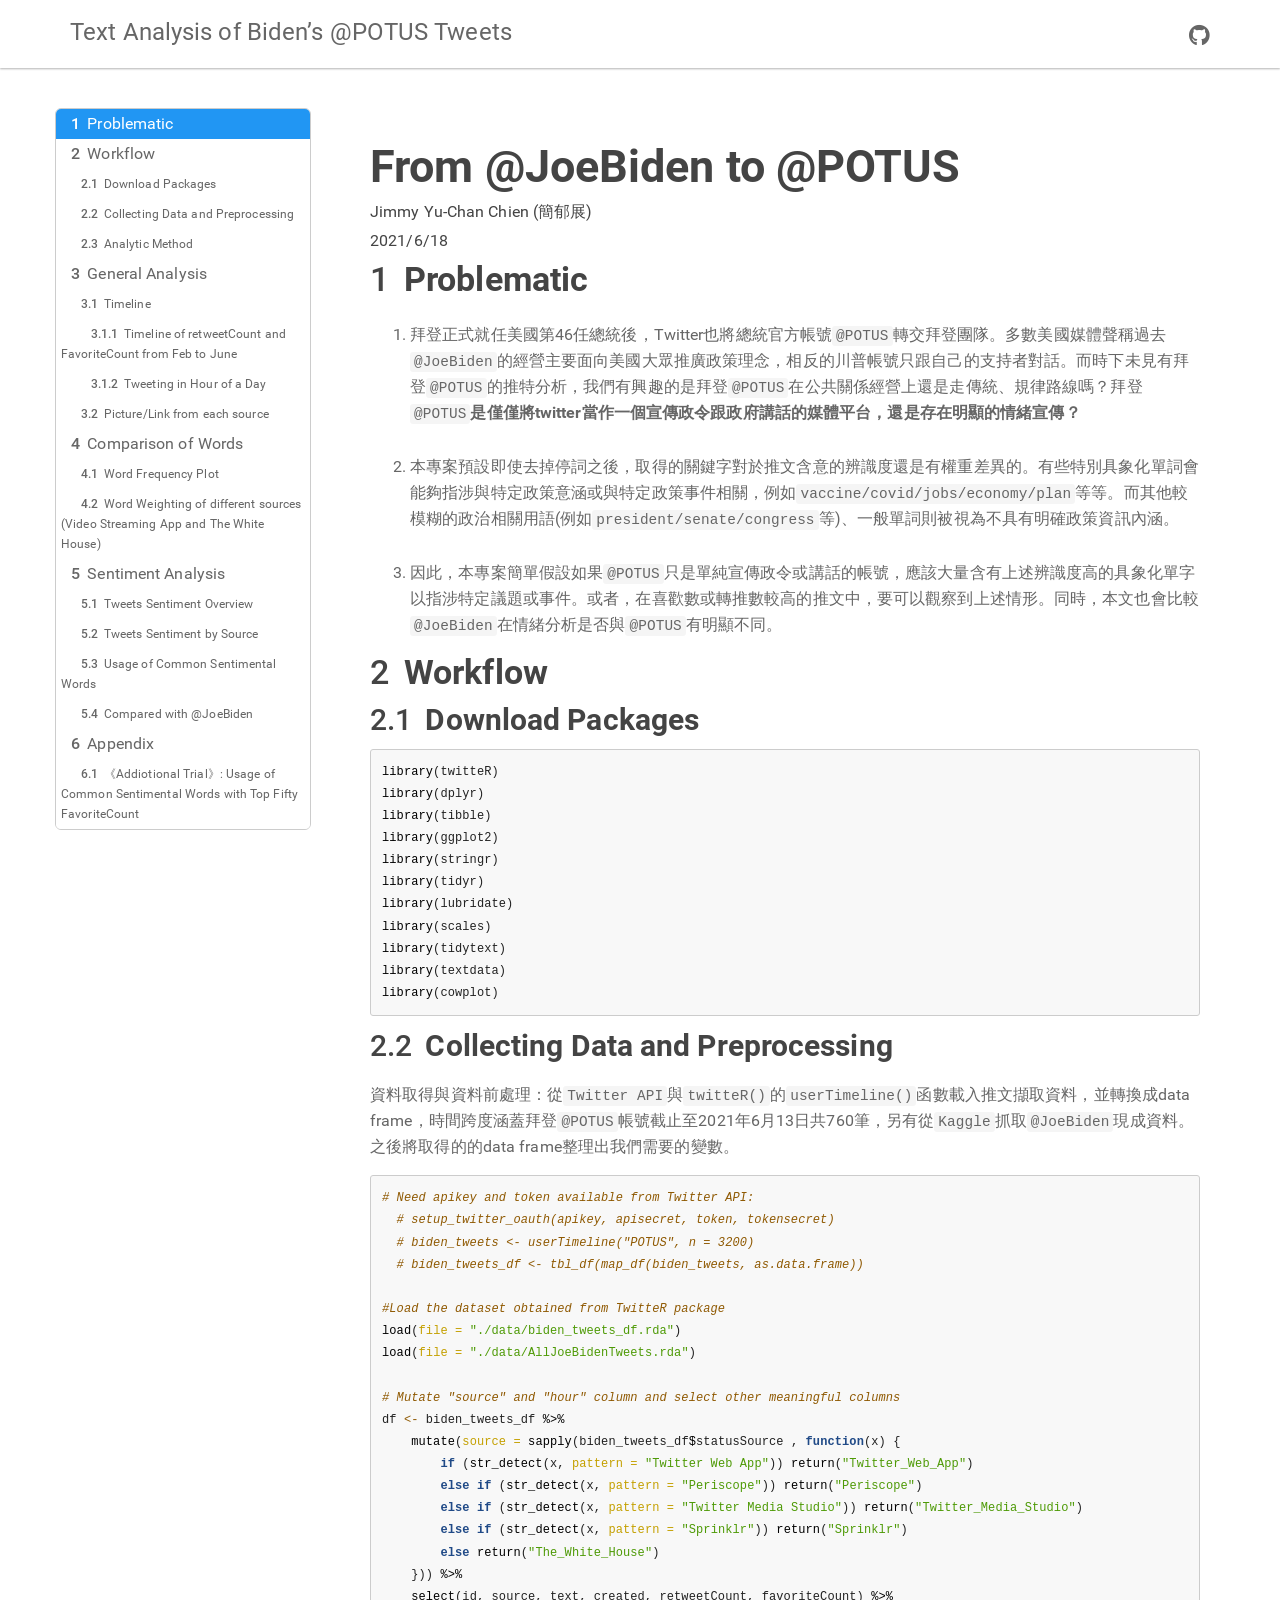
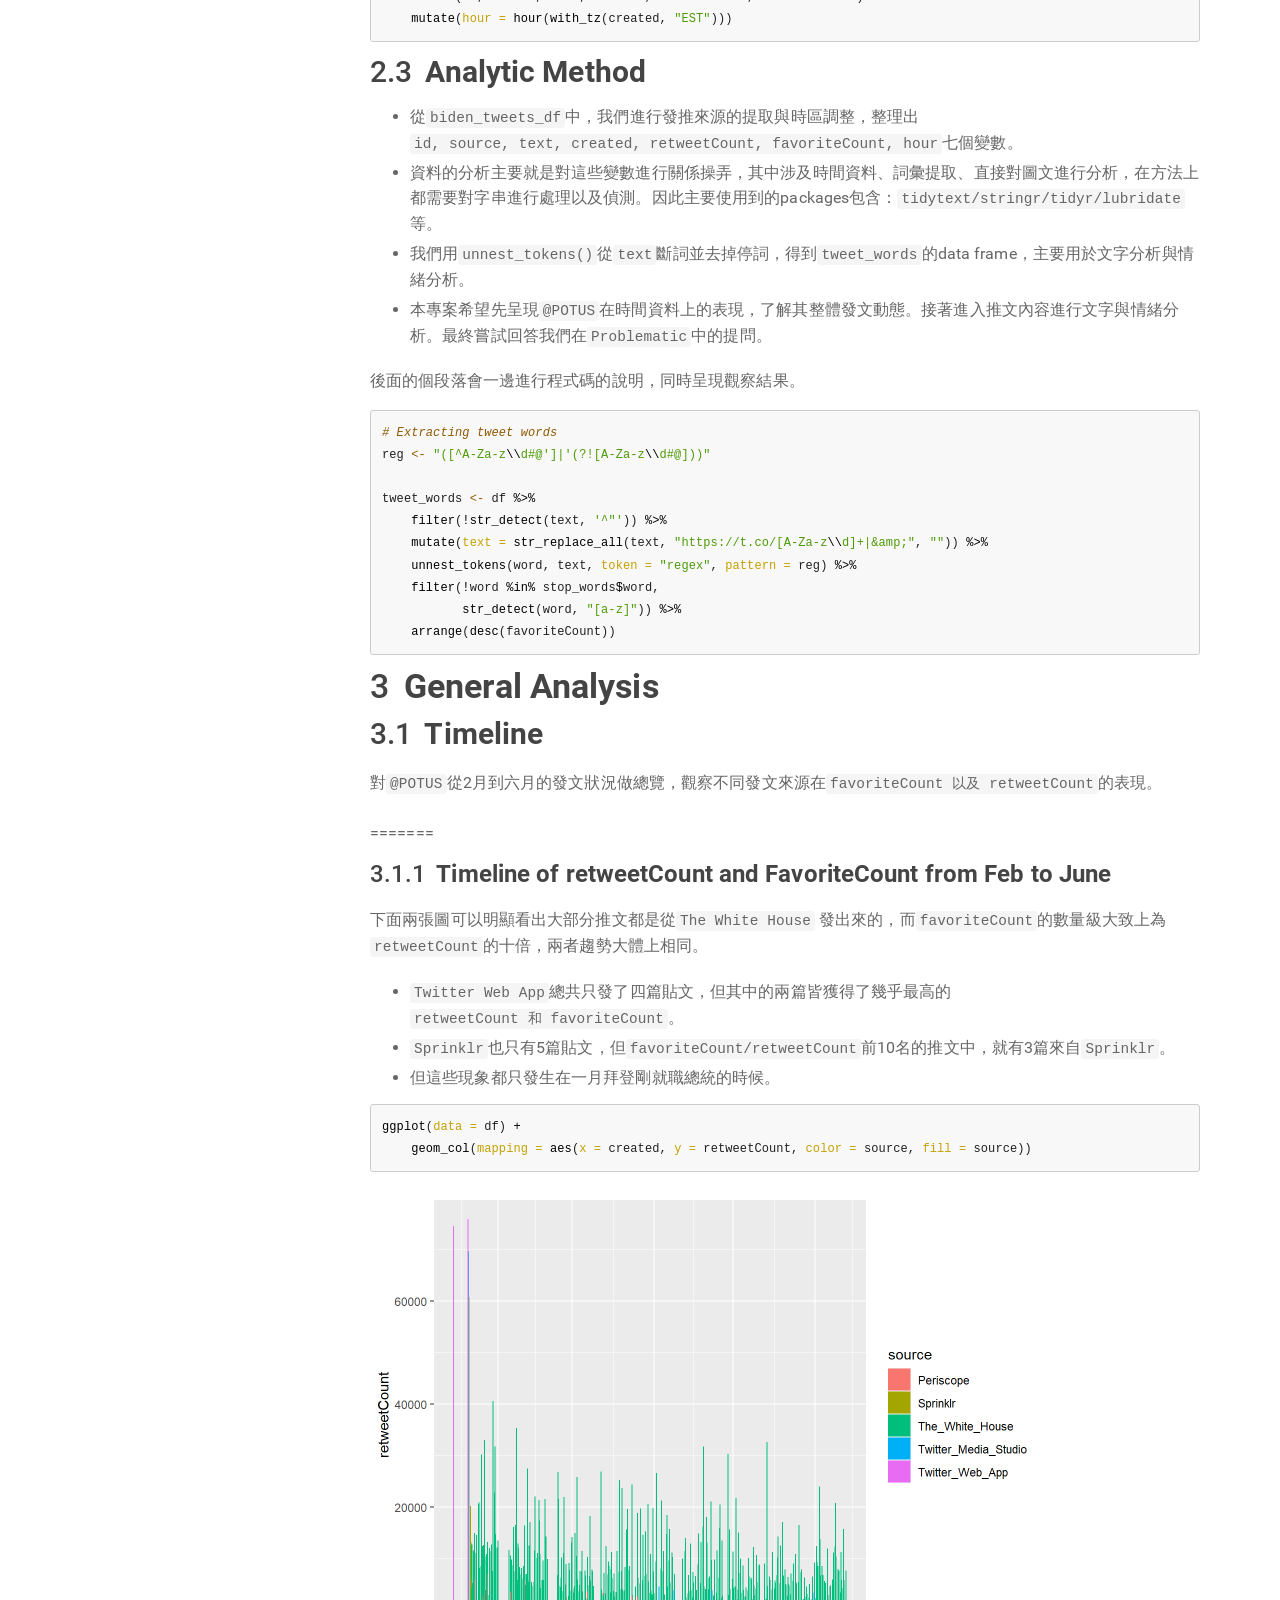
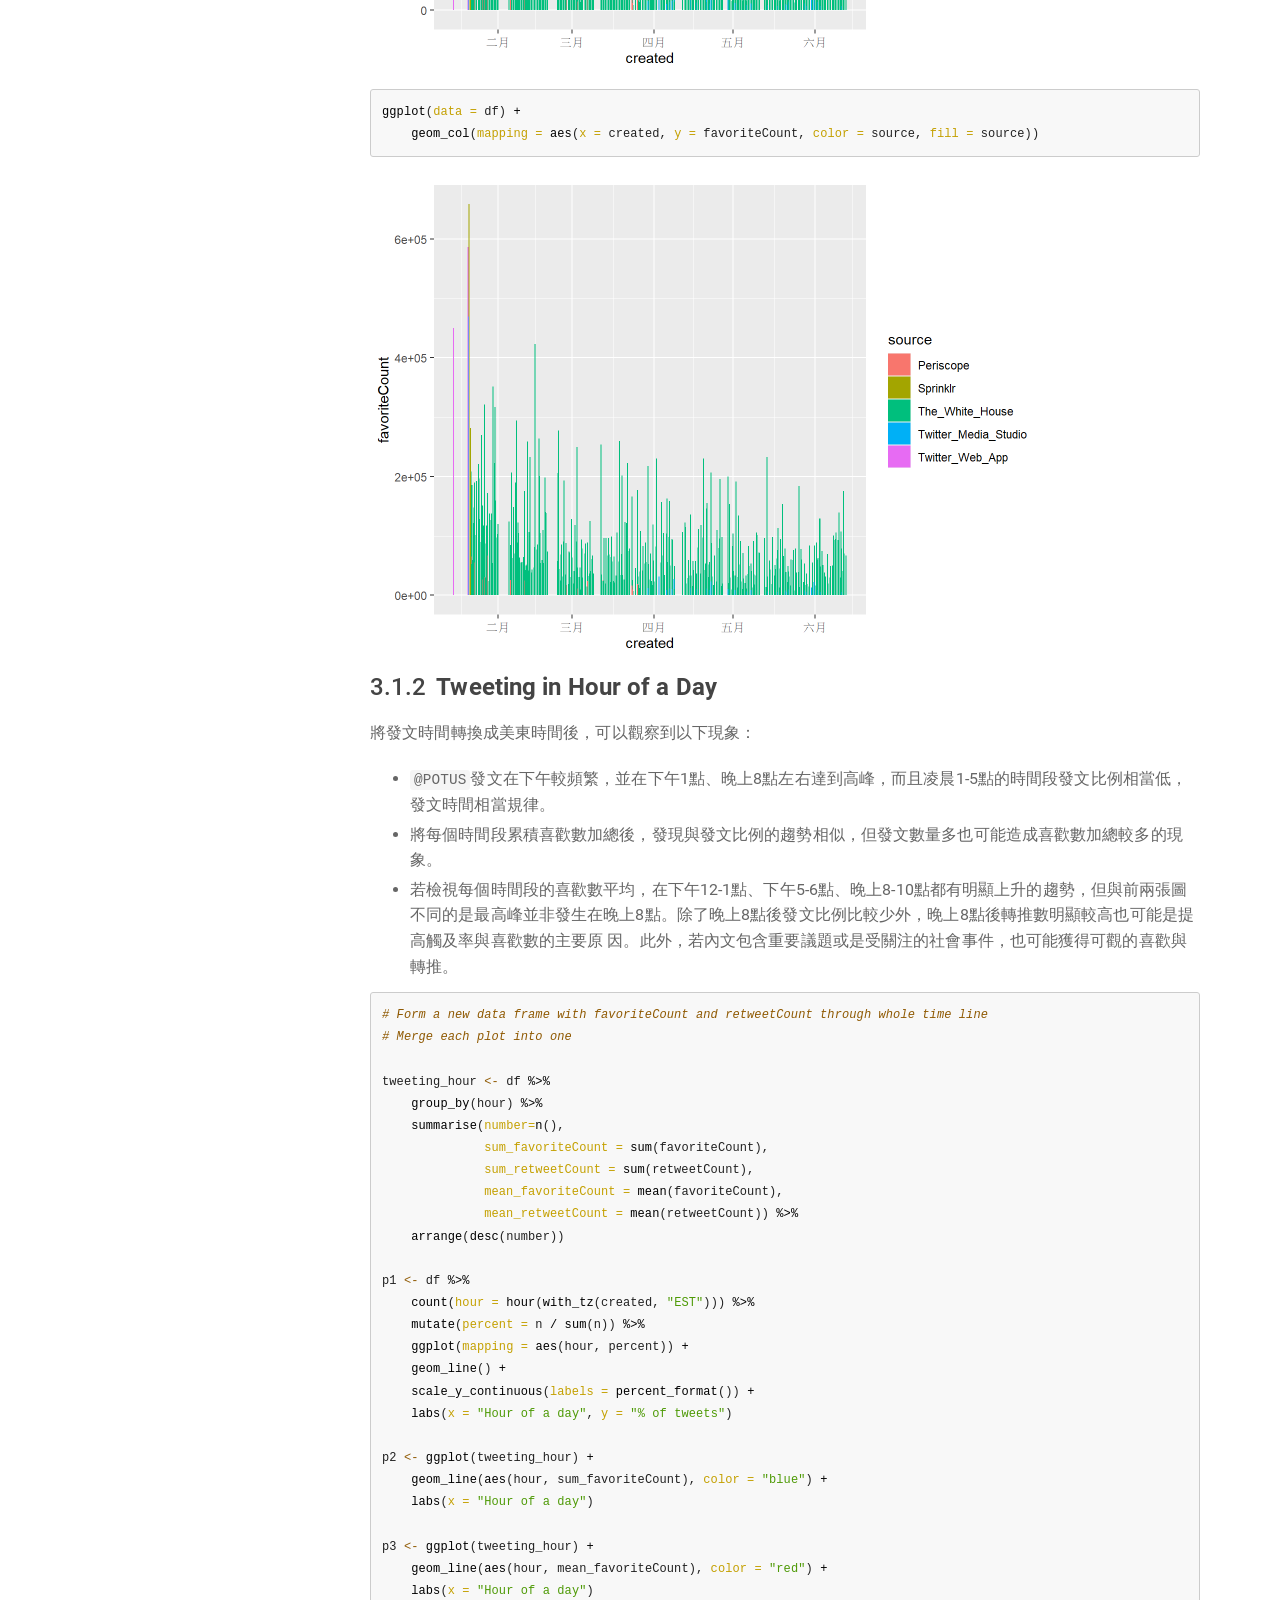
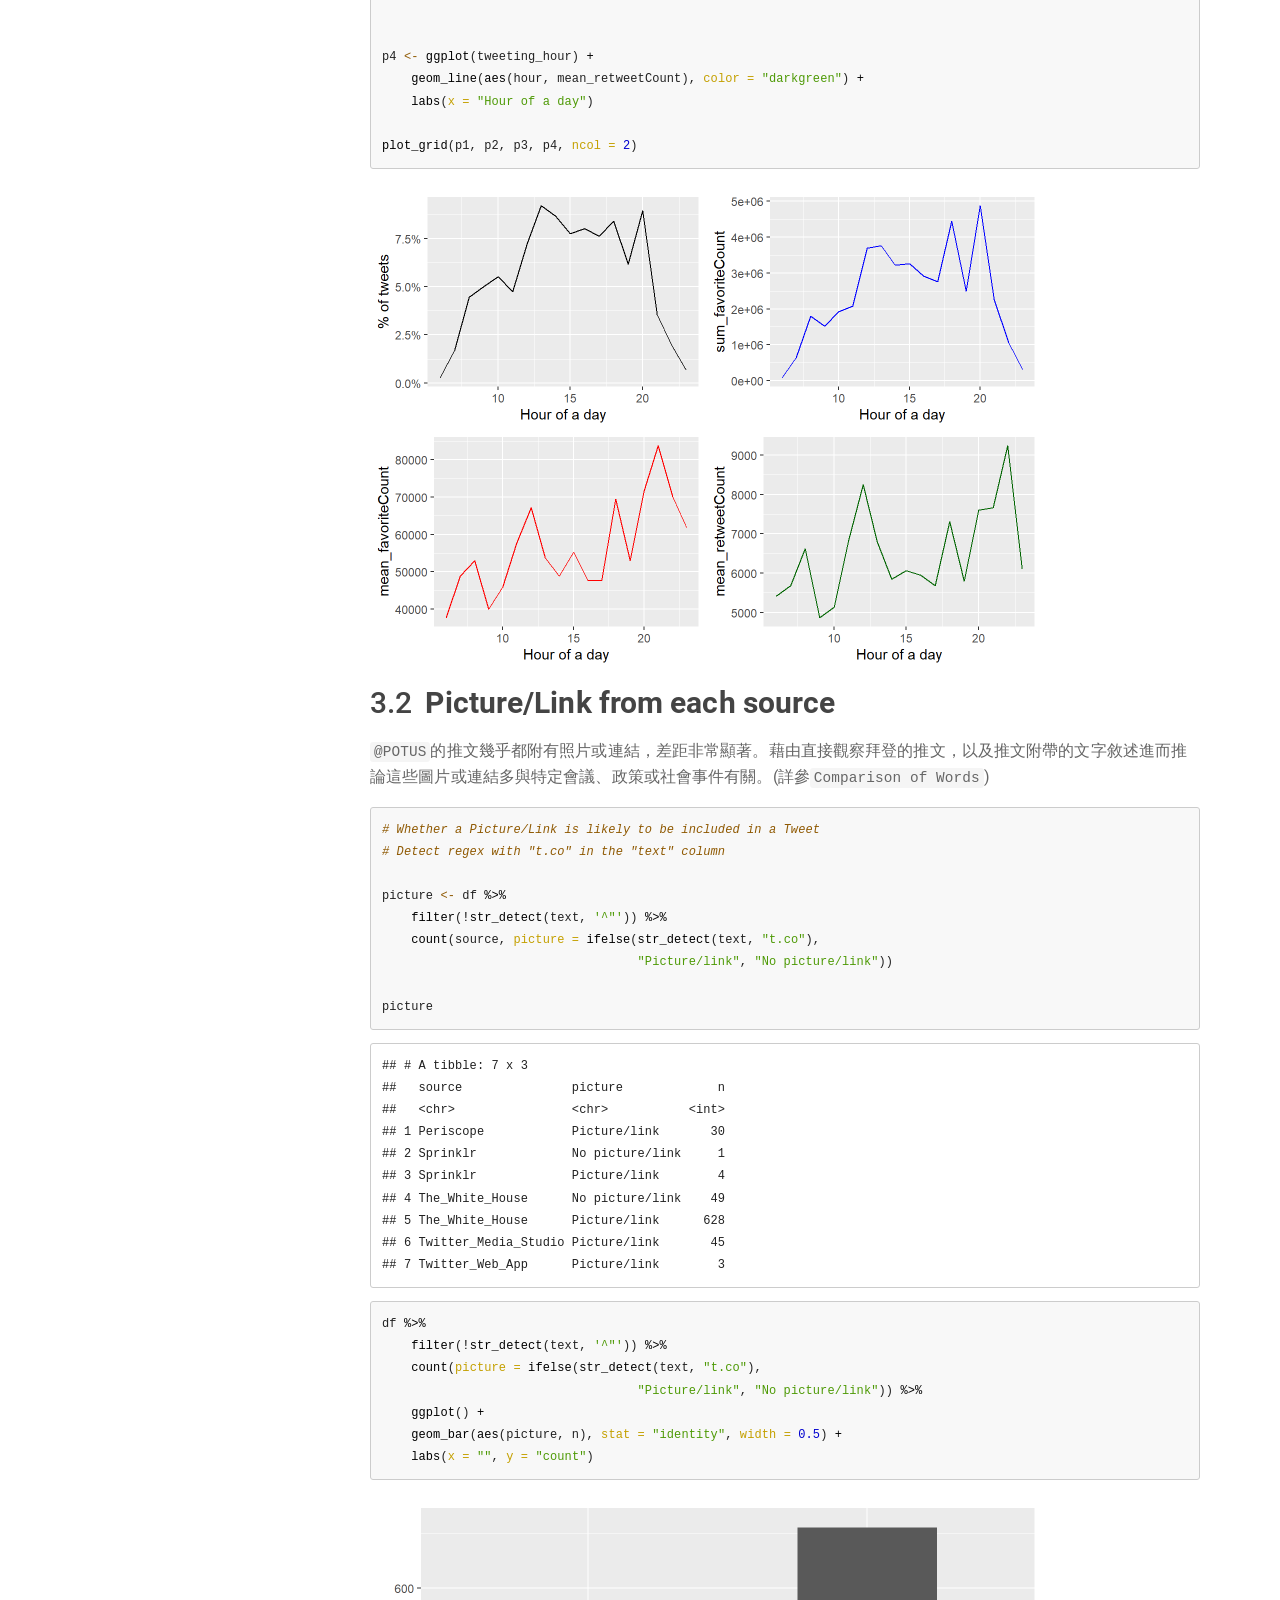
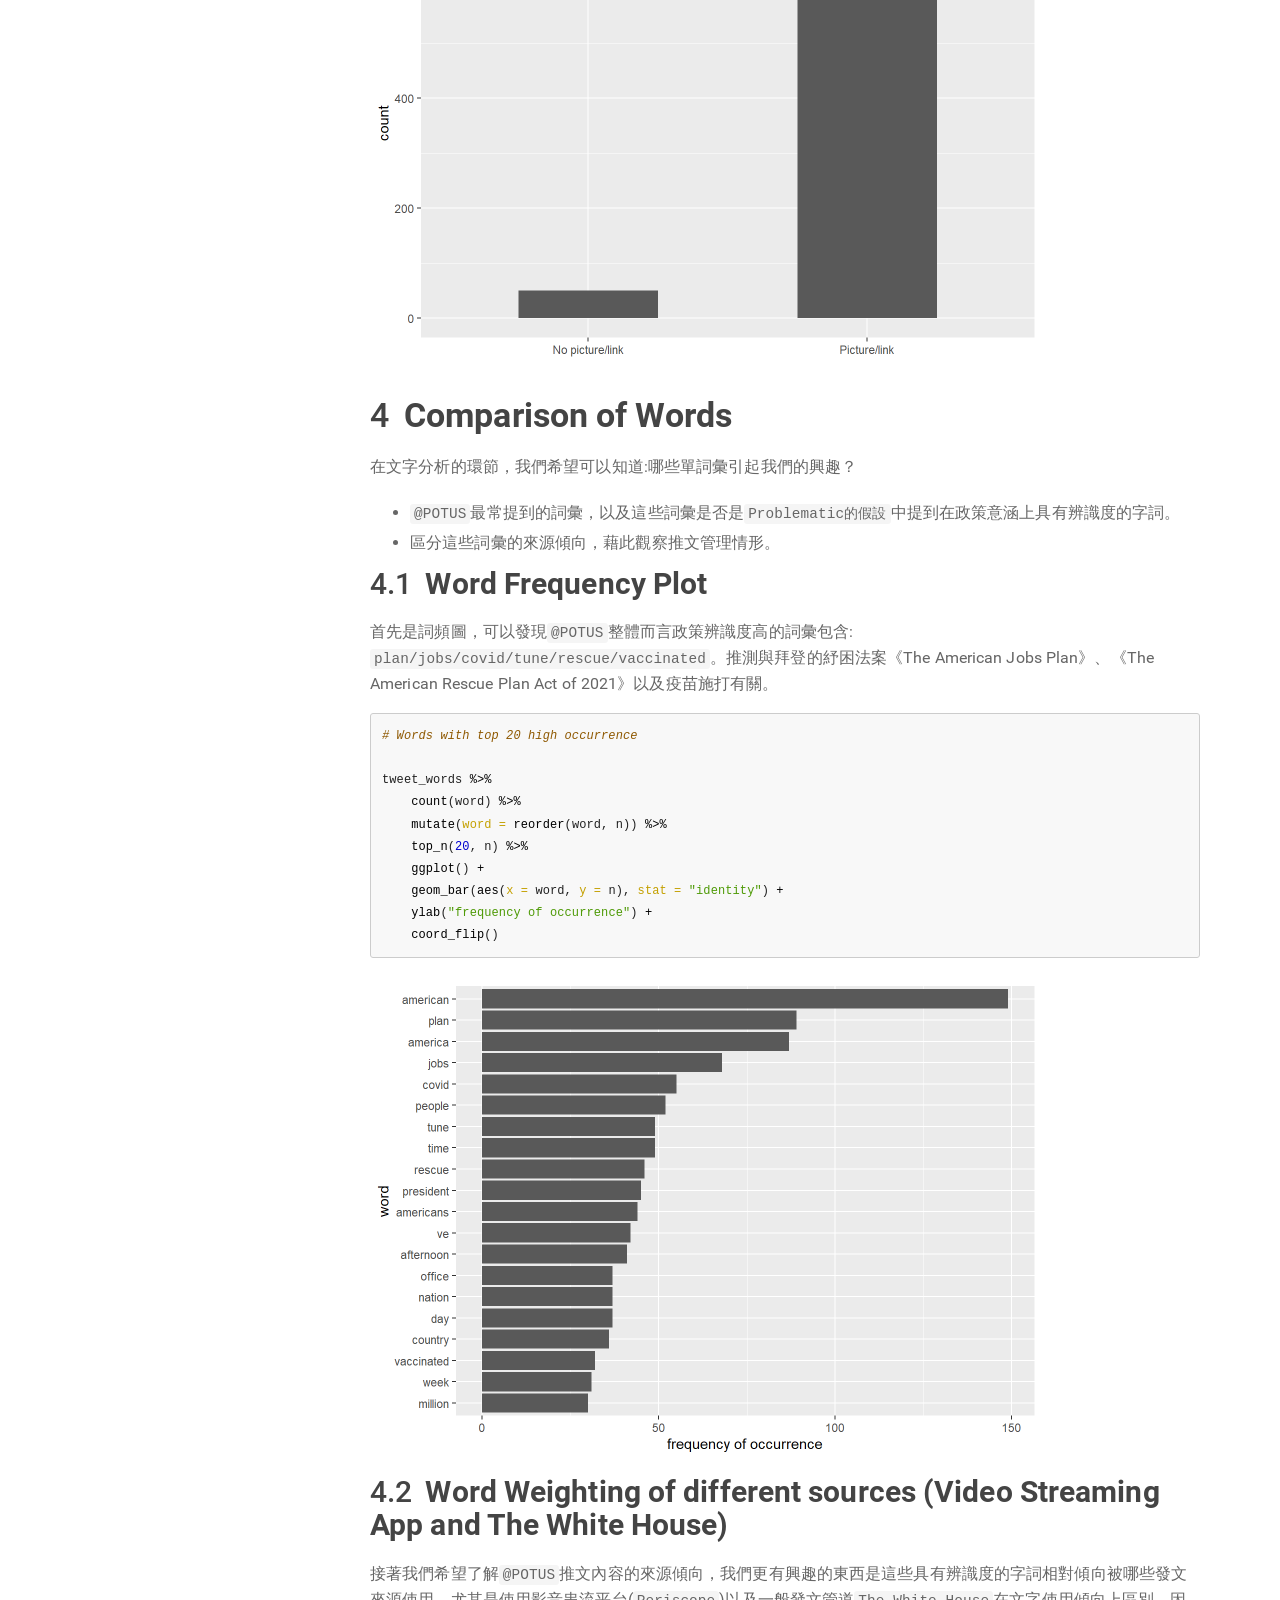
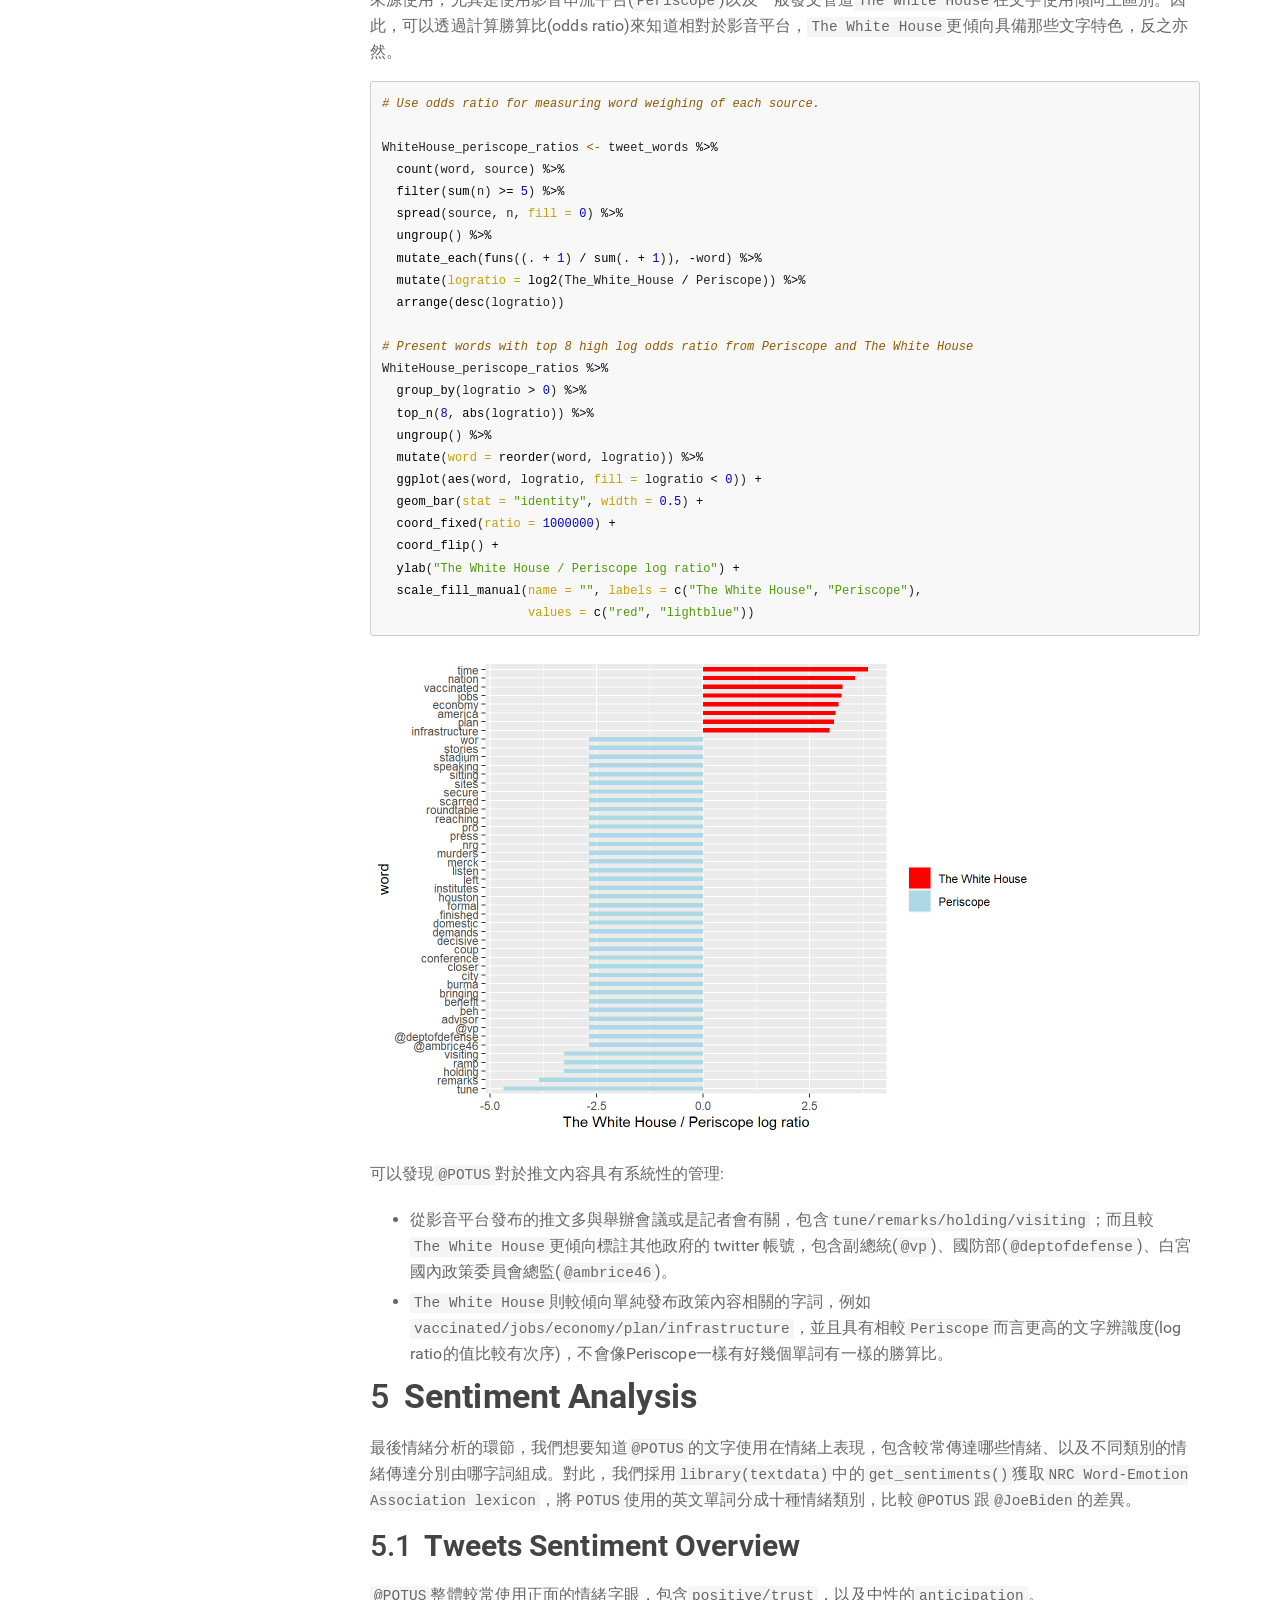
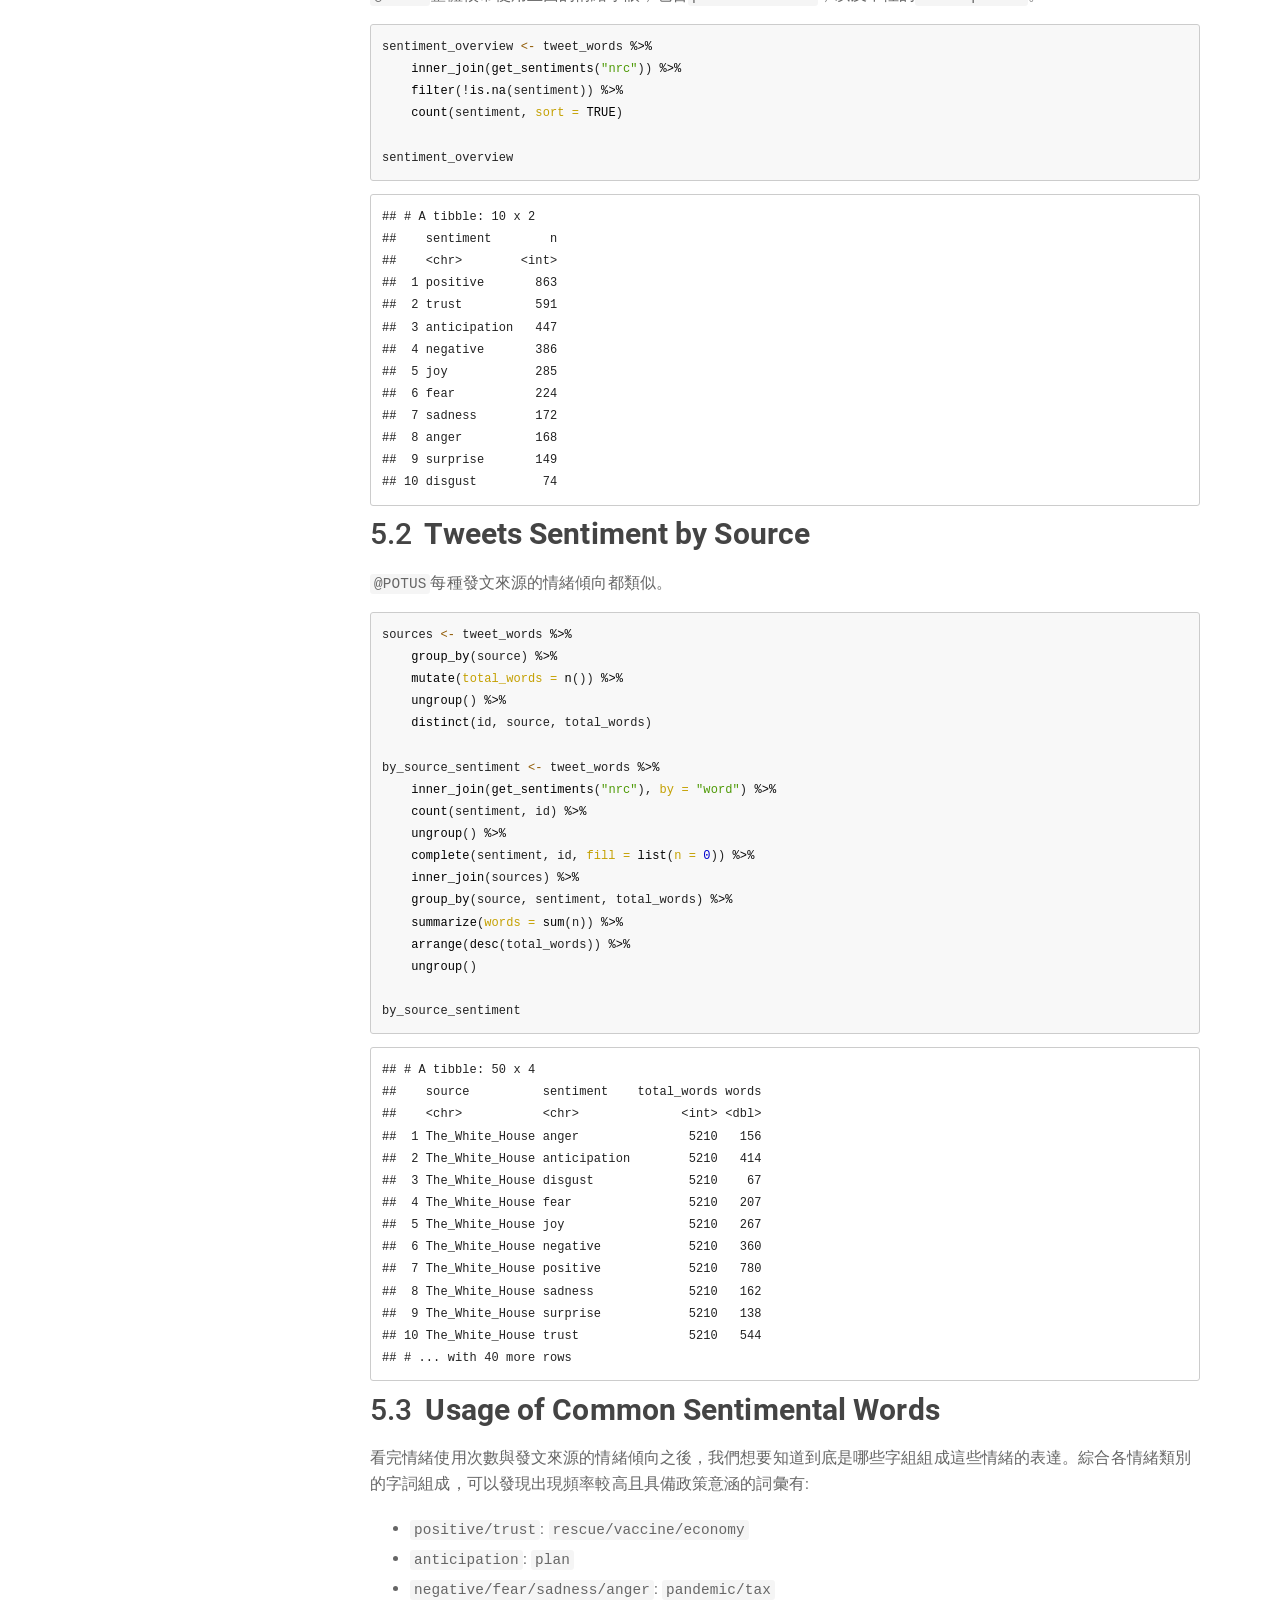
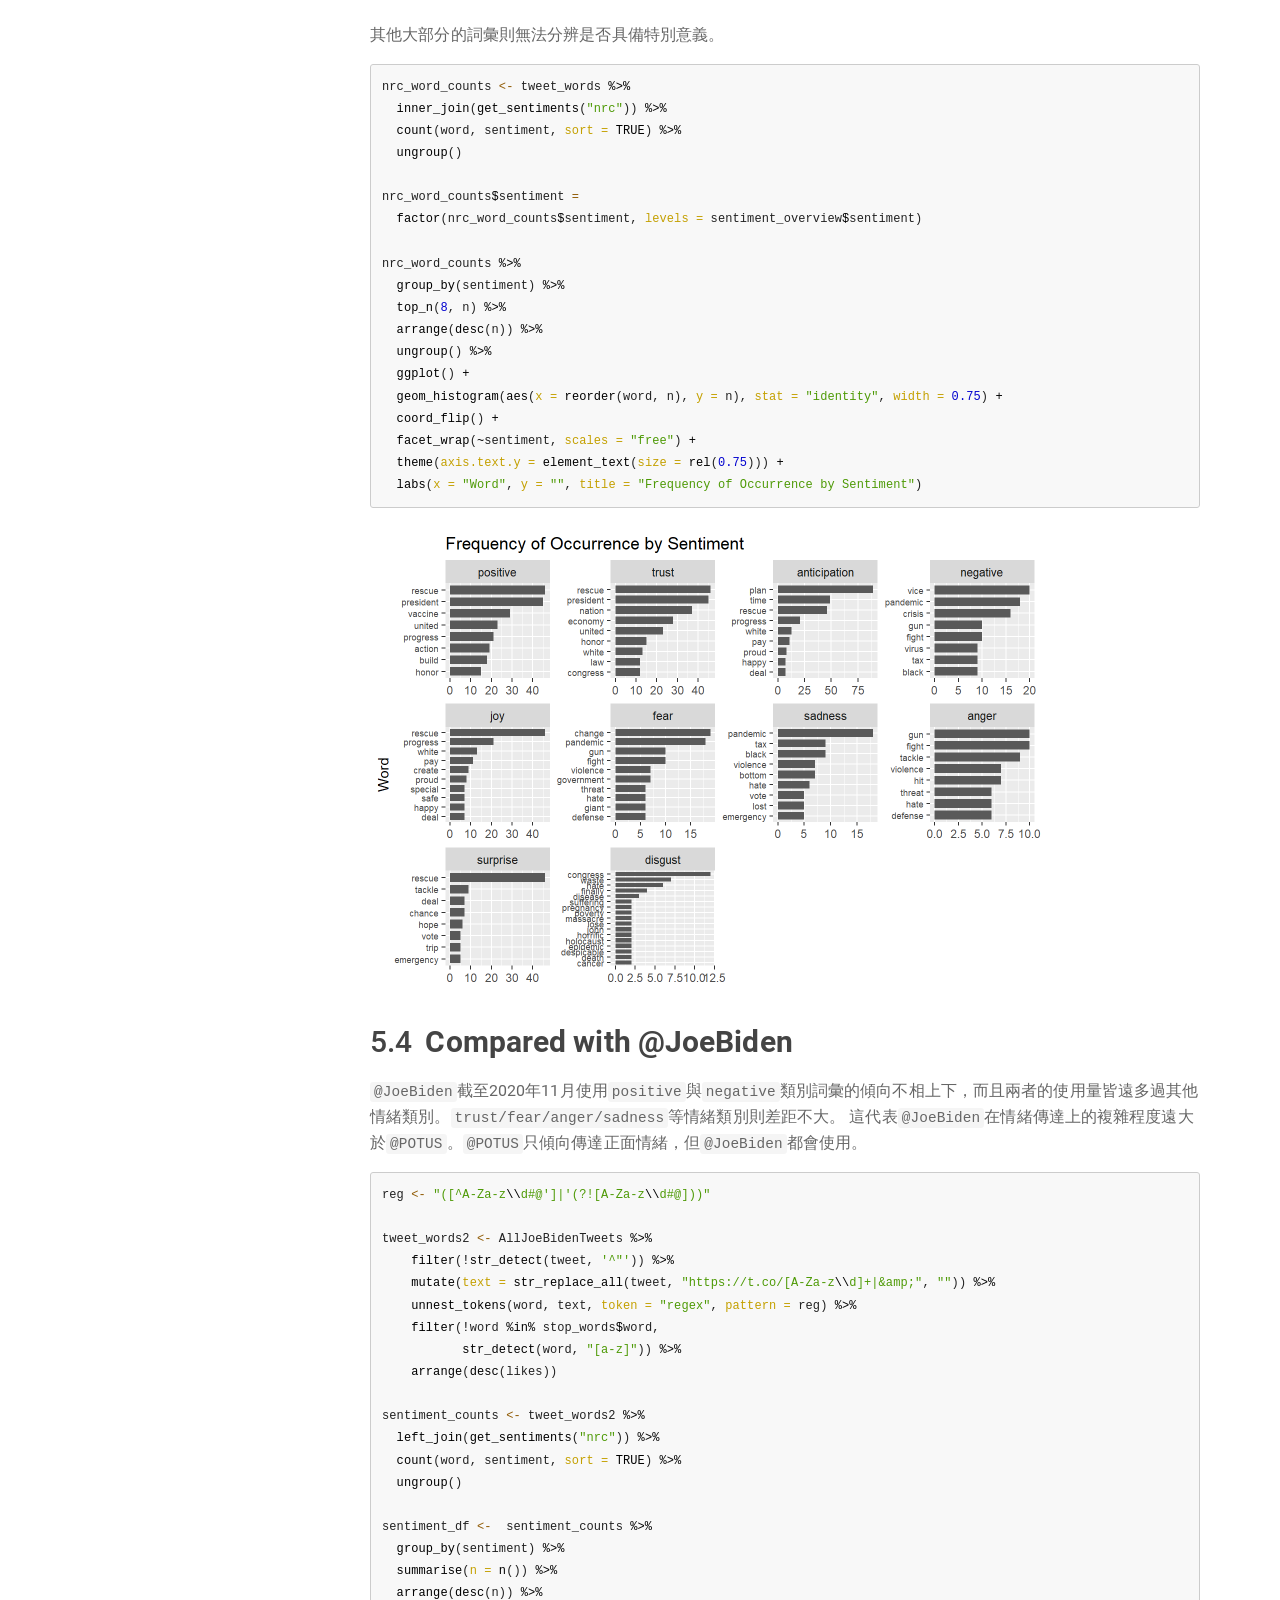
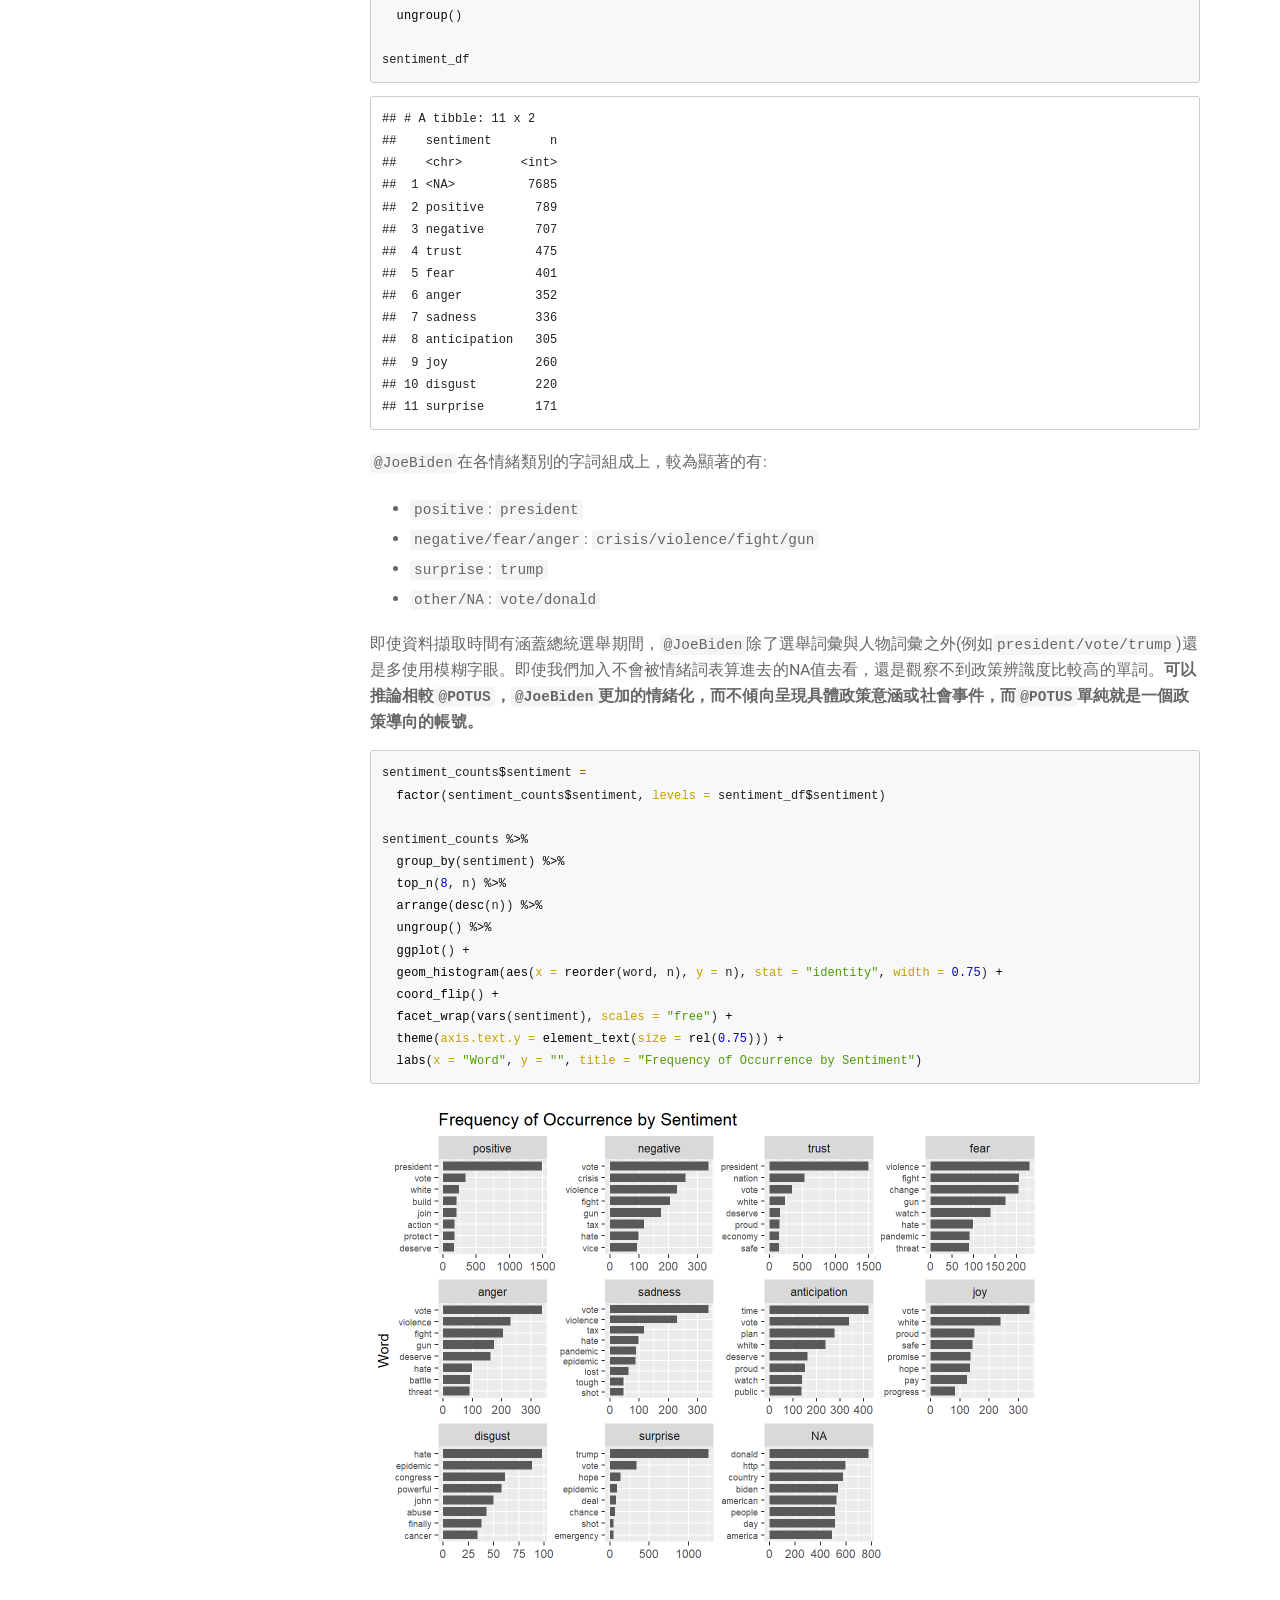
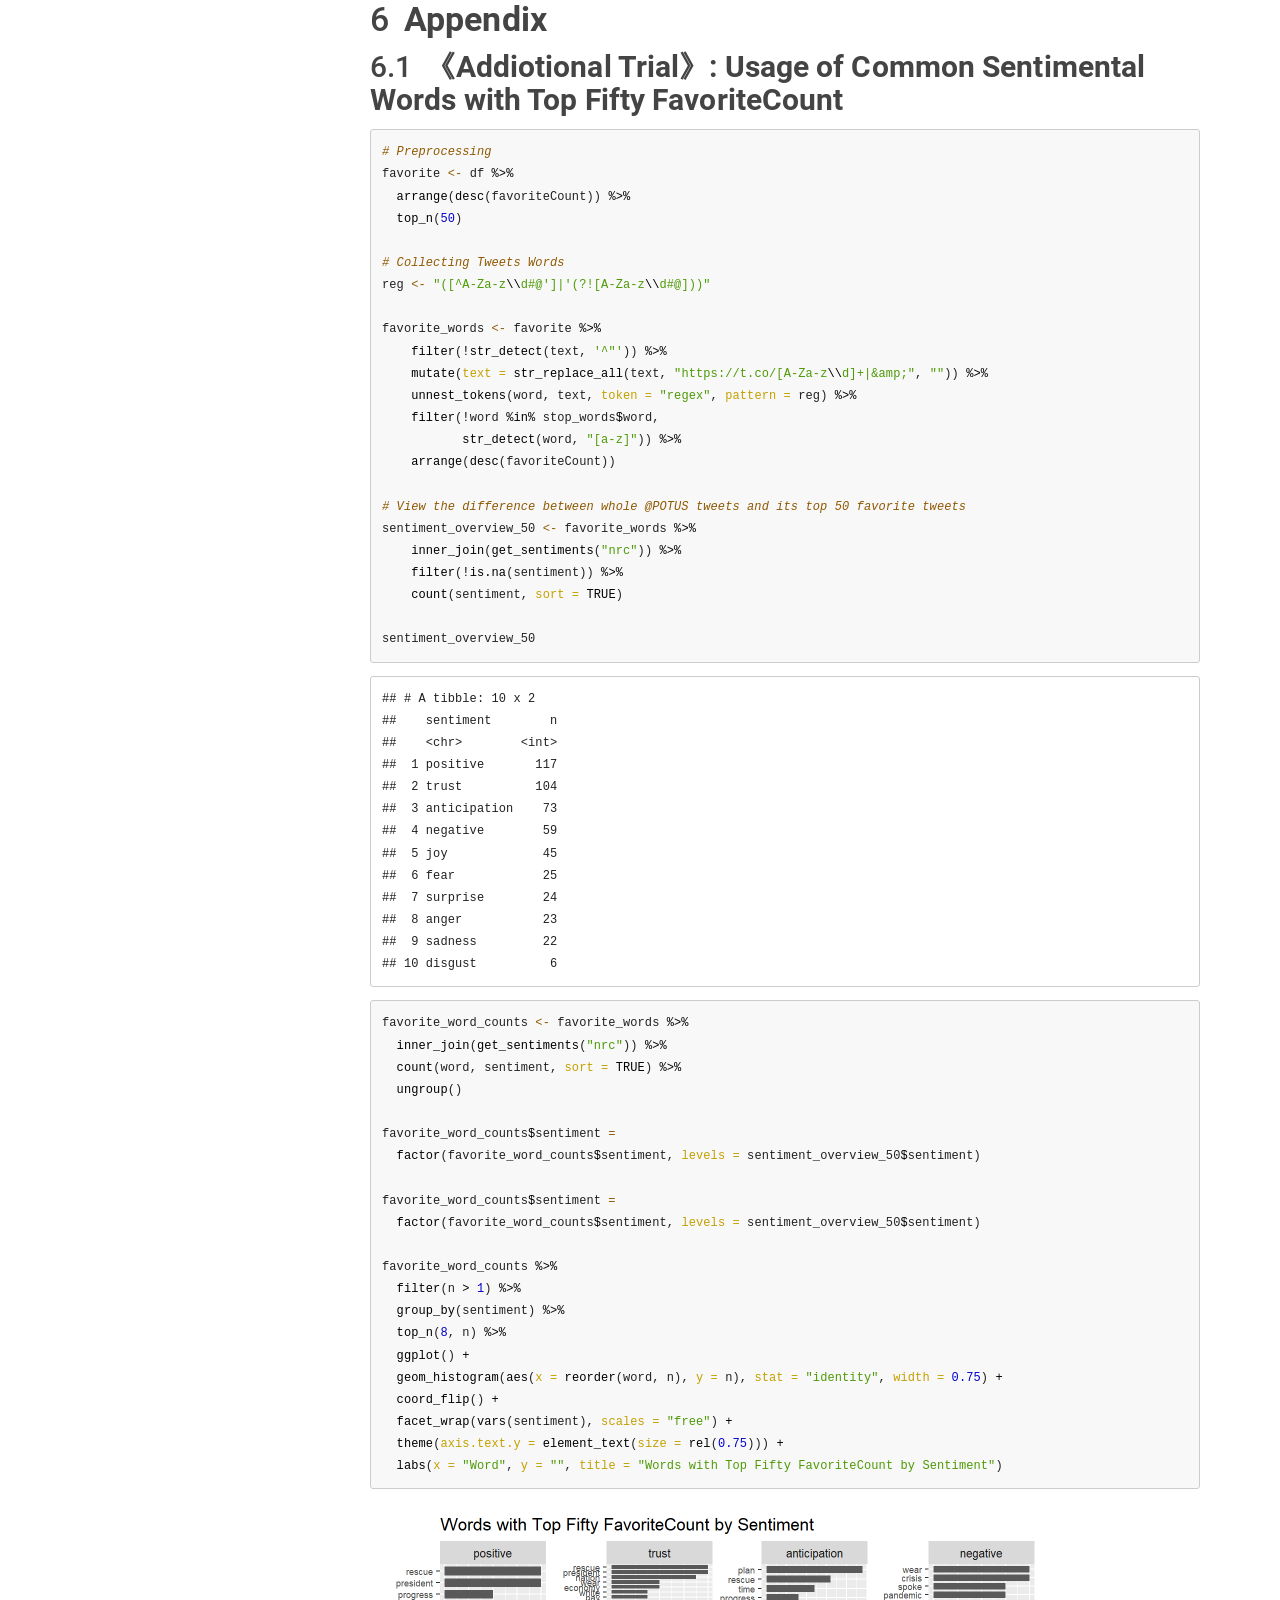
<file: index.html>
<!DOCTYPE html>

<html>

<head>

<meta charset="utf-8" />
<meta name="generator" content="pandoc" />
<meta http-equiv="X-UA-Compatible" content="IE=EDGE" />


<meta name="author" content="Jimmy Yu-Chan Chien (簡郁展)" />


<title>From @JoeBiden to @POTUS</title>

<script src="site_libs/header-attrs-2.11/header-attrs.js"></script>
<script src="site_libs/jquery-3.6.0/jquery-3.6.0.min.js"></script>
<meta name="viewport" content="width=device-width, initial-scale=1" />
<link href="site_libs/bootstrap-3.3.5/css/paper.min.css" rel="stylesheet" />
<script src="site_libs/bootstrap-3.3.5/js/bootstrap.min.js"></script>
<script src="site_libs/bootstrap-3.3.5/shim/html5shiv.min.js"></script>
<script src="site_libs/bootstrap-3.3.5/shim/respond.min.js"></script>
<style>h1 {font-size: 34px;}
       h1.title {font-size: 38px;}
       h2 {font-size: 30px;}
       h3 {font-size: 24px;}
       h4 {font-size: 18px;}
       h5 {font-size: 16px;}
       h6 {font-size: 12px;}
       code {color: inherit; background-color: rgba(0, 0, 0, 0.04);}
       pre:not([class]) { background-color: white }</style>
<script src="site_libs/jqueryui-1.11.4/jquery-ui.min.js"></script>
<link href="site_libs/tocify-1.9.1/jquery.tocify.css" rel="stylesheet" />
<script src="site_libs/tocify-1.9.1/jquery.tocify.js"></script>
<script src="site_libs/navigation-1.1/tabsets.js"></script>
<link href="site_libs/font-awesome-5.1.0/css/all.css" rel="stylesheet" />
<link href="site_libs/font-awesome-5.1.0/css/v4-shims.css" rel="stylesheet" />

<style type="text/css">
  code{white-space: pre-wrap;}
  span.smallcaps{font-variant: small-caps;}
  span.underline{text-decoration: underline;}
  div.column{display: inline-block; vertical-align: top; width: 50%;}
  div.hanging-indent{margin-left: 1.5em; text-indent: -1.5em;}
  ul.task-list{list-style: none;}
    </style>


<style type="text/css">
  code {
    white-space: pre;
  }
  .sourceCode {
    overflow: visible;
  }
</style>
<style type="text/css" data-origin="pandoc">
pre > code.sourceCode { white-space: pre; position: relative; }
pre > code.sourceCode > span { display: inline-block; line-height: 1.25; }
pre > code.sourceCode > span:empty { height: 1.2em; }
.sourceCode { overflow: visible; }
code.sourceCode > span { color: inherit; text-decoration: inherit; }
div.sourceCode { margin: 1em 0; }
pre.sourceCode { margin: 0; }
@media screen {
div.sourceCode { overflow: auto; }
}
@media print {
pre > code.sourceCode { white-space: pre-wrap; }
pre > code.sourceCode > span { text-indent: -5em; padding-left: 5em; }
}
pre.numberSource code
  { counter-reset: source-line 0; }
pre.numberSource code > span
  { position: relative; left: -4em; counter-increment: source-line; }
pre.numberSource code > span > a:first-child::before
  { content: counter(source-line);
    position: relative; left: -1em; text-align: right; vertical-align: baseline;
    border: none; display: inline-block;
    -webkit-touch-callout: none; -webkit-user-select: none;
    -khtml-user-select: none; -moz-user-select: none;
    -ms-user-select: none; user-select: none;
    padding: 0 4px; width: 4em;
    color: #aaaaaa;
  }
pre.numberSource { margin-left: 3em; border-left: 1px solid #aaaaaa;  padding-left: 4px; }
div.sourceCode
  {  background-color: #f8f8f8; }
@media screen {
pre > code.sourceCode > span > a:first-child::before { text-decoration: underline; }
}
code span.al { color: #ef2929; } /* Alert */
code span.an { color: #8f5902; font-weight: bold; font-style: italic; } /* Annotation */
code span.at { color: #c4a000; } /* Attribute */
code span.bn { color: #0000cf; } /* BaseN */
code span.cf { color: #204a87; font-weight: bold; } /* ControlFlow */
code span.ch { color: #4e9a06; } /* Char */
code span.cn { color: #000000; } /* Constant */
code span.co { color: #8f5902; font-style: italic; } /* Comment */
code span.cv { color: #8f5902; font-weight: bold; font-style: italic; } /* CommentVar */
code span.do { color: #8f5902; font-weight: bold; font-style: italic; } /* Documentation */
code span.dt { color: #204a87; } /* DataType */
code span.dv { color: #0000cf; } /* DecVal */
code span.er { color: #a40000; font-weight: bold; } /* Error */
code span.ex { } /* Extension */
code span.fl { color: #0000cf; } /* Float */
code span.fu { color: #000000; } /* Function */
code span.im { } /* Import */
code span.in { color: #8f5902; font-weight: bold; font-style: italic; } /* Information */
code span.kw { color: #204a87; font-weight: bold; } /* Keyword */
code span.op { color: #ce5c00; font-weight: bold; } /* Operator */
code span.ot { color: #8f5902; } /* Other */
code span.pp { color: #8f5902; font-style: italic; } /* Preprocessor */
code span.sc { color: #000000; } /* SpecialChar */
code span.ss { color: #4e9a06; } /* SpecialString */
code span.st { color: #4e9a06; } /* String */
code span.va { color: #000000; } /* Variable */
code span.vs { color: #4e9a06; } /* VerbatimString */
code span.wa { color: #8f5902; font-weight: bold; font-style: italic; } /* Warning */

</style>
<script>
// apply pandoc div.sourceCode style to pre.sourceCode instead
(function() {
  var sheets = document.styleSheets;
  for (var i = 0; i < sheets.length; i++) {
    if (sheets[i].ownerNode.dataset["origin"] !== "pandoc") continue;
    try { var rules = sheets[i].cssRules; } catch (e) { continue; }
    for (var j = 0; j < rules.length; j++) {
      var rule = rules[j];
      // check if there is a div.sourceCode rule
      if (rule.type !== rule.STYLE_RULE || rule.selectorText !== "div.sourceCode") continue;
      var style = rule.style.cssText;
      // check if color or background-color is set
      if (rule.style.color === '' && rule.style.backgroundColor === '') continue;
      // replace div.sourceCode by a pre.sourceCode rule
      sheets[i].deleteRule(j);
      sheets[i].insertRule('pre.sourceCode{' + style + '}', j);
    }
  }
})();
</script>




<link rel="stylesheet" href="style.css" type="text/css" />



<style type = "text/css">
.main-container {
  max-width: 940px;
  margin-left: auto;
  margin-right: auto;
}
img {
  max-width:100%;
}
.tabbed-pane {
  padding-top: 12px;
}
.html-widget {
  margin-bottom: 20px;
}
button.code-folding-btn:focus {
  outline: none;
}
summary {
  display: list-item;
}
pre code {
  padding: 0;
}
</style>


<style type="text/css">
.dropdown-submenu {
  position: relative;
}
.dropdown-submenu>.dropdown-menu {
  top: 0;
  left: 100%;
  margin-top: -6px;
  margin-left: -1px;
  border-radius: 0 6px 6px 6px;
}
.dropdown-submenu:hover>.dropdown-menu {
  display: block;
}
.dropdown-submenu>a:after {
  display: block;
  content: " ";
  float: right;
  width: 0;
  height: 0;
  border-color: transparent;
  border-style: solid;
  border-width: 5px 0 5px 5px;
  border-left-color: #cccccc;
  margin-top: 5px;
  margin-right: -10px;
}
.dropdown-submenu:hover>a:after {
  border-left-color: #adb5bd;
}
.dropdown-submenu.pull-left {
  float: none;
}
.dropdown-submenu.pull-left>.dropdown-menu {
  left: -100%;
  margin-left: 10px;
  border-radius: 6px 0 6px 6px;
}
</style>

<script type="text/javascript">
// manage active state of menu based on current page
$(document).ready(function () {
  // active menu anchor
  href = window.location.pathname
  href = href.substr(href.lastIndexOf('/') + 1)
  if (href === "")
    href = "index.html";
  var menuAnchor = $('a[href="' + href + '"]');

  // mark it active
  menuAnchor.tab('show');

  // if it's got a parent navbar menu mark it active as well
  menuAnchor.closest('li.dropdown').addClass('active');

  // Navbar adjustments
  var navHeight = $(".navbar").first().height() + 15;
  var style = document.createElement('style');
  var pt = "padding-top: " + navHeight + "px; ";
  var mt = "margin-top: -" + navHeight + "px; ";
  var css = "";
  // offset scroll position for anchor links (for fixed navbar)
  for (var i = 1; i <= 6; i++) {
    css += ".section h" + i + "{ " + pt + mt + "}\n";
  }
  style.innerHTML = "body {" + pt + "padding-bottom: 40px; }\n" + css;
  document.head.appendChild(style);
});
</script>

<!-- tabsets -->

<style type="text/css">
.tabset-dropdown > .nav-tabs {
  display: inline-table;
  max-height: 500px;
  min-height: 44px;
  overflow-y: auto;
  border: 1px solid #ddd;
  border-radius: 4px;
}

.tabset-dropdown > .nav-tabs > li.active:before {
  content: "";
  font-family: 'Glyphicons Halflings';
  display: inline-block;
  padding: 10px;
  border-right: 1px solid #ddd;
}

.tabset-dropdown > .nav-tabs.nav-tabs-open > li.active:before {
  content: "&#xe258;";
  border: none;
}

.tabset-dropdown > .nav-tabs.nav-tabs-open:before {
  content: "";
  font-family: 'Glyphicons Halflings';
  display: inline-block;
  padding: 10px;
  border-right: 1px solid #ddd;
}

.tabset-dropdown > .nav-tabs > li.active {
  display: block;
}

.tabset-dropdown > .nav-tabs > li > a,
.tabset-dropdown > .nav-tabs > li > a:focus,
.tabset-dropdown > .nav-tabs > li > a:hover {
  border: none;
  display: inline-block;
  border-radius: 4px;
  background-color: transparent;
}

.tabset-dropdown > .nav-tabs.nav-tabs-open > li {
  display: block;
  float: none;
}

.tabset-dropdown > .nav-tabs > li {
  display: none;
}
</style>

<!-- code folding -->



<style type="text/css">

#TOC {
  margin: 25px 0px 20px 0px;
}
@media (max-width: 768px) {
#TOC {
  position: relative;
  width: 100%;
}
}

@media print {
.toc-content {
  /* see https://github.com/w3c/csswg-drafts/issues/4434 */
  float: right;
}
}

.toc-content {
  padding-left: 30px;
  padding-right: 40px;
}

div.main-container {
  max-width: 1200px;
}

div.tocify {
  width: 20%;
  max-width: 260px;
  max-height: 85%;
}

@media (min-width: 768px) and (max-width: 991px) {
  div.tocify {
    width: 25%;
  }
}

@media (max-width: 767px) {
  div.tocify {
    width: 100%;
    max-width: none;
  }
}

.tocify ul, .tocify li {
  line-height: 20px;
}

.tocify-subheader .tocify-item {
  font-size: 0.90em;
}

.tocify .list-group-item {
  border-radius: 0px;
}

.tocify-subheader {
  display: inline;
}
.tocify-subheader .tocify-item {
  font-size: 0.95em;
}

</style>



</head>

<body>


<div class="container-fluid main-container">


<!-- setup 3col/9col grid for toc_float and main content  -->
<div class="row">
<div class="col-xs-12 col-sm-4 col-md-3">
<div id="TOC" class="tocify">
</div>
</div>

<div class="toc-content col-xs-12 col-sm-8 col-md-9">




<div class="navbar navbar-default  navbar-fixed-top" role="navigation">
  <div class="container">
    <div class="navbar-header">
      <button type="button" class="navbar-toggle collapsed" data-toggle="collapse" data-target="#navbar">
        <span class="icon-bar"></span>
        <span class="icon-bar"></span>
        <span class="icon-bar"></span>
      </button>
      <a class="navbar-brand" href="index.html">Text Analysis of Biden’s @POTUS Tweets</a>
    </div>
    <div id="navbar" class="navbar-collapse collapse">
      <ul class="nav navbar-nav">
        
      </ul>
      <ul class="nav navbar-nav navbar-right">
        <li>
  <a href="https://github.com/jycc-267/Biden-Tweets-Analysis/">
    <span class="fab fa-github fa-lg"></span>
     
  </a>
</li>
      </ul>
    </div><!--/.nav-collapse -->
  </div><!--/.container -->
</div><!--/.navbar -->

<div id="header">



<h1 class="title toc-ignore">From <span class="citation">@JoeBiden</span> to <span class="citation">@POTUS</span></h1>
<h4 class="author">Jimmy Yu-Chan Chien (簡郁展)</h4>
<h4 class="date">2021/6/18</h4>

</div>


<div id="problematic" class="section level1" number="1">
<h1 number="1"><span class="header-section-number">1</span> Problematic</h1>
<ol style="list-style-type: decimal">
<li><p>拜登正式就任美國第46任總統後，Twitter也將總統官方帳號<code>@POTUS</code>轉交拜登團隊。多數美國媒體聲稱過去<code>@JoeBiden</code>的經營主要面向美國大眾推廣政策理念，相反的川普帳號只跟自己的支持者對話。而時下未見有拜登<code>@POTUS</code>的推特分析，我們有興趣的是拜登<code>@POTUS</code>在公共關係經營上還是走傳統、規律路線嗎？拜登<code>@POTUS</code><strong>是僅僅將twitter當作一個宣傳政令跟政府講話的媒體平台，還是存在明顯的情緒宣傳？</strong></p></li>
<li><p>本專案預設即使去掉停詞之後，取得的關鍵字對於推文含意的辨識度還是有權重差異的。有些特別具象化單詞會能夠指涉與特定政策意涵或與特定政策事件相關，例如<code>vaccine/covid/jobs/economy/plan</code>等等。而其他較模糊的政治相關用語(例如<code>president/senate/congress</code>等)、一般單詞則被視為不具有明確政策資訊內涵。</p></li>
<li><p>因此，本專案簡單假設如果<code>@POTUS</code>只是單純宣傳政令或講話的帳號，應該大量含有上述辨識度高的具象化單字以指涉特定議題或事件。或者，在喜歡數或轉推數較高的推文中，要可以觀察到上述情形。同時，本文也會比較<code>@JoeBiden</code>在情緒分析是否與<code>@POTUS</code>有明顯不同。</p></li>
</ol>
</div>
<div id="workflow" class="section level1" number="2">
<h1 number="2"><span class="header-section-number">2</span> Workflow</h1>
<div id="download-packages" class="section level2" number="2.1">
<h2 number="2.1"><span class="header-section-number">2.1</span> Download Packages</h2>
<div class="sourceCode" id="cb1"><pre class="sourceCode r"><code class="sourceCode r"><span id="cb1-1"><a href="#cb1-1" aria-hidden="true" tabindex="-1"></a><span class="fu">library</span>(twitteR)</span>
<span id="cb1-2"><a href="#cb1-2" aria-hidden="true" tabindex="-1"></a><span class="fu">library</span>(dplyr)</span>
<span id="cb1-3"><a href="#cb1-3" aria-hidden="true" tabindex="-1"></a><span class="fu">library</span>(tibble)</span>
<span id="cb1-4"><a href="#cb1-4" aria-hidden="true" tabindex="-1"></a><span class="fu">library</span>(ggplot2)</span>
<span id="cb1-5"><a href="#cb1-5" aria-hidden="true" tabindex="-1"></a><span class="fu">library</span>(stringr)</span>
<span id="cb1-6"><a href="#cb1-6" aria-hidden="true" tabindex="-1"></a><span class="fu">library</span>(tidyr)</span>
<span id="cb1-7"><a href="#cb1-7" aria-hidden="true" tabindex="-1"></a><span class="fu">library</span>(lubridate)</span>
<span id="cb1-8"><a href="#cb1-8" aria-hidden="true" tabindex="-1"></a><span class="fu">library</span>(scales)</span>
<span id="cb1-9"><a href="#cb1-9" aria-hidden="true" tabindex="-1"></a><span class="fu">library</span>(tidytext)</span>
<span id="cb1-10"><a href="#cb1-10" aria-hidden="true" tabindex="-1"></a><span class="fu">library</span>(textdata)</span>
<span id="cb1-11"><a href="#cb1-11" aria-hidden="true" tabindex="-1"></a><span class="fu">library</span>(cowplot)</span></code></pre></div>
</div>
<div id="collecting-data-and-preprocessing" class="section level2" number="2.2">
<h2 number="2.2"><span class="header-section-number">2.2</span> Collecting Data and Preprocessing</h2>
<p>資料取得與資料前處理：從<code>Twitter API</code>與<code>twitteR()</code>的<code>userTimeline()</code>函數載入推文擷取資料，並轉換成data frame，時間跨度涵蓋拜登<code>@POTUS</code>帳號截止至2021年6月13日共760筆，另有從<code>Kaggle</code>抓取<code>@JoeBiden</code>現成資料。之後將取得的的data frame整理出我們需要的變數。</p>
<div class="sourceCode" id="cb2"><pre class="sourceCode r"><code class="sourceCode r"><span id="cb2-1"><a href="#cb2-1" aria-hidden="true" tabindex="-1"></a><span class="co"># Need apikey and token available from Twitter API:</span></span>
<span id="cb2-2"><a href="#cb2-2" aria-hidden="true" tabindex="-1"></a>  <span class="co"># setup_twitter_oauth(apikey, apisecret, token, tokensecret)</span></span>
<span id="cb2-3"><a href="#cb2-3" aria-hidden="true" tabindex="-1"></a>  <span class="co"># biden_tweets &lt;- userTimeline(&quot;POTUS&quot;, n = 3200)</span></span>
<span id="cb2-4"><a href="#cb2-4" aria-hidden="true" tabindex="-1"></a>  <span class="co"># biden_tweets_df &lt;- tbl_df(map_df(biden_tweets, as.data.frame))</span></span>
<span id="cb2-5"><a href="#cb2-5" aria-hidden="true" tabindex="-1"></a></span>
<span id="cb2-6"><a href="#cb2-6" aria-hidden="true" tabindex="-1"></a><span class="co">#Load the dataset obtained from TwitteR package</span></span>
<span id="cb2-7"><a href="#cb2-7" aria-hidden="true" tabindex="-1"></a><span class="fu">load</span>(<span class="at">file =</span> <span class="st">&quot;./data/biden_tweets_df.rda&quot;</span>)</span>
<span id="cb2-8"><a href="#cb2-8" aria-hidden="true" tabindex="-1"></a><span class="fu">load</span>(<span class="at">file =</span> <span class="st">&quot;./data/AllJoeBidenTweets.rda&quot;</span>)</span>
<span id="cb2-9"><a href="#cb2-9" aria-hidden="true" tabindex="-1"></a></span>
<span id="cb2-10"><a href="#cb2-10" aria-hidden="true" tabindex="-1"></a><span class="co"># Mutate &quot;source&quot; and &quot;hour&quot; column and select other meaningful columns</span></span>
<span id="cb2-11"><a href="#cb2-11" aria-hidden="true" tabindex="-1"></a>df <span class="ot">&lt;-</span> biden_tweets_df <span class="sc">%&gt;%</span> </span>
<span id="cb2-12"><a href="#cb2-12" aria-hidden="true" tabindex="-1"></a>    <span class="fu">mutate</span>(<span class="at">source =</span> <span class="fu">sapply</span>(biden_tweets_df<span class="sc">$</span>statusSource , <span class="cf">function</span>(x) {</span>
<span id="cb2-13"><a href="#cb2-13" aria-hidden="true" tabindex="-1"></a>        <span class="cf">if</span> (<span class="fu">str_detect</span>(x, <span class="at">pattern =</span> <span class="st">&quot;Twitter Web App&quot;</span>)) <span class="fu">return</span>(<span class="st">&quot;Twitter_Web_App&quot;</span>)</span>
<span id="cb2-14"><a href="#cb2-14" aria-hidden="true" tabindex="-1"></a>        <span class="cf">else</span> <span class="cf">if</span> (<span class="fu">str_detect</span>(x, <span class="at">pattern =</span> <span class="st">&quot;Periscope&quot;</span>)) <span class="fu">return</span>(<span class="st">&quot;Periscope&quot;</span>)</span>
<span id="cb2-15"><a href="#cb2-15" aria-hidden="true" tabindex="-1"></a>        <span class="cf">else</span> <span class="cf">if</span> (<span class="fu">str_detect</span>(x, <span class="at">pattern =</span> <span class="st">&quot;Twitter Media Studio&quot;</span>)) <span class="fu">return</span>(<span class="st">&quot;Twitter_Media_Studio&quot;</span>)</span>
<span id="cb2-16"><a href="#cb2-16" aria-hidden="true" tabindex="-1"></a>        <span class="cf">else</span> <span class="cf">if</span> (<span class="fu">str_detect</span>(x, <span class="at">pattern =</span> <span class="st">&quot;Sprinklr&quot;</span>)) <span class="fu">return</span>(<span class="st">&quot;Sprinklr&quot;</span>)</span>
<span id="cb2-17"><a href="#cb2-17" aria-hidden="true" tabindex="-1"></a>        <span class="cf">else</span> <span class="fu">return</span>(<span class="st">&quot;The_White_House&quot;</span>)</span>
<span id="cb2-18"><a href="#cb2-18" aria-hidden="true" tabindex="-1"></a>    })) <span class="sc">%&gt;%</span> </span>
<span id="cb2-19"><a href="#cb2-19" aria-hidden="true" tabindex="-1"></a>    <span class="fu">select</span>(id, source, text, created, retweetCount, favoriteCount) <span class="sc">%&gt;%</span></span>
<span id="cb2-20"><a href="#cb2-20" aria-hidden="true" tabindex="-1"></a>    <span class="fu">mutate</span>(<span class="at">hour =</span> <span class="fu">hour</span>(<span class="fu">with_tz</span>(created, <span class="st">&quot;EST&quot;</span>)))</span></code></pre></div>
</div>
<div id="analytic-method" class="section level2" number="2.3">
<h2 number="2.3"><span class="header-section-number">2.3</span> Analytic Method</h2>
<ul>
<li>從<code>biden_tweets_df</code>中，我們進行發推來源的提取與時區調整，整理出<code>id, source, text, created, retweetCount, favoriteCount, hour</code>七個變數。</li>
<li>資料的分析主要就是對這些變數進行關係操弄，其中涉及時間資料、詞彙提取、直接對圖文進行分析，在方法上都需要對字串進行處理以及偵測。因此主要使用到的packages包含：<code>tidytext/stringr/tidyr/lubridate</code>等。</li>
<li>我們用<code>unnest_tokens()</code>從<code>text</code>斷詞並去掉停詞，得到<code>tweet_words</code>的data frame，主要用於文字分析與情緒分析。</li>
<li>本專案希望先呈現<code>@POTUS</code>在時間資料上的表現，了解其整體發文動態。接著進入推文內容進行文字與情緒分析。最終嘗試回答我們在<code>Problematic</code>中的提問。</li>
</ul>
<p>後面的個段落會一邊進行程式碼的說明，同時呈現觀察結果。</p>
<div class="sourceCode" id="cb3"><pre class="sourceCode r"><code class="sourceCode r"><span id="cb3-1"><a href="#cb3-1" aria-hidden="true" tabindex="-1"></a><span class="co"># Extracting tweet words</span></span>
<span id="cb3-2"><a href="#cb3-2" aria-hidden="true" tabindex="-1"></a>reg <span class="ot">&lt;-</span> <span class="st">&quot;([^A-Za-z</span><span class="sc">\\</span><span class="st">d#@&#39;]|&#39;(?![A-Za-z</span><span class="sc">\\</span><span class="st">d#@]))&quot;</span></span>
<span id="cb3-3"><a href="#cb3-3" aria-hidden="true" tabindex="-1"></a></span>
<span id="cb3-4"><a href="#cb3-4" aria-hidden="true" tabindex="-1"></a>tweet_words <span class="ot">&lt;-</span> df <span class="sc">%&gt;%</span></span>
<span id="cb3-5"><a href="#cb3-5" aria-hidden="true" tabindex="-1"></a>    <span class="fu">filter</span>(<span class="sc">!</span><span class="fu">str_detect</span>(text, <span class="st">&#39;^&quot;&#39;</span>)) <span class="sc">%&gt;%</span></span>
<span id="cb3-6"><a href="#cb3-6" aria-hidden="true" tabindex="-1"></a>    <span class="fu">mutate</span>(<span class="at">text =</span> <span class="fu">str_replace_all</span>(text, <span class="st">&quot;https://t.co/[A-Za-z</span><span class="sc">\\</span><span class="st">d]+|&amp;amp;&quot;</span>, <span class="st">&quot;&quot;</span>)) <span class="sc">%&gt;%</span></span>
<span id="cb3-7"><a href="#cb3-7" aria-hidden="true" tabindex="-1"></a>    <span class="fu">unnest_tokens</span>(word, text, <span class="at">token =</span> <span class="st">&quot;regex&quot;</span>, <span class="at">pattern =</span> reg) <span class="sc">%&gt;%</span></span>
<span id="cb3-8"><a href="#cb3-8" aria-hidden="true" tabindex="-1"></a>    <span class="fu">filter</span>(<span class="sc">!</span>word <span class="sc">%in%</span> stop_words<span class="sc">$</span>word,</span>
<span id="cb3-9"><a href="#cb3-9" aria-hidden="true" tabindex="-1"></a>           <span class="fu">str_detect</span>(word, <span class="st">&quot;[a-z]&quot;</span>)) <span class="sc">%&gt;%</span></span>
<span id="cb3-10"><a href="#cb3-10" aria-hidden="true" tabindex="-1"></a>    <span class="fu">arrange</span>(<span class="fu">desc</span>(favoriteCount))</span></code></pre></div>
</div>
</div>
<div id="general-analysis" class="section level1" number="3">
<h1 number="3"><span class="header-section-number">3</span> General Analysis</h1>
<div id="timeline" class="section level2" number="3.1">
<h2 number="3.1"><span class="header-section-number">3.1</span> Timeline</h2>
<p>對<code>@POTUS</code>從2月到六月的發文狀況做總覽，觀察不同發文來源在<code>favoriteCount 以及 retweetCount</code>的表現。</p>
<p>=======</p>
<div id="timeline-of-retweetcount-and-favoritecount-from-feb-to-june" class="section level3" number="3.1.1">
<h3 number="3.1.1"><span class="header-section-number">3.1.1</span> Timeline of retweetCount and FavoriteCount from Feb to June</h3>
<p>下面兩張圖可以明顯看出大部分推文都是從<code>The White House</code> 發出來的，而<code>favoriteCount</code>的數量級大致上為<code>retweetCount</code>的十倍，兩者趨勢大體上相同。</p>
<ul>
<li><code>Twitter Web App</code>總共只發了四篇貼文，但其中的兩篇皆獲得了幾乎最高的<code>retweetCount 和 favoriteCount</code>。</li>
<li><code>Sprinklr</code>也只有5篇貼文，但<code>favoriteCount/retweetCount</code>前10名的推文中，就有3篇來自<code>Sprinklr</code>。</li>
<li>但這些現象都只發生在一月拜登剛就職總統的時候。</li>
</ul>
<div class="sourceCode" id="cb4"><pre class="sourceCode r"><code class="sourceCode r"><span id="cb4-1"><a href="#cb4-1" aria-hidden="true" tabindex="-1"></a><span class="fu">ggplot</span>(<span class="at">data =</span> df) <span class="sc">+</span> </span>
<span id="cb4-2"><a href="#cb4-2" aria-hidden="true" tabindex="-1"></a>    <span class="fu">geom_col</span>(<span class="at">mapping =</span> <span class="fu">aes</span>(<span class="at">x =</span> created, <span class="at">y =</span> retweetCount, <span class="at">color =</span> source, <span class="at">fill =</span> source))</span></code></pre></div>
<p><img src="index_files/figure-html/unnamed-chunk-4-1.png" width="672" /></p>
<div class="sourceCode" id="cb5"><pre class="sourceCode r"><code class="sourceCode r"><span id="cb5-1"><a href="#cb5-1" aria-hidden="true" tabindex="-1"></a><span class="fu">ggplot</span>(<span class="at">data =</span> df) <span class="sc">+</span> </span>
<span id="cb5-2"><a href="#cb5-2" aria-hidden="true" tabindex="-1"></a>    <span class="fu">geom_col</span>(<span class="at">mapping =</span> <span class="fu">aes</span>(<span class="at">x =</span> created, <span class="at">y =</span> favoriteCount, <span class="at">color =</span> source, <span class="at">fill =</span> source))</span></code></pre></div>
<p><img src="index_files/figure-html/unnamed-chunk-4-2.png" width="672" /></p>
</div>
<div id="tweeting-in-hour-of-a-day" class="section level3" number="3.1.2">
<h3 number="3.1.2"><span class="header-section-number">3.1.2</span> Tweeting in Hour of a Day</h3>
<p>將發文時間轉換成美東時間後，可以觀察到以下現象：</p>
<ul>
<li><code>@POTUS</code>發文在下午較頻繁，並在下午1點、晚上8點左右達到高峰，而且凌晨1-5點的時間段發文比例相當低，發文時間相當規律。</li>
<li>將每個時間段累積喜歡數加總後，發現與發文比例的趨勢相似，但發文數量多也可能造成喜歡數加總較多的現象。</li>
<li>若檢視每個時間段的喜歡數平均，在下午12-1點、下午5-6點、晚上8-10點都有明顯上升的趨勢，但與前兩張圖不同的是最高峰並非發生在晚上8點。除了晚上8點後發文比例比較少外，晚上8點後轉推數明顯較高也可能是提高觸及率與喜歡數的主要原 因。此外，若內文包含重要議題或是受關注的社會事件，也可能獲得可觀的喜歡與轉推。</li>
</ul>
<div class="sourceCode" id="cb6"><pre class="sourceCode r"><code class="sourceCode r"><span id="cb6-1"><a href="#cb6-1" aria-hidden="true" tabindex="-1"></a><span class="co"># Form a new data frame with favoriteCount and retweetCount through whole time line</span></span>
<span id="cb6-2"><a href="#cb6-2" aria-hidden="true" tabindex="-1"></a><span class="co"># Merge each plot into one</span></span>
<span id="cb6-3"><a href="#cb6-3" aria-hidden="true" tabindex="-1"></a></span>
<span id="cb6-4"><a href="#cb6-4" aria-hidden="true" tabindex="-1"></a>tweeting_hour <span class="ot">&lt;-</span> df <span class="sc">%&gt;%</span> </span>
<span id="cb6-5"><a href="#cb6-5" aria-hidden="true" tabindex="-1"></a>    <span class="fu">group_by</span>(hour) <span class="sc">%&gt;%</span></span>
<span id="cb6-6"><a href="#cb6-6" aria-hidden="true" tabindex="-1"></a>    <span class="fu">summarise</span>(<span class="at">number=</span><span class="fu">n</span>(), </span>
<span id="cb6-7"><a href="#cb6-7" aria-hidden="true" tabindex="-1"></a>              <span class="at">sum_favoriteCount =</span> <span class="fu">sum</span>(favoriteCount), </span>
<span id="cb6-8"><a href="#cb6-8" aria-hidden="true" tabindex="-1"></a>              <span class="at">sum_retweetCount =</span> <span class="fu">sum</span>(retweetCount),</span>
<span id="cb6-9"><a href="#cb6-9" aria-hidden="true" tabindex="-1"></a>              <span class="at">mean_favoriteCount =</span> <span class="fu">mean</span>(favoriteCount), </span>
<span id="cb6-10"><a href="#cb6-10" aria-hidden="true" tabindex="-1"></a>              <span class="at">mean_retweetCount =</span> <span class="fu">mean</span>(retweetCount)) <span class="sc">%&gt;%</span></span>
<span id="cb6-11"><a href="#cb6-11" aria-hidden="true" tabindex="-1"></a>    <span class="fu">arrange</span>(<span class="fu">desc</span>(number))</span>
<span id="cb6-12"><a href="#cb6-12" aria-hidden="true" tabindex="-1"></a>    </span>
<span id="cb6-13"><a href="#cb6-13" aria-hidden="true" tabindex="-1"></a>p1 <span class="ot">&lt;-</span> df <span class="sc">%&gt;%</span> </span>
<span id="cb6-14"><a href="#cb6-14" aria-hidden="true" tabindex="-1"></a>    <span class="fu">count</span>(<span class="at">hour =</span> <span class="fu">hour</span>(<span class="fu">with_tz</span>(created, <span class="st">&quot;EST&quot;</span>))) <span class="sc">%&gt;%</span> </span>
<span id="cb6-15"><a href="#cb6-15" aria-hidden="true" tabindex="-1"></a>    <span class="fu">mutate</span>(<span class="at">percent =</span> n <span class="sc">/</span> <span class="fu">sum</span>(n)) <span class="sc">%&gt;%</span></span>
<span id="cb6-16"><a href="#cb6-16" aria-hidden="true" tabindex="-1"></a>    <span class="fu">ggplot</span>(<span class="at">mapping =</span> <span class="fu">aes</span>(hour, percent)) <span class="sc">+</span> </span>
<span id="cb6-17"><a href="#cb6-17" aria-hidden="true" tabindex="-1"></a>    <span class="fu">geom_line</span>() <span class="sc">+</span> </span>
<span id="cb6-18"><a href="#cb6-18" aria-hidden="true" tabindex="-1"></a>    <span class="fu">scale_y_continuous</span>(<span class="at">labels =</span> <span class="fu">percent_format</span>()) <span class="sc">+</span> </span>
<span id="cb6-19"><a href="#cb6-19" aria-hidden="true" tabindex="-1"></a>    <span class="fu">labs</span>(<span class="at">x =</span> <span class="st">&quot;Hour of a day&quot;</span>, <span class="at">y =</span> <span class="st">&quot;% of tweets&quot;</span>)</span>
<span id="cb6-20"><a href="#cb6-20" aria-hidden="true" tabindex="-1"></a></span>
<span id="cb6-21"><a href="#cb6-21" aria-hidden="true" tabindex="-1"></a>p2 <span class="ot">&lt;-</span> <span class="fu">ggplot</span>(tweeting_hour) <span class="sc">+</span> </span>
<span id="cb6-22"><a href="#cb6-22" aria-hidden="true" tabindex="-1"></a>    <span class="fu">geom_line</span>(<span class="fu">aes</span>(hour, sum_favoriteCount), <span class="at">color =</span> <span class="st">&quot;blue&quot;</span>) <span class="sc">+</span></span>
<span id="cb6-23"><a href="#cb6-23" aria-hidden="true" tabindex="-1"></a>    <span class="fu">labs</span>(<span class="at">x =</span> <span class="st">&quot;Hour of a day&quot;</span>)</span>
<span id="cb6-24"><a href="#cb6-24" aria-hidden="true" tabindex="-1"></a></span>
<span id="cb6-25"><a href="#cb6-25" aria-hidden="true" tabindex="-1"></a>p3 <span class="ot">&lt;-</span> <span class="fu">ggplot</span>(tweeting_hour) <span class="sc">+</span></span>
<span id="cb6-26"><a href="#cb6-26" aria-hidden="true" tabindex="-1"></a>    <span class="fu">geom_line</span>(<span class="fu">aes</span>(hour, mean_favoriteCount), <span class="at">color =</span> <span class="st">&quot;red&quot;</span>) <span class="sc">+</span></span>
<span id="cb6-27"><a href="#cb6-27" aria-hidden="true" tabindex="-1"></a>    <span class="fu">labs</span>(<span class="at">x =</span> <span class="st">&quot;Hour of a day&quot;</span>)</span>
<span id="cb6-28"><a href="#cb6-28" aria-hidden="true" tabindex="-1"></a></span>
<span id="cb6-29"><a href="#cb6-29" aria-hidden="true" tabindex="-1"></a></span>
<span id="cb6-30"><a href="#cb6-30" aria-hidden="true" tabindex="-1"></a>p4 <span class="ot">&lt;-</span> <span class="fu">ggplot</span>(tweeting_hour) <span class="sc">+</span></span>
<span id="cb6-31"><a href="#cb6-31" aria-hidden="true" tabindex="-1"></a>    <span class="fu">geom_line</span>(<span class="fu">aes</span>(hour, mean_retweetCount), <span class="at">color =</span> <span class="st">&quot;darkgreen&quot;</span>) <span class="sc">+</span></span>
<span id="cb6-32"><a href="#cb6-32" aria-hidden="true" tabindex="-1"></a>    <span class="fu">labs</span>(<span class="at">x =</span> <span class="st">&quot;Hour of a day&quot;</span>)</span>
<span id="cb6-33"><a href="#cb6-33" aria-hidden="true" tabindex="-1"></a>    </span>
<span id="cb6-34"><a href="#cb6-34" aria-hidden="true" tabindex="-1"></a><span class="fu">plot_grid</span>(p1, p2, p3, p4, <span class="at">ncol =</span> <span class="dv">2</span>)</span></code></pre></div>
<p><img src="index_files/figure-html/unnamed-chunk-5-1.png" width="672" /></p>
</div>
</div>
<div id="picturelink-from-each-source" class="section level2" number="3.2">
<h2 number="3.2"><span class="header-section-number">3.2</span> Picture/Link from each source</h2>
<p><code>@POTUS</code>的推文幾乎都附有照片或連結，差距非常顯著。藉由直接觀察拜登的推文，以及推文附帶的文字敘述進而推論這些圖片或連結多與特定會議、政策或社會事件有關。(詳參<code>Comparison of Words</code>)</p>
<div class="sourceCode" id="cb7"><pre class="sourceCode r"><code class="sourceCode r"><span id="cb7-1"><a href="#cb7-1" aria-hidden="true" tabindex="-1"></a><span class="co"># Whether a Picture/Link is likely to be included in a Tweet</span></span>
<span id="cb7-2"><a href="#cb7-2" aria-hidden="true" tabindex="-1"></a><span class="co"># Detect regex with &quot;t.co&quot; in the &quot;text&quot; column</span></span>
<span id="cb7-3"><a href="#cb7-3" aria-hidden="true" tabindex="-1"></a></span>
<span id="cb7-4"><a href="#cb7-4" aria-hidden="true" tabindex="-1"></a>picture <span class="ot">&lt;-</span> df <span class="sc">%&gt;%</span> </span>
<span id="cb7-5"><a href="#cb7-5" aria-hidden="true" tabindex="-1"></a>    <span class="fu">filter</span>(<span class="sc">!</span><span class="fu">str_detect</span>(text, <span class="st">&#39;^&quot;&#39;</span>)) <span class="sc">%&gt;%</span> </span>
<span id="cb7-6"><a href="#cb7-6" aria-hidden="true" tabindex="-1"></a>    <span class="fu">count</span>(source, <span class="at">picture =</span> <span class="fu">ifelse</span>(<span class="fu">str_detect</span>(text, <span class="st">&quot;t.co&quot;</span>), </span>
<span id="cb7-7"><a href="#cb7-7" aria-hidden="true" tabindex="-1"></a>                                   <span class="st">&quot;Picture/link&quot;</span>, <span class="st">&quot;No picture/link&quot;</span>))</span>
<span id="cb7-8"><a href="#cb7-8" aria-hidden="true" tabindex="-1"></a></span>
<span id="cb7-9"><a href="#cb7-9" aria-hidden="true" tabindex="-1"></a>picture</span></code></pre></div>
<pre><code>## # A tibble: 7 x 3
##   source               picture             n
##   &lt;chr&gt;                &lt;chr&gt;           &lt;int&gt;
## 1 Periscope            Picture/link       30
## 2 Sprinklr             No picture/link     1
## 3 Sprinklr             Picture/link        4
## 4 The_White_House      No picture/link    49
## 5 The_White_House      Picture/link      628
## 6 Twitter_Media_Studio Picture/link       45
## 7 Twitter_Web_App      Picture/link        3</code></pre>
<div class="sourceCode" id="cb9"><pre class="sourceCode r"><code class="sourceCode r"><span id="cb9-1"><a href="#cb9-1" aria-hidden="true" tabindex="-1"></a>df <span class="sc">%&gt;%</span> </span>
<span id="cb9-2"><a href="#cb9-2" aria-hidden="true" tabindex="-1"></a>    <span class="fu">filter</span>(<span class="sc">!</span><span class="fu">str_detect</span>(text, <span class="st">&#39;^&quot;&#39;</span>)) <span class="sc">%&gt;%</span> </span>
<span id="cb9-3"><a href="#cb9-3" aria-hidden="true" tabindex="-1"></a>    <span class="fu">count</span>(<span class="at">picture =</span> <span class="fu">ifelse</span>(<span class="fu">str_detect</span>(text, <span class="st">&quot;t.co&quot;</span>), </span>
<span id="cb9-4"><a href="#cb9-4" aria-hidden="true" tabindex="-1"></a>                                   <span class="st">&quot;Picture/link&quot;</span>, <span class="st">&quot;No picture/link&quot;</span>)) <span class="sc">%&gt;%</span> </span>
<span id="cb9-5"><a href="#cb9-5" aria-hidden="true" tabindex="-1"></a>    <span class="fu">ggplot</span>() <span class="sc">+</span> </span>
<span id="cb9-6"><a href="#cb9-6" aria-hidden="true" tabindex="-1"></a>    <span class="fu">geom_bar</span>(<span class="fu">aes</span>(picture, n), <span class="at">stat =</span> <span class="st">&quot;identity&quot;</span>, <span class="at">width =</span> <span class="fl">0.5</span>) <span class="sc">+</span> </span>
<span id="cb9-7"><a href="#cb9-7" aria-hidden="true" tabindex="-1"></a>    <span class="fu">labs</span>(<span class="at">x =</span> <span class="st">&quot;&quot;</span>, <span class="at">y =</span> <span class="st">&quot;count&quot;</span>)</span></code></pre></div>
<p><img src="index_files/figure-html/unnamed-chunk-6-1.png" width="672" /></p>
</div>
</div>
<div id="comparison-of-words" class="section level1" number="4">
<h1 number="4"><span class="header-section-number">4</span> Comparison of Words</h1>
<p>在文字分析的環節，我們希望可以知道:哪些單詞彙引起我們的興趣？</p>
<ul>
<li><code>@POTUS</code>最常提到的詞彙，以及這些詞彙是否是<code>Problematic的假設</code>中提到在政策意涵上具有辨識度的字詞。</li>
<li>區分這些詞彙的來源傾向，藉此觀察推文管理情形。</li>
</ul>
<div id="word-frequency-plot" class="section level2" number="4.1">
<h2 number="4.1"><span class="header-section-number">4.1</span> Word Frequency Plot</h2>
<p>首先是詞頻圖，可以發現<code>@POTUS</code>整體而言政策辨識度高的詞彙包含: <code>plan/jobs/covid/tune/rescue/vaccinated</code>。推測與拜登的紓困法案《The American Jobs Plan》、《The American Rescue Plan Act of 2021》以及疫苗施打有關。</p>
<div class="sourceCode" id="cb10"><pre class="sourceCode r"><code class="sourceCode r"><span id="cb10-1"><a href="#cb10-1" aria-hidden="true" tabindex="-1"></a><span class="co"># Words with top 20 high occurrence</span></span>
<span id="cb10-2"><a href="#cb10-2" aria-hidden="true" tabindex="-1"></a></span>
<span id="cb10-3"><a href="#cb10-3" aria-hidden="true" tabindex="-1"></a>tweet_words <span class="sc">%&gt;%</span></span>
<span id="cb10-4"><a href="#cb10-4" aria-hidden="true" tabindex="-1"></a>    <span class="fu">count</span>(word) <span class="sc">%&gt;%</span></span>
<span id="cb10-5"><a href="#cb10-5" aria-hidden="true" tabindex="-1"></a>    <span class="fu">mutate</span>(<span class="at">word =</span> <span class="fu">reorder</span>(word, n)) <span class="sc">%&gt;%</span></span>
<span id="cb10-6"><a href="#cb10-6" aria-hidden="true" tabindex="-1"></a>    <span class="fu">top_n</span>(<span class="dv">20</span>, n) <span class="sc">%&gt;%</span></span>
<span id="cb10-7"><a href="#cb10-7" aria-hidden="true" tabindex="-1"></a>    <span class="fu">ggplot</span>() <span class="sc">+</span></span>
<span id="cb10-8"><a href="#cb10-8" aria-hidden="true" tabindex="-1"></a>    <span class="fu">geom_bar</span>(<span class="fu">aes</span>(<span class="at">x =</span> word, <span class="at">y =</span> n), <span class="at">stat =</span> <span class="st">&quot;identity&quot;</span>) <span class="sc">+</span></span>
<span id="cb10-9"><a href="#cb10-9" aria-hidden="true" tabindex="-1"></a>    <span class="fu">ylab</span>(<span class="st">&quot;frequency of occurrence&quot;</span>) <span class="sc">+</span></span>
<span id="cb10-10"><a href="#cb10-10" aria-hidden="true" tabindex="-1"></a>    <span class="fu">coord_flip</span>()</span></code></pre></div>
<p><img src="index_files/figure-html/unnamed-chunk-7-1.png" width="672" /></p>
</div>
<div id="word-weighting-of-different-sources-video-streaming-app-and-the-white-house" class="section level2" number="4.2">
<h2 number="4.2"><span class="header-section-number">4.2</span> Word Weighting of different sources (Video Streaming App and The White House)</h2>
<p>接著我們希望了解<code>@POTUS</code>推文內容的來源傾向，我們更有興趣的東西是這些具有辨識度的字詞相對傾向被哪些發文來源使用，尤其是使用影音串流平台(<code>Periscope</code>)以及一般發文管道<code>The White House</code>在文字使用傾向上區別。因此，可以透過計算勝算比(odds ratio)來知道相對於影音平台，<code>The White House</code>更傾向具備那些文字特色，反之亦然。</p>
<div class="sourceCode" id="cb11"><pre class="sourceCode r"><code class="sourceCode r"><span id="cb11-1"><a href="#cb11-1" aria-hidden="true" tabindex="-1"></a><span class="co"># Use odds ratio for measuring word weighing of each source.</span></span>
<span id="cb11-2"><a href="#cb11-2" aria-hidden="true" tabindex="-1"></a></span>
<span id="cb11-3"><a href="#cb11-3" aria-hidden="true" tabindex="-1"></a>WhiteHouse_periscope_ratios <span class="ot">&lt;-</span> tweet_words <span class="sc">%&gt;%</span></span>
<span id="cb11-4"><a href="#cb11-4" aria-hidden="true" tabindex="-1"></a>  <span class="fu">count</span>(word, source) <span class="sc">%&gt;%</span></span>
<span id="cb11-5"><a href="#cb11-5" aria-hidden="true" tabindex="-1"></a>  <span class="fu">filter</span>(<span class="fu">sum</span>(n) <span class="sc">&gt;=</span> <span class="dv">5</span>) <span class="sc">%&gt;%</span></span>
<span id="cb11-6"><a href="#cb11-6" aria-hidden="true" tabindex="-1"></a>  <span class="fu">spread</span>(source, n, <span class="at">fill =</span> <span class="dv">0</span>) <span class="sc">%&gt;%</span></span>
<span id="cb11-7"><a href="#cb11-7" aria-hidden="true" tabindex="-1"></a>  <span class="fu">ungroup</span>() <span class="sc">%&gt;%</span></span>
<span id="cb11-8"><a href="#cb11-8" aria-hidden="true" tabindex="-1"></a>  <span class="fu">mutate_each</span>(<span class="fu">funs</span>((. <span class="sc">+</span> <span class="dv">1</span>) <span class="sc">/</span> <span class="fu">sum</span>(. <span class="sc">+</span> <span class="dv">1</span>)), <span class="sc">-</span>word) <span class="sc">%&gt;%</span></span>
<span id="cb11-9"><a href="#cb11-9" aria-hidden="true" tabindex="-1"></a>  <span class="fu">mutate</span>(<span class="at">logratio =</span> <span class="fu">log2</span>(The_White_House <span class="sc">/</span> Periscope)) <span class="sc">%&gt;%</span></span>
<span id="cb11-10"><a href="#cb11-10" aria-hidden="true" tabindex="-1"></a>  <span class="fu">arrange</span>(<span class="fu">desc</span>(logratio))</span>
<span id="cb11-11"><a href="#cb11-11" aria-hidden="true" tabindex="-1"></a></span>
<span id="cb11-12"><a href="#cb11-12" aria-hidden="true" tabindex="-1"></a><span class="co"># Present words with top 8 high log odds ratio from Periscope and The White House</span></span>
<span id="cb11-13"><a href="#cb11-13" aria-hidden="true" tabindex="-1"></a>WhiteHouse_periscope_ratios <span class="sc">%&gt;%</span></span>
<span id="cb11-14"><a href="#cb11-14" aria-hidden="true" tabindex="-1"></a>  <span class="fu">group_by</span>(logratio <span class="sc">&gt;</span> <span class="dv">0</span>) <span class="sc">%&gt;%</span></span>
<span id="cb11-15"><a href="#cb11-15" aria-hidden="true" tabindex="-1"></a>  <span class="fu">top_n</span>(<span class="dv">8</span>, <span class="fu">abs</span>(logratio)) <span class="sc">%&gt;%</span></span>
<span id="cb11-16"><a href="#cb11-16" aria-hidden="true" tabindex="-1"></a>  <span class="fu">ungroup</span>() <span class="sc">%&gt;%</span></span>
<span id="cb11-17"><a href="#cb11-17" aria-hidden="true" tabindex="-1"></a>  <span class="fu">mutate</span>(<span class="at">word =</span> <span class="fu">reorder</span>(word, logratio)) <span class="sc">%&gt;%</span></span>
<span id="cb11-18"><a href="#cb11-18" aria-hidden="true" tabindex="-1"></a>  <span class="fu">ggplot</span>(<span class="fu">aes</span>(word, logratio, <span class="at">fill =</span> logratio <span class="sc">&lt;</span> <span class="dv">0</span>)) <span class="sc">+</span></span>
<span id="cb11-19"><a href="#cb11-19" aria-hidden="true" tabindex="-1"></a>  <span class="fu">geom_bar</span>(<span class="at">stat =</span> <span class="st">&quot;identity&quot;</span>, <span class="at">width =</span> <span class="fl">0.5</span>) <span class="sc">+</span></span>
<span id="cb11-20"><a href="#cb11-20" aria-hidden="true" tabindex="-1"></a>  <span class="fu">coord_fixed</span>(<span class="at">ratio =</span> <span class="dv">1000000</span>) <span class="sc">+</span></span>
<span id="cb11-21"><a href="#cb11-21" aria-hidden="true" tabindex="-1"></a>  <span class="fu">coord_flip</span>() <span class="sc">+</span></span>
<span id="cb11-22"><a href="#cb11-22" aria-hidden="true" tabindex="-1"></a>  <span class="fu">ylab</span>(<span class="st">&quot;The White House / Periscope log ratio&quot;</span>) <span class="sc">+</span></span>
<span id="cb11-23"><a href="#cb11-23" aria-hidden="true" tabindex="-1"></a>  <span class="fu">scale_fill_manual</span>(<span class="at">name =</span> <span class="st">&quot;&quot;</span>, <span class="at">labels =</span> <span class="fu">c</span>(<span class="st">&quot;The White House&quot;</span>, <span class="st">&quot;Periscope&quot;</span>),</span>
<span id="cb11-24"><a href="#cb11-24" aria-hidden="true" tabindex="-1"></a>                    <span class="at">values =</span> <span class="fu">c</span>(<span class="st">&quot;red&quot;</span>, <span class="st">&quot;lightblue&quot;</span>))</span></code></pre></div>
<p><img src="index_files/figure-html/unnamed-chunk-8-1.png" width="672" /></p>
<p>可以發現<code>@POTUS</code>對於推文內容具有系統性的管理:</p>
<ul>
<li>從影音平台發布的推文多與舉辦會議或是記者會有關，包含<code>tune/remarks/holding/visiting</code>；而且較<code>The White House</code>更傾向標註其他政府的 twitter 帳號，包含副總統(<code>@vp</code>)、國防部(<code>@deptofdefense</code>)、白宮國內政策委員會總監(<code>@ambrice46</code>)。</li>
<li><code>The White House</code>則較傾向單純發布政策內容相關的字詞，例如<code>vaccinated/jobs/economy/plan/infrastructure</code>，並且具有相較<code>Periscope</code>而言更高的文字辨識度(log ratio的值比較有次序)，不會像Periscope一樣有好幾個單詞有一樣的勝算比。</li>
</ul>
</div>
</div>
<div id="sentiment-analysis" class="section level1" number="5">
<h1 number="5"><span class="header-section-number">5</span> Sentiment Analysis</h1>
<p>最後情緒分析的環節，我們想要知道<code>@POTUS</code>的文字使用在情緒上表現，包含較常傳達哪些情緒、以及不同類別的情緒傳達分別由哪字詞組成。對此，我們採用<code>library(textdata)</code>中的<code>get_sentiments()</code>獲取<code>NRC Word-Emotion Association lexicon</code>，將<code>POTUS</code>使用的英文單詞分成十種情緒類別，比較<code>@POTUS</code>跟<code>@JoeBiden</code>的差異。</p>
<div id="tweets-sentiment-overview" class="section level2" number="5.1">
<h2 number="5.1"><span class="header-section-number">5.1</span> Tweets Sentiment Overview</h2>
<p><code>@POTUS</code>整體較常使用正面的情緒字眼，包含<code>positive/trust</code>，以及中性的<code>anticipation</code>。</p>
<div class="sourceCode" id="cb12"><pre class="sourceCode r"><code class="sourceCode r"><span id="cb12-1"><a href="#cb12-1" aria-hidden="true" tabindex="-1"></a>sentiment_overview <span class="ot">&lt;-</span> tweet_words <span class="sc">%&gt;%</span></span>
<span id="cb12-2"><a href="#cb12-2" aria-hidden="true" tabindex="-1"></a>    <span class="fu">inner_join</span>(<span class="fu">get_sentiments</span>(<span class="st">&quot;nrc&quot;</span>)) <span class="sc">%&gt;%</span></span>
<span id="cb12-3"><a href="#cb12-3" aria-hidden="true" tabindex="-1"></a>    <span class="fu">filter</span>(<span class="sc">!</span><span class="fu">is.na</span>(sentiment)) <span class="sc">%&gt;%</span></span>
<span id="cb12-4"><a href="#cb12-4" aria-hidden="true" tabindex="-1"></a>    <span class="fu">count</span>(sentiment, <span class="at">sort =</span> <span class="cn">TRUE</span>)</span>
<span id="cb12-5"><a href="#cb12-5" aria-hidden="true" tabindex="-1"></a></span>
<span id="cb12-6"><a href="#cb12-6" aria-hidden="true" tabindex="-1"></a>sentiment_overview</span></code></pre></div>
<pre><code>## # A tibble: 10 x 2
##    sentiment        n
##    &lt;chr&gt;        &lt;int&gt;
##  1 positive       863
##  2 trust          591
##  3 anticipation   447
##  4 negative       386
##  5 joy            285
##  6 fear           224
##  7 sadness        172
##  8 anger          168
##  9 surprise       149
## 10 disgust         74</code></pre>
</div>
<div id="tweets-sentiment-by-source" class="section level2" number="5.2">
<h2 number="5.2"><span class="header-section-number">5.2</span> Tweets Sentiment by Source</h2>
<p><code>@POTUS</code>每種發文來源的情緒傾向都類似。</p>
<div class="sourceCode" id="cb14"><pre class="sourceCode r"><code class="sourceCode r"><span id="cb14-1"><a href="#cb14-1" aria-hidden="true" tabindex="-1"></a>sources <span class="ot">&lt;-</span> tweet_words <span class="sc">%&gt;%</span></span>
<span id="cb14-2"><a href="#cb14-2" aria-hidden="true" tabindex="-1"></a>    <span class="fu">group_by</span>(source) <span class="sc">%&gt;%</span></span>
<span id="cb14-3"><a href="#cb14-3" aria-hidden="true" tabindex="-1"></a>    <span class="fu">mutate</span>(<span class="at">total_words =</span> <span class="fu">n</span>()) <span class="sc">%&gt;%</span></span>
<span id="cb14-4"><a href="#cb14-4" aria-hidden="true" tabindex="-1"></a>    <span class="fu">ungroup</span>() <span class="sc">%&gt;%</span></span>
<span id="cb14-5"><a href="#cb14-5" aria-hidden="true" tabindex="-1"></a>    <span class="fu">distinct</span>(id, source, total_words)</span>
<span id="cb14-6"><a href="#cb14-6" aria-hidden="true" tabindex="-1"></a></span>
<span id="cb14-7"><a href="#cb14-7" aria-hidden="true" tabindex="-1"></a>by_source_sentiment <span class="ot">&lt;-</span> tweet_words <span class="sc">%&gt;%</span></span>
<span id="cb14-8"><a href="#cb14-8" aria-hidden="true" tabindex="-1"></a>    <span class="fu">inner_join</span>(<span class="fu">get_sentiments</span>(<span class="st">&quot;nrc&quot;</span>), <span class="at">by =</span> <span class="st">&quot;word&quot;</span>) <span class="sc">%&gt;%</span></span>
<span id="cb14-9"><a href="#cb14-9" aria-hidden="true" tabindex="-1"></a>    <span class="fu">count</span>(sentiment, id) <span class="sc">%&gt;%</span></span>
<span id="cb14-10"><a href="#cb14-10" aria-hidden="true" tabindex="-1"></a>    <span class="fu">ungroup</span>() <span class="sc">%&gt;%</span></span>
<span id="cb14-11"><a href="#cb14-11" aria-hidden="true" tabindex="-1"></a>    <span class="fu">complete</span>(sentiment, id, <span class="at">fill =</span> <span class="fu">list</span>(<span class="at">n =</span> <span class="dv">0</span>)) <span class="sc">%&gt;%</span></span>
<span id="cb14-12"><a href="#cb14-12" aria-hidden="true" tabindex="-1"></a>    <span class="fu">inner_join</span>(sources) <span class="sc">%&gt;%</span></span>
<span id="cb14-13"><a href="#cb14-13" aria-hidden="true" tabindex="-1"></a>    <span class="fu">group_by</span>(source, sentiment, total_words) <span class="sc">%&gt;%</span></span>
<span id="cb14-14"><a href="#cb14-14" aria-hidden="true" tabindex="-1"></a>    <span class="fu">summarize</span>(<span class="at">words =</span> <span class="fu">sum</span>(n)) <span class="sc">%&gt;%</span></span>
<span id="cb14-15"><a href="#cb14-15" aria-hidden="true" tabindex="-1"></a>    <span class="fu">arrange</span>(<span class="fu">desc</span>(total_words)) <span class="sc">%&gt;%</span></span>
<span id="cb14-16"><a href="#cb14-16" aria-hidden="true" tabindex="-1"></a>    <span class="fu">ungroup</span>()</span>
<span id="cb14-17"><a href="#cb14-17" aria-hidden="true" tabindex="-1"></a></span>
<span id="cb14-18"><a href="#cb14-18" aria-hidden="true" tabindex="-1"></a>by_source_sentiment</span></code></pre></div>
<pre><code>## # A tibble: 50 x 4
##    source          sentiment    total_words words
##    &lt;chr&gt;           &lt;chr&gt;              &lt;int&gt; &lt;dbl&gt;
##  1 The_White_House anger               5210   156
##  2 The_White_House anticipation        5210   414
##  3 The_White_House disgust             5210    67
##  4 The_White_House fear                5210   207
##  5 The_White_House joy                 5210   267
##  6 The_White_House negative            5210   360
##  7 The_White_House positive            5210   780
##  8 The_White_House sadness             5210   162
##  9 The_White_House surprise            5210   138
## 10 The_White_House trust               5210   544
## # ... with 40 more rows</code></pre>
</div>
<div id="usage-of-common-sentimental-words" class="section level2" number="5.3">
<h2 number="5.3"><span class="header-section-number">5.3</span> Usage of Common Sentimental Words</h2>
<p>看完情緒使用次數與發文來源的情緒傾向之後，我們想要知道到底是哪些字組組成這些情緒的表達。綜合各情緒類別的字詞組成，可以發現出現頻率較高且具備政策意涵的詞彙有:</p>
<ul>
<li><code>positive/trust</code>: <code>rescue/vaccine/economy</code></li>
<li><code>anticipation</code>: <code>plan</code></li>
<li><code>negative/fear/sadness/anger</code>: <code>pandemic/tax</code></li>
</ul>
<p>其他大部分的詞彙則無法分辨是否具備特別意義。</p>
<div class="sourceCode" id="cb16"><pre class="sourceCode r"><code class="sourceCode r"><span id="cb16-1"><a href="#cb16-1" aria-hidden="true" tabindex="-1"></a>nrc_word_counts <span class="ot">&lt;-</span> tweet_words <span class="sc">%&gt;%</span></span>
<span id="cb16-2"><a href="#cb16-2" aria-hidden="true" tabindex="-1"></a>  <span class="fu">inner_join</span>(<span class="fu">get_sentiments</span>(<span class="st">&quot;nrc&quot;</span>)) <span class="sc">%&gt;%</span></span>
<span id="cb16-3"><a href="#cb16-3" aria-hidden="true" tabindex="-1"></a>  <span class="fu">count</span>(word, sentiment, <span class="at">sort =</span> <span class="cn">TRUE</span>) <span class="sc">%&gt;%</span></span>
<span id="cb16-4"><a href="#cb16-4" aria-hidden="true" tabindex="-1"></a>  <span class="fu">ungroup</span>()</span>
<span id="cb16-5"><a href="#cb16-5" aria-hidden="true" tabindex="-1"></a>  </span>
<span id="cb16-6"><a href="#cb16-6" aria-hidden="true" tabindex="-1"></a>nrc_word_counts<span class="sc">$</span>sentiment <span class="ot">=</span> </span>
<span id="cb16-7"><a href="#cb16-7" aria-hidden="true" tabindex="-1"></a>  <span class="fu">factor</span>(nrc_word_counts<span class="sc">$</span>sentiment, <span class="at">levels =</span> sentiment_overview<span class="sc">$</span>sentiment)</span>
<span id="cb16-8"><a href="#cb16-8" aria-hidden="true" tabindex="-1"></a></span>
<span id="cb16-9"><a href="#cb16-9" aria-hidden="true" tabindex="-1"></a>nrc_word_counts <span class="sc">%&gt;%</span> </span>
<span id="cb16-10"><a href="#cb16-10" aria-hidden="true" tabindex="-1"></a>  <span class="fu">group_by</span>(sentiment) <span class="sc">%&gt;%</span> </span>
<span id="cb16-11"><a href="#cb16-11" aria-hidden="true" tabindex="-1"></a>  <span class="fu">top_n</span>(<span class="dv">8</span>, n) <span class="sc">%&gt;%</span> </span>
<span id="cb16-12"><a href="#cb16-12" aria-hidden="true" tabindex="-1"></a>  <span class="fu">arrange</span>(<span class="fu">desc</span>(n)) <span class="sc">%&gt;%</span> </span>
<span id="cb16-13"><a href="#cb16-13" aria-hidden="true" tabindex="-1"></a>  <span class="fu">ungroup</span>() <span class="sc">%&gt;%</span></span>
<span id="cb16-14"><a href="#cb16-14" aria-hidden="true" tabindex="-1"></a>  <span class="fu">ggplot</span>() <span class="sc">+</span></span>
<span id="cb16-15"><a href="#cb16-15" aria-hidden="true" tabindex="-1"></a>  <span class="fu">geom_histogram</span>(<span class="fu">aes</span>(<span class="at">x =</span> <span class="fu">reorder</span>(word, n), <span class="at">y =</span> n), <span class="at">stat =</span> <span class="st">&quot;identity&quot;</span>, <span class="at">width =</span> <span class="fl">0.75</span>) <span class="sc">+</span></span>
<span id="cb16-16"><a href="#cb16-16" aria-hidden="true" tabindex="-1"></a>  <span class="fu">coord_flip</span>() <span class="sc">+</span></span>
<span id="cb16-17"><a href="#cb16-17" aria-hidden="true" tabindex="-1"></a>  <span class="fu">facet_wrap</span>(<span class="sc">~</span>sentiment, <span class="at">scales =</span> <span class="st">&quot;free&quot;</span>) <span class="sc">+</span> </span>
<span id="cb16-18"><a href="#cb16-18" aria-hidden="true" tabindex="-1"></a>  <span class="fu">theme</span>(<span class="at">axis.text.y =</span> <span class="fu">element_text</span>(<span class="at">size =</span> <span class="fu">rel</span>(<span class="fl">0.75</span>))) <span class="sc">+</span> </span>
<span id="cb16-19"><a href="#cb16-19" aria-hidden="true" tabindex="-1"></a>  <span class="fu">labs</span>(<span class="at">x =</span> <span class="st">&quot;Word&quot;</span>, <span class="at">y =</span> <span class="st">&quot;&quot;</span>, <span class="at">title =</span> <span class="st">&quot;Frequency of Occurrence by Sentiment&quot;</span>)</span></code></pre></div>
<p><img src="index_files/figure-html/unnamed-chunk-11-1.png" width="672" /></p>
</div>
<div id="compared-with-joebiden" class="section level2" number="5.4">
<h2 number="5.4"><span class="header-section-number">5.4</span> Compared with <span class="citation">@JoeBiden</span></h2>
<p><code>@JoeBiden</code>截至2020年11月使用<code>positive</code>與<code>negative</code>類別詞彙的傾向不相上下，而且兩者的使用量皆遠多過其他情緒類別。<code>trust/fear/anger/sadness</code>等情緒類別則差距不大。 這代表<code>@JoeBiden</code>在情緒傳達上的複雜程度遠大於<code>@POTUS</code>。<code>@POTUS</code>只傾向傳達正面情緒，但<code>@JoeBiden</code>都會使用。</p>
<div class="sourceCode" id="cb17"><pre class="sourceCode r"><code class="sourceCode r"><span id="cb17-1"><a href="#cb17-1" aria-hidden="true" tabindex="-1"></a>reg <span class="ot">&lt;-</span> <span class="st">&quot;([^A-Za-z</span><span class="sc">\\</span><span class="st">d#@&#39;]|&#39;(?![A-Za-z</span><span class="sc">\\</span><span class="st">d#@]))&quot;</span></span>
<span id="cb17-2"><a href="#cb17-2" aria-hidden="true" tabindex="-1"></a></span>
<span id="cb17-3"><a href="#cb17-3" aria-hidden="true" tabindex="-1"></a>tweet_words2 <span class="ot">&lt;-</span> AllJoeBidenTweets <span class="sc">%&gt;%</span></span>
<span id="cb17-4"><a href="#cb17-4" aria-hidden="true" tabindex="-1"></a>    <span class="fu">filter</span>(<span class="sc">!</span><span class="fu">str_detect</span>(tweet, <span class="st">&#39;^&quot;&#39;</span>)) <span class="sc">%&gt;%</span></span>
<span id="cb17-5"><a href="#cb17-5" aria-hidden="true" tabindex="-1"></a>    <span class="fu">mutate</span>(<span class="at">text =</span> <span class="fu">str_replace_all</span>(tweet, <span class="st">&quot;https://t.co/[A-Za-z</span><span class="sc">\\</span><span class="st">d]+|&amp;amp;&quot;</span>, <span class="st">&quot;&quot;</span>)) <span class="sc">%&gt;%</span></span>
<span id="cb17-6"><a href="#cb17-6" aria-hidden="true" tabindex="-1"></a>    <span class="fu">unnest_tokens</span>(word, text, <span class="at">token =</span> <span class="st">&quot;regex&quot;</span>, <span class="at">pattern =</span> reg) <span class="sc">%&gt;%</span></span>
<span id="cb17-7"><a href="#cb17-7" aria-hidden="true" tabindex="-1"></a>    <span class="fu">filter</span>(<span class="sc">!</span>word <span class="sc">%in%</span> stop_words<span class="sc">$</span>word,</span>
<span id="cb17-8"><a href="#cb17-8" aria-hidden="true" tabindex="-1"></a>           <span class="fu">str_detect</span>(word, <span class="st">&quot;[a-z]&quot;</span>)) <span class="sc">%&gt;%</span></span>
<span id="cb17-9"><a href="#cb17-9" aria-hidden="true" tabindex="-1"></a>    <span class="fu">arrange</span>(<span class="fu">desc</span>(likes))</span>
<span id="cb17-10"><a href="#cb17-10" aria-hidden="true" tabindex="-1"></a>    </span>
<span id="cb17-11"><a href="#cb17-11" aria-hidden="true" tabindex="-1"></a>sentiment_counts <span class="ot">&lt;-</span> tweet_words2 <span class="sc">%&gt;%</span></span>
<span id="cb17-12"><a href="#cb17-12" aria-hidden="true" tabindex="-1"></a>  <span class="fu">left_join</span>(<span class="fu">get_sentiments</span>(<span class="st">&quot;nrc&quot;</span>)) <span class="sc">%&gt;%</span></span>
<span id="cb17-13"><a href="#cb17-13" aria-hidden="true" tabindex="-1"></a>  <span class="fu">count</span>(word, sentiment, <span class="at">sort =</span> <span class="cn">TRUE</span>) <span class="sc">%&gt;%</span></span>
<span id="cb17-14"><a href="#cb17-14" aria-hidden="true" tabindex="-1"></a>  <span class="fu">ungroup</span>()</span>
<span id="cb17-15"><a href="#cb17-15" aria-hidden="true" tabindex="-1"></a></span>
<span id="cb17-16"><a href="#cb17-16" aria-hidden="true" tabindex="-1"></a>sentiment_df <span class="ot">&lt;-</span>  sentiment_counts <span class="sc">%&gt;%</span> </span>
<span id="cb17-17"><a href="#cb17-17" aria-hidden="true" tabindex="-1"></a>  <span class="fu">group_by</span>(sentiment) <span class="sc">%&gt;%</span> </span>
<span id="cb17-18"><a href="#cb17-18" aria-hidden="true" tabindex="-1"></a>  <span class="fu">summarise</span>(<span class="at">n =</span> <span class="fu">n</span>()) <span class="sc">%&gt;%</span> </span>
<span id="cb17-19"><a href="#cb17-19" aria-hidden="true" tabindex="-1"></a>  <span class="fu">arrange</span>(<span class="fu">desc</span>(n)) <span class="sc">%&gt;%</span> </span>
<span id="cb17-20"><a href="#cb17-20" aria-hidden="true" tabindex="-1"></a>  <span class="fu">ungroup</span>()</span>
<span id="cb17-21"><a href="#cb17-21" aria-hidden="true" tabindex="-1"></a></span>
<span id="cb17-22"><a href="#cb17-22" aria-hidden="true" tabindex="-1"></a>sentiment_df</span></code></pre></div>
<pre><code>## # A tibble: 11 x 2
##    sentiment        n
##    &lt;chr&gt;        &lt;int&gt;
##  1 &lt;NA&gt;          7685
##  2 positive       789
##  3 negative       707
##  4 trust          475
##  5 fear           401
##  6 anger          352
##  7 sadness        336
##  8 anticipation   305
##  9 joy            260
## 10 disgust        220
## 11 surprise       171</code></pre>
<p><code>@JoeBiden</code>在各情緒類別的字詞組成上，較為顯著的有:</p>
<ul>
<li><code>positive</code>: <code>president</code></li>
<li><code>negative/fear/anger</code>: <code>crisis/violence/fight/gun</code></li>
<li><code>surprise</code>: <code>trump</code></li>
<li><code>other/NA</code>: <code>vote/donald</code></li>
</ul>
<p>即使資料擷取時間有涵蓋總統選舉期間，<code>@JoeBiden</code>除了選舉詞彙與人物詞彙之外(例如<code>president/vote/trump</code>)還是多使用模糊字眼。即使我們加入不會被情緒詞表算進去的NA值去看，還是觀察不到政策辨識度比較高的單詞。<strong>可以推論相較<code>@POTUS</code>，<code>@JoeBiden</code>更加的情緒化，而不傾向呈現具體政策意涵或社會事件，而<code>@POTUS</code>單純就是一個政策導向的帳號。</strong></p>
<div class="sourceCode" id="cb19"><pre class="sourceCode r"><code class="sourceCode r"><span id="cb19-1"><a href="#cb19-1" aria-hidden="true" tabindex="-1"></a>sentiment_counts<span class="sc">$</span>sentiment <span class="ot">=</span> </span>
<span id="cb19-2"><a href="#cb19-2" aria-hidden="true" tabindex="-1"></a>  <span class="fu">factor</span>(sentiment_counts<span class="sc">$</span>sentiment, <span class="at">levels =</span> sentiment_df<span class="sc">$</span>sentiment)</span>
<span id="cb19-3"><a href="#cb19-3" aria-hidden="true" tabindex="-1"></a></span>
<span id="cb19-4"><a href="#cb19-4" aria-hidden="true" tabindex="-1"></a>sentiment_counts <span class="sc">%&gt;%</span> </span>
<span id="cb19-5"><a href="#cb19-5" aria-hidden="true" tabindex="-1"></a>  <span class="fu">group_by</span>(sentiment) <span class="sc">%&gt;%</span> </span>
<span id="cb19-6"><a href="#cb19-6" aria-hidden="true" tabindex="-1"></a>  <span class="fu">top_n</span>(<span class="dv">8</span>, n) <span class="sc">%&gt;%</span> </span>
<span id="cb19-7"><a href="#cb19-7" aria-hidden="true" tabindex="-1"></a>  <span class="fu">arrange</span>(<span class="fu">desc</span>(n)) <span class="sc">%&gt;%</span> </span>
<span id="cb19-8"><a href="#cb19-8" aria-hidden="true" tabindex="-1"></a>  <span class="fu">ungroup</span>() <span class="sc">%&gt;%</span></span>
<span id="cb19-9"><a href="#cb19-9" aria-hidden="true" tabindex="-1"></a>  <span class="fu">ggplot</span>() <span class="sc">+</span></span>
<span id="cb19-10"><a href="#cb19-10" aria-hidden="true" tabindex="-1"></a>  <span class="fu">geom_histogram</span>(<span class="fu">aes</span>(<span class="at">x =</span> <span class="fu">reorder</span>(word, n), <span class="at">y =</span> n), <span class="at">stat =</span> <span class="st">&quot;identity&quot;</span>, <span class="at">width =</span> <span class="fl">0.75</span>) <span class="sc">+</span></span>
<span id="cb19-11"><a href="#cb19-11" aria-hidden="true" tabindex="-1"></a>  <span class="fu">coord_flip</span>() <span class="sc">+</span></span>
<span id="cb19-12"><a href="#cb19-12" aria-hidden="true" tabindex="-1"></a>  <span class="fu">facet_wrap</span>(<span class="fu">vars</span>(sentiment), <span class="at">scales =</span> <span class="st">&quot;free&quot;</span>) <span class="sc">+</span> </span>
<span id="cb19-13"><a href="#cb19-13" aria-hidden="true" tabindex="-1"></a>  <span class="fu">theme</span>(<span class="at">axis.text.y =</span> <span class="fu">element_text</span>(<span class="at">size =</span> <span class="fu">rel</span>(<span class="fl">0.75</span>))) <span class="sc">+</span> </span>
<span id="cb19-14"><a href="#cb19-14" aria-hidden="true" tabindex="-1"></a>  <span class="fu">labs</span>(<span class="at">x =</span> <span class="st">&quot;Word&quot;</span>, <span class="at">y =</span> <span class="st">&quot;&quot;</span>, <span class="at">title =</span> <span class="st">&quot;Frequency of Occurrence by Sentiment&quot;</span>)</span></code></pre></div>
<p><img src="index_files/figure-html/unnamed-chunk-13-1.png" width="672" /></p>
</div>
</div>
<div id="appendix" class="section level1" number="6">
<h1 number="6"><span class="header-section-number">6</span> Appendix</h1>
<div id="addiotional-trial-usage-of-common-sentimental-words-with-top-fifty-favoritecount" class="section level2" number="6.1">
<h2 number="6.1"><span class="header-section-number">6.1</span> 《Addiotional Trial》: Usage of Common Sentimental Words with Top Fifty FavoriteCount</h2>
<div class="sourceCode" id="cb20"><pre class="sourceCode r"><code class="sourceCode r"><span id="cb20-1"><a href="#cb20-1" aria-hidden="true" tabindex="-1"></a><span class="co"># Preprocessing</span></span>
<span id="cb20-2"><a href="#cb20-2" aria-hidden="true" tabindex="-1"></a>favorite <span class="ot">&lt;-</span> df <span class="sc">%&gt;%</span></span>
<span id="cb20-3"><a href="#cb20-3" aria-hidden="true" tabindex="-1"></a>  <span class="fu">arrange</span>(<span class="fu">desc</span>(favoriteCount)) <span class="sc">%&gt;%</span></span>
<span id="cb20-4"><a href="#cb20-4" aria-hidden="true" tabindex="-1"></a>  <span class="fu">top_n</span>(<span class="dv">50</span>)</span>
<span id="cb20-5"><a href="#cb20-5" aria-hidden="true" tabindex="-1"></a></span>
<span id="cb20-6"><a href="#cb20-6" aria-hidden="true" tabindex="-1"></a><span class="co"># Collecting Tweets Words</span></span>
<span id="cb20-7"><a href="#cb20-7" aria-hidden="true" tabindex="-1"></a>reg <span class="ot">&lt;-</span> <span class="st">&quot;([^A-Za-z</span><span class="sc">\\</span><span class="st">d#@&#39;]|&#39;(?![A-Za-z</span><span class="sc">\\</span><span class="st">d#@]))&quot;</span></span>
<span id="cb20-8"><a href="#cb20-8" aria-hidden="true" tabindex="-1"></a></span>
<span id="cb20-9"><a href="#cb20-9" aria-hidden="true" tabindex="-1"></a>favorite_words <span class="ot">&lt;-</span> favorite <span class="sc">%&gt;%</span></span>
<span id="cb20-10"><a href="#cb20-10" aria-hidden="true" tabindex="-1"></a>    <span class="fu">filter</span>(<span class="sc">!</span><span class="fu">str_detect</span>(text, <span class="st">&#39;^&quot;&#39;</span>)) <span class="sc">%&gt;%</span></span>
<span id="cb20-11"><a href="#cb20-11" aria-hidden="true" tabindex="-1"></a>    <span class="fu">mutate</span>(<span class="at">text =</span> <span class="fu">str_replace_all</span>(text, <span class="st">&quot;https://t.co/[A-Za-z</span><span class="sc">\\</span><span class="st">d]+|&amp;amp;&quot;</span>, <span class="st">&quot;&quot;</span>)) <span class="sc">%&gt;%</span></span>
<span id="cb20-12"><a href="#cb20-12" aria-hidden="true" tabindex="-1"></a>    <span class="fu">unnest_tokens</span>(word, text, <span class="at">token =</span> <span class="st">&quot;regex&quot;</span>, <span class="at">pattern =</span> reg) <span class="sc">%&gt;%</span></span>
<span id="cb20-13"><a href="#cb20-13" aria-hidden="true" tabindex="-1"></a>    <span class="fu">filter</span>(<span class="sc">!</span>word <span class="sc">%in%</span> stop_words<span class="sc">$</span>word,</span>
<span id="cb20-14"><a href="#cb20-14" aria-hidden="true" tabindex="-1"></a>           <span class="fu">str_detect</span>(word, <span class="st">&quot;[a-z]&quot;</span>)) <span class="sc">%&gt;%</span></span>
<span id="cb20-15"><a href="#cb20-15" aria-hidden="true" tabindex="-1"></a>    <span class="fu">arrange</span>(<span class="fu">desc</span>(favoriteCount))</span>
<span id="cb20-16"><a href="#cb20-16" aria-hidden="true" tabindex="-1"></a></span>
<span id="cb20-17"><a href="#cb20-17" aria-hidden="true" tabindex="-1"></a><span class="co"># View the difference between whole @POTUS tweets and its top 50 favorite tweets </span></span>
<span id="cb20-18"><a href="#cb20-18" aria-hidden="true" tabindex="-1"></a>sentiment_overview_50 <span class="ot">&lt;-</span> favorite_words <span class="sc">%&gt;%</span></span>
<span id="cb20-19"><a href="#cb20-19" aria-hidden="true" tabindex="-1"></a>    <span class="fu">inner_join</span>(<span class="fu">get_sentiments</span>(<span class="st">&quot;nrc&quot;</span>)) <span class="sc">%&gt;%</span></span>
<span id="cb20-20"><a href="#cb20-20" aria-hidden="true" tabindex="-1"></a>    <span class="fu">filter</span>(<span class="sc">!</span><span class="fu">is.na</span>(sentiment)) <span class="sc">%&gt;%</span></span>
<span id="cb20-21"><a href="#cb20-21" aria-hidden="true" tabindex="-1"></a>    <span class="fu">count</span>(sentiment, <span class="at">sort =</span> <span class="cn">TRUE</span>)</span>
<span id="cb20-22"><a href="#cb20-22" aria-hidden="true" tabindex="-1"></a></span>
<span id="cb20-23"><a href="#cb20-23" aria-hidden="true" tabindex="-1"></a>sentiment_overview_50</span></code></pre></div>
<pre><code>## # A tibble: 10 x 2
##    sentiment        n
##    &lt;chr&gt;        &lt;int&gt;
##  1 positive       117
##  2 trust          104
##  3 anticipation    73
##  4 negative        59
##  5 joy             45
##  6 fear            25
##  7 surprise        24
##  8 anger           23
##  9 sadness         22
## 10 disgust          6</code></pre>
<div class="sourceCode" id="cb22"><pre class="sourceCode r"><code class="sourceCode r"><span id="cb22-1"><a href="#cb22-1" aria-hidden="true" tabindex="-1"></a>favorite_word_counts <span class="ot">&lt;-</span> favorite_words <span class="sc">%&gt;%</span></span>
<span id="cb22-2"><a href="#cb22-2" aria-hidden="true" tabindex="-1"></a>  <span class="fu">inner_join</span>(<span class="fu">get_sentiments</span>(<span class="st">&quot;nrc&quot;</span>)) <span class="sc">%&gt;%</span></span>
<span id="cb22-3"><a href="#cb22-3" aria-hidden="true" tabindex="-1"></a>  <span class="fu">count</span>(word, sentiment, <span class="at">sort =</span> <span class="cn">TRUE</span>) <span class="sc">%&gt;%</span></span>
<span id="cb22-4"><a href="#cb22-4" aria-hidden="true" tabindex="-1"></a>  <span class="fu">ungroup</span>()</span>
<span id="cb22-5"><a href="#cb22-5" aria-hidden="true" tabindex="-1"></a></span>
<span id="cb22-6"><a href="#cb22-6" aria-hidden="true" tabindex="-1"></a>favorite_word_counts<span class="sc">$</span>sentiment <span class="ot">=</span> </span>
<span id="cb22-7"><a href="#cb22-7" aria-hidden="true" tabindex="-1"></a>  <span class="fu">factor</span>(favorite_word_counts<span class="sc">$</span>sentiment, <span class="at">levels =</span> sentiment_overview_50<span class="sc">$</span>sentiment)</span>
<span id="cb22-8"><a href="#cb22-8" aria-hidden="true" tabindex="-1"></a></span>
<span id="cb22-9"><a href="#cb22-9" aria-hidden="true" tabindex="-1"></a>favorite_word_counts<span class="sc">$</span>sentiment <span class="ot">=</span> </span>
<span id="cb22-10"><a href="#cb22-10" aria-hidden="true" tabindex="-1"></a>  <span class="fu">factor</span>(favorite_word_counts<span class="sc">$</span>sentiment, <span class="at">levels =</span> sentiment_overview_50<span class="sc">$</span>sentiment)</span>
<span id="cb22-11"><a href="#cb22-11" aria-hidden="true" tabindex="-1"></a></span>
<span id="cb22-12"><a href="#cb22-12" aria-hidden="true" tabindex="-1"></a>favorite_word_counts <span class="sc">%&gt;%</span> </span>
<span id="cb22-13"><a href="#cb22-13" aria-hidden="true" tabindex="-1"></a>  <span class="fu">filter</span>(n <span class="sc">&gt;</span> <span class="dv">1</span>) <span class="sc">%&gt;%</span></span>
<span id="cb22-14"><a href="#cb22-14" aria-hidden="true" tabindex="-1"></a>  <span class="fu">group_by</span>(sentiment) <span class="sc">%&gt;%</span></span>
<span id="cb22-15"><a href="#cb22-15" aria-hidden="true" tabindex="-1"></a>  <span class="fu">top_n</span>(<span class="dv">8</span>, n) <span class="sc">%&gt;%</span></span>
<span id="cb22-16"><a href="#cb22-16" aria-hidden="true" tabindex="-1"></a>  <span class="fu">ggplot</span>() <span class="sc">+</span></span>
<span id="cb22-17"><a href="#cb22-17" aria-hidden="true" tabindex="-1"></a>  <span class="fu">geom_histogram</span>(<span class="fu">aes</span>(<span class="at">x =</span> <span class="fu">reorder</span>(word, n), <span class="at">y =</span> n), <span class="at">stat =</span> <span class="st">&quot;identity&quot;</span>, <span class="at">width =</span> <span class="fl">0.75</span>) <span class="sc">+</span></span>
<span id="cb22-18"><a href="#cb22-18" aria-hidden="true" tabindex="-1"></a>  <span class="fu">coord_flip</span>() <span class="sc">+</span></span>
<span id="cb22-19"><a href="#cb22-19" aria-hidden="true" tabindex="-1"></a>  <span class="fu">facet_wrap</span>(<span class="fu">vars</span>(sentiment), <span class="at">scales =</span> <span class="st">&quot;free&quot;</span>) <span class="sc">+</span> </span>
<span id="cb22-20"><a href="#cb22-20" aria-hidden="true" tabindex="-1"></a>  <span class="fu">theme</span>(<span class="at">axis.text.y =</span> <span class="fu">element_text</span>(<span class="at">size =</span> <span class="fu">rel</span>(<span class="fl">0.75</span>))) <span class="sc">+</span> </span>
<span id="cb22-21"><a href="#cb22-21" aria-hidden="true" tabindex="-1"></a>  <span class="fu">labs</span>(<span class="at">x =</span> <span class="st">&quot;Word&quot;</span>, <span class="at">y =</span> <span class="st">&quot;&quot;</span>, <span class="at">title =</span> <span class="st">&quot;Words with Top Fifty FavoriteCount by Sentiment&quot;</span>)</span></code></pre></div>
<p><img src="index_files/figure-html/unnamed-chunk-15-1.png" width="672" /></p>
</div>
</div>



</div>
</div>

</div>

<script>

// add bootstrap table styles to pandoc tables
function bootstrapStylePandocTables() {
  $('tr.odd').parent('tbody').parent('table').addClass('table table-condensed');
}
$(document).ready(function () {
  bootstrapStylePandocTables();
});


</script>

<!-- tabsets -->

<script>
$(document).ready(function () {
  window.buildTabsets("TOC");
});

$(document).ready(function () {
  $('.tabset-dropdown > .nav-tabs > li').click(function () {
    $(this).parent().toggleClass('nav-tabs-open');
  });
});
</script>

<!-- code folding -->

<script>
$(document).ready(function ()  {

    // temporarily add toc-ignore selector to headers for the consistency with Pandoc
    $('.unlisted.unnumbered').addClass('toc-ignore')

    // move toc-ignore selectors from section div to header
    $('div.section.toc-ignore')
        .removeClass('toc-ignore')
        .children('h1,h2,h3,h4,h5').addClass('toc-ignore');

    // establish options
    var options = {
      selectors: "h1,h2,h3",
      theme: "bootstrap3",
      context: '.toc-content',
      hashGenerator: function (text) {
        return text.replace(/[.\\/?&!#<>]/g, '').replace(/\s/g, '_');
      },
      ignoreSelector: ".toc-ignore",
      scrollTo: 0
    };
    options.showAndHide = false;
    options.smoothScroll = true;

    // tocify
    var toc = $("#TOC").tocify(options).data("toc-tocify");
});
</script>

<!-- dynamically load mathjax for compatibility with self-contained -->
<script>
  (function () {
    var script = document.createElement("script");
    script.type = "text/javascript";
    script.src  = "https://mathjax.rstudio.com/latest/MathJax.js?config=TeX-AMS-MML_HTMLorMML";
    document.getElementsByTagName("head")[0].appendChild(script);
  })();
</script>

</body>
</html>
</file>
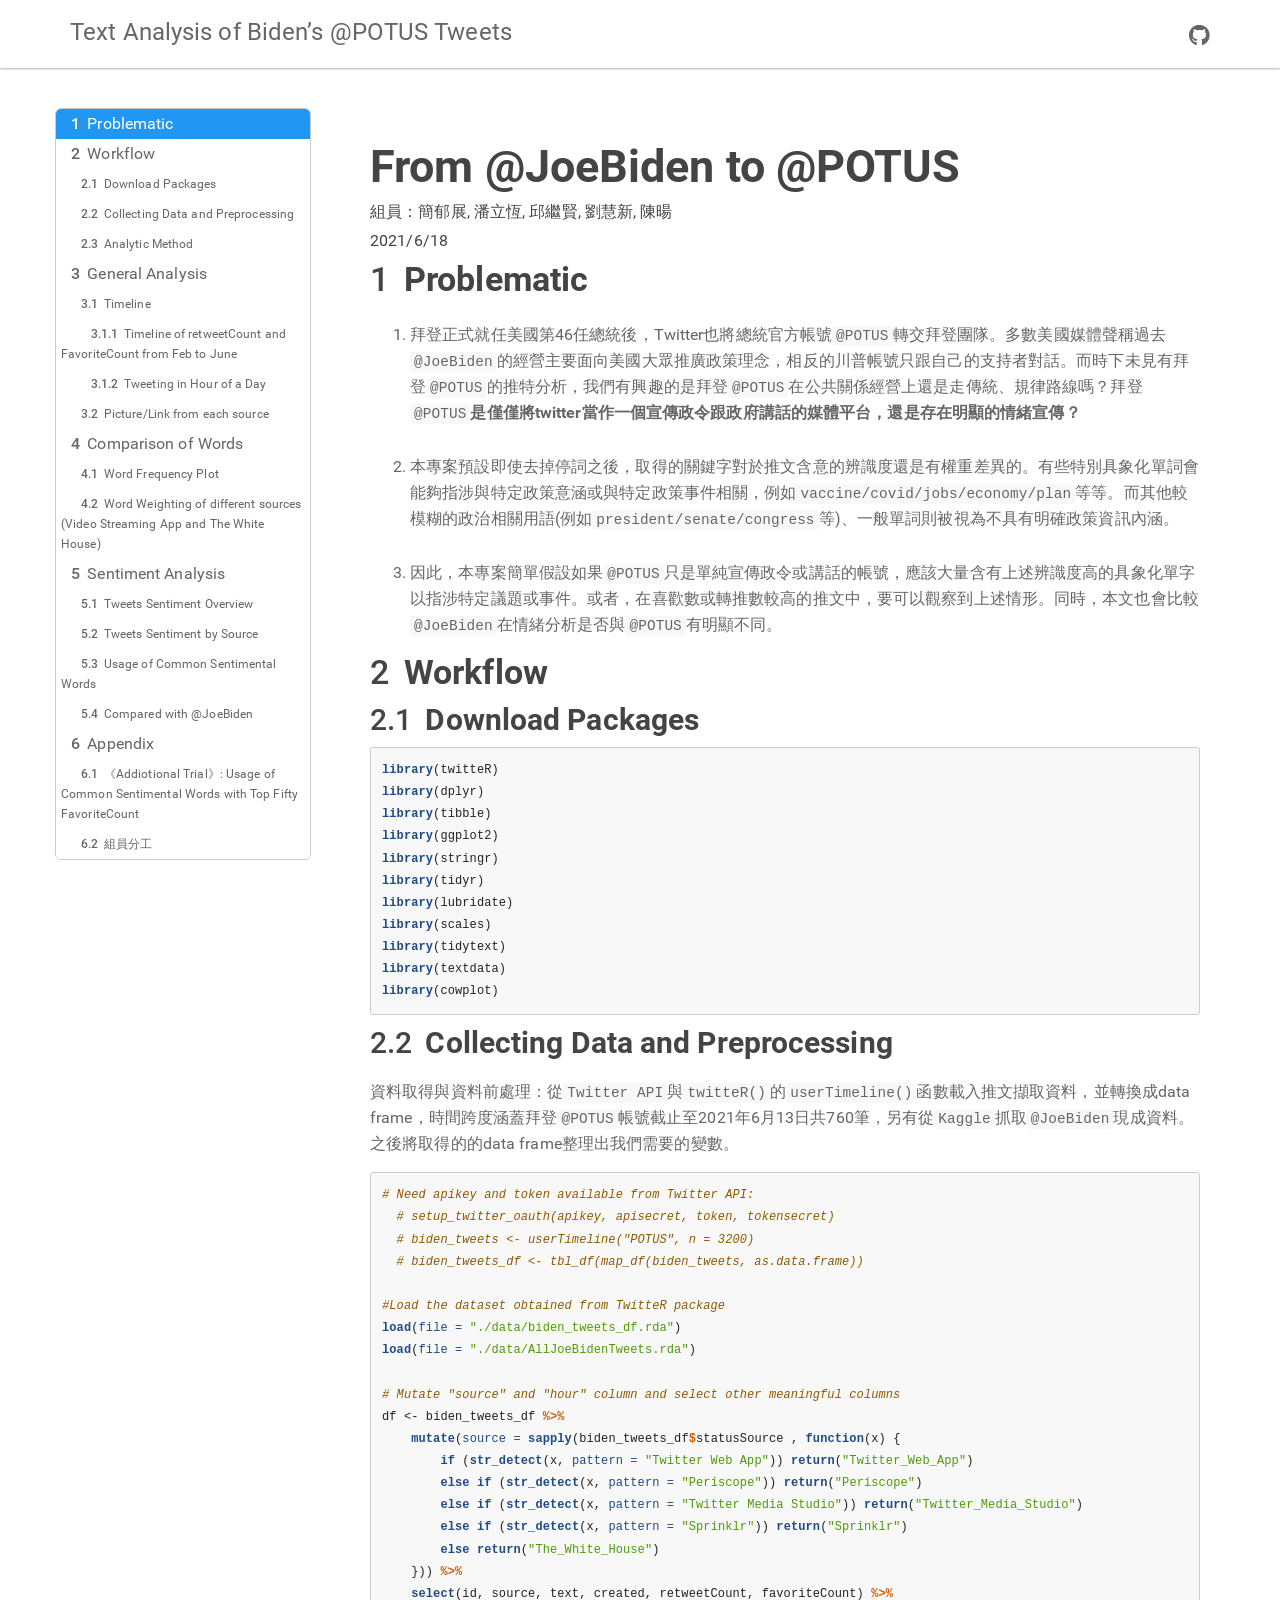
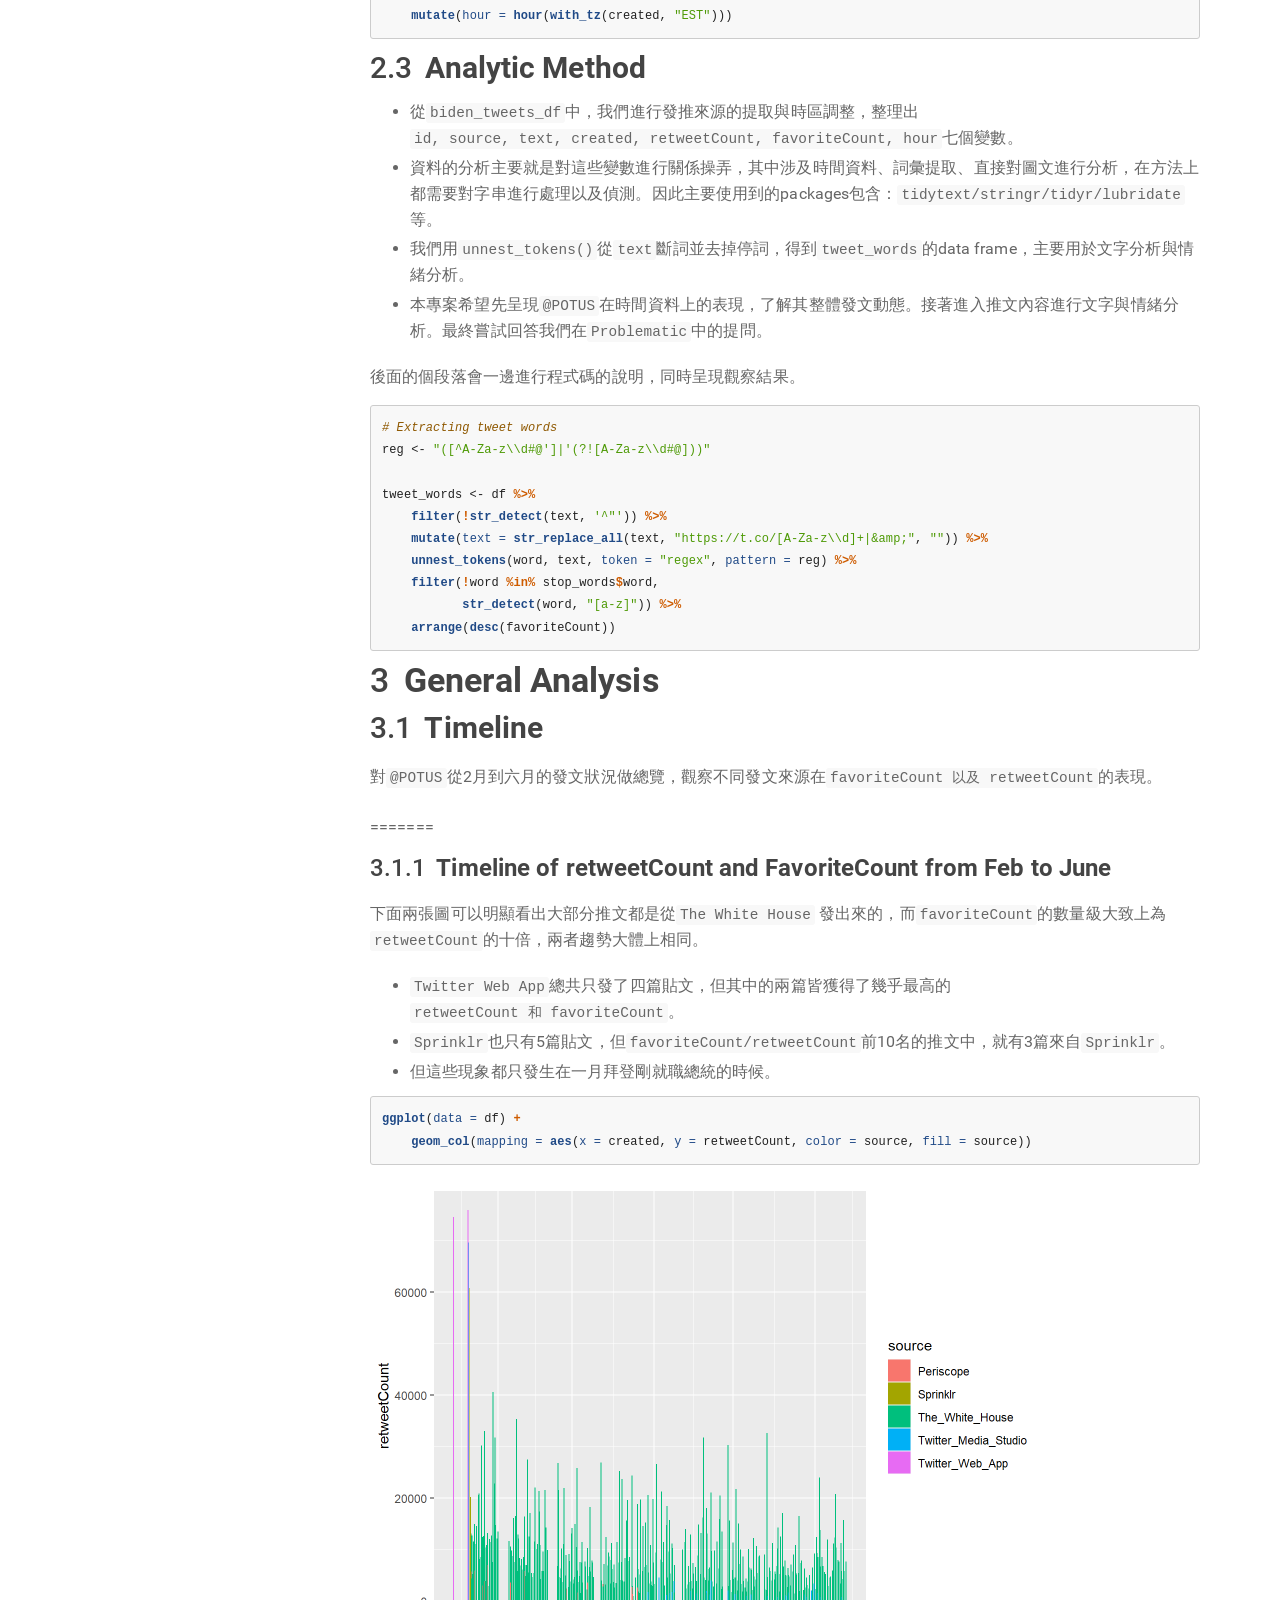
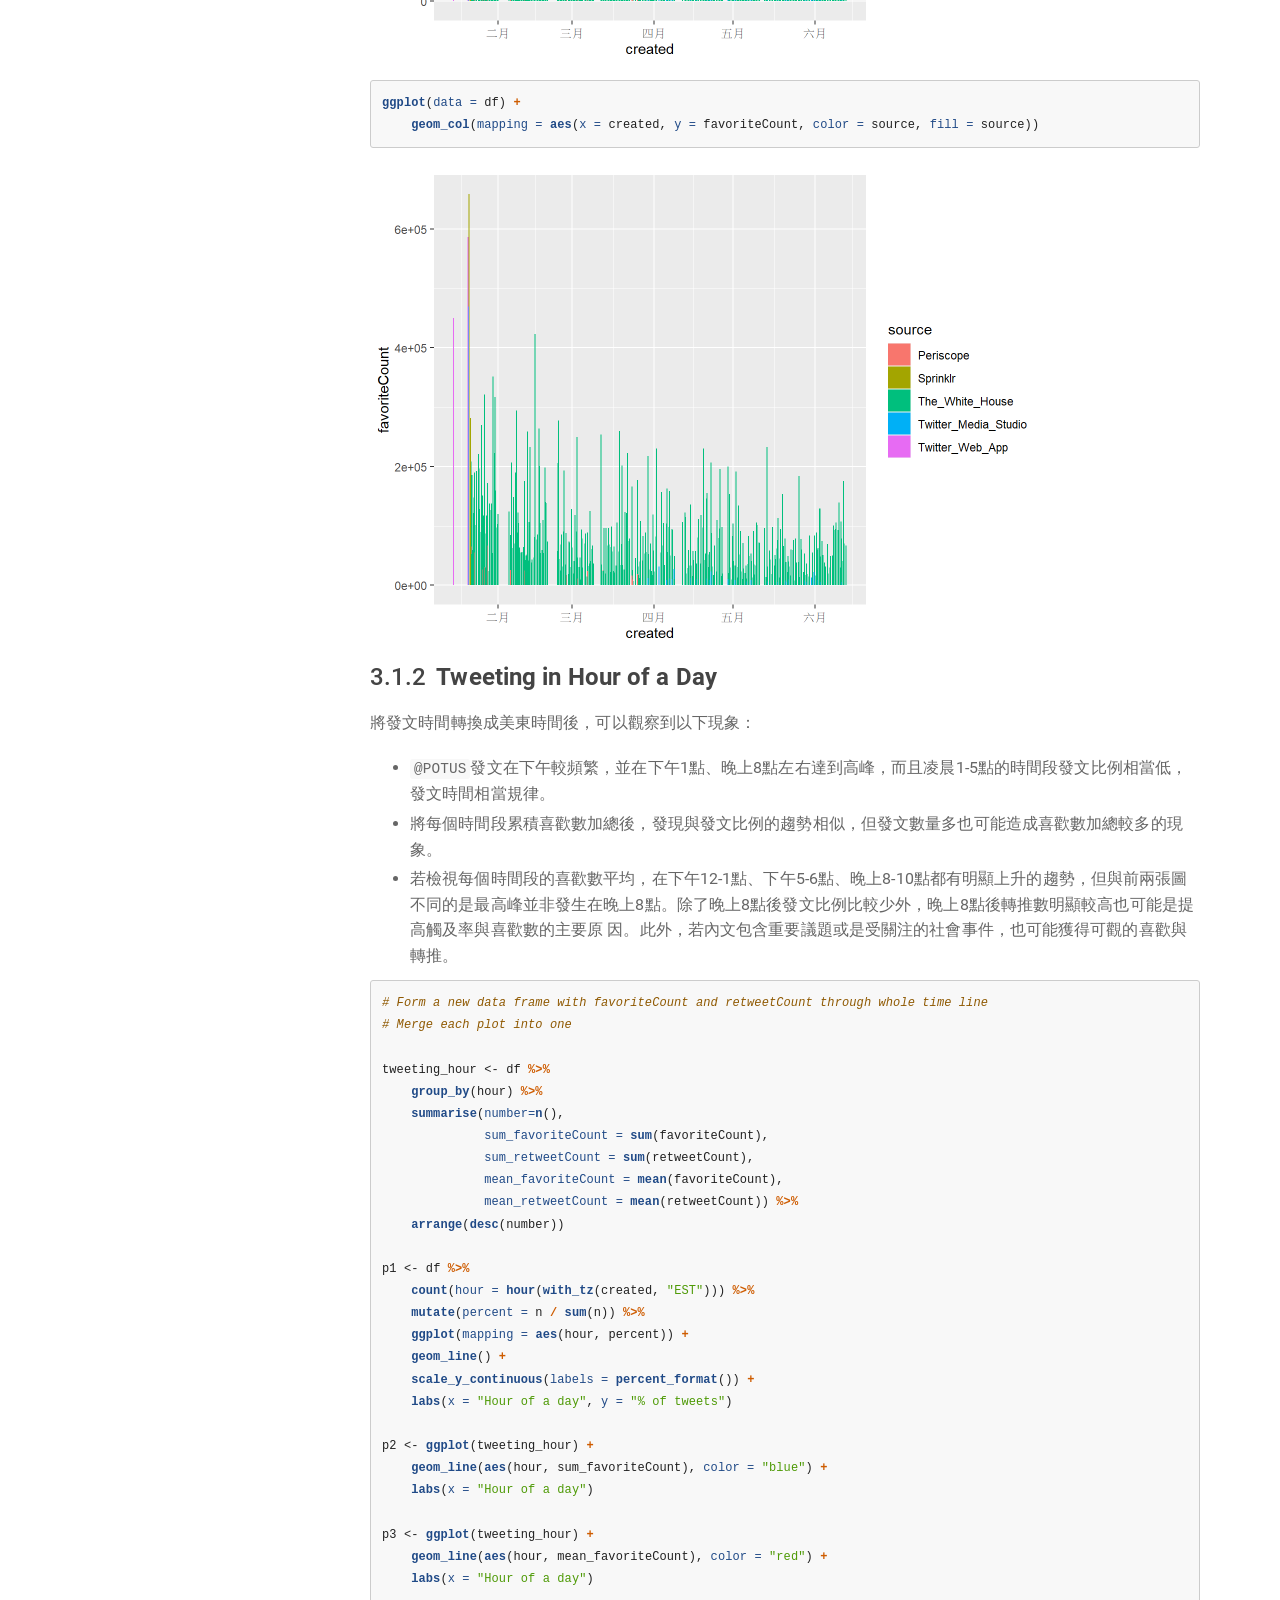
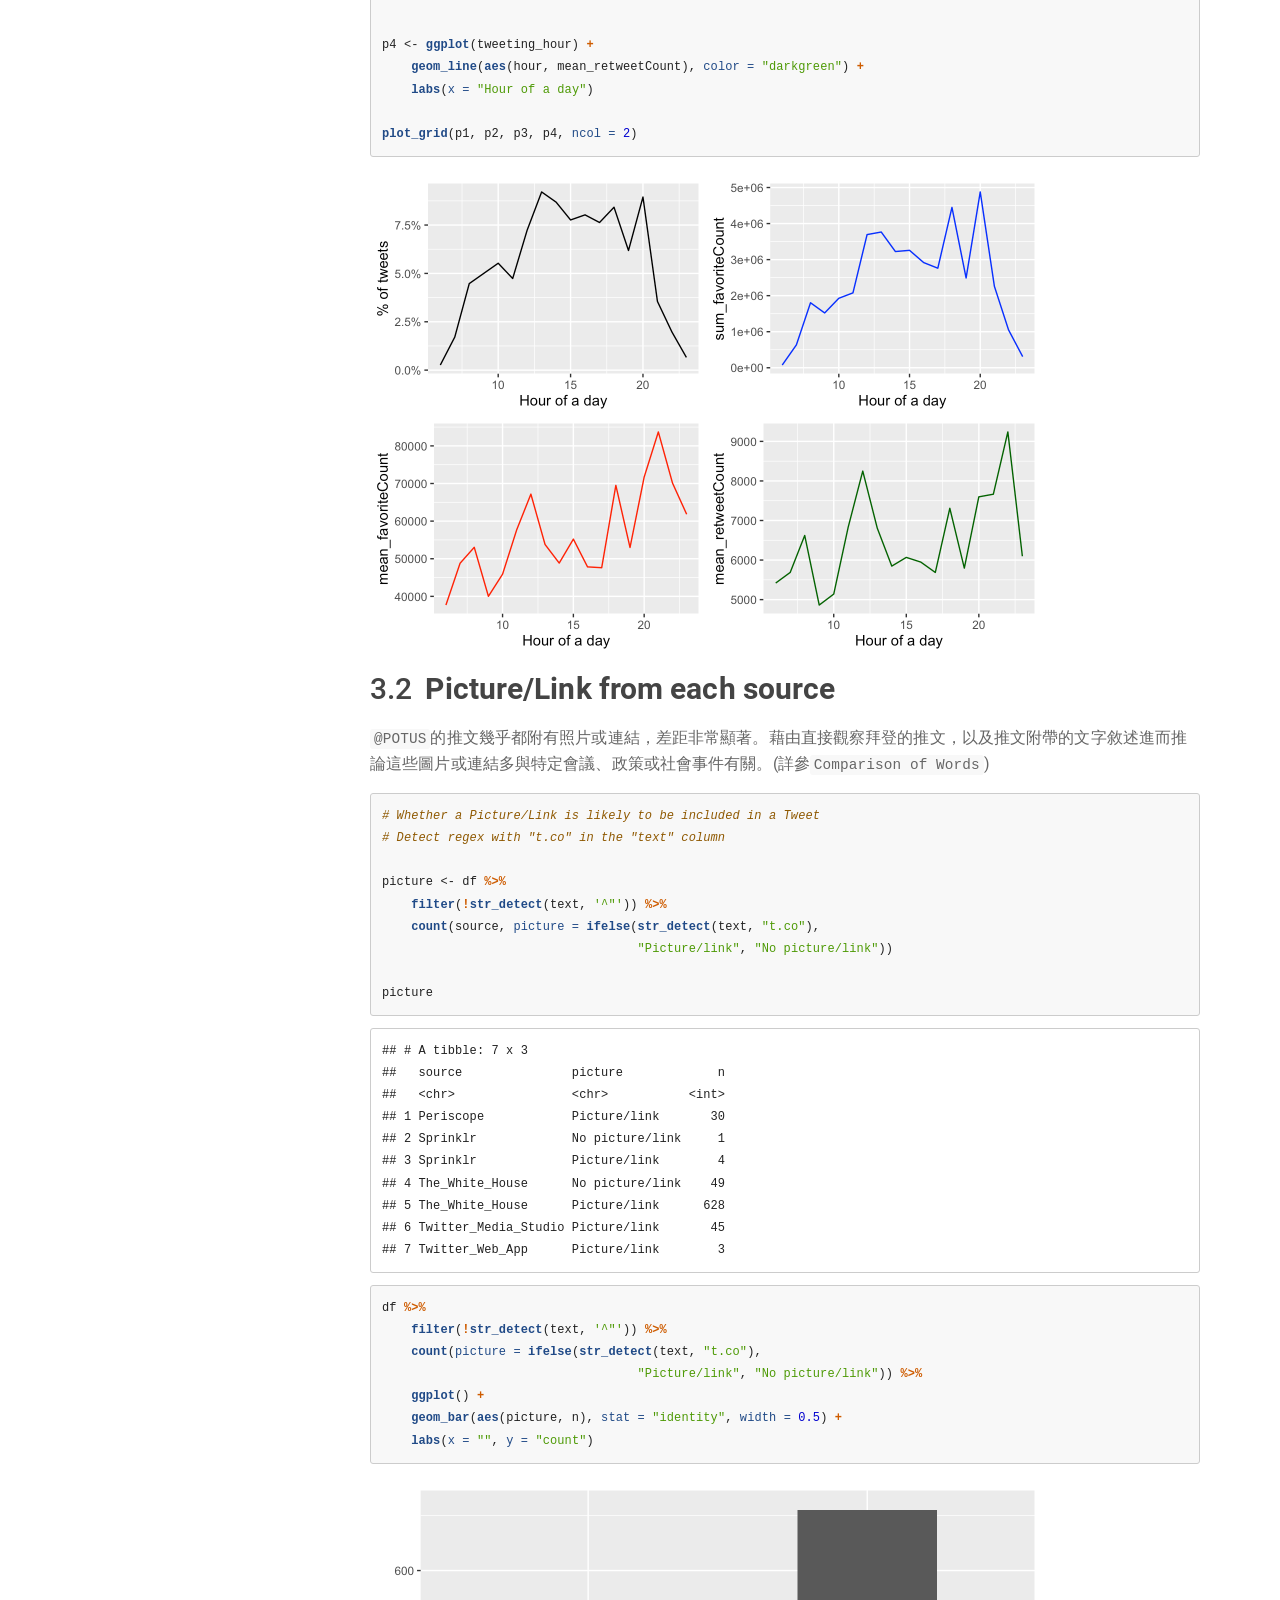
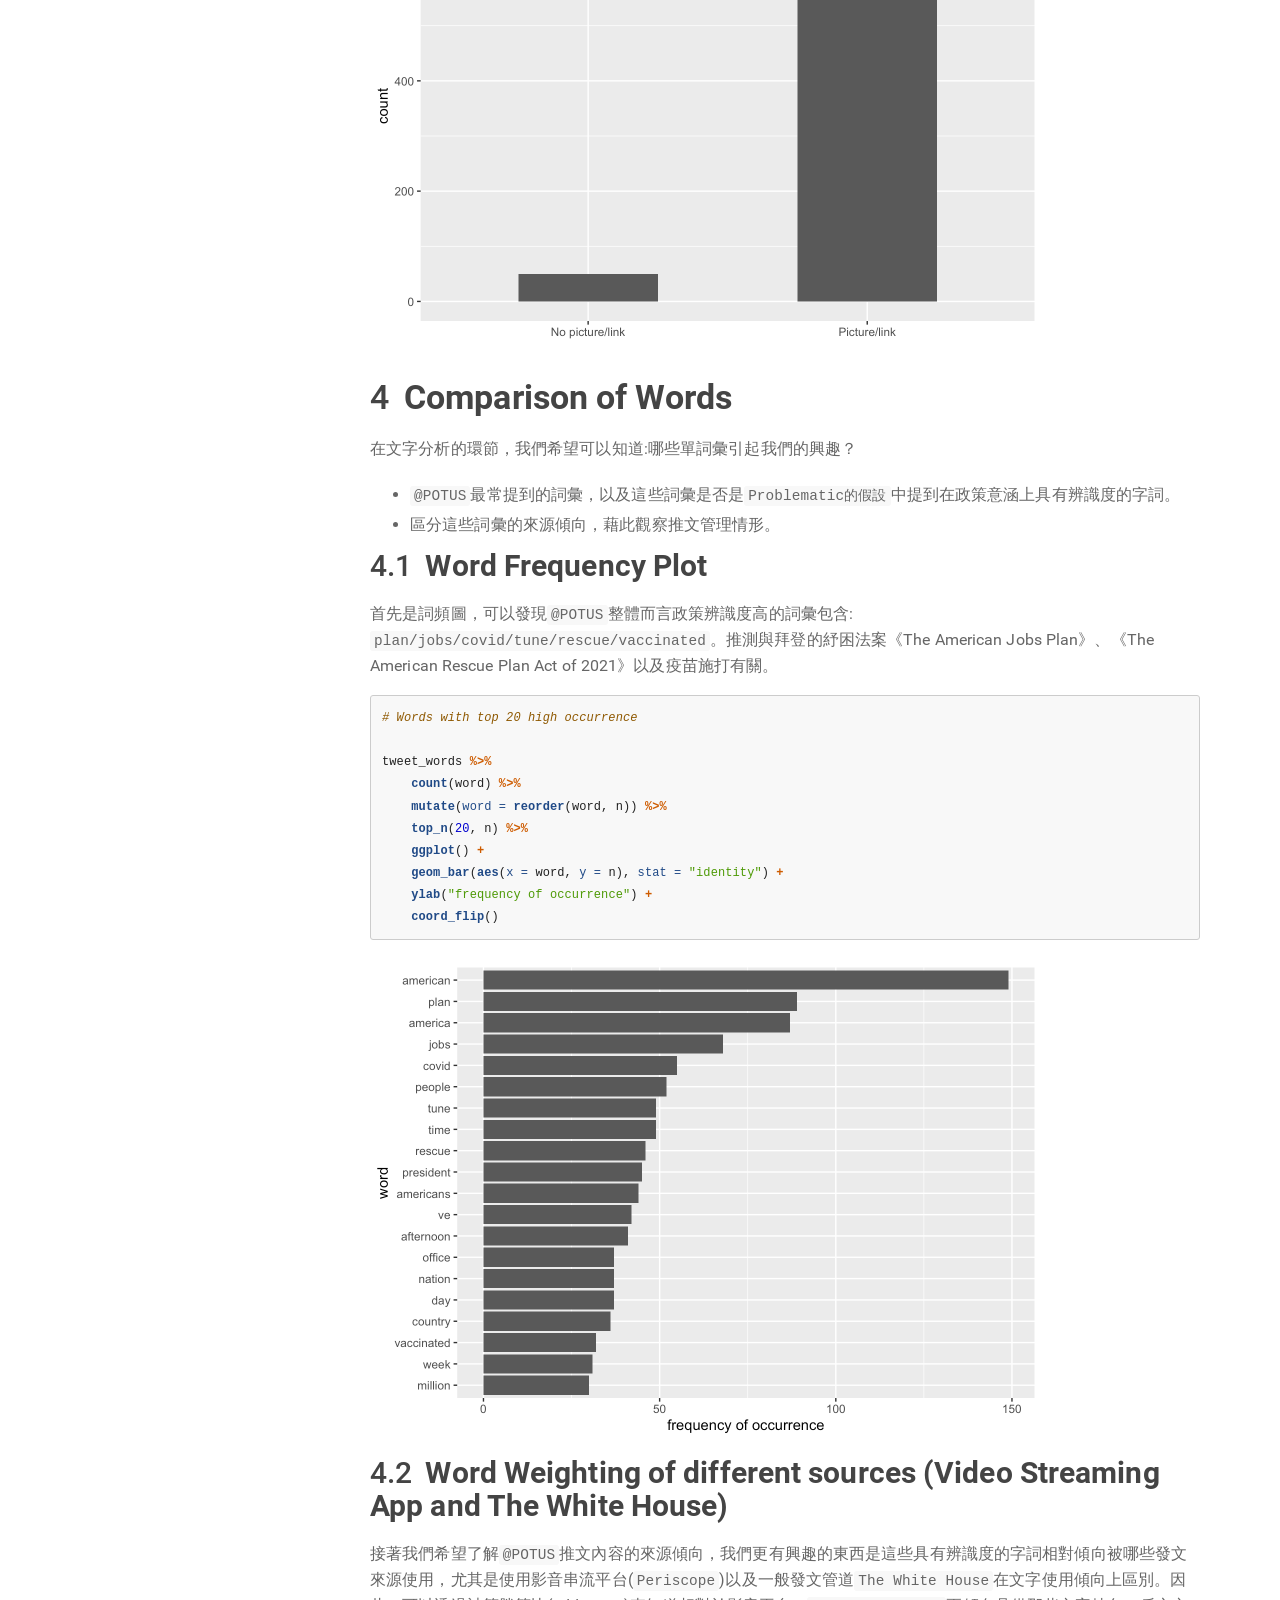
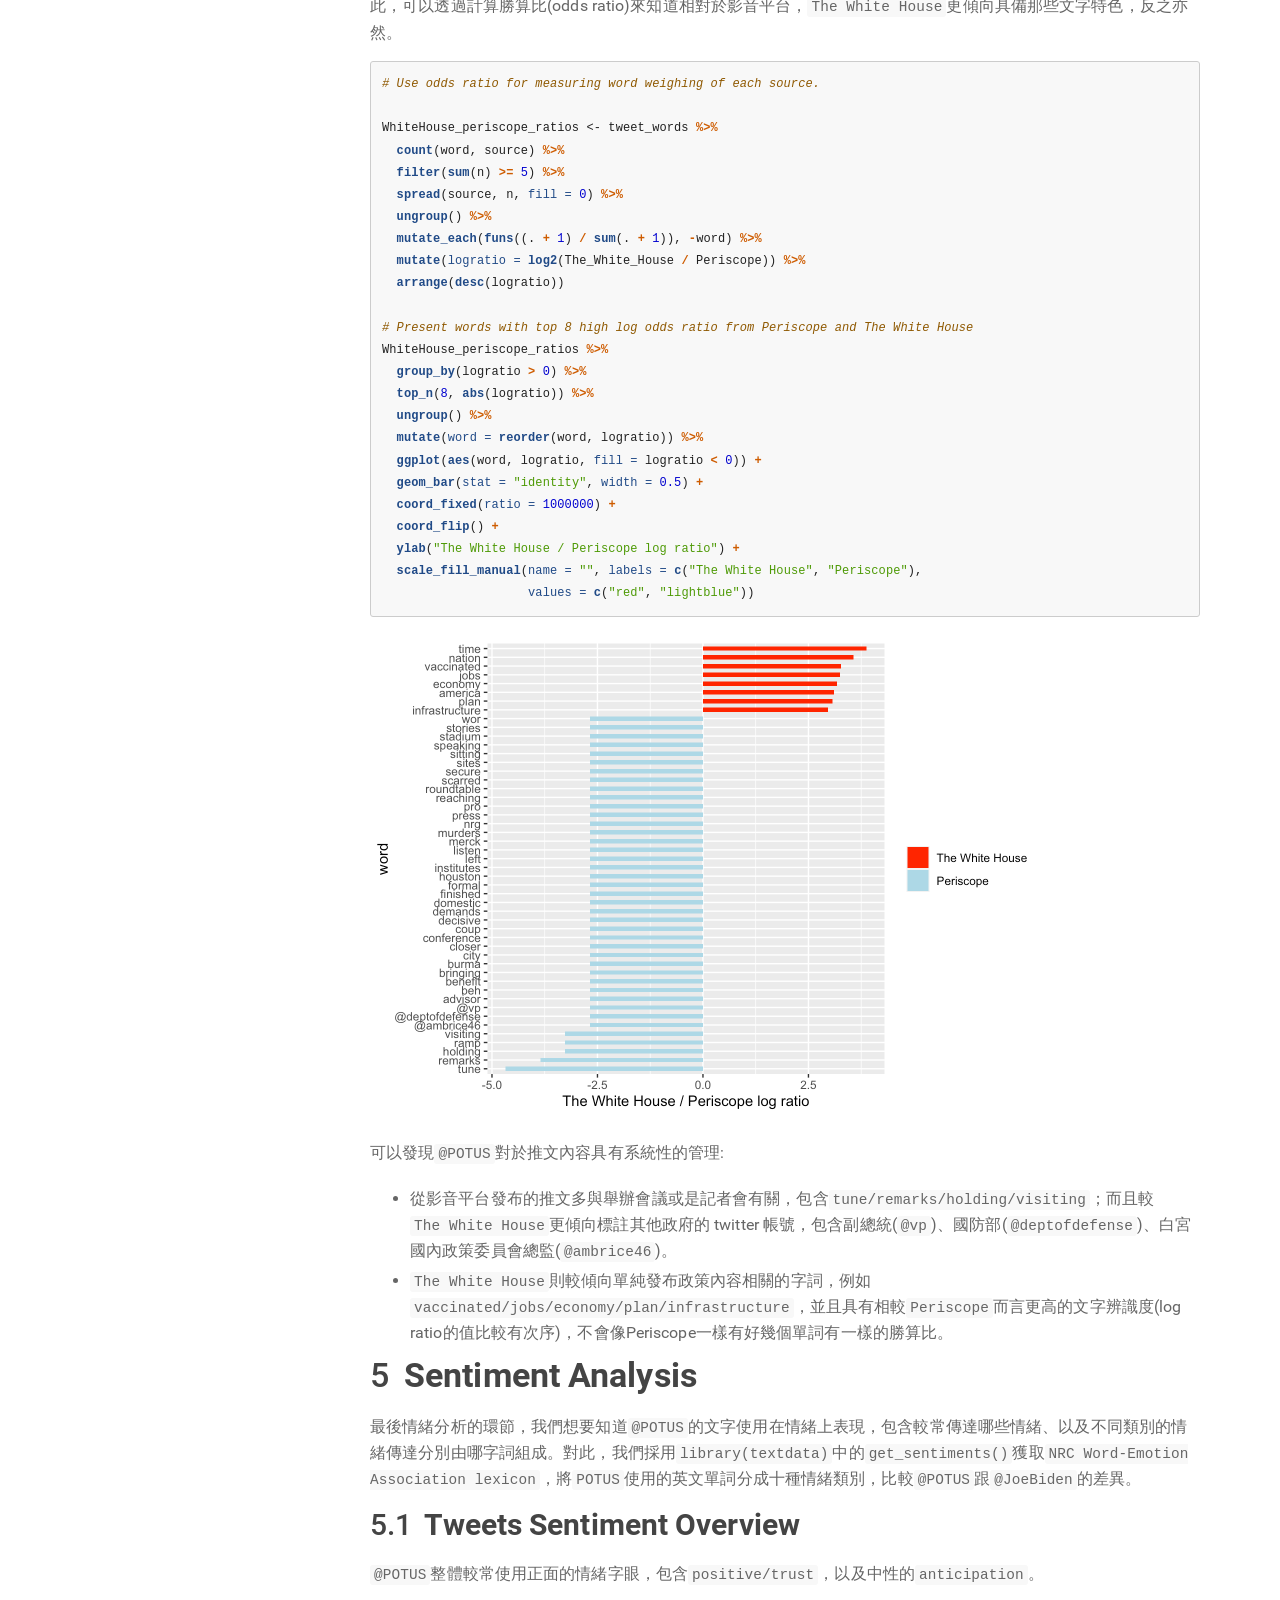
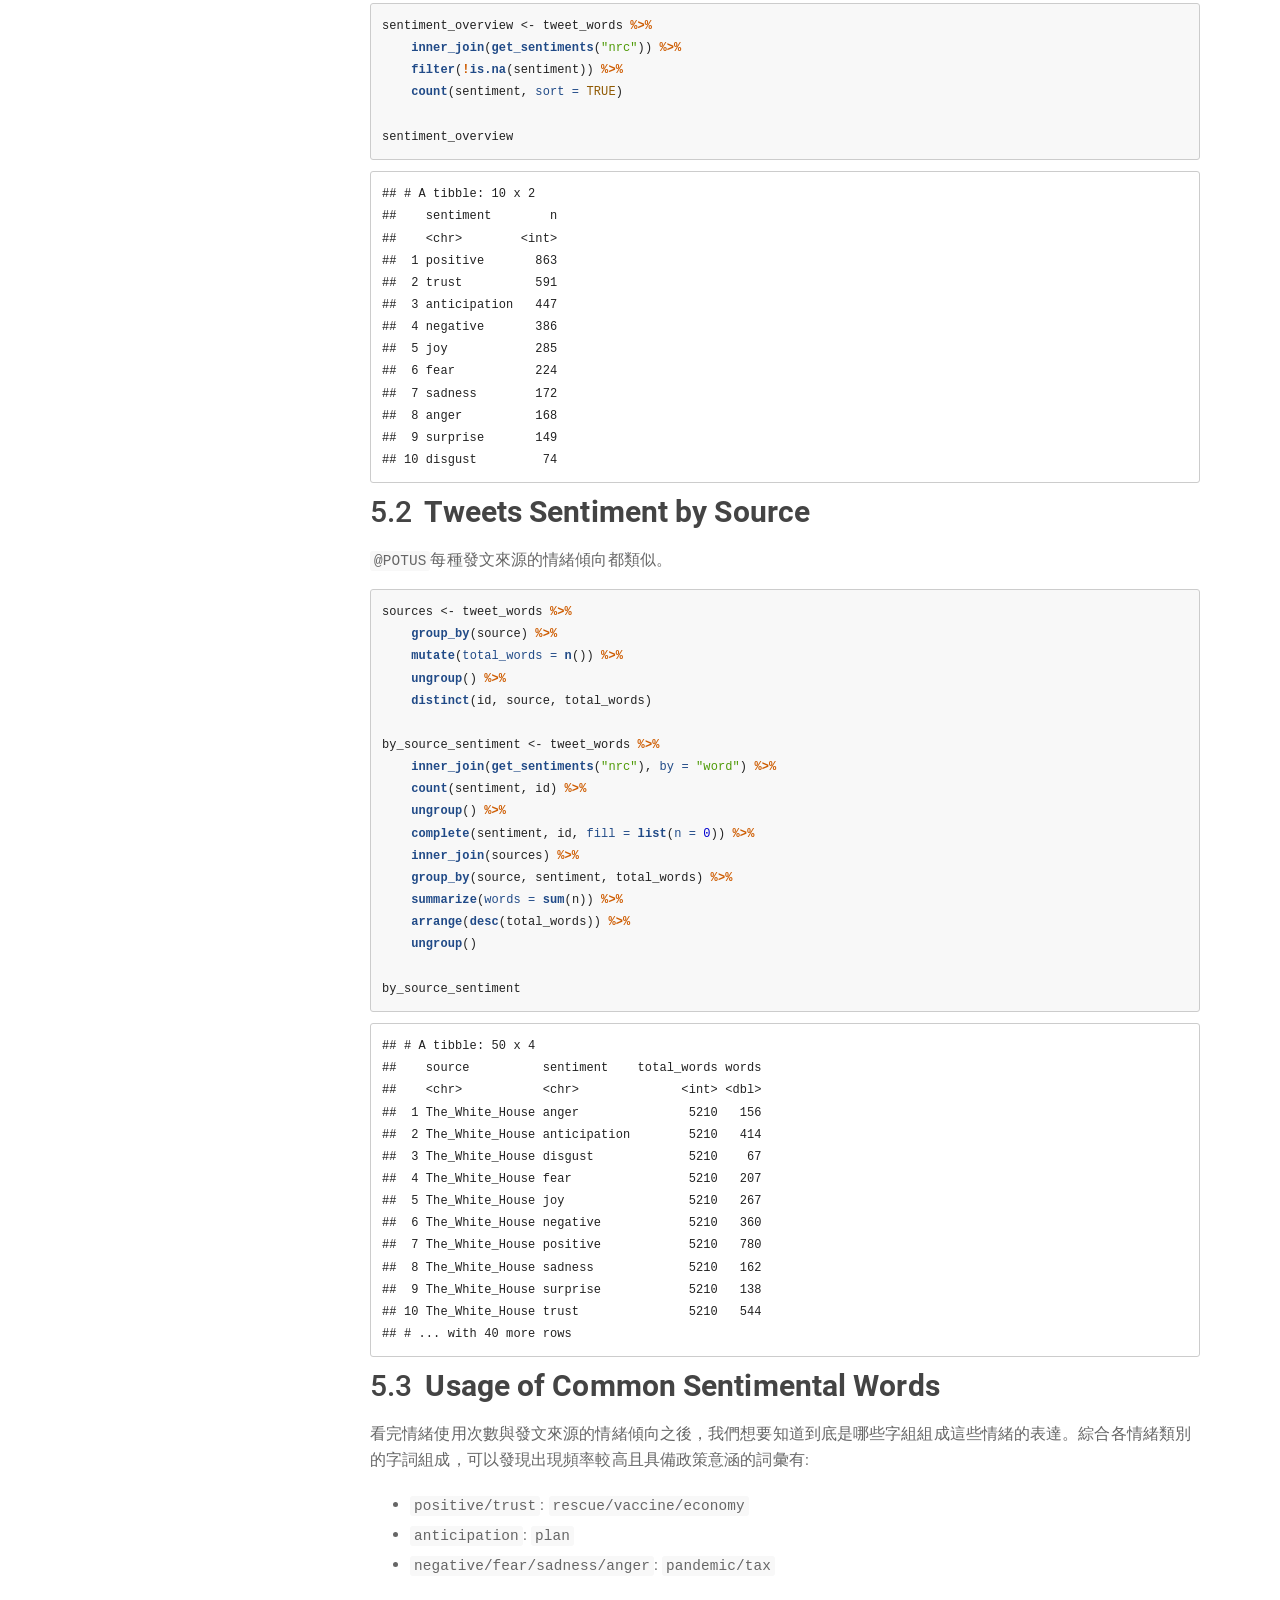
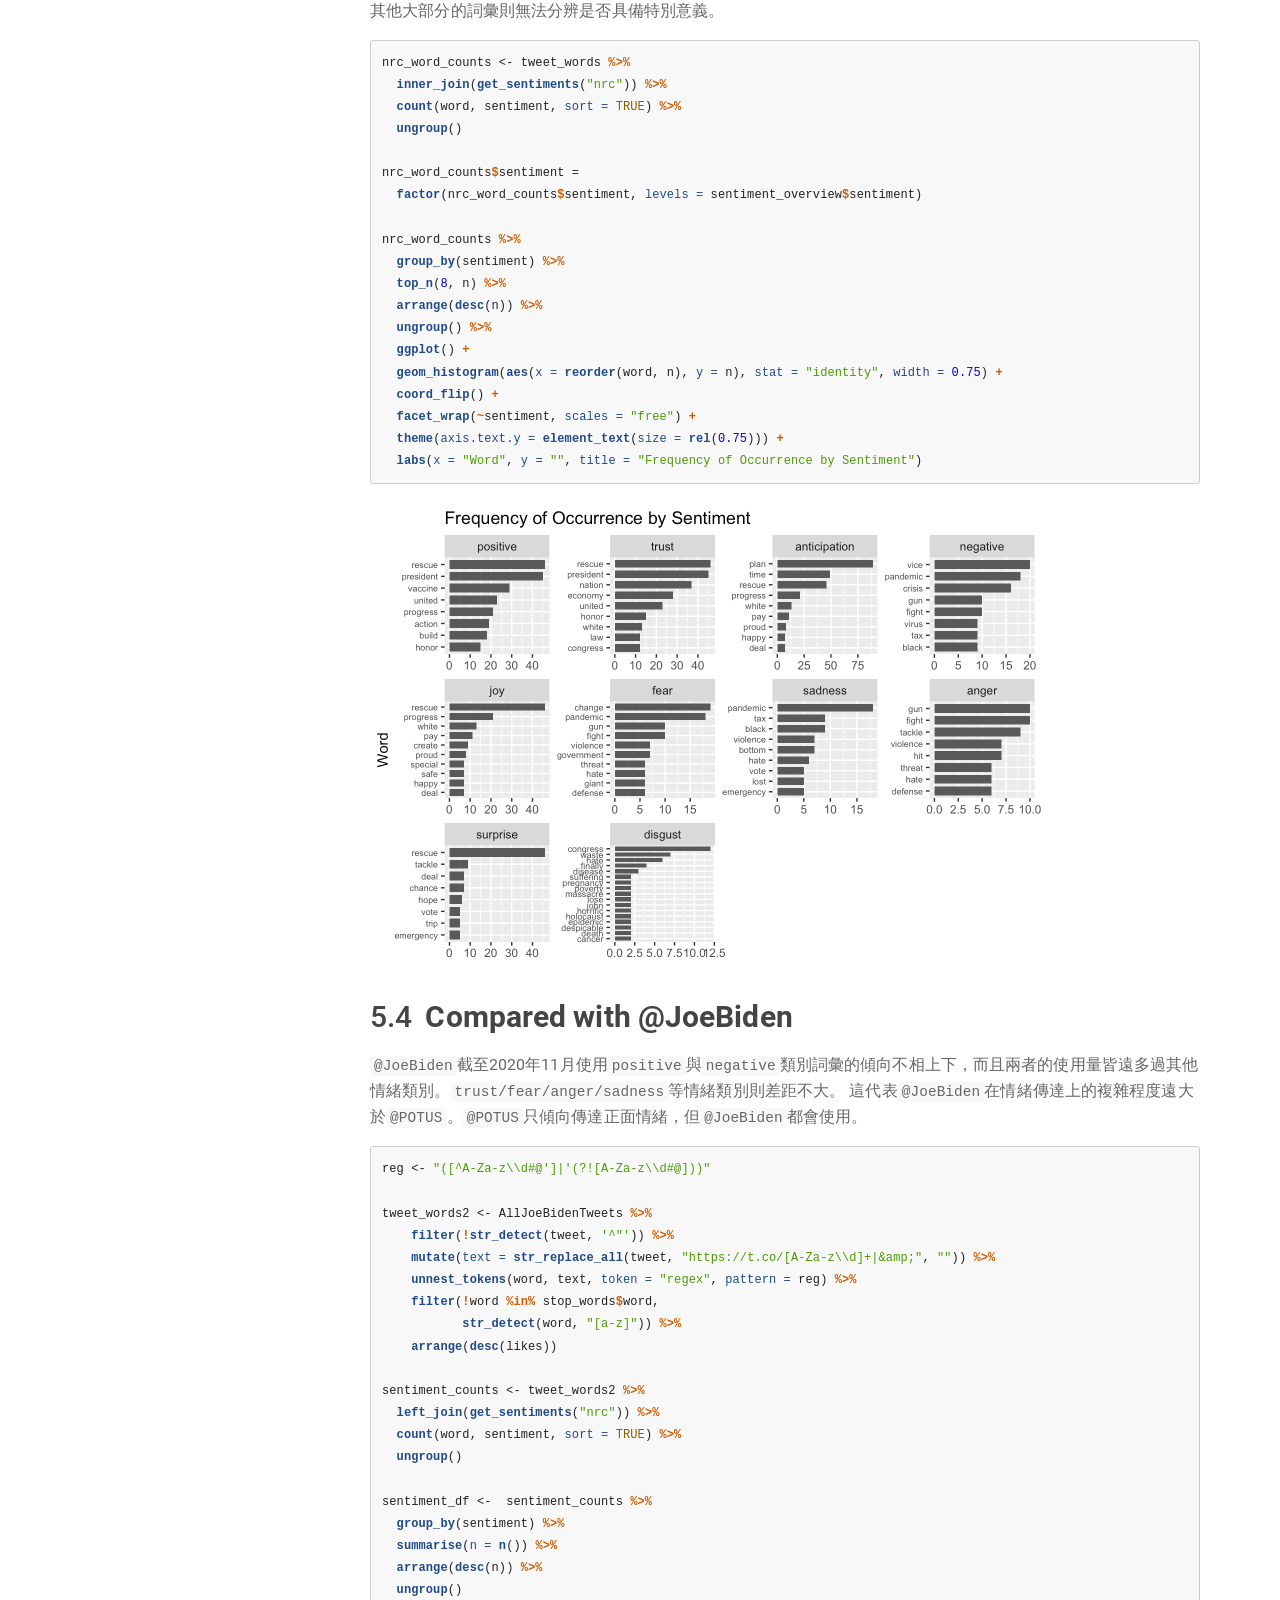
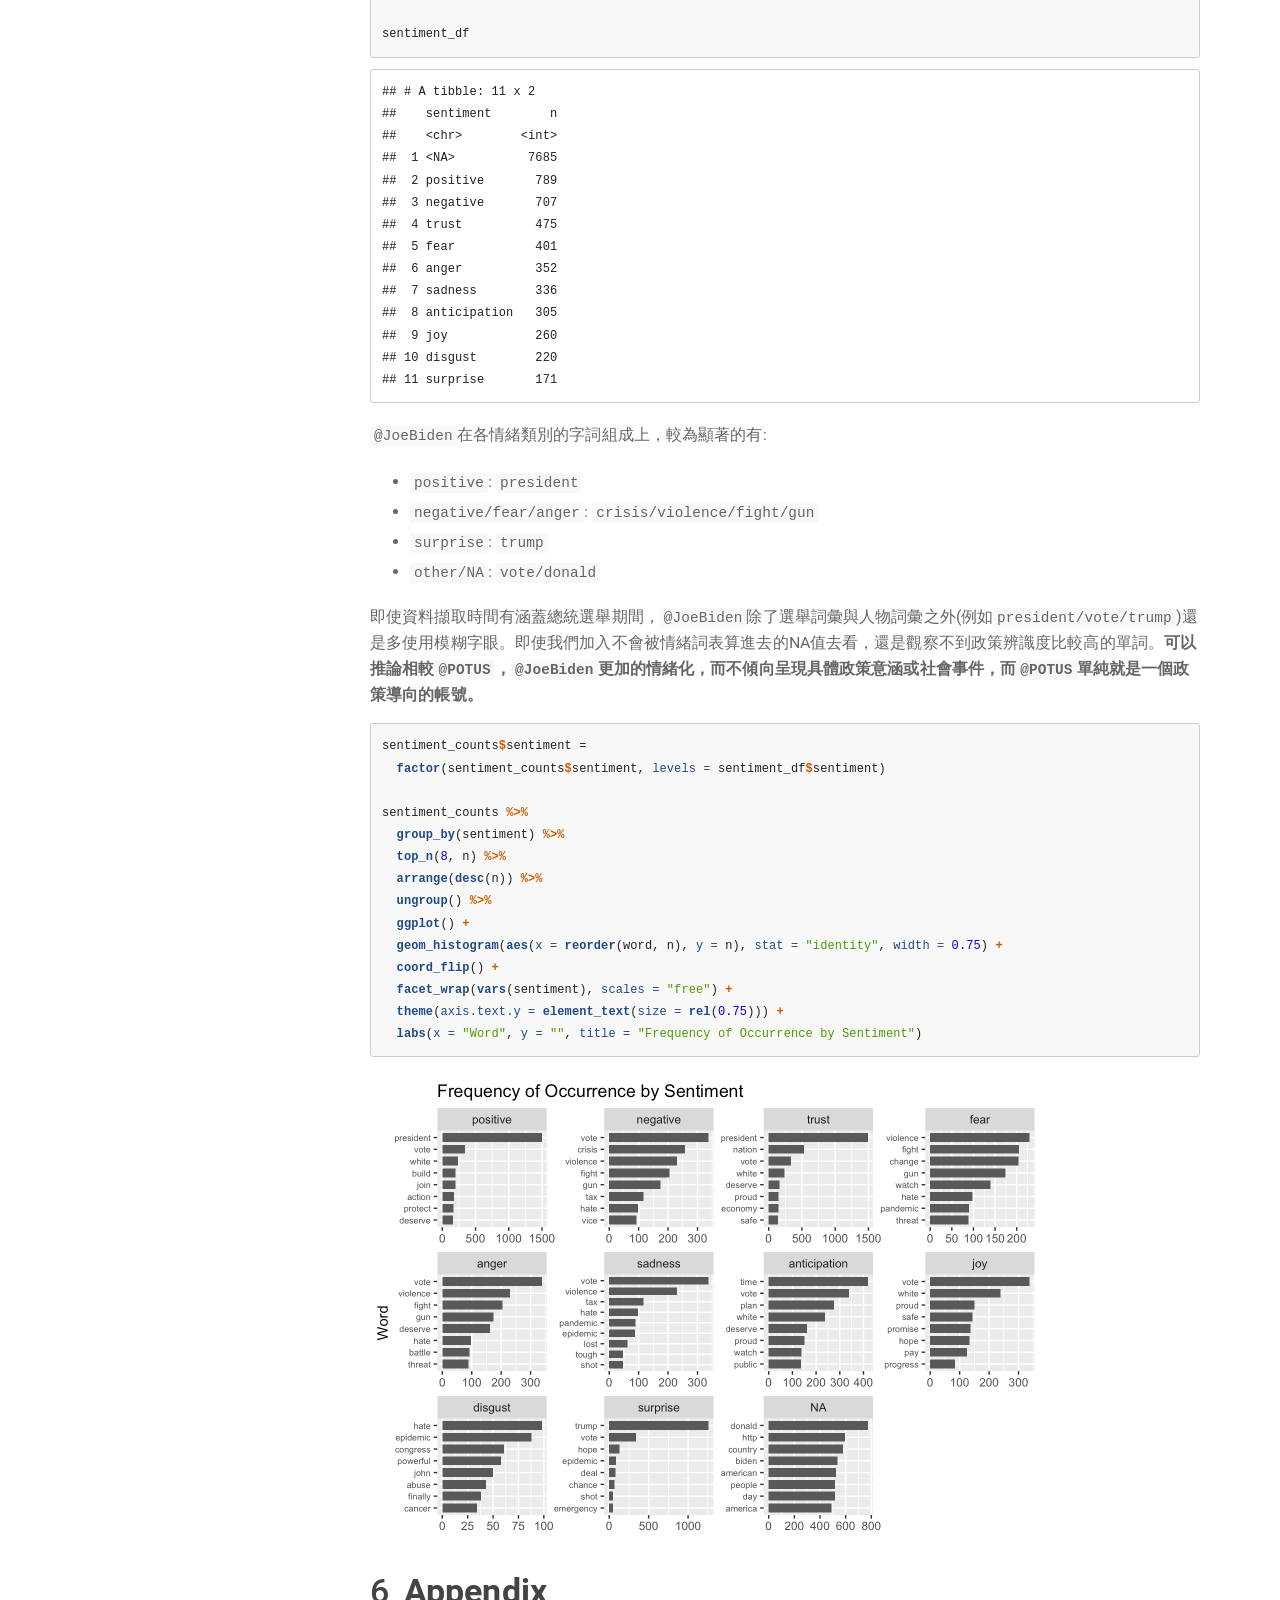
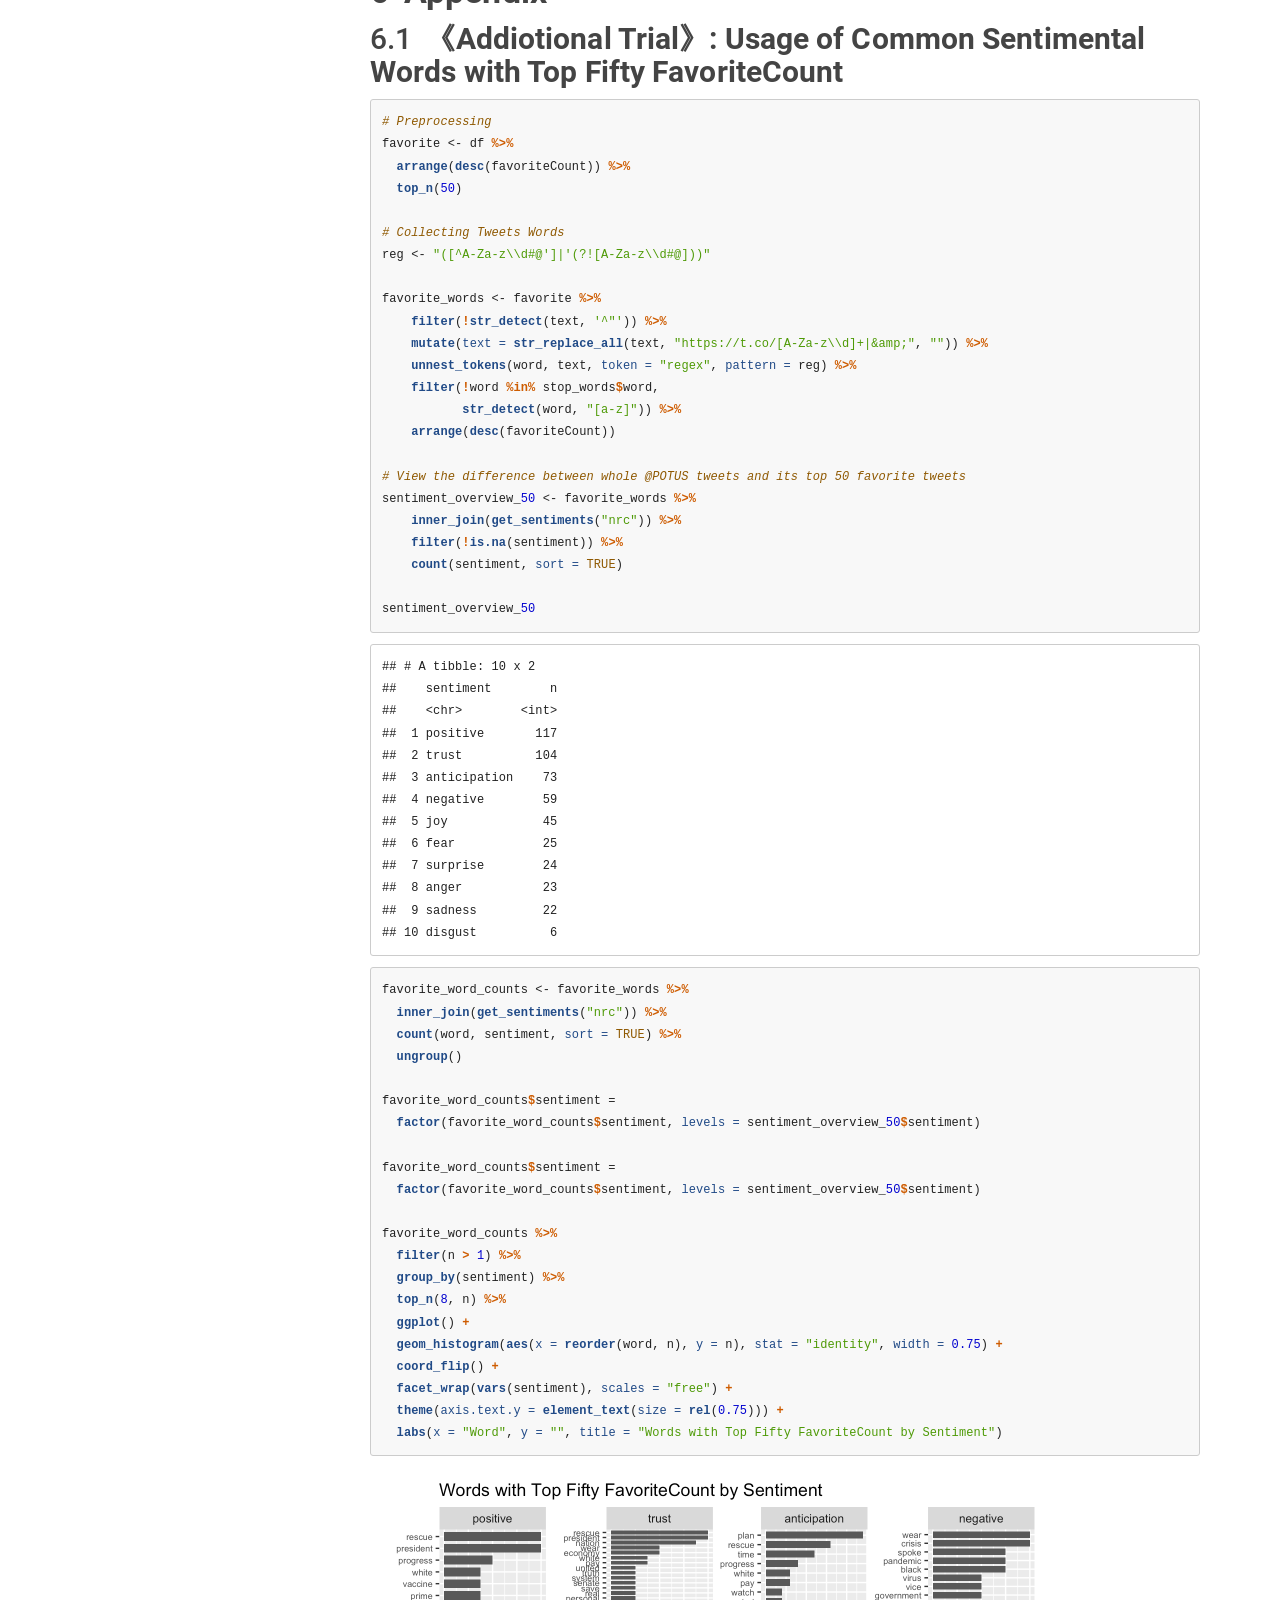
<file: Biden-POTUS-Final-Project.html>
<!DOCTYPE html>

<html>

<head>

<meta charset="utf-8" />
<meta name="generator" content="pandoc" />
<meta http-equiv="X-UA-Compatible" content="IE=EDGE" />


<meta name="author" content="組員：簡郁展, 潘立恆, 邱繼賢, 劉慧新, 陳暘" />


<title>From @JoeBiden to @POTUS</title>

<script src="site_libs/jquery-1.11.3/jquery.min.js"></script>
<meta name="viewport" content="width=device-width, initial-scale=1" />
<link href="site_libs/bootstrap-3.3.5/css/paper.min.css" rel="stylesheet" />
<script src="site_libs/bootstrap-3.3.5/js/bootstrap.min.js"></script>
<script src="site_libs/bootstrap-3.3.5/shim/html5shiv.min.js"></script>
<script src="site_libs/bootstrap-3.3.5/shim/respond.min.js"></script>
<style>h1 {font-size: 34px;}
       h1.title {font-size: 38px;}
       h2 {font-size: 30px;}
       h3 {font-size: 24px;}
       h4 {font-size: 18px;}
       h5 {font-size: 16px;}
       h6 {font-size: 12px;}
       code {color: inherit; background-color: rgba(0, 0, 0, 0.04);}
       pre:not([class]) { background-color: white }</style>
<script src="site_libs/jqueryui-1.11.4/jquery-ui.min.js"></script>
<link href="site_libs/tocify-1.9.1/jquery.tocify.css" rel="stylesheet" />
<script src="site_libs/tocify-1.9.1/jquery.tocify.js"></script>
<script src="site_libs/navigation-1.1/tabsets.js"></script>
<link href="site_libs/font-awesome-5.1.0/css/all.css" rel="stylesheet" />
<link href="site_libs/font-awesome-5.1.0/css/v4-shims.css" rel="stylesheet" />

<style type="text/css">
  code{white-space: pre-wrap;}
  span.smallcaps{font-variant: small-caps;}
  span.underline{text-decoration: underline;}
  div.column{display: inline-block; vertical-align: top; width: 50%;}
  div.hanging-indent{margin-left: 1.5em; text-indent: -1.5em;}
  ul.task-list{list-style: none;}
    </style>


<style type="text/css">
  code {
    white-space: pre;
  }
  .sourceCode {
    overflow: visible;
  }
</style>
<style type="text/css" data-origin="pandoc">
div.sourceCode { overflow-x: auto; }
table.sourceCode, tr.sourceCode, td.lineNumbers, td.sourceCode {
  margin: 0; padding: 0; vertical-align: baseline; border: none; }
table.sourceCode { width: 100%; line-height: 100%; background-color: #f8f8f8; }
td.lineNumbers { text-align: right; padding-right: 4px; padding-left: 4px; color: #aaaaaa; border-right: 1px solid #aaaaaa; }
td.sourceCode { padding-left: 5px; }
pre, code { background-color: #f8f8f8; }
code > span.kw { color: #204a87; font-weight: bold; } /* Keyword */
code > span.dt { color: #204a87; } /* DataType */
code > span.dv { color: #0000cf; } /* DecVal */
code > span.bn { color: #0000cf; } /* BaseN */
code > span.fl { color: #0000cf; } /* Float */
code > span.ch { color: #4e9a06; } /* Char */
code > span.st { color: #4e9a06; } /* String */
code > span.co { color: #8f5902; font-style: italic; } /* Comment */
code > span.ot { color: #8f5902; } /* Other */
code > span.al { color: #ef2929; } /* Alert */
code > span.fu { color: #000000; } /* Function */
code > span.er { color: #a40000; font-weight: bold; } /* Error */
code > span.wa { color: #8f5902; font-weight: bold; font-style: italic; } /* Warning */
code > span.cn { color: #000000; } /* Constant */
code > span.sc { color: #000000; } /* SpecialChar */
code > span.vs { color: #4e9a06; } /* VerbatimString */
code > span.ss { color: #4e9a06; } /* SpecialString */
code > span.im { } /* Import */
code > span.va { color: #000000; } /* Variable */
code > span.cf { color: #204a87; font-weight: bold; } /* ControlFlow */
code > span.op { color: #ce5c00; font-weight: bold; } /* Operator */
code > span.pp { color: #8f5902; font-style: italic; } /* Preprocessor */
code > span.ex { } /* Extension */
code > span.at { color: #c4a000; } /* Attribute */
code > span.do { color: #8f5902; font-weight: bold; font-style: italic; } /* Documentation */
code > span.an { color: #8f5902; font-weight: bold; font-style: italic; } /* Annotation */
code > span.cv { color: #8f5902; font-weight: bold; font-style: italic; } /* CommentVar */
code > span.in { color: #8f5902; font-weight: bold; font-style: italic; } /* Information */

</style>
<script>
// apply pandoc div.sourceCode style to pre.sourceCode instead
(function() {
  var sheets = document.styleSheets;
  for (var i = 0; i < sheets.length; i++) {
    if (sheets[i].ownerNode.dataset["origin"] !== "pandoc") continue;
    try { var rules = sheets[i].cssRules; } catch (e) { continue; }
    for (var j = 0; j < rules.length; j++) {
      var rule = rules[j];
      // check if there is a div.sourceCode rule
      if (rule.type !== rule.STYLE_RULE || rule.selectorText !== "div.sourceCode") continue;
      var style = rule.style.cssText;
      // check if color or background-color is set
      if (rule.style.color === '' && rule.style.backgroundColor === '') continue;
      // replace div.sourceCode by a pre.sourceCode rule
      sheets[i].deleteRule(j);
      sheets[i].insertRule('pre.sourceCode{' + style + '}', j);
    }
  }
})();
</script>




<link rel="stylesheet" href="style.css" type="text/css" />



<style type = "text/css">
.main-container {
  max-width: 940px;
  margin-left: auto;
  margin-right: auto;
}
img {
  max-width:100%;
}
.tabbed-pane {
  padding-top: 12px;
}
.html-widget {
  margin-bottom: 20px;
}
button.code-folding-btn:focus {
  outline: none;
}
summary {
  display: list-item;
}
pre code {
  padding: 0;
}
</style>


<style type="text/css">
.dropdown-submenu {
  position: relative;
}
.dropdown-submenu>.dropdown-menu {
  top: 0;
  left: 100%;
  margin-top: -6px;
  margin-left: -1px;
  border-radius: 0 6px 6px 6px;
}
.dropdown-submenu:hover>.dropdown-menu {
  display: block;
}
.dropdown-submenu>a:after {
  display: block;
  content: " ";
  float: right;
  width: 0;
  height: 0;
  border-color: transparent;
  border-style: solid;
  border-width: 5px 0 5px 5px;
  border-left-color: #cccccc;
  margin-top: 5px;
  margin-right: -10px;
}
.dropdown-submenu:hover>a:after {
  border-left-color: #adb5bd;
}
.dropdown-submenu.pull-left {
  float: none;
}
.dropdown-submenu.pull-left>.dropdown-menu {
  left: -100%;
  margin-left: 10px;
  border-radius: 6px 0 6px 6px;
}
</style>

<script type="text/javascript">
// manage active state of menu based on current page
$(document).ready(function () {
  // active menu anchor
  href = window.location.pathname
  href = href.substr(href.lastIndexOf('/') + 1)
  if (href === "")
    href = "index.html";
  var menuAnchor = $('a[href="' + href + '"]');

  // mark it active
  menuAnchor.tab('show');

  // if it's got a parent navbar menu mark it active as well
  menuAnchor.closest('li.dropdown').addClass('active');

  // Navbar adjustments
  var navHeight = $(".navbar").first().height() + 15;
  var style = document.createElement('style');
  var pt = "padding-top: " + navHeight + "px; ";
  var mt = "margin-top: -" + navHeight + "px; ";
  var css = "";
  // offset scroll position for anchor links (for fixed navbar)
  for (var i = 1; i <= 6; i++) {
    css += ".section h" + i + "{ " + pt + mt + "}\n";
  }
  style.innerHTML = "body {" + pt + "padding-bottom: 40px; }\n" + css;
  document.head.appendChild(style);
});
</script>

<!-- tabsets -->

<style type="text/css">
.tabset-dropdown > .nav-tabs {
  display: inline-table;
  max-height: 500px;
  min-height: 44px;
  overflow-y: auto;
  border: 1px solid #ddd;
  border-radius: 4px;
}

.tabset-dropdown > .nav-tabs > li.active:before {
  content: "";
  font-family: 'Glyphicons Halflings';
  display: inline-block;
  padding: 10px;
  border-right: 1px solid #ddd;
}

.tabset-dropdown > .nav-tabs.nav-tabs-open > li.active:before {
  content: "&#xe258;";
  border: none;
}

.tabset-dropdown > .nav-tabs.nav-tabs-open:before {
  content: "";
  font-family: 'Glyphicons Halflings';
  display: inline-block;
  padding: 10px;
  border-right: 1px solid #ddd;
}

.tabset-dropdown > .nav-tabs > li.active {
  display: block;
}

.tabset-dropdown > .nav-tabs > li > a,
.tabset-dropdown > .nav-tabs > li > a:focus,
.tabset-dropdown > .nav-tabs > li > a:hover {
  border: none;
  display: inline-block;
  border-radius: 4px;
  background-color: transparent;
}

.tabset-dropdown > .nav-tabs.nav-tabs-open > li {
  display: block;
  float: none;
}

.tabset-dropdown > .nav-tabs > li {
  display: none;
}
</style>

<!-- code folding -->



<style type="text/css">

#TOC {
  margin: 25px 0px 20px 0px;
}
@media (max-width: 768px) {
#TOC {
  position: relative;
  width: 100%;
}
}

@media print {
.toc-content {
  /* see https://github.com/w3c/csswg-drafts/issues/4434 */
  float: right;
}
}

.toc-content {
  padding-left: 30px;
  padding-right: 40px;
}

div.main-container {
  max-width: 1200px;
}

div.tocify {
  width: 20%;
  max-width: 260px;
  max-height: 85%;
}

@media (min-width: 768px) and (max-width: 991px) {
  div.tocify {
    width: 25%;
  }
}

@media (max-width: 767px) {
  div.tocify {
    width: 100%;
    max-width: none;
  }
}

.tocify ul, .tocify li {
  line-height: 20px;
}

.tocify-subheader .tocify-item {
  font-size: 0.90em;
}

.tocify .list-group-item {
  border-radius: 0px;
}

.tocify-subheader {
  display: inline;
}
.tocify-subheader .tocify-item {
  font-size: 0.95em;
}

</style>



</head>

<body>


<div class="container-fluid main-container">


<!-- setup 3col/9col grid for toc_float and main content  -->
<div class="row">
<div class="col-sm-12 col-md-4 col-lg-3">
<div id="TOC" class="tocify">
</div>
</div>

<div class="toc-content col-sm-12 col-md-8 col-lg-9">




<div class="navbar navbar-default  navbar-fixed-top" role="navigation">
  <div class="container">
    <div class="navbar-header">
      <button type="button" class="navbar-toggle collapsed" data-toggle="collapse" data-target="#navbar">
        <span class="icon-bar"></span>
        <span class="icon-bar"></span>
        <span class="icon-bar"></span>
      </button>
      <a class="navbar-brand" href="index.html">Text Analysis of Biden’s @POTUS Tweets</a>
    </div>
    <div id="navbar" class="navbar-collapse collapse">
      <ul class="nav navbar-nav">
        
      </ul>
      <ul class="nav navbar-nav navbar-right">
        <li>
  <a href="https://github.com/sevenpray/2021R_biden_report/">
    <span class="fab fa-github fa-lg"></span>
     
  </a>
</li>
      </ul>
    </div><!--/.nav-collapse -->
  </div><!--/.container -->
</div><!--/.navbar -->

<div id="header">



<h1 class="title toc-ignore">From <span class="citation">@JoeBiden</span> to <span class="citation">@POTUS</span></h1>
<h4 class="author">組員：簡郁展, 潘立恆, 邱繼賢, 劉慧新, 陳暘</h4>
<h4 class="date">2021/6/18</h4>

</div>


<div id="problematic" class="section level1">
<h1><span class="header-section-number">1</span> Problematic</h1>
<ol style="list-style-type: decimal">
<li><p>拜登正式就任美國第46任總統後，Twitter也將總統官方帳號<code>@POTUS</code>轉交拜登團隊。多數美國媒體聲稱過去<code>@JoeBiden</code>的經營主要面向美國大眾推廣政策理念，相反的川普帳號只跟自己的支持者對話。而時下未見有拜登<code>@POTUS</code>的推特分析，我們有興趣的是拜登<code>@POTUS</code>在公共關係經營上還是走傳統、規律路線嗎？拜登<code>@POTUS</code><strong>是僅僅將twitter當作一個宣傳政令跟政府講話的媒體平台，還是存在明顯的情緒宣傳？</strong></p></li>
<li><p>本專案預設即使去掉停詞之後，取得的關鍵字對於推文含意的辨識度還是有權重差異的。有些特別具象化單詞會能夠指涉與特定政策意涵或與特定政策事件相關，例如<code>vaccine/covid/jobs/economy/plan</code>等等。而其他較模糊的政治相關用語(例如<code>president/senate/congress</code>等)、一般單詞則被視為不具有明確政策資訊內涵。</p></li>
<li><p>因此，本專案簡單假設如果<code>@POTUS</code>只是單純宣傳政令或講話的帳號，應該大量含有上述辨識度高的具象化單字以指涉特定議題或事件。或者，在喜歡數或轉推數較高的推文中，要可以觀察到上述情形。同時，本文也會比較<code>@JoeBiden</code>在情緒分析是否與<code>@POTUS</code>有明顯不同。</p></li>
</ol>
</div>
<div id="workflow" class="section level1">
<h1><span class="header-section-number">2</span> Workflow</h1>
<div id="download-packages" class="section level2">
<h2><span class="header-section-number">2.1</span> Download Packages</h2>
<div class="sourceCode"><pre class="sourceCode r"><code class="sourceCode r"><span class="kw">library</span>(twitteR)
<span class="kw">library</span>(dplyr)
<span class="kw">library</span>(tibble)
<span class="kw">library</span>(ggplot2)
<span class="kw">library</span>(stringr)
<span class="kw">library</span>(tidyr)
<span class="kw">library</span>(lubridate)
<span class="kw">library</span>(scales)
<span class="kw">library</span>(tidytext)
<span class="kw">library</span>(textdata)
<span class="kw">library</span>(cowplot)</code></pre></div>
</div>
<div id="collecting-data-and-preprocessing" class="section level2">
<h2><span class="header-section-number">2.2</span> Collecting Data and Preprocessing</h2>
<p>資料取得與資料前處理：從<code>Twitter API</code>與<code>twitteR()</code>的<code>userTimeline()</code>函數載入推文擷取資料，並轉換成data frame，時間跨度涵蓋拜登<code>@POTUS</code>帳號截止至2021年6月13日共760筆，另有從<code>Kaggle</code>抓取<code>@JoeBiden</code>現成資料。之後將取得的的data frame整理出我們需要的變數。</p>
<div class="sourceCode"><pre class="sourceCode r"><code class="sourceCode r"><span class="co"># Need apikey and token available from Twitter API:</span>
  <span class="co"># setup_twitter_oauth(apikey, apisecret, token, tokensecret)</span>
  <span class="co"># biden_tweets &lt;- userTimeline(&quot;POTUS&quot;, n = 3200)</span>
  <span class="co"># biden_tweets_df &lt;- tbl_df(map_df(biden_tweets, as.data.frame))</span>

<span class="co">#Load the dataset obtained from TwitteR package</span>
<span class="kw">load</span>(<span class="dt">file =</span> <span class="st">&quot;./data/biden_tweets_df.rda&quot;</span>)
<span class="kw">load</span>(<span class="dt">file =</span> <span class="st">&quot;./data/AllJoeBidenTweets.rda&quot;</span>)

<span class="co"># Mutate &quot;source&quot; and &quot;hour&quot; column and select other meaningful columns</span>
df &lt;-<span class="st"> </span>biden_tweets_df <span class="op">%&gt;%</span><span class="st"> </span>
<span class="st">    </span><span class="kw">mutate</span>(<span class="dt">source =</span> <span class="kw">sapply</span>(biden_tweets_df<span class="op">$</span>statusSource , <span class="cf">function</span>(x) {
        <span class="cf">if</span> (<span class="kw">str_detect</span>(x, <span class="dt">pattern =</span> <span class="st">&quot;Twitter Web App&quot;</span>)) <span class="kw">return</span>(<span class="st">&quot;Twitter_Web_App&quot;</span>)
        <span class="cf">else</span> <span class="cf">if</span> (<span class="kw">str_detect</span>(x, <span class="dt">pattern =</span> <span class="st">&quot;Periscope&quot;</span>)) <span class="kw">return</span>(<span class="st">&quot;Periscope&quot;</span>)
        <span class="cf">else</span> <span class="cf">if</span> (<span class="kw">str_detect</span>(x, <span class="dt">pattern =</span> <span class="st">&quot;Twitter Media Studio&quot;</span>)) <span class="kw">return</span>(<span class="st">&quot;Twitter_Media_Studio&quot;</span>)
        <span class="cf">else</span> <span class="cf">if</span> (<span class="kw">str_detect</span>(x, <span class="dt">pattern =</span> <span class="st">&quot;Sprinklr&quot;</span>)) <span class="kw">return</span>(<span class="st">&quot;Sprinklr&quot;</span>)
        <span class="cf">else</span> <span class="kw">return</span>(<span class="st">&quot;The_White_House&quot;</span>)
    })) <span class="op">%&gt;%</span><span class="st"> </span>
<span class="st">    </span><span class="kw">select</span>(id, source, text, created, retweetCount, favoriteCount) <span class="op">%&gt;%</span>
<span class="st">    </span><span class="kw">mutate</span>(<span class="dt">hour =</span> <span class="kw">hour</span>(<span class="kw">with_tz</span>(created, <span class="st">&quot;EST&quot;</span>)))</code></pre></div>
</div>
<div id="analytic-method" class="section level2">
<h2><span class="header-section-number">2.3</span> Analytic Method</h2>
<ul>
<li>從<code>biden_tweets_df</code>中，我們進行發推來源的提取與時區調整，整理出<code>id, source, text, created, retweetCount, favoriteCount, hour</code>七個變數。</li>
<li>資料的分析主要就是對這些變數進行關係操弄，其中涉及時間資料、詞彙提取、直接對圖文進行分析，在方法上都需要對字串進行處理以及偵測。因此主要使用到的packages包含：<code>tidytext/stringr/tidyr/lubridate</code>等。</li>
<li>我們用<code>unnest_tokens()</code>從<code>text</code>斷詞並去掉停詞，得到<code>tweet_words</code>的data frame，主要用於文字分析與情緒分析。</li>
<li>本專案希望先呈現<code>@POTUS</code>在時間資料上的表現，了解其整體發文動態。接著進入推文內容進行文字與情緒分析。最終嘗試回答我們在<code>Problematic</code>中的提問。</li>
</ul>
<p>後面的個段落會一邊進行程式碼的說明，同時呈現觀察結果。</p>
<div class="sourceCode"><pre class="sourceCode r"><code class="sourceCode r"><span class="co"># Extracting tweet words</span>
reg &lt;-<span class="st"> &quot;([^A-Za-z</span><span class="ch">\\</span><span class="st">d#@&#39;]|&#39;(?![A-Za-z</span><span class="ch">\\</span><span class="st">d#@]))&quot;</span>

tweet_words &lt;-<span class="st"> </span>df <span class="op">%&gt;%</span>
<span class="st">    </span><span class="kw">filter</span>(<span class="op">!</span><span class="kw">str_detect</span>(text, <span class="st">&#39;^&quot;&#39;</span>)) <span class="op">%&gt;%</span>
<span class="st">    </span><span class="kw">mutate</span>(<span class="dt">text =</span> <span class="kw">str_replace_all</span>(text, <span class="st">&quot;https://t.co/[A-Za-z</span><span class="ch">\\</span><span class="st">d]+|&amp;amp;&quot;</span>, <span class="st">&quot;&quot;</span>)) <span class="op">%&gt;%</span>
<span class="st">    </span><span class="kw">unnest_tokens</span>(word, text, <span class="dt">token =</span> <span class="st">&quot;regex&quot;</span>, <span class="dt">pattern =</span> reg) <span class="op">%&gt;%</span>
<span class="st">    </span><span class="kw">filter</span>(<span class="op">!</span>word <span class="op">%in%</span><span class="st"> </span>stop_words<span class="op">$</span>word,
           <span class="kw">str_detect</span>(word, <span class="st">&quot;[a-z]&quot;</span>)) <span class="op">%&gt;%</span>
<span class="st">    </span><span class="kw">arrange</span>(<span class="kw">desc</span>(favoriteCount))</code></pre></div>
</div>
</div>
<div id="general-analysis" class="section level1">
<h1><span class="header-section-number">3</span> General Analysis</h1>
<div id="timeline" class="section level2">
<h2><span class="header-section-number">3.1</span> Timeline</h2>
<p>對<code>@POTUS</code>從2月到六月的發文狀況做總覽，觀察不同發文來源在<code>favoriteCount 以及 retweetCount</code>的表現。</p>
<p>=======</p>
<div id="timeline-of-retweetcount-and-favoritecount-from-feb-to-june" class="section level3">
<h3><span class="header-section-number">3.1.1</span> Timeline of retweetCount and FavoriteCount from Feb to June</h3>
<p>下面兩張圖可以明顯看出大部分推文都是從<code>The White House</code> 發出來的，而<code>favoriteCount</code>的數量級大致上為<code>retweetCount</code>的十倍，兩者趨勢大體上相同。</p>
<ul>
<li><code>Twitter Web App</code>總共只發了四篇貼文，但其中的兩篇皆獲得了幾乎最高的<code>retweetCount 和 favoriteCount</code>。</li>
<li><code>Sprinklr</code>也只有5篇貼文，但<code>favoriteCount/retweetCount</code>前10名的推文中，就有3篇來自<code>Sprinklr</code>。</li>
<li>但這些現象都只發生在一月拜登剛就職總統的時候。</li>
</ul>
<div class="sourceCode"><pre class="sourceCode r"><code class="sourceCode r"><span class="kw">ggplot</span>(<span class="dt">data =</span> df) <span class="op">+</span><span class="st"> </span>
<span class="st">    </span><span class="kw">geom_col</span>(<span class="dt">mapping =</span> <span class="kw">aes</span>(<span class="dt">x =</span> created, <span class="dt">y =</span> retweetCount, <span class="dt">color =</span> source, <span class="dt">fill =</span> source))</code></pre></div>
<p><img src="Biden-POTUS-Final-Project_files/figure-html/unnamed-chunk-4-1.png" width="672" /></p>
<div class="sourceCode"><pre class="sourceCode r"><code class="sourceCode r"><span class="kw">ggplot</span>(<span class="dt">data =</span> df) <span class="op">+</span><span class="st"> </span>
<span class="st">    </span><span class="kw">geom_col</span>(<span class="dt">mapping =</span> <span class="kw">aes</span>(<span class="dt">x =</span> created, <span class="dt">y =</span> favoriteCount, <span class="dt">color =</span> source, <span class="dt">fill =</span> source))</code></pre></div>
<p><img src="Biden-POTUS-Final-Project_files/figure-html/unnamed-chunk-4-2.png" width="672" /></p>
</div>
<div id="tweeting-in-hour-of-a-day" class="section level3">
<h3><span class="header-section-number">3.1.2</span> Tweeting in Hour of a Day</h3>
<p>將發文時間轉換成美東時間後，可以觀察到以下現象：</p>
<ul>
<li><code>@POTUS</code>發文在下午較頻繁，並在下午1點、晚上8點左右達到高峰，而且凌晨1-5點的時間段發文比例相當低，發文時間相當規律。</li>
<li>將每個時間段累積喜歡數加總後，發現與發文比例的趨勢相似，但發文數量多也可能造成喜歡數加總較多的現象。</li>
<li>若檢視每個時間段的喜歡數平均，在下午12-1點、下午5-6點、晚上8-10點都有明顯上升的趨勢，但與前兩張圖不同的是最高峰並非發生在晚上8點。除了晚上8點後發文比例比較少外，晚上8點後轉推數明顯較高也可能是提高觸及率與喜歡數的主要原 因。此外，若內文包含重要議題或是受關注的社會事件，也可能獲得可觀的喜歡與轉推。</li>
</ul>
<div class="sourceCode"><pre class="sourceCode r"><code class="sourceCode r"><span class="co"># Form a new data frame with favoriteCount and retweetCount through whole time line</span>
<span class="co"># Merge each plot into one</span>

tweeting_hour &lt;-<span class="st"> </span>df <span class="op">%&gt;%</span><span class="st"> </span>
<span class="st">    </span><span class="kw">group_by</span>(hour) <span class="op">%&gt;%</span>
<span class="st">    </span><span class="kw">summarise</span>(<span class="dt">number=</span><span class="kw">n</span>(), 
              <span class="dt">sum_favoriteCount =</span> <span class="kw">sum</span>(favoriteCount), 
              <span class="dt">sum_retweetCount =</span> <span class="kw">sum</span>(retweetCount),
              <span class="dt">mean_favoriteCount =</span> <span class="kw">mean</span>(favoriteCount), 
              <span class="dt">mean_retweetCount =</span> <span class="kw">mean</span>(retweetCount)) <span class="op">%&gt;%</span>
<span class="st">    </span><span class="kw">arrange</span>(<span class="kw">desc</span>(number))
    
p1 &lt;-<span class="st"> </span>df <span class="op">%&gt;%</span><span class="st"> </span>
<span class="st">    </span><span class="kw">count</span>(<span class="dt">hour =</span> <span class="kw">hour</span>(<span class="kw">with_tz</span>(created, <span class="st">&quot;EST&quot;</span>))) <span class="op">%&gt;%</span><span class="st"> </span>
<span class="st">    </span><span class="kw">mutate</span>(<span class="dt">percent =</span> n <span class="op">/</span><span class="st"> </span><span class="kw">sum</span>(n)) <span class="op">%&gt;%</span>
<span class="st">    </span><span class="kw">ggplot</span>(<span class="dt">mapping =</span> <span class="kw">aes</span>(hour, percent)) <span class="op">+</span><span class="st"> </span>
<span class="st">    </span><span class="kw">geom_line</span>() <span class="op">+</span><span class="st"> </span>
<span class="st">    </span><span class="kw">scale_y_continuous</span>(<span class="dt">labels =</span> <span class="kw">percent_format</span>()) <span class="op">+</span><span class="st"> </span>
<span class="st">    </span><span class="kw">labs</span>(<span class="dt">x =</span> <span class="st">&quot;Hour of a day&quot;</span>, <span class="dt">y =</span> <span class="st">&quot;% of tweets&quot;</span>)

p2 &lt;-<span class="st"> </span><span class="kw">ggplot</span>(tweeting_hour) <span class="op">+</span><span class="st"> </span>
<span class="st">    </span><span class="kw">geom_line</span>(<span class="kw">aes</span>(hour, sum_favoriteCount), <span class="dt">color =</span> <span class="st">&quot;blue&quot;</span>) <span class="op">+</span>
<span class="st">    </span><span class="kw">labs</span>(<span class="dt">x =</span> <span class="st">&quot;Hour of a day&quot;</span>)

p3 &lt;-<span class="st"> </span><span class="kw">ggplot</span>(tweeting_hour) <span class="op">+</span>
<span class="st">    </span><span class="kw">geom_line</span>(<span class="kw">aes</span>(hour, mean_favoriteCount), <span class="dt">color =</span> <span class="st">&quot;red&quot;</span>) <span class="op">+</span>
<span class="st">    </span><span class="kw">labs</span>(<span class="dt">x =</span> <span class="st">&quot;Hour of a day&quot;</span>)


p4 &lt;-<span class="st"> </span><span class="kw">ggplot</span>(tweeting_hour) <span class="op">+</span>
<span class="st">    </span><span class="kw">geom_line</span>(<span class="kw">aes</span>(hour, mean_retweetCount), <span class="dt">color =</span> <span class="st">&quot;darkgreen&quot;</span>) <span class="op">+</span>
<span class="st">    </span><span class="kw">labs</span>(<span class="dt">x =</span> <span class="st">&quot;Hour of a day&quot;</span>)
    
<span class="kw">plot_grid</span>(p1, p2, p3, p4, <span class="dt">ncol =</span> <span class="dv">2</span>)</code></pre></div>
<p><img src="Biden-POTUS-Final-Project_files/figure-html/unnamed-chunk-5-1.png" width="672" /></p>
</div>
</div>
<div id="picturelink-from-each-source" class="section level2">
<h2><span class="header-section-number">3.2</span> Picture/Link from each source</h2>
<p><code>@POTUS</code>的推文幾乎都附有照片或連結，差距非常顯著。藉由直接觀察拜登的推文，以及推文附帶的文字敘述進而推論這些圖片或連結多與特定會議、政策或社會事件有關。(詳參<code>Comparison of Words</code>)</p>
<div class="sourceCode"><pre class="sourceCode r"><code class="sourceCode r"><span class="co"># Whether a Picture/Link is likely to be included in a Tweet</span>
<span class="co"># Detect regex with &quot;t.co&quot; in the &quot;text&quot; column</span>

picture &lt;-<span class="st"> </span>df <span class="op">%&gt;%</span><span class="st"> </span>
<span class="st">    </span><span class="kw">filter</span>(<span class="op">!</span><span class="kw">str_detect</span>(text, <span class="st">&#39;^&quot;&#39;</span>)) <span class="op">%&gt;%</span><span class="st"> </span>
<span class="st">    </span><span class="kw">count</span>(source, <span class="dt">picture =</span> <span class="kw">ifelse</span>(<span class="kw">str_detect</span>(text, <span class="st">&quot;t.co&quot;</span>), 
                                   <span class="st">&quot;Picture/link&quot;</span>, <span class="st">&quot;No picture/link&quot;</span>))

picture</code></pre></div>
<pre><code>## # A tibble: 7 x 3
##   source               picture             n
##   &lt;chr&gt;                &lt;chr&gt;           &lt;int&gt;
## 1 Periscope            Picture/link       30
## 2 Sprinklr             No picture/link     1
## 3 Sprinklr             Picture/link        4
## 4 The_White_House      No picture/link    49
## 5 The_White_House      Picture/link      628
## 6 Twitter_Media_Studio Picture/link       45
## 7 Twitter_Web_App      Picture/link        3</code></pre>
<div class="sourceCode"><pre class="sourceCode r"><code class="sourceCode r">df <span class="op">%&gt;%</span><span class="st"> </span>
<span class="st">    </span><span class="kw">filter</span>(<span class="op">!</span><span class="kw">str_detect</span>(text, <span class="st">&#39;^&quot;&#39;</span>)) <span class="op">%&gt;%</span><span class="st"> </span>
<span class="st">    </span><span class="kw">count</span>(<span class="dt">picture =</span> <span class="kw">ifelse</span>(<span class="kw">str_detect</span>(text, <span class="st">&quot;t.co&quot;</span>), 
                                   <span class="st">&quot;Picture/link&quot;</span>, <span class="st">&quot;No picture/link&quot;</span>)) <span class="op">%&gt;%</span><span class="st"> </span>
<span class="st">    </span><span class="kw">ggplot</span>() <span class="op">+</span><span class="st"> </span>
<span class="st">    </span><span class="kw">geom_bar</span>(<span class="kw">aes</span>(picture, n), <span class="dt">stat =</span> <span class="st">&quot;identity&quot;</span>, <span class="dt">width =</span> <span class="fl">0.5</span>) <span class="op">+</span><span class="st"> </span>
<span class="st">    </span><span class="kw">labs</span>(<span class="dt">x =</span> <span class="st">&quot;&quot;</span>, <span class="dt">y =</span> <span class="st">&quot;count&quot;</span>)</code></pre></div>
<p><img src="Biden-POTUS-Final-Project_files/figure-html/unnamed-chunk-6-1.png" width="672" /></p>
</div>
</div>
<div id="comparison-of-words" class="section level1">
<h1><span class="header-section-number">4</span> Comparison of Words</h1>
<p>在文字分析的環節，我們希望可以知道:哪些單詞彙引起我們的興趣？</p>
<ul>
<li><code>@POTUS</code>最常提到的詞彙，以及這些詞彙是否是<code>Problematic的假設</code>中提到在政策意涵上具有辨識度的字詞。</li>
<li>區分這些詞彙的來源傾向，藉此觀察推文管理情形。</li>
</ul>
<div id="word-frequency-plot" class="section level2">
<h2><span class="header-section-number">4.1</span> Word Frequency Plot</h2>
<p>首先是詞頻圖，可以發現<code>@POTUS</code>整體而言政策辨識度高的詞彙包含: <code>plan/jobs/covid/tune/rescue/vaccinated</code>。推測與拜登的紓困法案《The American Jobs Plan》、《The American Rescue Plan Act of 2021》以及疫苗施打有關。</p>
<div class="sourceCode"><pre class="sourceCode r"><code class="sourceCode r"><span class="co"># Words with top 20 high occurrence</span>

tweet_words <span class="op">%&gt;%</span>
<span class="st">    </span><span class="kw">count</span>(word) <span class="op">%&gt;%</span>
<span class="st">    </span><span class="kw">mutate</span>(<span class="dt">word =</span> <span class="kw">reorder</span>(word, n)) <span class="op">%&gt;%</span>
<span class="st">    </span><span class="kw">top_n</span>(<span class="dv">20</span>, n) <span class="op">%&gt;%</span>
<span class="st">    </span><span class="kw">ggplot</span>() <span class="op">+</span>
<span class="st">    </span><span class="kw">geom_bar</span>(<span class="kw">aes</span>(<span class="dt">x =</span> word, <span class="dt">y =</span> n), <span class="dt">stat =</span> <span class="st">&quot;identity&quot;</span>) <span class="op">+</span>
<span class="st">    </span><span class="kw">ylab</span>(<span class="st">&quot;frequency of occurrence&quot;</span>) <span class="op">+</span>
<span class="st">    </span><span class="kw">coord_flip</span>()</code></pre></div>
<p><img src="Biden-POTUS-Final-Project_files/figure-html/unnamed-chunk-7-1.png" width="672" /></p>
</div>
<div id="word-weighting-of-different-sources-video-streaming-app-and-the-white-house" class="section level2">
<h2><span class="header-section-number">4.2</span> Word Weighting of different sources (Video Streaming App and The White House)</h2>
<p>接著我們希望了解<code>@POTUS</code>推文內容的來源傾向，我們更有興趣的東西是這些具有辨識度的字詞相對傾向被哪些發文來源使用，尤其是使用影音串流平台(<code>Periscope</code>)以及一般發文管道<code>The White House</code>在文字使用傾向上區別。因此，可以透過計算勝算比(odds ratio)來知道相對於影音平台，<code>The White House</code>更傾向具備那些文字特色，反之亦然。</p>
<div class="sourceCode"><pre class="sourceCode r"><code class="sourceCode r"><span class="co"># Use odds ratio for measuring word weighing of each source.</span>

WhiteHouse_periscope_ratios &lt;-<span class="st"> </span>tweet_words <span class="op">%&gt;%</span>
<span class="st">  </span><span class="kw">count</span>(word, source) <span class="op">%&gt;%</span>
<span class="st">  </span><span class="kw">filter</span>(<span class="kw">sum</span>(n) <span class="op">&gt;=</span><span class="st"> </span><span class="dv">5</span>) <span class="op">%&gt;%</span>
<span class="st">  </span><span class="kw">spread</span>(source, n, <span class="dt">fill =</span> <span class="dv">0</span>) <span class="op">%&gt;%</span>
<span class="st">  </span><span class="kw">ungroup</span>() <span class="op">%&gt;%</span>
<span class="st">  </span><span class="kw">mutate_each</span>(<span class="kw">funs</span>((. <span class="op">+</span><span class="st"> </span><span class="dv">1</span>) <span class="op">/</span><span class="st"> </span><span class="kw">sum</span>(. <span class="op">+</span><span class="st"> </span><span class="dv">1</span>)), <span class="op">-</span>word) <span class="op">%&gt;%</span>
<span class="st">  </span><span class="kw">mutate</span>(<span class="dt">logratio =</span> <span class="kw">log2</span>(The_White_House <span class="op">/</span><span class="st"> </span>Periscope)) <span class="op">%&gt;%</span>
<span class="st">  </span><span class="kw">arrange</span>(<span class="kw">desc</span>(logratio))

<span class="co"># Present words with top 8 high log odds ratio from Periscope and The White House</span>
WhiteHouse_periscope_ratios <span class="op">%&gt;%</span>
<span class="st">  </span><span class="kw">group_by</span>(logratio <span class="op">&gt;</span><span class="st"> </span><span class="dv">0</span>) <span class="op">%&gt;%</span>
<span class="st">  </span><span class="kw">top_n</span>(<span class="dv">8</span>, <span class="kw">abs</span>(logratio)) <span class="op">%&gt;%</span>
<span class="st">  </span><span class="kw">ungroup</span>() <span class="op">%&gt;%</span>
<span class="st">  </span><span class="kw">mutate</span>(<span class="dt">word =</span> <span class="kw">reorder</span>(word, logratio)) <span class="op">%&gt;%</span>
<span class="st">  </span><span class="kw">ggplot</span>(<span class="kw">aes</span>(word, logratio, <span class="dt">fill =</span> logratio <span class="op">&lt;</span><span class="st"> </span><span class="dv">0</span>)) <span class="op">+</span>
<span class="st">  </span><span class="kw">geom_bar</span>(<span class="dt">stat =</span> <span class="st">&quot;identity&quot;</span>, <span class="dt">width =</span> <span class="fl">0.5</span>) <span class="op">+</span>
<span class="st">  </span><span class="kw">coord_fixed</span>(<span class="dt">ratio =</span> <span class="dv">1000000</span>) <span class="op">+</span>
<span class="st">  </span><span class="kw">coord_flip</span>() <span class="op">+</span>
<span class="st">  </span><span class="kw">ylab</span>(<span class="st">&quot;The White House / Periscope log ratio&quot;</span>) <span class="op">+</span>
<span class="st">  </span><span class="kw">scale_fill_manual</span>(<span class="dt">name =</span> <span class="st">&quot;&quot;</span>, <span class="dt">labels =</span> <span class="kw">c</span>(<span class="st">&quot;The White House&quot;</span>, <span class="st">&quot;Periscope&quot;</span>),
                    <span class="dt">values =</span> <span class="kw">c</span>(<span class="st">&quot;red&quot;</span>, <span class="st">&quot;lightblue&quot;</span>))</code></pre></div>
<p><img src="Biden-POTUS-Final-Project_files/figure-html/unnamed-chunk-8-1.png" width="672" /></p>
<p>可以發現<code>@POTUS</code>對於推文內容具有系統性的管理:</p>
<ul>
<li>從影音平台發布的推文多與舉辦會議或是記者會有關，包含<code>tune/remarks/holding/visiting</code>；而且較<code>The White House</code>更傾向標註其他政府的 twitter 帳號，包含副總統(<code>@vp</code>)、國防部(<code>@deptofdefense</code>)、白宮國內政策委員會總監(<code>@ambrice46</code>)。</li>
<li><code>The White House</code>則較傾向單純發布政策內容相關的字詞，例如<code>vaccinated/jobs/economy/plan/infrastructure</code>，並且具有相較<code>Periscope</code>而言更高的文字辨識度(log ratio的值比較有次序)，不會像Periscope一樣有好幾個單詞有一樣的勝算比。</li>
</ul>
</div>
</div>
<div id="sentiment-analysis" class="section level1">
<h1><span class="header-section-number">5</span> Sentiment Analysis</h1>
<p>最後情緒分析的環節，我們想要知道<code>@POTUS</code>的文字使用在情緒上表現，包含較常傳達哪些情緒、以及不同類別的情緒傳達分別由哪字詞組成。對此，我們採用<code>library(textdata)</code>中的<code>get_sentiments()</code>獲取<code>NRC Word-Emotion Association lexicon</code>，將<code>POTUS</code>使用的英文單詞分成十種情緒類別，比較<code>@POTUS</code>跟<code>@JoeBiden</code>的差異。</p>
<div id="tweets-sentiment-overview" class="section level2">
<h2><span class="header-section-number">5.1</span> Tweets Sentiment Overview</h2>
<p><code>@POTUS</code>整體較常使用正面的情緒字眼，包含<code>positive/trust</code>，以及中性的<code>anticipation</code>。</p>
<div class="sourceCode"><pre class="sourceCode r"><code class="sourceCode r">sentiment_overview &lt;-<span class="st"> </span>tweet_words <span class="op">%&gt;%</span>
<span class="st">    </span><span class="kw">inner_join</span>(<span class="kw">get_sentiments</span>(<span class="st">&quot;nrc&quot;</span>)) <span class="op">%&gt;%</span>
<span class="st">    </span><span class="kw">filter</span>(<span class="op">!</span><span class="kw">is.na</span>(sentiment)) <span class="op">%&gt;%</span>
<span class="st">    </span><span class="kw">count</span>(sentiment, <span class="dt">sort =</span> <span class="ot">TRUE</span>)

sentiment_overview</code></pre></div>
<pre><code>## # A tibble: 10 x 2
##    sentiment        n
##    &lt;chr&gt;        &lt;int&gt;
##  1 positive       863
##  2 trust          591
##  3 anticipation   447
##  4 negative       386
##  5 joy            285
##  6 fear           224
##  7 sadness        172
##  8 anger          168
##  9 surprise       149
## 10 disgust         74</code></pre>
</div>
<div id="tweets-sentiment-by-source" class="section level2">
<h2><span class="header-section-number">5.2</span> Tweets Sentiment by Source</h2>
<p><code>@POTUS</code>每種發文來源的情緒傾向都類似。</p>
<div class="sourceCode"><pre class="sourceCode r"><code class="sourceCode r">sources &lt;-<span class="st"> </span>tweet_words <span class="op">%&gt;%</span>
<span class="st">    </span><span class="kw">group_by</span>(source) <span class="op">%&gt;%</span>
<span class="st">    </span><span class="kw">mutate</span>(<span class="dt">total_words =</span> <span class="kw">n</span>()) <span class="op">%&gt;%</span>
<span class="st">    </span><span class="kw">ungroup</span>() <span class="op">%&gt;%</span>
<span class="st">    </span><span class="kw">distinct</span>(id, source, total_words)

by_source_sentiment &lt;-<span class="st"> </span>tweet_words <span class="op">%&gt;%</span>
<span class="st">    </span><span class="kw">inner_join</span>(<span class="kw">get_sentiments</span>(<span class="st">&quot;nrc&quot;</span>), <span class="dt">by =</span> <span class="st">&quot;word&quot;</span>) <span class="op">%&gt;%</span>
<span class="st">    </span><span class="kw">count</span>(sentiment, id) <span class="op">%&gt;%</span>
<span class="st">    </span><span class="kw">ungroup</span>() <span class="op">%&gt;%</span>
<span class="st">    </span><span class="kw">complete</span>(sentiment, id, <span class="dt">fill =</span> <span class="kw">list</span>(<span class="dt">n =</span> <span class="dv">0</span>)) <span class="op">%&gt;%</span>
<span class="st">    </span><span class="kw">inner_join</span>(sources) <span class="op">%&gt;%</span>
<span class="st">    </span><span class="kw">group_by</span>(source, sentiment, total_words) <span class="op">%&gt;%</span>
<span class="st">    </span><span class="kw">summarize</span>(<span class="dt">words =</span> <span class="kw">sum</span>(n)) <span class="op">%&gt;%</span>
<span class="st">    </span><span class="kw">arrange</span>(<span class="kw">desc</span>(total_words)) <span class="op">%&gt;%</span>
<span class="st">    </span><span class="kw">ungroup</span>()

by_source_sentiment</code></pre></div>
<pre><code>## # A tibble: 50 x 4
##    source          sentiment    total_words words
##    &lt;chr&gt;           &lt;chr&gt;              &lt;int&gt; &lt;dbl&gt;
##  1 The_White_House anger               5210   156
##  2 The_White_House anticipation        5210   414
##  3 The_White_House disgust             5210    67
##  4 The_White_House fear                5210   207
##  5 The_White_House joy                 5210   267
##  6 The_White_House negative            5210   360
##  7 The_White_House positive            5210   780
##  8 The_White_House sadness             5210   162
##  9 The_White_House surprise            5210   138
## 10 The_White_House trust               5210   544
## # ... with 40 more rows</code></pre>
</div>
<div id="usage-of-common-sentimental-words" class="section level2">
<h2><span class="header-section-number">5.3</span> Usage of Common Sentimental Words</h2>
<p>看完情緒使用次數與發文來源的情緒傾向之後，我們想要知道到底是哪些字組組成這些情緒的表達。綜合各情緒類別的字詞組成，可以發現出現頻率較高且具備政策意涵的詞彙有:</p>
<ul>
<li><code>positive/trust</code>: <code>rescue/vaccine/economy</code></li>
<li><code>anticipation</code>: <code>plan</code></li>
<li><code>negative/fear/sadness/anger</code>: <code>pandemic/tax</code></li>
</ul>
<p>其他大部分的詞彙則無法分辨是否具備特別意義。</p>
<div class="sourceCode"><pre class="sourceCode r"><code class="sourceCode r">nrc_word_counts &lt;-<span class="st"> </span>tweet_words <span class="op">%&gt;%</span>
<span class="st">  </span><span class="kw">inner_join</span>(<span class="kw">get_sentiments</span>(<span class="st">&quot;nrc&quot;</span>)) <span class="op">%&gt;%</span>
<span class="st">  </span><span class="kw">count</span>(word, sentiment, <span class="dt">sort =</span> <span class="ot">TRUE</span>) <span class="op">%&gt;%</span>
<span class="st">  </span><span class="kw">ungroup</span>()
  
nrc_word_counts<span class="op">$</span>sentiment =<span class="st"> </span>
<span class="st">  </span><span class="kw">factor</span>(nrc_word_counts<span class="op">$</span>sentiment, <span class="dt">levels =</span> sentiment_overview<span class="op">$</span>sentiment)

nrc_word_counts <span class="op">%&gt;%</span><span class="st"> </span>
<span class="st">  </span><span class="kw">group_by</span>(sentiment) <span class="op">%&gt;%</span><span class="st"> </span>
<span class="st">  </span><span class="kw">top_n</span>(<span class="dv">8</span>, n) <span class="op">%&gt;%</span><span class="st"> </span>
<span class="st">  </span><span class="kw">arrange</span>(<span class="kw">desc</span>(n)) <span class="op">%&gt;%</span><span class="st"> </span>
<span class="st">  </span><span class="kw">ungroup</span>() <span class="op">%&gt;%</span>
<span class="st">  </span><span class="kw">ggplot</span>() <span class="op">+</span>
<span class="st">  </span><span class="kw">geom_histogram</span>(<span class="kw">aes</span>(<span class="dt">x =</span> <span class="kw">reorder</span>(word, n), <span class="dt">y =</span> n), <span class="dt">stat =</span> <span class="st">&quot;identity&quot;</span>, <span class="dt">width =</span> <span class="fl">0.75</span>) <span class="op">+</span>
<span class="st">  </span><span class="kw">coord_flip</span>() <span class="op">+</span>
<span class="st">  </span><span class="kw">facet_wrap</span>(<span class="op">~</span>sentiment, <span class="dt">scales =</span> <span class="st">&quot;free&quot;</span>) <span class="op">+</span><span class="st"> </span>
<span class="st">  </span><span class="kw">theme</span>(<span class="dt">axis.text.y =</span> <span class="kw">element_text</span>(<span class="dt">size =</span> <span class="kw">rel</span>(<span class="fl">0.75</span>))) <span class="op">+</span><span class="st"> </span>
<span class="st">  </span><span class="kw">labs</span>(<span class="dt">x =</span> <span class="st">&quot;Word&quot;</span>, <span class="dt">y =</span> <span class="st">&quot;&quot;</span>, <span class="dt">title =</span> <span class="st">&quot;Frequency of Occurrence by Sentiment&quot;</span>)</code></pre></div>
<p><img src="Biden-POTUS-Final-Project_files/figure-html/unnamed-chunk-11-1.png" width="672" /></p>
</div>
<div id="compared-with-joebiden" class="section level2">
<h2><span class="header-section-number">5.4</span> Compared with <span class="citation">@JoeBiden</span></h2>
<p><code>@JoeBiden</code>截至2020年11月使用<code>positive</code>與<code>negative</code>類別詞彙的傾向不相上下，而且兩者的使用量皆遠多過其他情緒類別。<code>trust/fear/anger/sadness</code>等情緒類別則差距不大。 這代表<code>@JoeBiden</code>在情緒傳達上的複雜程度遠大於<code>@POTUS</code>。<code>@POTUS</code>只傾向傳達正面情緒，但<code>@JoeBiden</code>都會使用。</p>
<div class="sourceCode"><pre class="sourceCode r"><code class="sourceCode r">reg &lt;-<span class="st"> &quot;([^A-Za-z</span><span class="ch">\\</span><span class="st">d#@&#39;]|&#39;(?![A-Za-z</span><span class="ch">\\</span><span class="st">d#@]))&quot;</span>

tweet_words2 &lt;-<span class="st"> </span>AllJoeBidenTweets <span class="op">%&gt;%</span>
<span class="st">    </span><span class="kw">filter</span>(<span class="op">!</span><span class="kw">str_detect</span>(tweet, <span class="st">&#39;^&quot;&#39;</span>)) <span class="op">%&gt;%</span>
<span class="st">    </span><span class="kw">mutate</span>(<span class="dt">text =</span> <span class="kw">str_replace_all</span>(tweet, <span class="st">&quot;https://t.co/[A-Za-z</span><span class="ch">\\</span><span class="st">d]+|&amp;amp;&quot;</span>, <span class="st">&quot;&quot;</span>)) <span class="op">%&gt;%</span>
<span class="st">    </span><span class="kw">unnest_tokens</span>(word, text, <span class="dt">token =</span> <span class="st">&quot;regex&quot;</span>, <span class="dt">pattern =</span> reg) <span class="op">%&gt;%</span>
<span class="st">    </span><span class="kw">filter</span>(<span class="op">!</span>word <span class="op">%in%</span><span class="st"> </span>stop_words<span class="op">$</span>word,
           <span class="kw">str_detect</span>(word, <span class="st">&quot;[a-z]&quot;</span>)) <span class="op">%&gt;%</span>
<span class="st">    </span><span class="kw">arrange</span>(<span class="kw">desc</span>(likes))
    
sentiment_counts &lt;-<span class="st"> </span>tweet_words2 <span class="op">%&gt;%</span>
<span class="st">  </span><span class="kw">left_join</span>(<span class="kw">get_sentiments</span>(<span class="st">&quot;nrc&quot;</span>)) <span class="op">%&gt;%</span>
<span class="st">  </span><span class="kw">count</span>(word, sentiment, <span class="dt">sort =</span> <span class="ot">TRUE</span>) <span class="op">%&gt;%</span>
<span class="st">  </span><span class="kw">ungroup</span>()

sentiment_df &lt;-<span class="st">  </span>sentiment_counts <span class="op">%&gt;%</span><span class="st"> </span>
<span class="st">  </span><span class="kw">group_by</span>(sentiment) <span class="op">%&gt;%</span><span class="st"> </span>
<span class="st">  </span><span class="kw">summarise</span>(<span class="dt">n =</span> <span class="kw">n</span>()) <span class="op">%&gt;%</span><span class="st"> </span>
<span class="st">  </span><span class="kw">arrange</span>(<span class="kw">desc</span>(n)) <span class="op">%&gt;%</span><span class="st"> </span>
<span class="st">  </span><span class="kw">ungroup</span>()

sentiment_df</code></pre></div>
<pre><code>## # A tibble: 11 x 2
##    sentiment        n
##    &lt;chr&gt;        &lt;int&gt;
##  1 &lt;NA&gt;          7685
##  2 positive       789
##  3 negative       707
##  4 trust          475
##  5 fear           401
##  6 anger          352
##  7 sadness        336
##  8 anticipation   305
##  9 joy            260
## 10 disgust        220
## 11 surprise       171</code></pre>
<p><code>@JoeBiden</code>在各情緒類別的字詞組成上，較為顯著的有:</p>
<ul>
<li><code>positive</code>: <code>president</code></li>
<li><code>negative/fear/anger</code>: <code>crisis/violence/fight/gun</code></li>
<li><code>surprise</code>: <code>trump</code></li>
<li><code>other/NA</code>: <code>vote/donald</code></li>
</ul>
<p>即使資料擷取時間有涵蓋總統選舉期間，<code>@JoeBiden</code>除了選舉詞彙與人物詞彙之外(例如<code>president/vote/trump</code>)還是多使用模糊字眼。即使我們加入不會被情緒詞表算進去的NA值去看，還是觀察不到政策辨識度比較高的單詞。<strong>可以推論相較<code>@POTUS</code>，<code>@JoeBiden</code>更加的情緒化，而不傾向呈現具體政策意涵或社會事件，而<code>@POTUS</code>單純就是一個政策導向的帳號。</strong></p>
<div class="sourceCode"><pre class="sourceCode r"><code class="sourceCode r">sentiment_counts<span class="op">$</span>sentiment =<span class="st"> </span>
<span class="st">  </span><span class="kw">factor</span>(sentiment_counts<span class="op">$</span>sentiment, <span class="dt">levels =</span> sentiment_df<span class="op">$</span>sentiment)

sentiment_counts <span class="op">%&gt;%</span><span class="st"> </span>
<span class="st">  </span><span class="kw">group_by</span>(sentiment) <span class="op">%&gt;%</span><span class="st"> </span>
<span class="st">  </span><span class="kw">top_n</span>(<span class="dv">8</span>, n) <span class="op">%&gt;%</span><span class="st"> </span>
<span class="st">  </span><span class="kw">arrange</span>(<span class="kw">desc</span>(n)) <span class="op">%&gt;%</span><span class="st"> </span>
<span class="st">  </span><span class="kw">ungroup</span>() <span class="op">%&gt;%</span>
<span class="st">  </span><span class="kw">ggplot</span>() <span class="op">+</span>
<span class="st">  </span><span class="kw">geom_histogram</span>(<span class="kw">aes</span>(<span class="dt">x =</span> <span class="kw">reorder</span>(word, n), <span class="dt">y =</span> n), <span class="dt">stat =</span> <span class="st">&quot;identity&quot;</span>, <span class="dt">width =</span> <span class="fl">0.75</span>) <span class="op">+</span>
<span class="st">  </span><span class="kw">coord_flip</span>() <span class="op">+</span>
<span class="st">  </span><span class="kw">facet_wrap</span>(<span class="kw">vars</span>(sentiment), <span class="dt">scales =</span> <span class="st">&quot;free&quot;</span>) <span class="op">+</span><span class="st"> </span>
<span class="st">  </span><span class="kw">theme</span>(<span class="dt">axis.text.y =</span> <span class="kw">element_text</span>(<span class="dt">size =</span> <span class="kw">rel</span>(<span class="fl">0.75</span>))) <span class="op">+</span><span class="st"> </span>
<span class="st">  </span><span class="kw">labs</span>(<span class="dt">x =</span> <span class="st">&quot;Word&quot;</span>, <span class="dt">y =</span> <span class="st">&quot;&quot;</span>, <span class="dt">title =</span> <span class="st">&quot;Frequency of Occurrence by Sentiment&quot;</span>)</code></pre></div>
<p><img src="Biden-POTUS-Final-Project_files/figure-html/unnamed-chunk-13-1.png" width="672" /></p>
</div>
</div>
<div id="appendix" class="section level1">
<h1><span class="header-section-number">6</span> Appendix</h1>
<div id="addiotional-trial-usage-of-common-sentimental-words-with-top-fifty-favoritecount" class="section level2">
<h2><span class="header-section-number">6.1</span> 《Addiotional Trial》: Usage of Common Sentimental Words with Top Fifty FavoriteCount</h2>
<div class="sourceCode"><pre class="sourceCode r"><code class="sourceCode r"><span class="co"># Preprocessing</span>
favorite &lt;-<span class="st"> </span>df <span class="op">%&gt;%</span>
<span class="st">  </span><span class="kw">arrange</span>(<span class="kw">desc</span>(favoriteCount)) <span class="op">%&gt;%</span>
<span class="st">  </span><span class="kw">top_n</span>(<span class="dv">50</span>)

<span class="co"># Collecting Tweets Words</span>
reg &lt;-<span class="st"> &quot;([^A-Za-z</span><span class="ch">\\</span><span class="st">d#@&#39;]|&#39;(?![A-Za-z</span><span class="ch">\\</span><span class="st">d#@]))&quot;</span>

favorite_words &lt;-<span class="st"> </span>favorite <span class="op">%&gt;%</span>
<span class="st">    </span><span class="kw">filter</span>(<span class="op">!</span><span class="kw">str_detect</span>(text, <span class="st">&#39;^&quot;&#39;</span>)) <span class="op">%&gt;%</span>
<span class="st">    </span><span class="kw">mutate</span>(<span class="dt">text =</span> <span class="kw">str_replace_all</span>(text, <span class="st">&quot;https://t.co/[A-Za-z</span><span class="ch">\\</span><span class="st">d]+|&amp;amp;&quot;</span>, <span class="st">&quot;&quot;</span>)) <span class="op">%&gt;%</span>
<span class="st">    </span><span class="kw">unnest_tokens</span>(word, text, <span class="dt">token =</span> <span class="st">&quot;regex&quot;</span>, <span class="dt">pattern =</span> reg) <span class="op">%&gt;%</span>
<span class="st">    </span><span class="kw">filter</span>(<span class="op">!</span>word <span class="op">%in%</span><span class="st"> </span>stop_words<span class="op">$</span>word,
           <span class="kw">str_detect</span>(word, <span class="st">&quot;[a-z]&quot;</span>)) <span class="op">%&gt;%</span>
<span class="st">    </span><span class="kw">arrange</span>(<span class="kw">desc</span>(favoriteCount))

<span class="co"># View the difference between whole @POTUS tweets and its top 50 favorite tweets </span>
sentiment_overview_<span class="dv">50</span> &lt;-<span class="st"> </span>favorite_words <span class="op">%&gt;%</span>
<span class="st">    </span><span class="kw">inner_join</span>(<span class="kw">get_sentiments</span>(<span class="st">&quot;nrc&quot;</span>)) <span class="op">%&gt;%</span>
<span class="st">    </span><span class="kw">filter</span>(<span class="op">!</span><span class="kw">is.na</span>(sentiment)) <span class="op">%&gt;%</span>
<span class="st">    </span><span class="kw">count</span>(sentiment, <span class="dt">sort =</span> <span class="ot">TRUE</span>)

sentiment_overview_<span class="dv">50</span></code></pre></div>
<pre><code>## # A tibble: 10 x 2
##    sentiment        n
##    &lt;chr&gt;        &lt;int&gt;
##  1 positive       117
##  2 trust          104
##  3 anticipation    73
##  4 negative        59
##  5 joy             45
##  6 fear            25
##  7 surprise        24
##  8 anger           23
##  9 sadness         22
## 10 disgust          6</code></pre>
<div class="sourceCode"><pre class="sourceCode r"><code class="sourceCode r">favorite_word_counts &lt;-<span class="st"> </span>favorite_words <span class="op">%&gt;%</span>
<span class="st">  </span><span class="kw">inner_join</span>(<span class="kw">get_sentiments</span>(<span class="st">&quot;nrc&quot;</span>)) <span class="op">%&gt;%</span>
<span class="st">  </span><span class="kw">count</span>(word, sentiment, <span class="dt">sort =</span> <span class="ot">TRUE</span>) <span class="op">%&gt;%</span>
<span class="st">  </span><span class="kw">ungroup</span>()

favorite_word_counts<span class="op">$</span>sentiment =<span class="st"> </span>
<span class="st">  </span><span class="kw">factor</span>(favorite_word_counts<span class="op">$</span>sentiment, <span class="dt">levels =</span> sentiment_overview_<span class="dv">50</span><span class="op">$</span>sentiment)

favorite_word_counts<span class="op">$</span>sentiment =<span class="st"> </span>
<span class="st">  </span><span class="kw">factor</span>(favorite_word_counts<span class="op">$</span>sentiment, <span class="dt">levels =</span> sentiment_overview_<span class="dv">50</span><span class="op">$</span>sentiment)

favorite_word_counts <span class="op">%&gt;%</span><span class="st"> </span>
<span class="st">  </span><span class="kw">filter</span>(n <span class="op">&gt;</span><span class="st"> </span><span class="dv">1</span>) <span class="op">%&gt;%</span>
<span class="st">  </span><span class="kw">group_by</span>(sentiment) <span class="op">%&gt;%</span>
<span class="st">  </span><span class="kw">top_n</span>(<span class="dv">8</span>, n) <span class="op">%&gt;%</span>
<span class="st">  </span><span class="kw">ggplot</span>() <span class="op">+</span>
<span class="st">  </span><span class="kw">geom_histogram</span>(<span class="kw">aes</span>(<span class="dt">x =</span> <span class="kw">reorder</span>(word, n), <span class="dt">y =</span> n), <span class="dt">stat =</span> <span class="st">&quot;identity&quot;</span>, <span class="dt">width =</span> <span class="fl">0.75</span>) <span class="op">+</span>
<span class="st">  </span><span class="kw">coord_flip</span>() <span class="op">+</span>
<span class="st">  </span><span class="kw">facet_wrap</span>(<span class="kw">vars</span>(sentiment), <span class="dt">scales =</span> <span class="st">&quot;free&quot;</span>) <span class="op">+</span><span class="st"> </span>
<span class="st">  </span><span class="kw">theme</span>(<span class="dt">axis.text.y =</span> <span class="kw">element_text</span>(<span class="dt">size =</span> <span class="kw">rel</span>(<span class="fl">0.75</span>))) <span class="op">+</span><span class="st"> </span>
<span class="st">  </span><span class="kw">labs</span>(<span class="dt">x =</span> <span class="st">&quot;Word&quot;</span>, <span class="dt">y =</span> <span class="st">&quot;&quot;</span>, <span class="dt">title =</span> <span class="st">&quot;Words with Top Fifty FavoriteCount by Sentiment&quot;</span>)</code></pre></div>
<p><img src="Biden-POTUS-Final-Project_files/figure-html/unnamed-chunk-15-1.png" width="672" /></p>
</div>
<div id="組員分工" class="section level2">
<h2><span class="header-section-number">6.2</span> 組員分工</h2>
<ul>
<li>簡郁展(投入程度6): 題目發想、資料蒐集、<span class="citation">@POTUS帳號觀察</span>、文字分析、<span class="citation">@JoeBiden情緒分析</span>、統整製作Rmarkdown、製作PPT、口頭報告</li>
<li>邱繼賢(投入程度4): Timeline分析及繪圖、每日發文比例分析繪圖、發文照片/連結分析繪圖、各情緒用字繪圖、文獻閱讀</li>
<li>潘立恆(投入程度4): 喜歡數與轉推數貼文分析、Twitter 資料搜集、貼文情緒分析、文獻閱讀、Github site建置</li>
<li>陳暘(投入程度3): 關鍵字搜尋、Tweet資料閱讀、協助Github site建置</li>
<li>劉慧新(投入程度2): <span class="citation">@JoeBiden帳號觀察</span>、轉推數跟喜歡數整理觀察</li>
</ul>
</div>
</div>



</div>
</div>

</div>

<script>

// add bootstrap table styles to pandoc tables
function bootstrapStylePandocTables() {
  $('tr.odd').parent('tbody').parent('table').addClass('table table-condensed');
}
$(document).ready(function () {
  bootstrapStylePandocTables();
});


</script>

<!-- tabsets -->

<script>
$(document).ready(function () {
  window.buildTabsets("TOC");
});

$(document).ready(function () {
  $('.tabset-dropdown > .nav-tabs > li').click(function () {
    $(this).parent().toggleClass('nav-tabs-open');
  });
});
</script>

<!-- code folding -->

<script>
$(document).ready(function ()  {

    // move toc-ignore selectors from section div to header
    $('div.section.toc-ignore')
        .removeClass('toc-ignore')
        .children('h1,h2,h3,h4,h5').addClass('toc-ignore');

    // establish options
    var options = {
      selectors: "h1,h2,h3",
      theme: "bootstrap3",
      context: '.toc-content',
      hashGenerator: function (text) {
        return text.replace(/[.\\/?&!#<>]/g, '').replace(/\s/g, '_');
      },
      ignoreSelector: ".toc-ignore",
      scrollTo: 0
    };
    options.showAndHide = false;
    options.smoothScroll = true;

    // tocify
    var toc = $("#TOC").tocify(options).data("toc-tocify");
});
</script>

<!-- dynamically load mathjax for compatibility with self-contained -->
<script>
  (function () {
    var script = document.createElement("script");
    script.type = "text/javascript";
    script.src  = "https://mathjax.rstudio.com/latest/MathJax.js?config=TeX-AMS-MML_HTMLorMML";
    document.getElementsByTagName("head")[0].appendChild(script);
  })();
</script>

</body>
</html>
</file>
<file: style.css>
.rmdcaution, .rmdimportant, .rmdnote, .rmdtip, .rmdwarning {
  padding: 1em 1em 1em 4em;
  margin-bottom: 10px;
  background: #f5f5f5 5px center/3em no-repeat;
}

p.caption {
  color: #777;
  margin-top: 10px;
}
p code {
  white-space: inherit;
}

p.flushright {
  text-align: right;
}
blockquote > p:last-child {
  text-align: right;
}
blockquote > p:first-child {
  text-align: inherit;
}
.header-section-number {
  padding-right: .2em;
  font-weight: 500;
}
.level1 .header-section-number {
  display: inline-block;
}
.level1 h1 {
}
h1, h2, h3, h4, h5, h6 {
  padding-top: 0.8em;
  font-weight: bold;
}
h1.title {
  font-size: 45px;
  font-weight: 700;
}
.smallcaps {
  font-variant: small-caps;
}
.book .book-body .page-wrapper .page-inner section.normal strong {
  font-weight: 600;
}

li, p {
  line-height: 1.6;
  font-size: 16px;
  padding-top: 0.5em;
}

li {
    padding-top: 0.25em;
}

h4.date, h4.author {
  padding-top: 0.0em;
  font-weight: normal;
  font-size: 16px;
}
.sourceCode {
  overflow: auto;
}
div.sourceCode + pre {
  max-height: 350px;
  overflow-y: auto;
}

.alert-success {
  color: rgb(0, 100, 0);
}

.hint::before {
  content: "Hint";
  font-weight: bold;
  font-size: 1.3em;
  text-decoration: underline;
}

img.half {
  display: block;
  width: 65%;
  margin: 0 auto;
  padding: 0 auto;
}
img.eight {
  display: block;
  width: 80%;
  margin: 0 auto;
  padding: 0 auto;
}
.caption {
  text-align: center;
}

pre {
  white-space: nowrap !important;
  overflow-x: auto;
}
</file>
<file: site_libs/bootstrap-3.3.5/css/paper.min.css>
@font-face {
  font-family: 'Roboto';
  font-style: normal;
  font-weight: 300;
  src: url(fonts/RobotoLight.ttf) format('truetype');
}
@font-face {
  font-family: 'Roboto';
  font-style: normal;
  font-weight: 400;
  src: url(fonts/Roboto.ttf) format('truetype');
}
@font-face {
  font-family: 'Roboto';
  font-style: normal;
  font-weight: 500;
  src: url(fonts/RobotoMedium.ttf) format('truetype');
}
@font-face {
  font-family: 'Roboto';
  font-style: normal;
  font-weight: 700;
  src: url(fonts/RobotoBold.ttf) format('truetype');
}

/*!
 * bootswatch v3.3.6
 * Homepage: http://bootswatch.com
 * Copyright 2012-2015 Thomas Park
 * Licensed under MIT
 * Based on Bootstrap
*//*!
 * Bootstrap v3.3.6 (http://getbootstrap.com)
 * Copyright 2011-2015 Twitter, Inc.
 * Licensed under MIT (https://github.com/twbs/bootstrap/blob/master/LICENSE)
 *//*! normalize.css v3.0.3 | MIT License | github.com/necolas/normalize.css */html{font-family:sans-serif;-ms-text-size-adjust:100%;-webkit-text-size-adjust:100%}body{margin:0}article,aside,details,figcaption,figure,footer,header,hgroup,main,menu,nav,section,summary{display:block}audio,canvas,progress,video{display:inline-block;vertical-align:baseline}audio:not([controls]){display:none;height:0}[hidden],template{display:none}a{background-color:transparent}a:active,a:hover{outline:0}abbr[title]{border-bottom:1px dotted}b,strong{font-weight:bold}dfn{font-style:italic}h1{font-size:2em;margin:0.67em 0}mark{background:#ff0;color:#000}small{font-size:80%}sub,sup{font-size:75%;line-height:0;position:relative;vertical-align:baseline}sup{top:-0.5em}sub{bottom:-0.25em}img{border:0}svg:not(:root){overflow:hidden}figure{margin:1em 40px}hr{-webkit-box-sizing:content-box;-moz-box-sizing:content-box;box-sizing:content-box;height:0}pre{overflow:auto}code,kbd,pre,samp{font-family:monospace, monospace;font-size:1em}button,input,optgroup,select,textarea{color:inherit;font:inherit;margin:0}button{overflow:visible}button,select{text-transform:none}button,html input[type="button"],input[type="reset"],input[type="submit"]{-webkit-appearance:button;cursor:pointer}button[disabled],html input[disabled]{cursor:default}button::-moz-focus-inner,input::-moz-focus-inner{border:0;padding:0}input{line-height:normal}input[type="checkbox"],input[type="radio"]{-webkit-box-sizing:border-box;-moz-box-sizing:border-box;box-sizing:border-box;padding:0}input[type="number"]::-webkit-inner-spin-button,input[type="number"]::-webkit-outer-spin-button{height:auto}input[type="search"]{-webkit-appearance:textfield;-webkit-box-sizing:content-box;-moz-box-sizing:content-box;box-sizing:content-box}input[type="search"]::-webkit-search-cancel-button,input[type="search"]::-webkit-search-decoration{-webkit-appearance:none}fieldset{border:1px solid #c0c0c0;margin:0 2px;padding:0.35em 0.625em 0.75em}legend{border:0;padding:0}textarea{overflow:auto}optgroup{font-weight:bold}table{border-collapse:collapse;border-spacing:0}td,th{padding:0}/*! Source: https://github.com/h5bp/html5-boilerplate/blob/master/src/css/main.css */@media print{*,*:before,*:after{background:transparent !important;color:#000 !important;-webkit-box-shadow:none !important;box-shadow:none !important;text-shadow:none !important}a,a:visited{text-decoration:underline}a[href]:after{content:" (" attr(href) ")"}abbr[title]:after{content:" (" attr(title) ")"}a[href^="#"]:after,a[href^="javascript:"]:after{content:""}pre,blockquote{border:1px solid #999;page-break-inside:avoid}thead{display:table-header-group}tr,img{page-break-inside:avoid}img{max-width:100% !important}p,h2,h3{orphans:3;widows:3}h2,h3{page-break-after:avoid}.navbar{display:none}.btn>.caret,.dropup>.btn>.caret{border-top-color:#000 !important}.label{border:1px solid #000}.table{border-collapse:collapse !important}.table td,.table th{background-color:#fff !important}.table-bordered th,.table-bordered td{border:1px solid #ddd !important}}@font-face{font-family:'Glyphicons Halflings';src:url('../fonts/glyphicons-halflings-regular.eot');src:url('../fonts/glyphicons-halflings-regular.eot?#iefix') format('embedded-opentype'),url('../fonts/glyphicons-halflings-regular.woff') format('woff'),url('../fonts/glyphicons-halflings-regular.ttf') format('truetype'),url('../fonts/glyphicons-halflings-regular.svg#glyphicons_halflingsregular') format('svg')}.glyphicon{position:relative;top:1px;display:inline-block;font-family:'Glyphicons Halflings';font-style:normal;font-weight:normal;line-height:1;-webkit-font-smoothing:antialiased;-moz-osx-font-smoothing:grayscale}.glyphicon-asterisk:before{content:"\002a"}.glyphicon-plus:before{content:"\002b"}.glyphicon-euro:before,.glyphicon-eur:before{content:"\20ac"}.glyphicon-minus:before{content:"\2212"}.glyphicon-cloud:before{content:"\2601"}.glyphicon-envelope:before{content:"\2709"}.glyphicon-pencil:before{content:"\270f"}.glyphicon-glass:before{content:"\e001"}.glyphicon-music:before{content:"\e002"}.glyphicon-search:before{content:"\e003"}.glyphicon-heart:before{content:"\e005"}.glyphicon-star:before{content:"\e006"}.glyphicon-star-empty:before{content:"\e007"}.glyphicon-user:before{content:"\e008"}.glyphicon-film:before{content:"\e009"}.glyphicon-th-large:before{content:"\e010"}.glyphicon-th:before{content:"\e011"}.glyphicon-th-list:before{content:"\e012"}.glyphicon-ok:before{content:"\e013"}.glyphicon-remove:before{content:"\e014"}.glyphicon-zoom-in:before{content:"\e015"}.glyphicon-zoom-out:before{content:"\e016"}.glyphicon-off:before{content:"\e017"}.glyphicon-signal:before{content:"\e018"}.glyphicon-cog:before{content:"\e019"}.glyphicon-trash:before{content:"\e020"}.glyphicon-home:before{content:"\e021"}.glyphicon-file:before{content:"\e022"}.glyphicon-time:before{content:"\e023"}.glyphicon-road:before{content:"\e024"}.glyphicon-download-alt:before{content:"\e025"}.glyphicon-download:before{content:"\e026"}.glyphicon-upload:before{content:"\e027"}.glyphicon-inbox:before{content:"\e028"}.glyphicon-play-circle:before{content:"\e029"}.glyphicon-repeat:before{content:"\e030"}.glyphicon-refresh:before{content:"\e031"}.glyphicon-list-alt:before{content:"\e032"}.glyphicon-lock:before{content:"\e033"}.glyphicon-flag:before{content:"\e034"}.glyphicon-headphones:before{content:"\e035"}.glyphicon-volume-off:before{content:"\e036"}.glyphicon-volume-down:before{content:"\e037"}.glyphicon-volume-up:before{content:"\e038"}.glyphicon-qrcode:before{content:"\e039"}.glyphicon-barcode:before{content:"\e040"}.glyphicon-tag:before{content:"\e041"}.glyphicon-tags:before{content:"\e042"}.glyphicon-book:before{content:"\e043"}.glyphicon-bookmark:before{content:"\e044"}.glyphicon-print:before{content:"\e045"}.glyphicon-camera:before{content:"\e046"}.glyphicon-font:before{content:"\e047"}.glyphicon-bold:before{content:"\e048"}.glyphicon-italic:before{content:"\e049"}.glyphicon-text-height:before{content:"\e050"}.glyphicon-text-width:before{content:"\e051"}.glyphicon-align-left:before{content:"\e052"}.glyphicon-align-center:before{content:"\e053"}.glyphicon-align-right:before{content:"\e054"}.glyphicon-align-justify:before{content:"\e055"}.glyphicon-list:before{content:"\e056"}.glyphicon-indent-left:before{content:"\e057"}.glyphicon-indent-right:before{content:"\e058"}.glyphicon-facetime-video:before{content:"\e059"}.glyphicon-picture:before{content:"\e060"}.glyphicon-map-marker:before{content:"\e062"}.glyphicon-adjust:before{content:"\e063"}.glyphicon-tint:before{content:"\e064"}.glyphicon-edit:before{content:"\e065"}.glyphicon-share:before{content:"\e066"}.glyphicon-check:before{content:"\e067"}.glyphicon-move:before{content:"\e068"}.glyphicon-step-backward:before{content:"\e069"}.glyphicon-fast-backward:before{content:"\e070"}.glyphicon-backward:before{content:"\e071"}.glyphicon-play:before{content:"\e072"}.glyphicon-pause:before{content:"\e073"}.glyphicon-stop:before{content:"\e074"}.glyphicon-forward:before{content:"\e075"}.glyphicon-fast-forward:before{content:"\e076"}.glyphicon-step-forward:before{content:"\e077"}.glyphicon-eject:before{content:"\e078"}.glyphicon-chevron-left:before{content:"\e079"}.glyphicon-chevron-right:before{content:"\e080"}.glyphicon-plus-sign:before{content:"\e081"}.glyphicon-minus-sign:before{content:"\e082"}.glyphicon-remove-sign:before{content:"\e083"}.glyphicon-ok-sign:before{content:"\e084"}.glyphicon-question-sign:before{content:"\e085"}.glyphicon-info-sign:before{content:"\e086"}.glyphicon-screenshot:before{content:"\e087"}.glyphicon-remove-circle:before{content:"\e088"}.glyphicon-ok-circle:before{content:"\e089"}.glyphicon-ban-circle:before{content:"\e090"}.glyphicon-arrow-left:before{content:"\e091"}.glyphicon-arrow-right:before{content:"\e092"}.glyphicon-arrow-up:before{content:"\e093"}.glyphicon-arrow-down:before{content:"\e094"}.glyphicon-share-alt:before{content:"\e095"}.glyphicon-resize-full:before{content:"\e096"}.glyphicon-resize-small:before{content:"\e097"}.glyphicon-exclamation-sign:before{content:"\e101"}.glyphicon-gift:before{content:"\e102"}.glyphicon-leaf:before{content:"\e103"}.glyphicon-fire:before{content:"\e104"}.glyphicon-eye-open:before{content:"\e105"}.glyphicon-eye-close:before{content:"\e106"}.glyphicon-warning-sign:before{content:"\e107"}.glyphicon-plane:before{content:"\e108"}.glyphicon-calendar:before{content:"\e109"}.glyphicon-random:before{content:"\e110"}.glyphicon-comment:before{content:"\e111"}.glyphicon-magnet:before{content:"\e112"}.glyphicon-chevron-up:before{content:"\e113"}.glyphicon-chevron-down:before{content:"\e114"}.glyphicon-retweet:before{content:"\e115"}.glyphicon-shopping-cart:before{content:"\e116"}.glyphicon-folder-close:before{content:"\e117"}.glyphicon-folder-open:before{content:"\e118"}.glyphicon-resize-vertical:before{content:"\e119"}.glyphicon-resize-horizontal:before{content:"\e120"}.glyphicon-hdd:before{content:"\e121"}.glyphicon-bullhorn:before{content:"\e122"}.glyphicon-bell:before{content:"\e123"}.glyphicon-certificate:before{content:"\e124"}.glyphicon-thumbs-up:before{content:"\e125"}.glyphicon-thumbs-down:before{content:"\e126"}.glyphicon-hand-right:before{content:"\e127"}.glyphicon-hand-left:before{content:"\e128"}.glyphicon-hand-up:before{content:"\e129"}.glyphicon-hand-down:before{content:"\e130"}.glyphicon-circle-arrow-right:before{content:"\e131"}.glyphicon-circle-arrow-left:before{content:"\e132"}.glyphicon-circle-arrow-up:before{content:"\e133"}.glyphicon-circle-arrow-down:before{content:"\e134"}.glyphicon-globe:before{content:"\e135"}.glyphicon-wrench:before{content:"\e136"}.glyphicon-tasks:before{content:"\e137"}.glyphicon-filter:before{content:"\e138"}.glyphicon-briefcase:before{content:"\e139"}.glyphicon-fullscreen:before{content:"\e140"}.glyphicon-dashboard:before{content:"\e141"}.glyphicon-paperclip:before{content:"\e142"}.glyphicon-heart-empty:before{content:"\e143"}.glyphicon-link:before{content:"\e144"}.glyphicon-phone:before{content:"\e145"}.glyphicon-pushpin:before{content:"\e146"}.glyphicon-usd:before{content:"\e148"}.glyphicon-gbp:before{content:"\e149"}.glyphicon-sort:before{content:"\e150"}.glyphicon-sort-by-alphabet:before{content:"\e151"}.glyphicon-sort-by-alphabet-alt:before{content:"\e152"}.glyphicon-sort-by-order:before{content:"\e153"}.glyphicon-sort-by-order-alt:before{content:"\e154"}.glyphicon-sort-by-attributes:before{content:"\e155"}.glyphicon-sort-by-attributes-alt:before{content:"\e156"}.glyphicon-unchecked:before{content:"\e157"}.glyphicon-expand:before{content:"\e158"}.glyphicon-collapse-down:before{content:"\e159"}.glyphicon-collapse-up:before{content:"\e160"}.glyphicon-log-in:before{content:"\e161"}.glyphicon-flash:before{content:"\e162"}.glyphicon-log-out:before{content:"\e163"}.glyphicon-new-window:before{content:"\e164"}.glyphicon-record:before{content:"\e165"}.glyphicon-save:before{content:"\e166"}.glyphicon-open:before{content:"\e167"}.glyphicon-saved:before{content:"\e168"}.glyphicon-import:before{content:"\e169"}.glyphicon-export:before{content:"\e170"}.glyphicon-send:before{content:"\e171"}.glyphicon-floppy-disk:before{content:"\e172"}.glyphicon-floppy-saved:before{content:"\e173"}.glyphicon-floppy-remove:before{content:"\e174"}.glyphicon-floppy-save:before{content:"\e175"}.glyphicon-floppy-open:before{content:"\e176"}.glyphicon-credit-card:before{content:"\e177"}.glyphicon-transfer:before{content:"\e178"}.glyphicon-cutlery:before{content:"\e179"}.glyphicon-header:before{content:"\e180"}.glyphicon-compressed:before{content:"\e181"}.glyphicon-earphone:before{content:"\e182"}.glyphicon-phone-alt:before{content:"\e183"}.glyphicon-tower:before{content:"\e184"}.glyphicon-stats:before{content:"\e185"}.glyphicon-sd-video:before{content:"\e186"}.glyphicon-hd-video:before{content:"\e187"}.glyphicon-subtitles:before{content:"\e188"}.glyphicon-sound-stereo:before{content:"\e189"}.glyphicon-sound-dolby:before{content:"\e190"}.glyphicon-sound-5-1:before{content:"\e191"}.glyphicon-sound-6-1:before{content:"\e192"}.glyphicon-sound-7-1:before{content:"\e193"}.glyphicon-copyright-mark:before{content:"\e194"}.glyphicon-registration-mark:before{content:"\e195"}.glyphicon-cloud-download:before{content:"\e197"}.glyphicon-cloud-upload:before{content:"\e198"}.glyphicon-tree-conifer:before{content:"\e199"}.glyphicon-tree-deciduous:before{content:"\e200"}.glyphicon-cd:before{content:"\e201"}.glyphicon-save-file:before{content:"\e202"}.glyphicon-open-file:before{content:"\e203"}.glyphicon-level-up:before{content:"\e204"}.glyphicon-copy:before{content:"\e205"}.glyphicon-paste:before{content:"\e206"}.glyphicon-alert:before{content:"\e209"}.glyphicon-equalizer:before{content:"\e210"}.glyphicon-king:before{content:"\e211"}.glyphicon-queen:before{content:"\e212"}.glyphicon-pawn:before{content:"\e213"}.glyphicon-bishop:before{content:"\e214"}.glyphicon-knight:before{content:"\e215"}.glyphicon-baby-formula:before{content:"\e216"}.glyphicon-tent:before{content:"\26fa"}.glyphicon-blackboard:before{content:"\e218"}.glyphicon-bed:before{content:"\e219"}.glyphicon-apple:before{content:"\f8ff"}.glyphicon-erase:before{content:"\e221"}.glyphicon-hourglass:before{content:"\231b"}.glyphicon-lamp:before{content:"\e223"}.glyphicon-duplicate:before{content:"\e224"}.glyphicon-piggy-bank:before{content:"\e225"}.glyphicon-scissors:before{content:"\e226"}.glyphicon-bitcoin:before{content:"\e227"}.glyphicon-btc:before{content:"\e227"}.glyphicon-xbt:before{content:"\e227"}.glyphicon-yen:before{content:"\00a5"}.glyphicon-jpy:before{content:"\00a5"}.glyphicon-ruble:before{content:"\20bd"}.glyphicon-rub:before{content:"\20bd"}.glyphicon-scale:before{content:"\e230"}.glyphicon-ice-lolly:before{content:"\e231"}.glyphicon-ice-lolly-tasted:before{content:"\e232"}.glyphicon-education:before{content:"\e233"}.glyphicon-option-horizontal:before{content:"\e234"}.glyphicon-option-vertical:before{content:"\e235"}.glyphicon-menu-hamburger:before{content:"\e236"}.glyphicon-modal-window:before{content:"\e237"}.glyphicon-oil:before{content:"\e238"}.glyphicon-grain:before{content:"\e239"}.glyphicon-sunglasses:before{content:"\e240"}.glyphicon-text-size:before{content:"\e241"}.glyphicon-text-color:before{content:"\e242"}.glyphicon-text-background:before{content:"\e243"}.glyphicon-object-align-top:before{content:"\e244"}.glyphicon-object-align-bottom:before{content:"\e245"}.glyphicon-object-align-horizontal:before{content:"\e246"}.glyphicon-object-align-left:before{content:"\e247"}.glyphicon-object-align-vertical:before{content:"\e248"}.glyphicon-object-align-right:before{content:"\e249"}.glyphicon-triangle-right:before{content:"\e250"}.glyphicon-triangle-left:before{content:"\e251"}.glyphicon-triangle-bottom:before{content:"\e252"}.glyphicon-triangle-top:before{content:"\e253"}.glyphicon-console:before{content:"\e254"}.glyphicon-superscript:before{content:"\e255"}.glyphicon-subscript:before{content:"\e256"}.glyphicon-menu-left:before{content:"\e257"}.glyphicon-menu-right:before{content:"\e258"}.glyphicon-menu-down:before{content:"\e259"}.glyphicon-menu-up:before{content:"\e260"}*{-webkit-box-sizing:border-box;-moz-box-sizing:border-box;box-sizing:border-box}*:before,*:after{-webkit-box-sizing:border-box;-moz-box-sizing:border-box;box-sizing:border-box}html{font-size:10px;-webkit-tap-highlight-color:rgba(0,0,0,0)}body{font-family:"Roboto","Helvetica Neue",Helvetica,Arial,sans-serif;font-size:13px;line-height:1.846;color:#666666;background-color:#ffffff}input,button,select,textarea{font-family:inherit;font-size:inherit;line-height:inherit}a{color:#2196f3;text-decoration:none}a:hover,a:focus{color:#0a6ebd;text-decoration:underline}a:focus{outline:thin dotted;outline:5px auto -webkit-focus-ring-color;outline-offset:-2px}figure{margin:0}img{vertical-align:middle}.img-responsive,.thumbnail>img,.thumbnail a>img,.carousel-inner>.item>img,.carousel-inner>.item>a>img{display:block;max-width:100%;height:auto}.img-rounded{border-radius:3px}.img-thumbnail{padding:4px;line-height:1.846;background-color:#ffffff;border:1px solid #dddddd;border-radius:3px;-webkit-transition:all .2s ease-in-out;-o-transition:all .2s ease-in-out;transition:all .2s ease-in-out;display:inline-block;max-width:100%;height:auto}.img-circle{border-radius:50%}hr{margin-top:23px;margin-bottom:23px;border:0;border-top:1px solid #eeeeee}.sr-only{position:absolute;width:1px;height:1px;margin:-1px;padding:0;overflow:hidden;clip:rect(0, 0, 0, 0);border:0}.sr-only-focusable:active,.sr-only-focusable:focus{position:static;width:auto;height:auto;margin:0;overflow:visible;clip:auto}[role="button"]{cursor:pointer}h1,h2,h3,h4,h5,h6,.h1,.h2,.h3,.h4,.h5,.h6{font-family:inherit;font-weight:400;line-height:1.1;color:#444444}h1 small,h2 small,h3 small,h4 small,h5 small,h6 small,.h1 small,.h2 small,.h3 small,.h4 small,.h5 small,.h6 small,h1 .small,h2 .small,h3 .small,h4 .small,h5 .small,h6 .small,.h1 .small,.h2 .small,.h3 .small,.h4 .small,.h5 .small,.h6 .small{font-weight:normal;line-height:1;color:#bbbbbb}h1,.h1,h2,.h2,h3,.h3{margin-top:23px;margin-bottom:11.5px}h1 small,.h1 small,h2 small,.h2 small,h3 small,.h3 small,h1 .small,.h1 .small,h2 .small,.h2 .small,h3 .small,.h3 .small{font-size:65%}h4,.h4,h5,.h5,h6,.h6{margin-top:11.5px;margin-bottom:11.5px}h4 small,.h4 small,h5 small,.h5 small,h6 small,.h6 small,h4 .small,.h4 .small,h5 .small,.h5 .small,h6 .small,.h6 .small{font-size:75%}h1,.h1{font-size:56px}h2,.h2{font-size:45px}h3,.h3{font-size:34px}h4,.h4{font-size:24px}h5,.h5{font-size:20px}h6,.h6{font-size:14px}p{margin:0 0 11.5px}.lead{margin-bottom:23px;font-size:14px;font-weight:300;line-height:1.4}@media (min-width:768px){.lead{font-size:19.5px}}small,.small{font-size:92%}mark,.mark{background-color:#ffe0b2;padding:.2em}.text-left{text-align:left}.text-right{text-align:right}.text-center{text-align:center}.text-justify{text-align:justify}.text-nowrap{white-space:nowrap}.text-lowercase{text-transform:lowercase}.text-uppercase{text-transform:uppercase}.text-capitalize{text-transform:capitalize}.text-muted{color:#bbbbbb}.text-primary{color:#2196f3}a.text-primary:hover,a.text-primary:focus{color:#0c7cd5}.text-success{color:#4caf50}a.text-success:hover,a.text-success:focus{color:#3d8b40}.text-info{color:#9c27b0}a.text-info:hover,a.text-info:focus{color:#771e86}.text-warning{color:#ff9800}a.text-warning:hover,a.text-warning:focus{color:#cc7a00}.text-danger{color:#e51c23}a.text-danger:hover,a.text-danger:focus{color:#b9151b}.bg-primary{color:#fff;background-color:#2196f3}a.bg-primary:hover,a.bg-primary:focus{background-color:#0c7cd5}.bg-success{background-color:#dff0d8}a.bg-success:hover,a.bg-success:focus{background-color:#c1e2b3}.bg-info{background-color:#e1bee7}a.bg-info:hover,a.bg-info:focus{background-color:#d099d9}.bg-warning{background-color:#ffe0b2}a.bg-warning:hover,a.bg-warning:focus{background-color:#ffcb7f}.bg-danger{background-color:#f9bdbb}a.bg-danger:hover,a.bg-danger:focus{background-color:#f5908c}.page-header{padding-bottom:10.5px;margin:46px 0 23px;border-bottom:1px solid #eeeeee}ul,ol{margin-top:0;margin-bottom:11.5px}ul ul,ol ul,ul ol,ol ol{margin-bottom:0}.list-unstyled{padding-left:0;list-style:none}.list-inline{padding-left:0;list-style:none;margin-left:-5px}.list-inline>li{display:inline-block;padding-left:5px;padding-right:5px}dl{margin-top:0;margin-bottom:23px}dt,dd{line-height:1.846}dt{font-weight:bold}dd{margin-left:0}@media (min-width:768px){.dl-horizontal dt{float:left;width:160px;clear:left;text-align:right;overflow:hidden;text-overflow:ellipsis;white-space:nowrap}.dl-horizontal dd{margin-left:180px}}abbr[title],abbr[data-original-title]{cursor:help;border-bottom:1px dotted #bbbbbb}.initialism{font-size:90%;text-transform:uppercase}blockquote{padding:11.5px 23px;margin:0 0 23px;font-size:16.25px;border-left:5px solid #eeeeee}blockquote p:last-child,blockquote ul:last-child,blockquote ol:last-child{margin-bottom:0}blockquote footer,blockquote small,blockquote .small{display:block;font-size:80%;line-height:1.846;color:#bbbbbb}blockquote footer:before,blockquote small:before,blockquote .small:before{content:'\2014 \00A0'}.blockquote-reverse,blockquote.pull-right{padding-right:15px;padding-left:0;border-right:5px solid #eeeeee;border-left:0;text-align:right}.blockquote-reverse footer:before,blockquote.pull-right footer:before,.blockquote-reverse small:before,blockquote.pull-right small:before,.blockquote-reverse .small:before,blockquote.pull-right .small:before{content:''}.blockquote-reverse footer:after,blockquote.pull-right footer:after,.blockquote-reverse small:after,blockquote.pull-right small:after,.blockquote-reverse .small:after,blockquote.pull-right .small:after{content:'\00A0 \2014'}address{margin-bottom:23px;font-style:normal;line-height:1.846}code,kbd,pre,samp{font-family:monospace}code{padding:2px 4px;font-size:90%;color:#c7254e;background-color:#f9f2f4;border-radius:3px}kbd{padding:2px 4px;font-size:90%;color:#ffffff;background-color:#333333;border-radius:3px;-webkit-box-shadow:inset 0 -1px 0 rgba(0,0,0,0.25);box-shadow:inset 0 -1px 0 rgba(0,0,0,0.25)}kbd kbd{padding:0;font-size:100%;font-weight:bold;-webkit-box-shadow:none;box-shadow:none}pre{display:block;padding:11px;margin:0 0 11.5px;font-size:12px;line-height:1.846;word-break:break-all;word-wrap:break-word;color:#212121;background-color:#f5f5f5;border:1px solid #cccccc;border-radius:3px}pre code{padding:0;font-size:inherit;color:inherit;white-space:pre-wrap;background-color:transparent;border-radius:0}.pre-scrollable{max-height:340px;overflow-y:scroll}.container{margin-right:auto;margin-left:auto;padding-left:15px;padding-right:15px}@media (min-width:768px){.container{width:750px}}@media (min-width:992px){.container{width:970px}}@media (min-width:1200px){.container{width:1170px}}.container-fluid{margin-right:auto;margin-left:auto;padding-left:15px;padding-right:15px}.row{margin-left:-15px;margin-right:-15px}.col-xs-1,.col-sm-1,.col-md-1,.col-lg-1,.col-xs-2,.col-sm-2,.col-md-2,.col-lg-2,.col-xs-3,.col-sm-3,.col-md-3,.col-lg-3,.col-xs-4,.col-sm-4,.col-md-4,.col-lg-4,.col-xs-5,.col-sm-5,.col-md-5,.col-lg-5,.col-xs-6,.col-sm-6,.col-md-6,.col-lg-6,.col-xs-7,.col-sm-7,.col-md-7,.col-lg-7,.col-xs-8,.col-sm-8,.col-md-8,.col-lg-8,.col-xs-9,.col-sm-9,.col-md-9,.col-lg-9,.col-xs-10,.col-sm-10,.col-md-10,.col-lg-10,.col-xs-11,.col-sm-11,.col-md-11,.col-lg-11,.col-xs-12,.col-sm-12,.col-md-12,.col-lg-12{position:relative;min-height:1px;padding-left:15px;padding-right:15px}.col-xs-1,.col-xs-2,.col-xs-3,.col-xs-4,.col-xs-5,.col-xs-6,.col-xs-7,.col-xs-8,.col-xs-9,.col-xs-10,.col-xs-11,.col-xs-12{float:left}.col-xs-12{width:100%}.col-xs-11{width:91.66666667%}.col-xs-10{width:83.33333333%}.col-xs-9{width:75%}.col-xs-8{width:66.66666667%}.col-xs-7{width:58.33333333%}.col-xs-6{width:50%}.col-xs-5{width:41.66666667%}.col-xs-4{width:33.33333333%}.col-xs-3{width:25%}.col-xs-2{width:16.66666667%}.col-xs-1{width:8.33333333%}.col-xs-pull-12{right:100%}.col-xs-pull-11{right:91.66666667%}.col-xs-pull-10{right:83.33333333%}.col-xs-pull-9{right:75%}.col-xs-pull-8{right:66.66666667%}.col-xs-pull-7{right:58.33333333%}.col-xs-pull-6{right:50%}.col-xs-pull-5{right:41.66666667%}.col-xs-pull-4{right:33.33333333%}.col-xs-pull-3{right:25%}.col-xs-pull-2{right:16.66666667%}.col-xs-pull-1{right:8.33333333%}.col-xs-pull-0{right:auto}.col-xs-push-12{left:100%}.col-xs-push-11{left:91.66666667%}.col-xs-push-10{left:83.33333333%}.col-xs-push-9{left:75%}.col-xs-push-8{left:66.66666667%}.col-xs-push-7{left:58.33333333%}.col-xs-push-6{left:50%}.col-xs-push-5{left:41.66666667%}.col-xs-push-4{left:33.33333333%}.col-xs-push-3{left:25%}.col-xs-push-2{left:16.66666667%}.col-xs-push-1{left:8.33333333%}.col-xs-push-0{left:auto}.col-xs-offset-12{margin-left:100%}.col-xs-offset-11{margin-left:91.66666667%}.col-xs-offset-10{margin-left:83.33333333%}.col-xs-offset-9{margin-left:75%}.col-xs-offset-8{margin-left:66.66666667%}.col-xs-offset-7{margin-left:58.33333333%}.col-xs-offset-6{margin-left:50%}.col-xs-offset-5{margin-left:41.66666667%}.col-xs-offset-4{margin-left:33.33333333%}.col-xs-offset-3{margin-left:25%}.col-xs-offset-2{margin-left:16.66666667%}.col-xs-offset-1{margin-left:8.33333333%}.col-xs-offset-0{margin-left:0%}@media (min-width:768px){.col-sm-1,.col-sm-2,.col-sm-3,.col-sm-4,.col-sm-5,.col-sm-6,.col-sm-7,.col-sm-8,.col-sm-9,.col-sm-10,.col-sm-11,.col-sm-12{float:left}.col-sm-12{width:100%}.col-sm-11{width:91.66666667%}.col-sm-10{width:83.33333333%}.col-sm-9{width:75%}.col-sm-8{width:66.66666667%}.col-sm-7{width:58.33333333%}.col-sm-6{width:50%}.col-sm-5{width:41.66666667%}.col-sm-4{width:33.33333333%}.col-sm-3{width:25%}.col-sm-2{width:16.66666667%}.col-sm-1{width:8.33333333%}.col-sm-pull-12{right:100%}.col-sm-pull-11{right:91.66666667%}.col-sm-pull-10{right:83.33333333%}.col-sm-pull-9{right:75%}.col-sm-pull-8{right:66.66666667%}.col-sm-pull-7{right:58.33333333%}.col-sm-pull-6{right:50%}.col-sm-pull-5{right:41.66666667%}.col-sm-pull-4{right:33.33333333%}.col-sm-pull-3{right:25%}.col-sm-pull-2{right:16.66666667%}.col-sm-pull-1{right:8.33333333%}.col-sm-pull-0{right:auto}.col-sm-push-12{left:100%}.col-sm-push-11{left:91.66666667%}.col-sm-push-10{left:83.33333333%}.col-sm-push-9{left:75%}.col-sm-push-8{left:66.66666667%}.col-sm-push-7{left:58.33333333%}.col-sm-push-6{left:50%}.col-sm-push-5{left:41.66666667%}.col-sm-push-4{left:33.33333333%}.col-sm-push-3{left:25%}.col-sm-push-2{left:16.66666667%}.col-sm-push-1{left:8.33333333%}.col-sm-push-0{left:auto}.col-sm-offset-12{margin-left:100%}.col-sm-offset-11{margin-left:91.66666667%}.col-sm-offset-10{margin-left:83.33333333%}.col-sm-offset-9{margin-left:75%}.col-sm-offset-8{margin-left:66.66666667%}.col-sm-offset-7{margin-left:58.33333333%}.col-sm-offset-6{margin-left:50%}.col-sm-offset-5{margin-left:41.66666667%}.col-sm-offset-4{margin-left:33.33333333%}.col-sm-offset-3{margin-left:25%}.col-sm-offset-2{margin-left:16.66666667%}.col-sm-offset-1{margin-left:8.33333333%}.col-sm-offset-0{margin-left:0%}}@media (min-width:992px){.col-md-1,.col-md-2,.col-md-3,.col-md-4,.col-md-5,.col-md-6,.col-md-7,.col-md-8,.col-md-9,.col-md-10,.col-md-11,.col-md-12{float:left}.col-md-12{width:100%}.col-md-11{width:91.66666667%}.col-md-10{width:83.33333333%}.col-md-9{width:75%}.col-md-8{width:66.66666667%}.col-md-7{width:58.33333333%}.col-md-6{width:50%}.col-md-5{width:41.66666667%}.col-md-4{width:33.33333333%}.col-md-3{width:25%}.col-md-2{width:16.66666667%}.col-md-1{width:8.33333333%}.col-md-pull-12{right:100%}.col-md-pull-11{right:91.66666667%}.col-md-pull-10{right:83.33333333%}.col-md-pull-9{right:75%}.col-md-pull-8{right:66.66666667%}.col-md-pull-7{right:58.33333333%}.col-md-pull-6{right:50%}.col-md-pull-5{right:41.66666667%}.col-md-pull-4{right:33.33333333%}.col-md-pull-3{right:25%}.col-md-pull-2{right:16.66666667%}.col-md-pull-1{right:8.33333333%}.col-md-pull-0{right:auto}.col-md-push-12{left:100%}.col-md-push-11{left:91.66666667%}.col-md-push-10{left:83.33333333%}.col-md-push-9{left:75%}.col-md-push-8{left:66.66666667%}.col-md-push-7{left:58.33333333%}.col-md-push-6{left:50%}.col-md-push-5{left:41.66666667%}.col-md-push-4{left:33.33333333%}.col-md-push-3{left:25%}.col-md-push-2{left:16.66666667%}.col-md-push-1{left:8.33333333%}.col-md-push-0{left:auto}.col-md-offset-12{margin-left:100%}.col-md-offset-11{margin-left:91.66666667%}.col-md-offset-10{margin-left:83.33333333%}.col-md-offset-9{margin-left:75%}.col-md-offset-8{margin-left:66.66666667%}.col-md-offset-7{margin-left:58.33333333%}.col-md-offset-6{margin-left:50%}.col-md-offset-5{margin-left:41.66666667%}.col-md-offset-4{margin-left:33.33333333%}.col-md-offset-3{margin-left:25%}.col-md-offset-2{margin-left:16.66666667%}.col-md-offset-1{margin-left:8.33333333%}.col-md-offset-0{margin-left:0%}}@media (min-width:1200px){.col-lg-1,.col-lg-2,.col-lg-3,.col-lg-4,.col-lg-5,.col-lg-6,.col-lg-7,.col-lg-8,.col-lg-9,.col-lg-10,.col-lg-11,.col-lg-12{float:left}.col-lg-12{width:100%}.col-lg-11{width:91.66666667%}.col-lg-10{width:83.33333333%}.col-lg-9{width:75%}.col-lg-8{width:66.66666667%}.col-lg-7{width:58.33333333%}.col-lg-6{width:50%}.col-lg-5{width:41.66666667%}.col-lg-4{width:33.33333333%}.col-lg-3{width:25%}.col-lg-2{width:16.66666667%}.col-lg-1{width:8.33333333%}.col-lg-pull-12{right:100%}.col-lg-pull-11{right:91.66666667%}.col-lg-pull-10{right:83.33333333%}.col-lg-pull-9{right:75%}.col-lg-pull-8{right:66.66666667%}.col-lg-pull-7{right:58.33333333%}.col-lg-pull-6{right:50%}.col-lg-pull-5{right:41.66666667%}.col-lg-pull-4{right:33.33333333%}.col-lg-pull-3{right:25%}.col-lg-pull-2{right:16.66666667%}.col-lg-pull-1{right:8.33333333%}.col-lg-pull-0{right:auto}.col-lg-push-12{left:100%}.col-lg-push-11{left:91.66666667%}.col-lg-push-10{left:83.33333333%}.col-lg-push-9{left:75%}.col-lg-push-8{left:66.66666667%}.col-lg-push-7{left:58.33333333%}.col-lg-push-6{left:50%}.col-lg-push-5{left:41.66666667%}.col-lg-push-4{left:33.33333333%}.col-lg-push-3{left:25%}.col-lg-push-2{left:16.66666667%}.col-lg-push-1{left:8.33333333%}.col-lg-push-0{left:auto}.col-lg-offset-12{margin-left:100%}.col-lg-offset-11{margin-left:91.66666667%}.col-lg-offset-10{margin-left:83.33333333%}.col-lg-offset-9{margin-left:75%}.col-lg-offset-8{margin-left:66.66666667%}.col-lg-offset-7{margin-left:58.33333333%}.col-lg-offset-6{margin-left:50%}.col-lg-offset-5{margin-left:41.66666667%}.col-lg-offset-4{margin-left:33.33333333%}.col-lg-offset-3{margin-left:25%}.col-lg-offset-2{margin-left:16.66666667%}.col-lg-offset-1{margin-left:8.33333333%}.col-lg-offset-0{margin-left:0%}}table{background-color:transparent}caption{padding-top:8px;padding-bottom:8px;color:#bbbbbb;text-align:left}th{}.table{width:100%;max-width:100%;margin-bottom:23px}.table>thead>tr>th,.table>tbody>tr>th,.table>tfoot>tr>th,.table>thead>tr>td,.table>tbody>tr>td,.table>tfoot>tr>td{padding:8px;line-height:1.846;vertical-align:top;border-top:1px solid #dddddd}.table>thead>tr>th{vertical-align:bottom;border-bottom:2px solid #dddddd}.table>caption+thead>tr:first-child>th,.table>colgroup+thead>tr:first-child>th,.table>thead:first-child>tr:first-child>th,.table>caption+thead>tr:first-child>td,.table>colgroup+thead>tr:first-child>td,.table>thead:first-child>tr:first-child>td{border-top:0}.table>tbody+tbody{border-top:2px solid #dddddd}.table .table{background-color:#ffffff}.table-condensed>thead>tr>th,.table-condensed>tbody>tr>th,.table-condensed>tfoot>tr>th,.table-condensed>thead>tr>td,.table-condensed>tbody>tr>td,.table-condensed>tfoot>tr>td{padding:5px}.table-bordered{border:1px solid #dddddd}.table-bordered>thead>tr>th,.table-bordered>tbody>tr>th,.table-bordered>tfoot>tr>th,.table-bordered>thead>tr>td,.table-bordered>tbody>tr>td,.table-bordered>tfoot>tr>td{border:1px solid #dddddd}.table-bordered>thead>tr>th,.table-bordered>thead>tr>td{border-bottom-width:2px}.table-striped>tbody>tr:nth-of-type(odd){background-color:#f9f9f9}.table-hover>tbody>tr:hover{background-color:#f5f5f5}table col[class*="col-"]{position:static;float:none;display:table-column}table td[class*="col-"],table th[class*="col-"]{position:static;float:none;display:table-cell}.table>thead>tr>td.active,.table>tbody>tr>td.active,.table>tfoot>tr>td.active,.table>thead>tr>th.active,.table>tbody>tr>th.active,.table>tfoot>tr>th.active,.table>thead>tr.active>td,.table>tbody>tr.active>td,.table>tfoot>tr.active>td,.table>thead>tr.active>th,.table>tbody>tr.active>th,.table>tfoot>tr.active>th{background-color:#f5f5f5}.table-hover>tbody>tr>td.active:hover,.table-hover>tbody>tr>th.active:hover,.table-hover>tbody>tr.active:hover>td,.table-hover>tbody>tr:hover>.active,.table-hover>tbody>tr.active:hover>th{background-color:#e8e8e8}.table>thead>tr>td.success,.table>tbody>tr>td.success,.table>tfoot>tr>td.success,.table>thead>tr>th.success,.table>tbody>tr>th.success,.table>tfoot>tr>th.success,.table>thead>tr.success>td,.table>tbody>tr.success>td,.table>tfoot>tr.success>td,.table>thead>tr.success>th,.table>tbody>tr.success>th,.table>tfoot>tr.success>th{background-color:#dff0d8}.table-hover>tbody>tr>td.success:hover,.table-hover>tbody>tr>th.success:hover,.table-hover>tbody>tr.success:hover>td,.table-hover>tbody>tr:hover>.success,.table-hover>tbody>tr.success:hover>th{background-color:#d0e9c6}.table>thead>tr>td.info,.table>tbody>tr>td.info,.table>tfoot>tr>td.info,.table>thead>tr>th.info,.table>tbody>tr>th.info,.table>tfoot>tr>th.info,.table>thead>tr.info>td,.table>tbody>tr.info>td,.table>tfoot>tr.info>td,.table>thead>tr.info>th,.table>tbody>tr.info>th,.table>tfoot>tr.info>th{background-color:#e1bee7}.table-hover>tbody>tr>td.info:hover,.table-hover>tbody>tr>th.info:hover,.table-hover>tbody>tr.info:hover>td,.table-hover>tbody>tr:hover>.info,.table-hover>tbody>tr.info:hover>th{background-color:#d8abe0}.table>thead>tr>td.warning,.table>tbody>tr>td.warning,.table>tfoot>tr>td.warning,.table>thead>tr>th.warning,.table>tbody>tr>th.warning,.table>tfoot>tr>th.warning,.table>thead>tr.warning>td,.table>tbody>tr.warning>td,.table>tfoot>tr.warning>td,.table>thead>tr.warning>th,.table>tbody>tr.warning>th,.table>tfoot>tr.warning>th{background-color:#ffe0b2}.table-hover>tbody>tr>td.warning:hover,.table-hover>tbody>tr>th.warning:hover,.table-hover>tbody>tr.warning:hover>td,.table-hover>tbody>tr:hover>.warning,.table-hover>tbody>tr.warning:hover>th{background-color:#ffd699}.table>thead>tr>td.danger,.table>tbody>tr>td.danger,.table>tfoot>tr>td.danger,.table>thead>tr>th.danger,.table>tbody>tr>th.danger,.table>tfoot>tr>th.danger,.table>thead>tr.danger>td,.table>tbody>tr.danger>td,.table>tfoot>tr.danger>td,.table>thead>tr.danger>th,.table>tbody>tr.danger>th,.table>tfoot>tr.danger>th{background-color:#f9bdbb}.table-hover>tbody>tr>td.danger:hover,.table-hover>tbody>tr>th.danger:hover,.table-hover>tbody>tr.danger:hover>td,.table-hover>tbody>tr:hover>.danger,.table-hover>tbody>tr.danger:hover>th{background-color:#f7a6a4}.table-responsive{overflow-x:auto;min-height:0.01%}@media screen and (max-width:767px){.table-responsive{width:100%;margin-bottom:17.25px;overflow-y:hidden;-ms-overflow-style:-ms-autohiding-scrollbar;border:1px solid #dddddd}.table-responsive>.table{margin-bottom:0}.table-responsive>.table>thead>tr>th,.table-responsive>.table>tbody>tr>th,.table-responsive>.table>tfoot>tr>th,.table-responsive>.table>thead>tr>td,.table-responsive>.table>tbody>tr>td,.table-responsive>.table>tfoot>tr>td{white-space:nowrap}.table-responsive>.table-bordered{border:0}.table-responsive>.table-bordered>thead>tr>th:first-child,.table-responsive>.table-bordered>tbody>tr>th:first-child,.table-responsive>.table-bordered>tfoot>tr>th:first-child,.table-responsive>.table-bordered>thead>tr>td:first-child,.table-responsive>.table-bordered>tbody>tr>td:first-child,.table-responsive>.table-bordered>tfoot>tr>td:first-child{border-left:0}.table-responsive>.table-bordered>thead>tr>th:last-child,.table-responsive>.table-bordered>tbody>tr>th:last-child,.table-responsive>.table-bordered>tfoot>tr>th:last-child,.table-responsive>.table-bordered>thead>tr>td:last-child,.table-responsive>.table-bordered>tbody>tr>td:last-child,.table-responsive>.table-bordered>tfoot>tr>td:last-child{border-right:0}.table-responsive>.table-bordered>tbody>tr:last-child>th,.table-responsive>.table-bordered>tfoot>tr:last-child>th,.table-responsive>.table-bordered>tbody>tr:last-child>td,.table-responsive>.table-bordered>tfoot>tr:last-child>td{border-bottom:0}}fieldset{padding:0;margin:0;border:0;min-width:0}legend{display:block;width:100%;padding:0;margin-bottom:23px;font-size:19.5px;line-height:inherit;color:#212121;border:0;border-bottom:1px solid #e5e5e5}label{display:inline-block;max-width:100%;margin-bottom:5px;font-weight:bold}input[type="search"]{-webkit-box-sizing:border-box;-moz-box-sizing:border-box;box-sizing:border-box}input[type="radio"],input[type="checkbox"]{margin:4px 0 0;margin-top:1px \9;line-height:normal}input[type="file"]{display:block}input[type="range"]{display:block;width:100%}select[multiple],select[size]{height:auto}input[type="file"]:focus,input[type="radio"]:focus,input[type="checkbox"]:focus{outline:thin dotted;outline:5px auto -webkit-focus-ring-color;outline-offset:-2px}output{display:block;padding-top:7px;font-size:13px;line-height:1.846;color:#666666}.form-control{display:block;width:100%;height:37px;padding:6px 16px;font-size:13px;line-height:1.846;color:#666666;background-color:transparent;background-image:none;border:1px solid transparent;border-radius:3px;-webkit-box-shadow:inset 0 1px 1px rgba(0,0,0,0.075);box-shadow:inset 0 1px 1px rgba(0,0,0,0.075);-webkit-transition:border-color ease-in-out .15s,-webkit-box-shadow ease-in-out .15s;-o-transition:border-color ease-in-out .15s,box-shadow ease-in-out .15s;transition:border-color ease-in-out .15s,box-shadow ease-in-out .15s}.form-control:focus{border-color:#66afe9;outline:0;-webkit-box-shadow:inset 0 1px 1px rgba(0,0,0,0.075),0 0 8px rgba(102,175,233,0.6);box-shadow:inset 0 1px 1px rgba(0,0,0,0.075),0 0 8px rgba(102,175,233,0.6)}.form-control::-moz-placeholder{color:#bbbbbb;opacity:1}.form-control:-ms-input-placeholder{color:#bbbbbb}.form-control::-webkit-input-placeholder{color:#bbbbbb}.form-control::-ms-expand{border:0;background-color:transparent}.form-control[disabled],.form-control[readonly],fieldset[disabled] .form-control{background-color:transparent;opacity:1}.form-control[disabled],fieldset[disabled] .form-control{cursor:not-allowed}textarea.form-control{height:auto}input[type="search"]{-webkit-appearance:none}@media screen and (-webkit-min-device-pixel-ratio:0){input[type="date"].form-control,input[type="time"].form-control,input[type="datetime-local"].form-control,input[type="month"].form-control{line-height:37px}input[type="date"].input-sm,input[type="time"].input-sm,input[type="datetime-local"].input-sm,input[type="month"].input-sm,.input-group-sm input[type="date"],.input-group-sm input[type="time"],.input-group-sm input[type="datetime-local"],.input-group-sm input[type="month"]{line-height:30px}input[type="date"].input-lg,input[type="time"].input-lg,input[type="datetime-local"].input-lg,input[type="month"].input-lg,.input-group-lg input[type="date"],.input-group-lg input[type="time"],.input-group-lg input[type="datetime-local"],.input-group-lg input[type="month"]{line-height:45px}}.form-group{margin-bottom:15px}.radio,.checkbox{position:relative;display:block;margin-top:10px;margin-bottom:10px}.radio label,.checkbox label{min-height:23px;padding-left:20px;margin-bottom:0;font-weight:normal;cursor:pointer}.radio input[type="radio"],.radio-inline input[type="radio"],.checkbox input[type="checkbox"],.checkbox-inline input[type="checkbox"]{position:absolute;margin-left:-20px;margin-top:4px \9}.radio+.radio,.checkbox+.checkbox{margin-top:-5px}.radio-inline,.checkbox-inline{position:relative;display:inline-block;padding-left:20px;margin-bottom:0;vertical-align:middle;font-weight:normal;cursor:pointer}.radio-inline+.radio-inline,.checkbox-inline+.checkbox-inline{margin-top:0;margin-left:10px}input[type="radio"][disabled],input[type="checkbox"][disabled],input[type="radio"].disabled,input[type="checkbox"].disabled,fieldset[disabled] input[type="radio"],fieldset[disabled] input[type="checkbox"]{cursor:not-allowed}.radio-inline.disabled,.checkbox-inline.disabled,fieldset[disabled] .radio-inline,fieldset[disabled] .checkbox-inline{cursor:not-allowed}.radio.disabled label,.checkbox.disabled label,fieldset[disabled] .radio label,fieldset[disabled] .checkbox label{cursor:not-allowed}.form-control-static{padding-top:7px;padding-bottom:7px;margin-bottom:0;min-height:36px}.form-control-static.input-lg,.form-control-static.input-sm{padding-left:0;padding-right:0}.input-sm{height:30px;padding:5px 10px;font-size:12px;line-height:1.5;border-radius:3px}select.input-sm{height:30px;line-height:30px}textarea.input-sm,select[multiple].input-sm{height:auto}.form-group-sm .form-control{height:30px;padding:5px 10px;font-size:12px;line-height:1.5;border-radius:3px}.form-group-sm select.form-control{height:30px;line-height:30px}.form-group-sm textarea.form-control,.form-group-sm select[multiple].form-control{height:auto}.form-group-sm .form-control-static{height:30px;min-height:35px;padding:6px 10px;font-size:12px;line-height:1.5}.input-lg{height:45px;padding:10px 16px;font-size:17px;line-height:1.3333333;border-radius:3px}select.input-lg{height:45px;line-height:45px}textarea.input-lg,select[multiple].input-lg{height:auto}.form-group-lg .form-control{height:45px;padding:10px 16px;font-size:17px;line-height:1.3333333;border-radius:3px}.form-group-lg select.form-control{height:45px;line-height:45px}.form-group-lg textarea.form-control,.form-group-lg select[multiple].form-control{height:auto}.form-group-lg .form-control-static{height:45px;min-height:40px;padding:11px 16px;font-size:17px;line-height:1.3333333}.has-feedback{position:relative}.has-feedback .form-control{padding-right:46.25px}.form-control-feedback{position:absolute;top:0;right:0;z-index:2;display:block;width:37px;height:37px;line-height:37px;text-align:center;pointer-events:none}.input-lg+.form-control-feedback,.input-group-lg+.form-control-feedback,.form-group-lg .form-control+.form-control-feedback{width:45px;height:45px;line-height:45px}.input-sm+.form-control-feedback,.input-group-sm+.form-control-feedback,.form-group-sm .form-control+.form-control-feedback{width:30px;height:30px;line-height:30px}.has-success .help-block,.has-success .control-label,.has-success .radio,.has-success .checkbox,.has-success .radio-inline,.has-success .checkbox-inline,.has-success.radio label,.has-success.checkbox label,.has-success.radio-inline label,.has-success.checkbox-inline label{color:#4caf50}.has-success .form-control{border-color:#4caf50;-webkit-box-shadow:inset 0 1px 1px rgba(0,0,0,0.075);box-shadow:inset 0 1px 1px rgba(0,0,0,0.075)}.has-success .form-control:focus{border-color:#3d8b40;-webkit-box-shadow:inset 0 1px 1px rgba(0,0,0,0.075),0 0 6px #92cf94;box-shadow:inset 0 1px 1px rgba(0,0,0,0.075),0 0 6px #92cf94}.has-success .input-group-addon{color:#4caf50;border-color:#4caf50;background-color:#dff0d8}.has-success .form-control-feedback{color:#4caf50}.has-warning .help-block,.has-warning .control-label,.has-warning .radio,.has-warning .checkbox,.has-warning .radio-inline,.has-warning .checkbox-inline,.has-warning.radio label,.has-warning.checkbox label,.has-warning.radio-inline label,.has-warning.checkbox-inline label{color:#ff9800}.has-warning .form-control{border-color:#ff9800;-webkit-box-shadow:inset 0 1px 1px rgba(0,0,0,0.075);box-shadow:inset 0 1px 1px rgba(0,0,0,0.075)}.has-warning .form-control:focus{border-color:#cc7a00;-webkit-box-shadow:inset 0 1px 1px rgba(0,0,0,0.075),0 0 6px #ffc166;box-shadow:inset 0 1px 1px rgba(0,0,0,0.075),0 0 6px #ffc166}.has-warning .input-group-addon{color:#ff9800;border-color:#ff9800;background-color:#ffe0b2}.has-warning .form-control-feedback{color:#ff9800}.has-error .help-block,.has-error .control-label,.has-error .radio,.has-error .checkbox,.has-error .radio-inline,.has-error .checkbox-inline,.has-error.radio label,.has-error.checkbox label,.has-error.radio-inline label,.has-error.checkbox-inline label{color:#e51c23}.has-error .form-control{border-color:#e51c23;-webkit-box-shadow:inset 0 1px 1px rgba(0,0,0,0.075);box-shadow:inset 0 1px 1px rgba(0,0,0,0.075)}.has-error .form-control:focus{border-color:#b9151b;-webkit-box-shadow:inset 0 1px 1px rgba(0,0,0,0.075),0 0 6px #ef787c;box-shadow:inset 0 1px 1px rgba(0,0,0,0.075),0 0 6px #ef787c}.has-error .input-group-addon{color:#e51c23;border-color:#e51c23;background-color:#f9bdbb}.has-error .form-control-feedback{color:#e51c23}.has-feedback label~.form-control-feedback{top:28px}.has-feedback label.sr-only~.form-control-feedback{top:0}.help-block{display:block;margin-top:5px;margin-bottom:10px;color:#a6a6a6}@media (min-width:768px){.form-inline .form-group{display:inline-block;margin-bottom:0;vertical-align:middle}.form-inline .form-control{display:inline-block;width:auto;vertical-align:middle}.form-inline .form-control-static{display:inline-block}.form-inline .input-group{display:inline-table;vertical-align:middle}.form-inline .input-group .input-group-addon,.form-inline .input-group .input-group-btn,.form-inline .input-group .form-control{width:auto}.form-inline .input-group>.form-control{width:100%}.form-inline .control-label{margin-bottom:0;vertical-align:middle}.form-inline .radio,.form-inline .checkbox{display:inline-block;margin-top:0;margin-bottom:0;vertical-align:middle}.form-inline .radio label,.form-inline .checkbox label{padding-left:0}.form-inline .radio input[type="radio"],.form-inline .checkbox input[type="checkbox"]{position:relative;margin-left:0}.form-inline .has-feedback .form-control-feedback{top:0}}.form-horizontal .radio,.form-horizontal .checkbox,.form-horizontal .radio-inline,.form-horizontal .checkbox-inline{margin-top:0;margin-bottom:0;padding-top:7px}.form-horizontal .radio,.form-horizontal .checkbox{min-height:30px}.form-horizontal .form-group{margin-left:-15px;margin-right:-15px}@media (min-width:768px){.form-horizontal .control-label{text-align:right;margin-bottom:0;padding-top:7px}}.form-horizontal .has-feedback .form-control-feedback{right:15px}@media (min-width:768px){.form-horizontal .form-group-lg .control-label{padding-top:11px;font-size:17px}}@media (min-width:768px){.form-horizontal .form-group-sm .control-label{padding-top:6px;font-size:12px}}.btn{display:inline-block;margin-bottom:0;font-weight:normal;text-align:center;vertical-align:middle;-ms-touch-action:manipulation;touch-action:manipulation;cursor:pointer;background-image:none;border:1px solid transparent;white-space:nowrap;padding:6px 16px;font-size:13px;line-height:1.846;border-radius:3px;-webkit-user-select:none;-moz-user-select:none;-ms-user-select:none;user-select:none}.btn:focus,.btn:active:focus,.btn.active:focus,.btn.focus,.btn:active.focus,.btn.active.focus{outline:thin dotted;outline:5px auto -webkit-focus-ring-color;outline-offset:-2px}.btn:hover,.btn:focus,.btn.focus{color:#444444;text-decoration:none}.btn:active,.btn.active{outline:0;background-image:none;-webkit-box-shadow:inset 0 3px 5px rgba(0,0,0,0.125);box-shadow:inset 0 3px 5px rgba(0,0,0,0.125)}.btn.disabled,.btn[disabled],fieldset[disabled] .btn{cursor:not-allowed;opacity:0.65;filter:alpha(opacity=65);-webkit-box-shadow:none;box-shadow:none}a.btn.disabled,fieldset[disabled] a.btn{pointer-events:none}.btn-default{color:#444444;background-color:#ffffff;border-color:transparent}.btn-default:focus,.btn-default.focus{color:#444444;background-color:#e6e6e6;border-color:rgba(0,0,0,0)}.btn-default:hover{color:#444444;background-color:#e6e6e6;border-color:rgba(0,0,0,0)}.btn-default:active,.btn-default.active,.open>.dropdown-toggle.btn-default{color:#444444;background-color:#e6e6e6;border-color:rgba(0,0,0,0)}.btn-default:active:hover,.btn-default.active:hover,.open>.dropdown-toggle.btn-default:hover,.btn-default:active:focus,.btn-default.active:focus,.open>.dropdown-toggle.btn-default:focus,.btn-default:active.focus,.btn-default.active.focus,.open>.dropdown-toggle.btn-default.focus{color:#444444;background-color:#d4d4d4;border-color:rgba(0,0,0,0)}.btn-default:active,.btn-default.active,.open>.dropdown-toggle.btn-default{background-image:none}.btn-default.disabled:hover,.btn-default[disabled]:hover,fieldset[disabled] .btn-default:hover,.btn-default.disabled:focus,.btn-default[disabled]:focus,fieldset[disabled] .btn-default:focus,.btn-default.disabled.focus,.btn-default[disabled].focus,fieldset[disabled] .btn-default.focus{background-color:#ffffff;border-color:transparent}.btn-default .badge{color:#ffffff;background-color:#444444}.btn-primary{color:#ffffff;background-color:#2196f3;border-color:transparent}.btn-primary:focus,.btn-primary.focus{color:#ffffff;background-color:#0c7cd5;border-color:rgba(0,0,0,0)}.btn-primary:hover{color:#ffffff;background-color:#0c7cd5;border-color:rgba(0,0,0,0)}.btn-primary:active,.btn-primary.active,.open>.dropdown-toggle.btn-primary{color:#ffffff;background-color:#0c7cd5;border-color:rgba(0,0,0,0)}.btn-primary:active:hover,.btn-primary.active:hover,.open>.dropdown-toggle.btn-primary:hover,.btn-primary:active:focus,.btn-primary.active:focus,.open>.dropdown-toggle.btn-primary:focus,.btn-primary:active.focus,.btn-primary.active.focus,.open>.dropdown-toggle.btn-primary.focus{color:#ffffff;background-color:#0a68b4;border-color:rgba(0,0,0,0)}.btn-primary:active,.btn-primary.active,.open>.dropdown-toggle.btn-primary{background-image:none}.btn-primary.disabled:hover,.btn-primary[disabled]:hover,fieldset[disabled] .btn-primary:hover,.btn-primary.disabled:focus,.btn-primary[disabled]:focus,fieldset[disabled] .btn-primary:focus,.btn-primary.disabled.focus,.btn-primary[disabled].focus,fieldset[disabled] .btn-primary.focus{background-color:#2196f3;border-color:transparent}.btn-primary .badge{color:#2196f3;background-color:#ffffff}.btn-success{color:#ffffff;background-color:#4caf50;border-color:transparent}.btn-success:focus,.btn-success.focus{color:#ffffff;background-color:#3d8b40;border-color:rgba(0,0,0,0)}.btn-success:hover{color:#ffffff;background-color:#3d8b40;border-color:rgba(0,0,0,0)}.btn-success:active,.btn-success.active,.open>.dropdown-toggle.btn-success{color:#ffffff;background-color:#3d8b40;border-color:rgba(0,0,0,0)}.btn-success:active:hover,.btn-success.active:hover,.open>.dropdown-toggle.btn-success:hover,.btn-success:active:focus,.btn-success.active:focus,.open>.dropdown-toggle.btn-success:focus,.btn-success:active.focus,.btn-success.active.focus,.open>.dropdown-toggle.btn-success.focus{color:#ffffff;background-color:#327334;border-color:rgba(0,0,0,0)}.btn-success:active,.btn-success.active,.open>.dropdown-toggle.btn-success{background-image:none}.btn-success.disabled:hover,.btn-success[disabled]:hover,fieldset[disabled] .btn-success:hover,.btn-success.disabled:focus,.btn-success[disabled]:focus,fieldset[disabled] .btn-success:focus,.btn-success.disabled.focus,.btn-success[disabled].focus,fieldset[disabled] .btn-success.focus{background-color:#4caf50;border-color:transparent}.btn-success .badge{color:#4caf50;background-color:#ffffff}.btn-info{color:#ffffff;background-color:#9c27b0;border-color:transparent}.btn-info:focus,.btn-info.focus{color:#ffffff;background-color:#771e86;border-color:rgba(0,0,0,0)}.btn-info:hover{color:#ffffff;background-color:#771e86;border-color:rgba(0,0,0,0)}.btn-info:active,.btn-info.active,.open>.dropdown-toggle.btn-info{color:#ffffff;background-color:#771e86;border-color:rgba(0,0,0,0)}.btn-info:active:hover,.btn-info.active:hover,.open>.dropdown-toggle.btn-info:hover,.btn-info:active:focus,.btn-info.active:focus,.open>.dropdown-toggle.btn-info:focus,.btn-info:active.focus,.btn-info.active.focus,.open>.dropdown-toggle.btn-info.focus{color:#ffffff;background-color:#5d1769;border-color:rgba(0,0,0,0)}.btn-info:active,.btn-info.active,.open>.dropdown-toggle.btn-info{background-image:none}.btn-info.disabled:hover,.btn-info[disabled]:hover,fieldset[disabled] .btn-info:hover,.btn-info.disabled:focus,.btn-info[disabled]:focus,fieldset[disabled] .btn-info:focus,.btn-info.disabled.focus,.btn-info[disabled].focus,fieldset[disabled] .btn-info.focus{background-color:#9c27b0;border-color:transparent}.btn-info .badge{color:#9c27b0;background-color:#ffffff}.btn-warning{color:#ffffff;background-color:#ff9800;border-color:transparent}.btn-warning:focus,.btn-warning.focus{color:#ffffff;background-color:#cc7a00;border-color:rgba(0,0,0,0)}.btn-warning:hover{color:#ffffff;background-color:#cc7a00;border-color:rgba(0,0,0,0)}.btn-warning:active,.btn-warning.active,.open>.dropdown-toggle.btn-warning{color:#ffffff;background-color:#cc7a00;border-color:rgba(0,0,0,0)}.btn-warning:active:hover,.btn-warning.active:hover,.open>.dropdown-toggle.btn-warning:hover,.btn-warning:active:focus,.btn-warning.active:focus,.open>.dropdown-toggle.btn-warning:focus,.btn-warning:active.focus,.btn-warning.active.focus,.open>.dropdown-toggle.btn-warning.focus{color:#ffffff;background-color:#a86400;border-color:rgba(0,0,0,0)}.btn-warning:active,.btn-warning.active,.open>.dropdown-toggle.btn-warning{background-image:none}.btn-warning.disabled:hover,.btn-warning[disabled]:hover,fieldset[disabled] .btn-warning:hover,.btn-warning.disabled:focus,.btn-warning[disabled]:focus,fieldset[disabled] .btn-warning:focus,.btn-warning.disabled.focus,.btn-warning[disabled].focus,fieldset[disabled] .btn-warning.focus{background-color:#ff9800;border-color:transparent}.btn-warning .badge{color:#ff9800;background-color:#ffffff}.btn-danger{color:#ffffff;background-color:#e51c23;border-color:transparent}.btn-danger:focus,.btn-danger.focus{color:#ffffff;background-color:#b9151b;border-color:rgba(0,0,0,0)}.btn-danger:hover{color:#ffffff;background-color:#b9151b;border-color:rgba(0,0,0,0)}.btn-danger:active,.btn-danger.active,.open>.dropdown-toggle.btn-danger{color:#ffffff;background-color:#b9151b;border-color:rgba(0,0,0,0)}.btn-danger:active:hover,.btn-danger.active:hover,.open>.dropdown-toggle.btn-danger:hover,.btn-danger:active:focus,.btn-danger.active:focus,.open>.dropdown-toggle.btn-danger:focus,.btn-danger:active.focus,.btn-danger.active.focus,.open>.dropdown-toggle.btn-danger.focus{color:#ffffff;background-color:#991216;border-color:rgba(0,0,0,0)}.btn-danger:active,.btn-danger.active,.open>.dropdown-toggle.btn-danger{background-image:none}.btn-danger.disabled:hover,.btn-danger[disabled]:hover,fieldset[disabled] .btn-danger:hover,.btn-danger.disabled:focus,.btn-danger[disabled]:focus,fieldset[disabled] .btn-danger:focus,.btn-danger.disabled.focus,.btn-danger[disabled].focus,fieldset[disabled] .btn-danger.focus{background-color:#e51c23;border-color:transparent}.btn-danger .badge{color:#e51c23;background-color:#ffffff}.btn-link{color:#2196f3;font-weight:normal;border-radius:0}.btn-link,.btn-link:active,.btn-link.active,.btn-link[disabled],fieldset[disabled] .btn-link{background-color:transparent;-webkit-box-shadow:none;box-shadow:none}.btn-link,.btn-link:hover,.btn-link:focus,.btn-link:active{border-color:transparent}.btn-link:hover,.btn-link:focus{color:#0a6ebd;text-decoration:underline;background-color:transparent}.btn-link[disabled]:hover,fieldset[disabled] .btn-link:hover,.btn-link[disabled]:focus,fieldset[disabled] .btn-link:focus{color:#bbbbbb;text-decoration:none}.btn-lg,.btn-group-lg>.btn{padding:10px 16px;font-size:17px;line-height:1.3333333;border-radius:3px}.btn-sm,.btn-group-sm>.btn{padding:5px 10px;font-size:12px;line-height:1.5;border-radius:3px}.btn-xs,.btn-group-xs>.btn{padding:1px 5px;font-size:12px;line-height:1.5;border-radius:3px}.btn-block{display:block;width:100%}.btn-block+.btn-block{margin-top:5px}input[type="submit"].btn-block,input[type="reset"].btn-block,input[type="button"].btn-block{width:100%}.fade{opacity:0;-webkit-transition:opacity 0.15s linear;-o-transition:opacity 0.15s linear;transition:opacity 0.15s linear}.fade.in{opacity:1}.collapse{display:none}.collapse.in{display:block}tr.collapse.in{display:table-row}tbody.collapse.in{display:table-row-group}.collapsing{position:relative;height:0;overflow:hidden;-webkit-transition-property:height, visibility;-o-transition-property:height, visibility;transition-property:height, visibility;-webkit-transition-duration:0.35s;-o-transition-duration:0.35s;transition-duration:0.35s;-webkit-transition-timing-function:ease;-o-transition-timing-function:ease;transition-timing-function:ease}.caret{display:inline-block;width:0;height:0;margin-left:2px;vertical-align:middle;border-top:4px dashed;border-top:4px solid \9;border-right:4px solid transparent;border-left:4px solid transparent}.dropup,.dropdown{position:relative}.dropdown-toggle:focus{outline:0}.dropdown-menu{position:absolute;top:100%;left:0;z-index:1000;display:none;float:left;min-width:160px;padding:5px 0;margin:2px 0 0;list-style:none;font-size:13px;text-align:left;background-color:#ffffff;border:1px solid #cccccc;border:1px solid rgba(0,0,0,0.15);border-radius:3px;-webkit-box-shadow:0 6px 12px rgba(0,0,0,0.175);box-shadow:0 6px 12px rgba(0,0,0,0.175);-webkit-background-clip:padding-box;background-clip:padding-box}.dropdown-menu.pull-right{right:0;left:auto}.dropdown-menu .divider{height:1px;margin:10.5px 0;overflow:hidden;background-color:#e5e5e5}.dropdown-menu>li>a{display:block;padding:3px 20px;clear:both;font-weight:normal;line-height:1.846;color:#666666;white-space:nowrap}.dropdown-menu>li>a:hover,.dropdown-menu>li>a:focus{text-decoration:none;color:#141414;background-color:#eeeeee}.dropdown-menu>.active>a,.dropdown-menu>.active>a:hover,.dropdown-menu>.active>a:focus{color:#ffffff;text-decoration:none;outline:0;background-color:#2196f3}.dropdown-menu>.disabled>a,.dropdown-menu>.disabled>a:hover,.dropdown-menu>.disabled>a:focus{color:#bbbbbb}.dropdown-menu>.disabled>a:hover,.dropdown-menu>.disabled>a:focus{text-decoration:none;background-color:transparent;background-image:none;filter:progid:DXImageTransform.Microsoft.gradient(enabled=false);cursor:not-allowed}.open>.dropdown-menu{display:block}.open>a{outline:0}.dropdown-menu-right{left:auto;right:0}.dropdown-menu-left{left:0;right:auto}.dropdown-header{display:block;padding:3px 20px;font-size:12px;line-height:1.846;color:#bbbbbb;white-space:nowrap}.dropdown-backdrop{position:fixed;left:0;right:0;bottom:0;top:0;z-index:990}.pull-right>.dropdown-menu{right:0;left:auto}.dropup .caret,.navbar-fixed-bottom .dropdown .caret{border-top:0;border-bottom:4px dashed;border-bottom:4px solid \9;content:""}.dropup .dropdown-menu,.navbar-fixed-bottom .dropdown .dropdown-menu{top:auto;bottom:100%;margin-bottom:2px}@media (min-width:768px){.navbar-right .dropdown-menu{left:auto;right:0}.navbar-right .dropdown-menu-left{left:0;right:auto}}.btn-group,.btn-group-vertical{position:relative;display:inline-block;vertical-align:middle}.btn-group>.btn,.btn-group-vertical>.btn{position:relative;float:left}.btn-group>.btn:hover,.btn-group-vertical>.btn:hover,.btn-group>.btn:focus,.btn-group-vertical>.btn:focus,.btn-group>.btn:active,.btn-group-vertical>.btn:active,.btn-group>.btn.active,.btn-group-vertical>.btn.active{z-index:2}.btn-group .btn+.btn,.btn-group .btn+.btn-group,.btn-group .btn-group+.btn,.btn-group .btn-group+.btn-group{margin-left:-1px}.btn-toolbar{margin-left:-5px}.btn-toolbar .btn,.btn-toolbar .btn-group,.btn-toolbar .input-group{float:left}.btn-toolbar>.btn,.btn-toolbar>.btn-group,.btn-toolbar>.input-group{margin-left:5px}.btn-group>.btn:not(:first-child):not(:last-child):not(.dropdown-toggle){border-radius:0}.btn-group>.btn:first-child{margin-left:0}.btn-group>.btn:first-child:not(:last-child):not(.dropdown-toggle){border-bottom-right-radius:0;border-top-right-radius:0}.btn-group>.btn:last-child:not(:first-child),.btn-group>.dropdown-toggle:not(:first-child){border-bottom-left-radius:0;border-top-left-radius:0}.btn-group>.btn-group{float:left}.btn-group>.btn-group:not(:first-child):not(:last-child)>.btn{border-radius:0}.btn-group>.btn-group:first-child:not(:last-child)>.btn:last-child,.btn-group>.btn-group:first-child:not(:last-child)>.dropdown-toggle{border-bottom-right-radius:0;border-top-right-radius:0}.btn-group>.btn-group:last-child:not(:first-child)>.btn:first-child{border-bottom-left-radius:0;border-top-left-radius:0}.btn-group .dropdown-toggle:active,.btn-group.open .dropdown-toggle{outline:0}.btn-group>.btn+.dropdown-toggle{padding-left:8px;padding-right:8px}.btn-group>.btn-lg+.dropdown-toggle{padding-left:12px;padding-right:12px}.btn-group.open .dropdown-toggle{-webkit-box-shadow:inset 0 3px 5px rgba(0,0,0,0.125);box-shadow:inset 0 3px 5px rgba(0,0,0,0.125)}.btn-group.open .dropdown-toggle.btn-link{-webkit-box-shadow:none;box-shadow:none}.btn .caret{margin-left:0}.btn-lg .caret{border-width:5px 5px 0;border-bottom-width:0}.dropup .btn-lg .caret{border-width:0 5px 5px}.btn-group-vertical>.btn,.btn-group-vertical>.btn-group,.btn-group-vertical>.btn-group>.btn{display:block;float:none;width:100%;max-width:100%}.btn-group-vertical>.btn-group>.btn{float:none}.btn-group-vertical>.btn+.btn,.btn-group-vertical>.btn+.btn-group,.btn-group-vertical>.btn-group+.btn,.btn-group-vertical>.btn-group+.btn-group{margin-top:-1px;margin-left:0}.btn-group-vertical>.btn:not(:first-child):not(:last-child){border-radius:0}.btn-group-vertical>.btn:first-child:not(:last-child){border-top-right-radius:3px;border-top-left-radius:3px;border-bottom-right-radius:0;border-bottom-left-radius:0}.btn-group-vertical>.btn:last-child:not(:first-child){border-top-right-radius:0;border-top-left-radius:0;border-bottom-right-radius:3px;border-bottom-left-radius:3px}.btn-group-vertical>.btn-group:not(:first-child):not(:last-child)>.btn{border-radius:0}.btn-group-vertical>.btn-group:first-child:not(:last-child)>.btn:last-child,.btn-group-vertical>.btn-group:first-child:not(:last-child)>.dropdown-toggle{border-bottom-right-radius:0;border-bottom-left-radius:0}.btn-group-vertical>.btn-group:last-child:not(:first-child)>.btn:first-child{border-top-right-radius:0;border-top-left-radius:0}.btn-group-justified{display:table;width:100%;table-layout:fixed;border-collapse:separate}.btn-group-justified>.btn,.btn-group-justified>.btn-group{float:none;display:table-cell;width:1%}.btn-group-justified>.btn-group .btn{width:100%}.btn-group-justified>.btn-group .dropdown-menu{left:auto}[data-toggle="buttons"]>.btn input[type="radio"],[data-toggle="buttons"]>.btn-group>.btn input[type="radio"],[data-toggle="buttons"]>.btn input[type="checkbox"],[data-toggle="buttons"]>.btn-group>.btn input[type="checkbox"]{position:absolute;clip:rect(0, 0, 0, 0);pointer-events:none}.input-group{position:relative;display:table;border-collapse:separate}.input-group[class*="col-"]{float:none;padding-left:0;padding-right:0}.input-group .form-control{position:relative;z-index:2;float:left;width:100%;margin-bottom:0}.input-group .form-control:focus{z-index:3}.input-group-lg>.form-control,.input-group-lg>.input-group-addon,.input-group-lg>.input-group-btn>.btn{height:45px;padding:10px 16px;font-size:17px;line-height:1.3333333;border-radius:3px}select.input-group-lg>.form-control,select.input-group-lg>.input-group-addon,select.input-group-lg>.input-group-btn>.btn{height:45px;line-height:45px}textarea.input-group-lg>.form-control,textarea.input-group-lg>.input-group-addon,textarea.input-group-lg>.input-group-btn>.btn,select[multiple].input-group-lg>.form-control,select[multiple].input-group-lg>.input-group-addon,select[multiple].input-group-lg>.input-group-btn>.btn{height:auto}.input-group-sm>.form-control,.input-group-sm>.input-group-addon,.input-group-sm>.input-group-btn>.btn{height:30px;padding:5px 10px;font-size:12px;line-height:1.5;border-radius:3px}select.input-group-sm>.form-control,select.input-group-sm>.input-group-addon,select.input-group-sm>.input-group-btn>.btn{height:30px;line-height:30px}textarea.input-group-sm>.form-control,textarea.input-group-sm>.input-group-addon,textarea.input-group-sm>.input-group-btn>.btn,select[multiple].input-group-sm>.form-control,select[multiple].input-group-sm>.input-group-addon,select[multiple].input-group-sm>.input-group-btn>.btn{height:auto}.input-group-addon,.input-group-btn,.input-group .form-control{display:table-cell}.input-group-addon:not(:first-child):not(:last-child),.input-group-btn:not(:first-child):not(:last-child),.input-group .form-control:not(:first-child):not(:last-child){border-radius:0}.input-group-addon,.input-group-btn{width:1%;white-space:nowrap;vertical-align:middle}.input-group-addon{padding:6px 16px;font-size:13px;font-weight:normal;line-height:1;color:#666666;text-align:center;background-color:transparent;border:1px solid transparent;border-radius:3px}.input-group-addon.input-sm{padding:5px 10px;font-size:12px;border-radius:3px}.input-group-addon.input-lg{padding:10px 16px;font-size:17px;border-radius:3px}.input-group-addon input[type="radio"],.input-group-addon input[type="checkbox"]{margin-top:0}.input-group .form-control:first-child,.input-group-addon:first-child,.input-group-btn:first-child>.btn,.input-group-btn:first-child>.btn-group>.btn,.input-group-btn:first-child>.dropdown-toggle,.input-group-btn:last-child>.btn:not(:last-child):not(.dropdown-toggle),.input-group-btn:last-child>.btn-group:not(:last-child)>.btn{border-bottom-right-radius:0;border-top-right-radius:0}.input-group-addon:first-child{border-right:0}.input-group .form-control:last-child,.input-group-addon:last-child,.input-group-btn:last-child>.btn,.input-group-btn:last-child>.btn-group>.btn,.input-group-btn:last-child>.dropdown-toggle,.input-group-btn:first-child>.btn:not(:first-child),.input-group-btn:first-child>.btn-group:not(:first-child)>.btn{border-bottom-left-radius:0;border-top-left-radius:0}.input-group-addon:last-child{border-left:0}.input-group-btn{position:relative;font-size:0;white-space:nowrap}.input-group-btn>.btn{position:relative}.input-group-btn>.btn+.btn{margin-left:-1px}.input-group-btn>.btn:hover,.input-group-btn>.btn:focus,.input-group-btn>.btn:active{z-index:2}.input-group-btn:first-child>.btn,.input-group-btn:first-child>.btn-group{margin-right:-1px}.input-group-btn:last-child>.btn,.input-group-btn:last-child>.btn-group{z-index:2;margin-left:-1px}.nav{margin-bottom:0;padding-left:0;list-style:none}.nav>li{position:relative;display:block}.nav>li>a{position:relative;display:block;padding:10px 15px}.nav>li>a:hover,.nav>li>a:focus{text-decoration:none;background-color:#eeeeee}.nav>li.disabled>a{color:#bbbbbb}.nav>li.disabled>a:hover,.nav>li.disabled>a:focus{color:#bbbbbb;text-decoration:none;background-color:transparent;cursor:not-allowed}.nav .open>a,.nav .open>a:hover,.nav .open>a:focus{background-color:#eeeeee;border-color:#2196f3}.nav .nav-divider{height:1px;margin:10.5px 0;overflow:hidden;background-color:#e5e5e5}.nav>li>a>img{max-width:none}.nav-tabs{border-bottom:1px solid transparent}.nav-tabs>li{float:left;margin-bottom:-1px}.nav-tabs>li>a{margin-right:2px;line-height:1.846;border:1px solid transparent;border-radius:3px 3px 0 0}.nav-tabs>li>a:hover{border-color:#eeeeee #eeeeee transparent}.nav-tabs>li.active>a,.nav-tabs>li.active>a:hover,.nav-tabs>li.active>a:focus{color:#666666;background-color:transparent;border:1px solid transparent;border-bottom-color:transparent;cursor:default}.nav-tabs.nav-justified{width:100%;border-bottom:0}.nav-tabs.nav-justified>li{float:none}.nav-tabs.nav-justified>li>a{text-align:center;margin-bottom:5px}.nav-tabs.nav-justified>.dropdown .dropdown-menu{top:auto;left:auto}@media (min-width:768px){.nav-tabs.nav-justified>li{display:table-cell;width:1%}.nav-tabs.nav-justified>li>a{margin-bottom:0}}.nav-tabs.nav-justified>li>a{margin-right:0;border-radius:3px}.nav-tabs.nav-justified>.active>a,.nav-tabs.nav-justified>.active>a:hover,.nav-tabs.nav-justified>.active>a:focus{border:1px solid transparent}@media (min-width:768px){.nav-tabs.nav-justified>li>a{border-bottom:1px solid transparent;border-radius:3px 3px 0 0}.nav-tabs.nav-justified>.active>a,.nav-tabs.nav-justified>.active>a:hover,.nav-tabs.nav-justified>.active>a:focus{border-bottom-color:#ffffff}}.nav-pills>li{float:left}.nav-pills>li>a{border-radius:3px}.nav-pills>li+li{margin-left:2px}.nav-pills>li.active>a,.nav-pills>li.active>a:hover,.nav-pills>li.active>a:focus{color:#ffffff;background-color:#2196f3}.nav-stacked>li{float:none}.nav-stacked>li+li{margin-top:2px;margin-left:0}.nav-justified{width:100%}.nav-justified>li{float:none}.nav-justified>li>a{text-align:center;margin-bottom:5px}.nav-justified>.dropdown .dropdown-menu{top:auto;left:auto}@media (min-width:768px){.nav-justified>li{display:table-cell;width:1%}.nav-justified>li>a{margin-bottom:0}}.nav-tabs-justified{border-bottom:0}.nav-tabs-justified>li>a{margin-right:0;border-radius:3px}.nav-tabs-justified>.active>a,.nav-tabs-justified>.active>a:hover,.nav-tabs-justified>.active>a:focus{border:1px solid transparent}@media (min-width:768px){.nav-tabs-justified>li>a{border-bottom:1px solid transparent;border-radius:3px 3px 0 0}.nav-tabs-justified>.active>a,.nav-tabs-justified>.active>a:hover,.nav-tabs-justified>.active>a:focus{border-bottom-color:#ffffff}}.tab-content>.tab-pane{display:none}.tab-content>.active{display:block}.nav-tabs .dropdown-menu{margin-top:-1px;border-top-right-radius:0;border-top-left-radius:0}.navbar{position:relative;min-height:64px;margin-bottom:23px;border:1px solid transparent}@media (min-width:768px){.navbar{border-radius:3px}}@media (min-width:768px){.navbar-header{float:left}}.navbar-collapse{overflow-x:visible;padding-right:15px;padding-left:15px;border-top:1px solid transparent;-webkit-box-shadow:inset 0 1px 0 rgba(255,255,255,0.1);box-shadow:inset 0 1px 0 rgba(255,255,255,0.1);-webkit-overflow-scrolling:touch}.navbar-collapse.in{overflow-y:auto}@media (min-width:768px){.navbar-collapse{width:auto;border-top:0;-webkit-box-shadow:none;box-shadow:none}.navbar-collapse.collapse{display:block !important;height:auto !important;padding-bottom:0;overflow:visible !important}.navbar-collapse.in{overflow-y:visible}.navbar-fixed-top .navbar-collapse,.navbar-static-top .navbar-collapse,.navbar-fixed-bottom .navbar-collapse{padding-left:0;padding-right:0}}.navbar-fixed-top .navbar-collapse,.navbar-fixed-bottom .navbar-collapse{max-height:340px}@media (max-device-width:480px) and (orientation:landscape){.navbar-fixed-top .navbar-collapse,.navbar-fixed-bottom .navbar-collapse{max-height:200px}}.container>.navbar-header,.container-fluid>.navbar-header,.container>.navbar-collapse,.container-fluid>.navbar-collapse{margin-right:-15px;margin-left:-15px}@media (min-width:768px){.container>.navbar-header,.container-fluid>.navbar-header,.container>.navbar-collapse,.container-fluid>.navbar-collapse{margin-right:0;margin-left:0}}.navbar-static-top{z-index:1000;border-width:0 0 1px}@media (min-width:768px){.navbar-static-top{border-radius:0}}.navbar-fixed-top,.navbar-fixed-bottom{position:fixed;right:0;left:0;z-index:1030}@media (min-width:768px){.navbar-fixed-top,.navbar-fixed-bottom{border-radius:0}}.navbar-fixed-top{top:0;border-width:0 0 1px}.navbar-fixed-bottom{bottom:0;margin-bottom:0;border-width:1px 0 0}.navbar-brand{float:left;padding:20.5px 15px;font-size:17px;line-height:23px;height:64px}.navbar-brand:hover,.navbar-brand:focus{text-decoration:none}.navbar-brand>img{display:block}@media (min-width:768px){.navbar>.container .navbar-brand,.navbar>.container-fluid .navbar-brand{margin-left:-15px}}.navbar-toggle{position:relative;float:right;margin-right:15px;padding:9px 10px;margin-top:15px;margin-bottom:15px;background-color:transparent;background-image:none;border:1px solid transparent;border-radius:3px}.navbar-toggle:focus{outline:0}.navbar-toggle .icon-bar{display:block;width:22px;height:2px;border-radius:1px}.navbar-toggle .icon-bar+.icon-bar{margin-top:4px}@media (min-width:768px){.navbar-toggle{display:none}}.navbar-nav{margin:10.25px -15px}.navbar-nav>li>a{padding-top:10px;padding-bottom:10px;line-height:23px}@media (max-width:767px){.navbar-nav .open .dropdown-menu{position:static;float:none;width:auto;margin-top:0;background-color:transparent;border:0;-webkit-box-shadow:none;box-shadow:none}.navbar-nav .open .dropdown-menu>li>a,.navbar-nav .open .dropdown-menu .dropdown-header{padding:5px 15px 5px 25px}.navbar-nav .open .dropdown-menu>li>a{line-height:23px}.navbar-nav .open .dropdown-menu>li>a:hover,.navbar-nav .open .dropdown-menu>li>a:focus{background-image:none}}@media (min-width:768px){.navbar-nav{float:left;margin:0}.navbar-nav>li{float:left}.navbar-nav>li>a{padding-top:20.5px;padding-bottom:20.5px}}.navbar-form{margin-left:-15px;margin-right:-15px;padding:10px 15px;border-top:1px solid transparent;border-bottom:1px solid transparent;-webkit-box-shadow:inset 0 1px 0 rgba(255,255,255,0.1),0 1px 0 rgba(255,255,255,0.1);box-shadow:inset 0 1px 0 rgba(255,255,255,0.1),0 1px 0 rgba(255,255,255,0.1);margin-top:13.5px;margin-bottom:13.5px}@media (min-width:768px){.navbar-form .form-group{display:inline-block;margin-bottom:0;vertical-align:middle}.navbar-form .form-control{display:inline-block;width:auto;vertical-align:middle}.navbar-form .form-control-static{display:inline-block}.navbar-form .input-group{display:inline-table;vertical-align:middle}.navbar-form .input-group .input-group-addon,.navbar-form .input-group .input-group-btn,.navbar-form .input-group .form-control{width:auto}.navbar-form .input-group>.form-control{width:100%}.navbar-form .control-label{margin-bottom:0;vertical-align:middle}.navbar-form .radio,.navbar-form .checkbox{display:inline-block;margin-top:0;margin-bottom:0;vertical-align:middle}.navbar-form .radio label,.navbar-form .checkbox label{padding-left:0}.navbar-form .radio input[type="radio"],.navbar-form .checkbox input[type="checkbox"]{position:relative;margin-left:0}.navbar-form .has-feedback .form-control-feedback{top:0}}@media (max-width:767px){.navbar-form .form-group{margin-bottom:5px}.navbar-form .form-group:last-child{margin-bottom:0}}@media (min-width:768px){.navbar-form{width:auto;border:0;margin-left:0;margin-right:0;padding-top:0;padding-bottom:0;-webkit-box-shadow:none;box-shadow:none}}.navbar-nav>li>.dropdown-menu{margin-top:0;border-top-right-radius:0;border-top-left-radius:0}.navbar-fixed-bottom .navbar-nav>li>.dropdown-menu{margin-bottom:0;border-top-right-radius:3px;border-top-left-radius:3px;border-bottom-right-radius:0;border-bottom-left-radius:0}.navbar-btn{margin-top:13.5px;margin-bottom:13.5px}.navbar-btn.btn-sm{margin-top:17px;margin-bottom:17px}.navbar-btn.btn-xs{margin-top:21px;margin-bottom:21px}.navbar-text{margin-top:20.5px;margin-bottom:20.5px}@media (min-width:768px){.navbar-text{float:left;margin-left:15px;margin-right:15px}}@media (min-width:768px){.navbar-left{float:left !important}.navbar-right{float:right !important;margin-right:-15px}.navbar-right~.navbar-right{margin-right:0}}.navbar-default{background-color:#ffffff;border-color:transparent}.navbar-default .navbar-brand{color:#666666}.navbar-default .navbar-brand:hover,.navbar-default .navbar-brand:focus{color:#212121;background-color:transparent}.navbar-default .navbar-text{color:#bbbbbb}.navbar-default .navbar-nav>li>a{color:#666666}.navbar-default .navbar-nav>li>a:hover,.navbar-default .navbar-nav>li>a:focus{color:#212121;background-color:transparent}.navbar-default .navbar-nav>.active>a,.navbar-default .navbar-nav>.active>a:hover,.navbar-default .navbar-nav>.active>a:focus{color:#212121;background-color:#eeeeee}.navbar-default .navbar-nav>.disabled>a,.navbar-default .navbar-nav>.disabled>a:hover,.navbar-default .navbar-nav>.disabled>a:focus{color:#cccccc;background-color:transparent}.navbar-default .navbar-toggle{border-color:transparent}.navbar-default .navbar-toggle:hover,.navbar-default .navbar-toggle:focus{background-color:transparent}.navbar-default .navbar-toggle .icon-bar{background-color:rgba(0,0,0,0.5)}.navbar-default .navbar-collapse,.navbar-default .navbar-form{border-color:transparent}.navbar-default .navbar-nav>.open>a,.navbar-default .navbar-nav>.open>a:hover,.navbar-default .navbar-nav>.open>a:focus{background-color:#eeeeee;color:#212121}@media (max-width:767px){.navbar-default .navbar-nav .open .dropdown-menu>li>a{color:#666666}.navbar-default .navbar-nav .open .dropdown-menu>li>a:hover,.navbar-default .navbar-nav .open .dropdown-menu>li>a:focus{color:#212121;background-color:transparent}.navbar-default .navbar-nav .open .dropdown-menu>.active>a,.navbar-default .navbar-nav .open .dropdown-menu>.active>a:hover,.navbar-default .navbar-nav .open .dropdown-menu>.active>a:focus{color:#212121;background-color:#eeeeee}.navbar-default .navbar-nav .open .dropdown-menu>.disabled>a,.navbar-default .navbar-nav .open .dropdown-menu>.disabled>a:hover,.navbar-default .navbar-nav .open .dropdown-menu>.disabled>a:focus{color:#cccccc;background-color:transparent}}.navbar-default .navbar-link{color:#666666}.navbar-default .navbar-link:hover{color:#212121}.navbar-default .btn-link{color:#666666}.navbar-default .btn-link:hover,.navbar-default .btn-link:focus{color:#212121}.navbar-default .btn-link[disabled]:hover,fieldset[disabled] .navbar-default .btn-link:hover,.navbar-default .btn-link[disabled]:focus,fieldset[disabled] .navbar-default .btn-link:focus{color:#cccccc}.navbar-inverse{background-color:#2196f3;border-color:transparent}.navbar-inverse .navbar-brand{color:#b2dbfb}.navbar-inverse .navbar-brand:hover,.navbar-inverse .navbar-brand:focus{color:#ffffff;background-color:transparent}.navbar-inverse .navbar-text{color:#bbbbbb}.navbar-inverse .navbar-nav>li>a{color:#b2dbfb}.navbar-inverse .navbar-nav>li>a:hover,.navbar-inverse .navbar-nav>li>a:focus{color:#ffffff;background-color:transparent}.navbar-inverse .navbar-nav>.active>a,.navbar-inverse .navbar-nav>.active>a:hover,.navbar-inverse .navbar-nav>.active>a:focus{color:#ffffff;background-color:#0c7cd5}.navbar-inverse .navbar-nav>.disabled>a,.navbar-inverse .navbar-nav>.disabled>a:hover,.navbar-inverse .navbar-nav>.disabled>a:focus{color:#444444;background-color:transparent}.navbar-inverse .navbar-toggle{border-color:transparent}.navbar-inverse .navbar-toggle:hover,.navbar-inverse .navbar-toggle:focus{background-color:transparent}.navbar-inverse .navbar-toggle .icon-bar{background-color:rgba(0,0,0,0.5)}.navbar-inverse .navbar-collapse,.navbar-inverse .navbar-form{border-color:#0c84e4}.navbar-inverse .navbar-nav>.open>a,.navbar-inverse .navbar-nav>.open>a:hover,.navbar-inverse .navbar-nav>.open>a:focus{background-color:#0c7cd5;color:#ffffff}@media (max-width:767px){.navbar-inverse .navbar-nav .open .dropdown-menu>.dropdown-header{border-color:transparent}.navbar-inverse .navbar-nav .open .dropdown-menu .divider{background-color:transparent}.navbar-inverse .navbar-nav .open .dropdown-menu>li>a{color:#b2dbfb}.navbar-inverse .navbar-nav .open .dropdown-menu>li>a:hover,.navbar-inverse .navbar-nav .open .dropdown-menu>li>a:focus{color:#ffffff;background-color:transparent}.navbar-inverse .navbar-nav .open .dropdown-menu>.active>a,.navbar-inverse .navbar-nav .open .dropdown-menu>.active>a:hover,.navbar-inverse .navbar-nav .open .dropdown-menu>.active>a:focus{color:#ffffff;background-color:#0c7cd5}.navbar-inverse .navbar-nav .open .dropdown-menu>.disabled>a,.navbar-inverse .navbar-nav .open .dropdown-menu>.disabled>a:hover,.navbar-inverse .navbar-nav .open .dropdown-menu>.disabled>a:focus{color:#444444;background-color:transparent}}.navbar-inverse .navbar-link{color:#b2dbfb}.navbar-inverse .navbar-link:hover{color:#ffffff}.navbar-inverse .btn-link{color:#b2dbfb}.navbar-inverse .btn-link:hover,.navbar-inverse .btn-link:focus{color:#ffffff}.navbar-inverse .btn-link[disabled]:hover,fieldset[disabled] .navbar-inverse .btn-link:hover,.navbar-inverse .btn-link[disabled]:focus,fieldset[disabled] .navbar-inverse .btn-link:focus{color:#444444}.breadcrumb{padding:8px 15px;margin-bottom:23px;list-style:none;background-color:#f5f5f5;border-radius:3px}.breadcrumb>li{display:inline-block}.breadcrumb>li+li:before{content:"/\00a0";padding:0 5px;color:#cccccc}.breadcrumb>.active{color:#bbbbbb}.pagination{display:inline-block;padding-left:0;margin:23px 0;border-radius:3px}.pagination>li{display:inline}.pagination>li>a,.pagination>li>span{position:relative;float:left;padding:6px 16px;line-height:1.846;text-decoration:none;color:#2196f3;background-color:#ffffff;border:1px solid #dddddd;margin-left:-1px}.pagination>li:first-child>a,.pagination>li:first-child>span{margin-left:0;border-bottom-left-radius:3px;border-top-left-radius:3px}.pagination>li:last-child>a,.pagination>li:last-child>span{border-bottom-right-radius:3px;border-top-right-radius:3px}.pagination>li>a:hover,.pagination>li>span:hover,.pagination>li>a:focus,.pagination>li>span:focus{z-index:2;color:#0a6ebd;background-color:#eeeeee;border-color:#dddddd}.pagination>.active>a,.pagination>.active>span,.pagination>.active>a:hover,.pagination>.active>span:hover,.pagination>.active>a:focus,.pagination>.active>span:focus{z-index:3;color:#ffffff;background-color:#2196f3;border-color:#2196f3;cursor:default}.pagination>.disabled>span,.pagination>.disabled>span:hover,.pagination>.disabled>span:focus,.pagination>.disabled>a,.pagination>.disabled>a:hover,.pagination>.disabled>a:focus{color:#bbbbbb;background-color:#ffffff;border-color:#dddddd;cursor:not-allowed}.pagination-lg>li>a,.pagination-lg>li>span{padding:10px 16px;font-size:17px;line-height:1.3333333}.pagination-lg>li:first-child>a,.pagination-lg>li:first-child>span{border-bottom-left-radius:3px;border-top-left-radius:3px}.pagination-lg>li:last-child>a,.pagination-lg>li:last-child>span{border-bottom-right-radius:3px;border-top-right-radius:3px}.pagination-sm>li>a,.pagination-sm>li>span{padding:5px 10px;font-size:12px;line-height:1.5}.pagination-sm>li:first-child>a,.pagination-sm>li:first-child>span{border-bottom-left-radius:3px;border-top-left-radius:3px}.pagination-sm>li:last-child>a,.pagination-sm>li:last-child>span{border-bottom-right-radius:3px;border-top-right-radius:3px}.pager{padding-left:0;margin:23px 0;list-style:none;text-align:center}.pager li{display:inline}.pager li>a,.pager li>span{display:inline-block;padding:5px 14px;background-color:#ffffff;border:1px solid #dddddd;border-radius:15px}.pager li>a:hover,.pager li>a:focus{text-decoration:none;background-color:#eeeeee}.pager .next>a,.pager .next>span{float:right}.pager .previous>a,.pager .previous>span{float:left}.pager .disabled>a,.pager .disabled>a:hover,.pager .disabled>a:focus,.pager .disabled>span{color:#bbbbbb;background-color:#ffffff;cursor:not-allowed}.label{display:inline;padding:.2em .6em .3em;font-size:75%;font-weight:bold;line-height:1;color:#ffffff;text-align:center;white-space:nowrap;vertical-align:baseline;border-radius:.25em}a.label:hover,a.label:focus{color:#ffffff;text-decoration:none;cursor:pointer}.label:empty{display:none}.btn .label{position:relative;top:-1px}.label-default{background-color:#bbbbbb}.label-default[href]:hover,.label-default[href]:focus{background-color:#a2a2a2}.label-primary{background-color:#2196f3}.label-primary[href]:hover,.label-primary[href]:focus{background-color:#0c7cd5}.label-success{background-color:#4caf50}.label-success[href]:hover,.label-success[href]:focus{background-color:#3d8b40}.label-info{background-color:#9c27b0}.label-info[href]:hover,.label-info[href]:focus{background-color:#771e86}.label-warning{background-color:#ff9800}.label-warning[href]:hover,.label-warning[href]:focus{background-color:#cc7a00}.label-danger{background-color:#e51c23}.label-danger[href]:hover,.label-danger[href]:focus{background-color:#b9151b}.badge{display:inline-block;min-width:10px;padding:3px 7px;font-size:12px;font-weight:normal;color:#ffffff;line-height:1;vertical-align:middle;white-space:nowrap;text-align:center;background-color:#bbbbbb;border-radius:10px}.badge:empty{display:none}.btn .badge{position:relative;top:-1px}.btn-xs .badge,.btn-group-xs>.btn .badge{top:0;padding:1px 5px}a.badge:hover,a.badge:focus{color:#ffffff;text-decoration:none;cursor:pointer}.list-group-item.active>.badge,.nav-pills>.active>a>.badge{color:#2196f3;background-color:#ffffff}.list-group-item>.badge{float:right}.list-group-item>.badge+.badge{margin-right:5px}.nav-pills>li>a>.badge{margin-left:3px}.jumbotron{padding-top:30px;padding-bottom:30px;margin-bottom:30px;color:inherit;background-color:#f9f9f9}.jumbotron h1,.jumbotron .h1{color:#444444}.jumbotron p{margin-bottom:15px;font-size:20px;font-weight:200}.jumbotron>hr{border-top-color:#e0e0e0}.container .jumbotron,.container-fluid .jumbotron{border-radius:3px;padding-left:15px;padding-right:15px}.jumbotron .container{max-width:100%}@media screen and (min-width:768px){.jumbotron{padding-top:48px;padding-bottom:48px}.container .jumbotron,.container-fluid .jumbotron{padding-left:60px;padding-right:60px}.jumbotron h1,.jumbotron .h1{font-size:59px}}.thumbnail{display:block;padding:4px;margin-bottom:23px;line-height:1.846;background-color:#ffffff;border:1px solid #dddddd;border-radius:3px;-webkit-transition:border .2s ease-in-out;-o-transition:border .2s ease-in-out;transition:border .2s ease-in-out}.thumbnail>img,.thumbnail a>img{margin-left:auto;margin-right:auto}a.thumbnail:hover,a.thumbnail:focus,a.thumbnail.active{border-color:#2196f3}.thumbnail .caption{padding:9px;color:#666666}.alert{padding:15px;margin-bottom:23px;border:1px solid transparent;border-radius:3px}.alert h4{margin-top:0;color:inherit}.alert .alert-link{font-weight:bold}.alert>p,.alert>ul{margin-bottom:0}.alert>p+p{margin-top:5px}.alert-dismissable,.alert-dismissible{padding-right:35px}.alert-dismissable .close,.alert-dismissible .close{position:relative;top:-2px;right:-21px;color:inherit}.alert-success{background-color:#dff0d8;border-color:#d6e9c6;color:#4caf50}.alert-success hr{border-top-color:#c9e2b3}.alert-success .alert-link{color:#3d8b40}.alert-info{background-color:#e1bee7;border-color:#cba4dd;color:#9c27b0}.alert-info hr{border-top-color:#c191d6}.alert-info .alert-link{color:#771e86}.alert-warning{background-color:#ffe0b2;border-color:#ffc599;color:#ff9800}.alert-warning hr{border-top-color:#ffb67f}.alert-warning .alert-link{color:#cc7a00}.alert-danger{background-color:#f9bdbb;border-color:#f7a4af;color:#e51c23}.alert-danger hr{border-top-color:#f58c9a}.alert-danger .alert-link{color:#b9151b}@-webkit-keyframes progress-bar-stripes{from{background-position:40px 0}to{background-position:0 0}}@-o-keyframes progress-bar-stripes{from{background-position:40px 0}to{background-position:0 0}}@keyframes progress-bar-stripes{from{background-position:40px 0}to{background-position:0 0}}.progress{overflow:hidden;height:23px;margin-bottom:23px;background-color:#f5f5f5;border-radius:3px;-webkit-box-shadow:inset 0 1px 2px rgba(0,0,0,0.1);box-shadow:inset 0 1px 2px rgba(0,0,0,0.1)}.progress-bar{float:left;width:0%;height:100%;font-size:12px;line-height:23px;color:#ffffff;text-align:center;background-color:#2196f3;-webkit-box-shadow:inset 0 -1px 0 rgba(0,0,0,0.15);box-shadow:inset 0 -1px 0 rgba(0,0,0,0.15);-webkit-transition:width 0.6s ease;-o-transition:width 0.6s ease;transition:width 0.6s ease}.progress-striped .progress-bar,.progress-bar-striped{background-image:-webkit-linear-gradient(45deg, rgba(255,255,255,0.15) 25%, transparent 25%, transparent 50%, rgba(255,255,255,0.15) 50%, rgba(255,255,255,0.15) 75%, transparent 75%, transparent);background-image:-o-linear-gradient(45deg, rgba(255,255,255,0.15) 25%, transparent 25%, transparent 50%, rgba(255,255,255,0.15) 50%, rgba(255,255,255,0.15) 75%, transparent 75%, transparent);background-image:linear-gradient(45deg, rgba(255,255,255,0.15) 25%, transparent 25%, transparent 50%, rgba(255,255,255,0.15) 50%, rgba(255,255,255,0.15) 75%, transparent 75%, transparent);-webkit-background-size:40px 40px;background-size:40px 40px}.progress.active .progress-bar,.progress-bar.active{-webkit-animation:progress-bar-stripes 2s linear infinite;-o-animation:progress-bar-stripes 2s linear infinite;animation:progress-bar-stripes 2s linear infinite}.progress-bar-success{background-color:#4caf50}.progress-striped .progress-bar-success{background-image:-webkit-linear-gradient(45deg, rgba(255,255,255,0.15) 25%, transparent 25%, transparent 50%, rgba(255,255,255,0.15) 50%, rgba(255,255,255,0.15) 75%, transparent 75%, transparent);background-image:-o-linear-gradient(45deg, rgba(255,255,255,0.15) 25%, transparent 25%, transparent 50%, rgba(255,255,255,0.15) 50%, rgba(255,255,255,0.15) 75%, transparent 75%, transparent);background-image:linear-gradient(45deg, rgba(255,255,255,0.15) 25%, transparent 25%, transparent 50%, rgba(255,255,255,0.15) 50%, rgba(255,255,255,0.15) 75%, transparent 75%, transparent)}.progress-bar-info{background-color:#9c27b0}.progress-striped .progress-bar-info{background-image:-webkit-linear-gradient(45deg, rgba(255,255,255,0.15) 25%, transparent 25%, transparent 50%, rgba(255,255,255,0.15) 50%, rgba(255,255,255,0.15) 75%, transparent 75%, transparent);background-image:-o-linear-gradient(45deg, rgba(255,255,255,0.15) 25%, transparent 25%, transparent 50%, rgba(255,255,255,0.15) 50%, rgba(255,255,255,0.15) 75%, transparent 75%, transparent);background-image:linear-gradient(45deg, rgba(255,255,255,0.15) 25%, transparent 25%, transparent 50%, rgba(255,255,255,0.15) 50%, rgba(255,255,255,0.15) 75%, transparent 75%, transparent)}.progress-bar-warning{background-color:#ff9800}.progress-striped .progress-bar-warning{background-image:-webkit-linear-gradient(45deg, rgba(255,255,255,0.15) 25%, transparent 25%, transparent 50%, rgba(255,255,255,0.15) 50%, rgba(255,255,255,0.15) 75%, transparent 75%, transparent);background-image:-o-linear-gradient(45deg, rgba(255,255,255,0.15) 25%, transparent 25%, transparent 50%, rgba(255,255,255,0.15) 50%, rgba(255,255,255,0.15) 75%, transparent 75%, transparent);background-image:linear-gradient(45deg, rgba(255,255,255,0.15) 25%, transparent 25%, transparent 50%, rgba(255,255,255,0.15) 50%, rgba(255,255,255,0.15) 75%, transparent 75%, transparent)}.progress-bar-danger{background-color:#e51c23}.progress-striped .progress-bar-danger{background-image:-webkit-linear-gradient(45deg, rgba(255,255,255,0.15) 25%, transparent 25%, transparent 50%, rgba(255,255,255,0.15) 50%, rgba(255,255,255,0.15) 75%, transparent 75%, transparent);background-image:-o-linear-gradient(45deg, rgba(255,255,255,0.15) 25%, transparent 25%, transparent 50%, rgba(255,255,255,0.15) 50%, rgba(255,255,255,0.15) 75%, transparent 75%, transparent);background-image:linear-gradient(45deg, rgba(255,255,255,0.15) 25%, transparent 25%, transparent 50%, rgba(255,255,255,0.15) 50%, rgba(255,255,255,0.15) 75%, transparent 75%, transparent)}.media{margin-top:15px}.media:first-child{margin-top:0}.media,.media-body{zoom:1;overflow:hidden}.media-body{width:10000px}.media-object{display:block}.media-object.img-thumbnail{max-width:none}.media-right,.media>.pull-right{padding-left:10px}.media-left,.media>.pull-left{padding-right:10px}.media-left,.media-right,.media-body{display:table-cell;vertical-align:top}.media-middle{vertical-align:middle}.media-bottom{vertical-align:bottom}.media-heading{margin-top:0;margin-bottom:5px}.media-list{padding-left:0;list-style:none}.list-group{margin-bottom:20px;padding-left:0}.list-group-item{position:relative;display:block;padding:10px 15px;margin-bottom:-1px;background-color:#ffffff;border:1px solid #dddddd}.list-group-item:first-child{border-top-right-radius:3px;border-top-left-radius:3px}.list-group-item:last-child{margin-bottom:0;border-bottom-right-radius:3px;border-bottom-left-radius:3px}a.list-group-item,button.list-group-item{color:#555555}a.list-group-item .list-group-item-heading,button.list-group-item .list-group-item-heading{color:#333333}a.list-group-item:hover,button.list-group-item:hover,a.list-group-item:focus,button.list-group-item:focus{text-decoration:none;color:#555555;background-color:#f5f5f5}button.list-group-item{width:100%;text-align:left}.list-group-item.disabled,.list-group-item.disabled:hover,.list-group-item.disabled:focus{background-color:#eeeeee;color:#bbbbbb;cursor:not-allowed}.list-group-item.disabled .list-group-item-heading,.list-group-item.disabled:hover .list-group-item-heading,.list-group-item.disabled:focus .list-group-item-heading{color:inherit}.list-group-item.disabled .list-group-item-text,.list-group-item.disabled:hover .list-group-item-text,.list-group-item.disabled:focus .list-group-item-text{color:#bbbbbb}.list-group-item.active,.list-group-item.active:hover,.list-group-item.active:focus{z-index:2;color:#ffffff;background-color:#2196f3;border-color:#2196f3}.list-group-item.active .list-group-item-heading,.list-group-item.active:hover .list-group-item-heading,.list-group-item.active:focus .list-group-item-heading,.list-group-item.active .list-group-item-heading>small,.list-group-item.active:hover .list-group-item-heading>small,.list-group-item.active:focus .list-group-item-heading>small,.list-group-item.active .list-group-item-heading>.small,.list-group-item.active:hover .list-group-item-heading>.small,.list-group-item.active:focus .list-group-item-heading>.small{color:inherit}.list-group-item.active .list-group-item-text,.list-group-item.active:hover .list-group-item-text,.list-group-item.active:focus .list-group-item-text{color:#e3f2fd}.list-group-item-success{color:#4caf50;background-color:#dff0d8}a.list-group-item-success,button.list-group-item-success{color:#4caf50}a.list-group-item-success .list-group-item-heading,button.list-group-item-success .list-group-item-heading{color:inherit}a.list-group-item-success:hover,button.list-group-item-success:hover,a.list-group-item-success:focus,button.list-group-item-success:focus{color:#4caf50;background-color:#d0e9c6}a.list-group-item-success.active,button.list-group-item-success.active,a.list-group-item-success.active:hover,button.list-group-item-success.active:hover,a.list-group-item-success.active:focus,button.list-group-item-success.active:focus{color:#fff;background-color:#4caf50;border-color:#4caf50}.list-group-item-info{color:#9c27b0;background-color:#e1bee7}a.list-group-item-info,button.list-group-item-info{color:#9c27b0}a.list-group-item-info .list-group-item-heading,button.list-group-item-info .list-group-item-heading{color:inherit}a.list-group-item-info:hover,button.list-group-item-info:hover,a.list-group-item-info:focus,button.list-group-item-info:focus{color:#9c27b0;background-color:#d8abe0}a.list-group-item-info.active,button.list-group-item-info.active,a.list-group-item-info.active:hover,button.list-group-item-info.active:hover,a.list-group-item-info.active:focus,button.list-group-item-info.active:focus{color:#fff;background-color:#9c27b0;border-color:#9c27b0}.list-group-item-warning{color:#ff9800;background-color:#ffe0b2}a.list-group-item-warning,button.list-group-item-warning{color:#ff9800}a.list-group-item-warning .list-group-item-heading,button.list-group-item-warning .list-group-item-heading{color:inherit}a.list-group-item-warning:hover,button.list-group-item-warning:hover,a.list-group-item-warning:focus,button.list-group-item-warning:focus{color:#ff9800;background-color:#ffd699}a.list-group-item-warning.active,button.list-group-item-warning.active,a.list-group-item-warning.active:hover,button.list-group-item-warning.active:hover,a.list-group-item-warning.active:focus,button.list-group-item-warning.active:focus{color:#fff;background-color:#ff9800;border-color:#ff9800}.list-group-item-danger{color:#e51c23;background-color:#f9bdbb}a.list-group-item-danger,button.list-group-item-danger{color:#e51c23}a.list-group-item-danger .list-group-item-heading,button.list-group-item-danger .list-group-item-heading{color:inherit}a.list-group-item-danger:hover,button.list-group-item-danger:hover,a.list-group-item-danger:focus,button.list-group-item-danger:focus{color:#e51c23;background-color:#f7a6a4}a.list-group-item-danger.active,button.list-group-item-danger.active,a.list-group-item-danger.active:hover,button.list-group-item-danger.active:hover,a.list-group-item-danger.active:focus,button.list-group-item-danger.active:focus{color:#fff;background-color:#e51c23;border-color:#e51c23}.list-group-item-heading{margin-top:0;margin-bottom:5px}.list-group-item-text{margin-bottom:0;line-height:1.3}.panel{margin-bottom:23px;background-color:#ffffff;border:1px solid transparent;border-radius:3px;-webkit-box-shadow:0 1px 1px rgba(0,0,0,0.05);box-shadow:0 1px 1px rgba(0,0,0,0.05)}.panel-body{padding:15px}.panel-heading{padding:10px 15px;border-bottom:1px solid transparent;border-top-right-radius:2px;border-top-left-radius:2px}.panel-heading>.dropdown .dropdown-toggle{color:inherit}.panel-title{margin-top:0;margin-bottom:0;font-size:15px;color:inherit}.panel-title>a,.panel-title>small,.panel-title>.small,.panel-title>small>a,.panel-title>.small>a{color:inherit}.panel-footer{padding:10px 15px;background-color:#f5f5f5;border-top:1px solid #dddddd;border-bottom-right-radius:2px;border-bottom-left-radius:2px}.panel>.list-group,.panel>.panel-collapse>.list-group{margin-bottom:0}.panel>.list-group .list-group-item,.panel>.panel-collapse>.list-group .list-group-item{border-width:1px 0;border-radius:0}.panel>.list-group:first-child .list-group-item:first-child,.panel>.panel-collapse>.list-group:first-child .list-group-item:first-child{border-top:0;border-top-right-radius:2px;border-top-left-radius:2px}.panel>.list-group:last-child .list-group-item:last-child,.panel>.panel-collapse>.list-group:last-child .list-group-item:last-child{border-bottom:0;border-bottom-right-radius:2px;border-bottom-left-radius:2px}.panel>.panel-heading+.panel-collapse>.list-group .list-group-item:first-child{border-top-right-radius:0;border-top-left-radius:0}.panel-heading+.list-group .list-group-item:first-child{border-top-width:0}.list-group+.panel-footer{border-top-width:0}.panel>.table,.panel>.table-responsive>.table,.panel>.panel-collapse>.table{margin-bottom:0}.panel>.table caption,.panel>.table-responsive>.table caption,.panel>.panel-collapse>.table caption{padding-left:15px;padding-right:15px}.panel>.table:first-child,.panel>.table-responsive:first-child>.table:first-child{border-top-right-radius:2px;border-top-left-radius:2px}.panel>.table:first-child>thead:first-child>tr:first-child,.panel>.table-responsive:first-child>.table:first-child>thead:first-child>tr:first-child,.panel>.table:first-child>tbody:first-child>tr:first-child,.panel>.table-responsive:first-child>.table:first-child>tbody:first-child>tr:first-child{border-top-left-radius:2px;border-top-right-radius:2px}.panel>.table:first-child>thead:first-child>tr:first-child td:first-child,.panel>.table-responsive:first-child>.table:first-child>thead:first-child>tr:first-child td:first-child,.panel>.table:first-child>tbody:first-child>tr:first-child td:first-child,.panel>.table-responsive:first-child>.table:first-child>tbody:first-child>tr:first-child td:first-child,.panel>.table:first-child>thead:first-child>tr:first-child th:first-child,.panel>.table-responsive:first-child>.table:first-child>thead:first-child>tr:first-child th:first-child,.panel>.table:first-child>tbody:first-child>tr:first-child th:first-child,.panel>.table-responsive:first-child>.table:first-child>tbody:first-child>tr:first-child th:first-child{border-top-left-radius:2px}.panel>.table:first-child>thead:first-child>tr:first-child td:last-child,.panel>.table-responsive:first-child>.table:first-child>thead:first-child>tr:first-child td:last-child,.panel>.table:first-child>tbody:first-child>tr:first-child td:last-child,.panel>.table-responsive:first-child>.table:first-child>tbody:first-child>tr:first-child td:last-child,.panel>.table:first-child>thead:first-child>tr:first-child th:last-child,.panel>.table-responsive:first-child>.table:first-child>thead:first-child>tr:first-child th:last-child,.panel>.table:first-child>tbody:first-child>tr:first-child th:last-child,.panel>.table-responsive:first-child>.table:first-child>tbody:first-child>tr:first-child th:last-child{border-top-right-radius:2px}.panel>.table:last-child,.panel>.table-responsive:last-child>.table:last-child{border-bottom-right-radius:2px;border-bottom-left-radius:2px}.panel>.table:last-child>tbody:last-child>tr:last-child,.panel>.table-responsive:last-child>.table:last-child>tbody:last-child>tr:last-child,.panel>.table:last-child>tfoot:last-child>tr:last-child,.panel>.table-responsive:last-child>.table:last-child>tfoot:last-child>tr:last-child{border-bottom-left-radius:2px;border-bottom-right-radius:2px}.panel>.table:last-child>tbody:last-child>tr:last-child td:first-child,.panel>.table-responsive:last-child>.table:last-child>tbody:last-child>tr:last-child td:first-child,.panel>.table:last-child>tfoot:last-child>tr:last-child td:first-child,.panel>.table-responsive:last-child>.table:last-child>tfoot:last-child>tr:last-child td:first-child,.panel>.table:last-child>tbody:last-child>tr:last-child th:first-child,.panel>.table-responsive:last-child>.table:last-child>tbody:last-child>tr:last-child th:first-child,.panel>.table:last-child>tfoot:last-child>tr:last-child th:first-child,.panel>.table-responsive:last-child>.table:last-child>tfoot:last-child>tr:last-child th:first-child{border-bottom-left-radius:2px}.panel>.table:last-child>tbody:last-child>tr:last-child td:last-child,.panel>.table-responsive:last-child>.table:last-child>tbody:last-child>tr:last-child td:last-child,.panel>.table:last-child>tfoot:last-child>tr:last-child td:last-child,.panel>.table-responsive:last-child>.table:last-child>tfoot:last-child>tr:last-child td:last-child,.panel>.table:last-child>tbody:last-child>tr:last-child th:last-child,.panel>.table-responsive:last-child>.table:last-child>tbody:last-child>tr:last-child th:last-child,.panel>.table:last-child>tfoot:last-child>tr:last-child th:last-child,.panel>.table-responsive:last-child>.table:last-child>tfoot:last-child>tr:last-child th:last-child{border-bottom-right-radius:2px}.panel>.panel-body+.table,.panel>.panel-body+.table-responsive,.panel>.table+.panel-body,.panel>.table-responsive+.panel-body{border-top:1px solid #dddddd}.panel>.table>tbody:first-child>tr:first-child th,.panel>.table>tbody:first-child>tr:first-child td{border-top:0}.panel>.table-bordered,.panel>.table-responsive>.table-bordered{border:0}.panel>.table-bordered>thead>tr>th:first-child,.panel>.table-responsive>.table-bordered>thead>tr>th:first-child,.panel>.table-bordered>tbody>tr>th:first-child,.panel>.table-responsive>.table-bordered>tbody>tr>th:first-child,.panel>.table-bordered>tfoot>tr>th:first-child,.panel>.table-responsive>.table-bordered>tfoot>tr>th:first-child,.panel>.table-bordered>thead>tr>td:first-child,.panel>.table-responsive>.table-bordered>thead>tr>td:first-child,.panel>.table-bordered>tbody>tr>td:first-child,.panel>.table-responsive>.table-bordered>tbody>tr>td:first-child,.panel>.table-bordered>tfoot>tr>td:first-child,.panel>.table-responsive>.table-bordered>tfoot>tr>td:first-child{border-left:0}.panel>.table-bordered>thead>tr>th:last-child,.panel>.table-responsive>.table-bordered>thead>tr>th:last-child,.panel>.table-bordered>tbody>tr>th:last-child,.panel>.table-responsive>.table-bordered>tbody>tr>th:last-child,.panel>.table-bordered>tfoot>tr>th:last-child,.panel>.table-responsive>.table-bordered>tfoot>tr>th:last-child,.panel>.table-bordered>thead>tr>td:last-child,.panel>.table-responsive>.table-bordered>thead>tr>td:last-child,.panel>.table-bordered>tbody>tr>td:last-child,.panel>.table-responsive>.table-bordered>tbody>tr>td:last-child,.panel>.table-bordered>tfoot>tr>td:last-child,.panel>.table-responsive>.table-bordered>tfoot>tr>td:last-child{border-right:0}.panel>.table-bordered>thead>tr:first-child>td,.panel>.table-responsive>.table-bordered>thead>tr:first-child>td,.panel>.table-bordered>tbody>tr:first-child>td,.panel>.table-responsive>.table-bordered>tbody>tr:first-child>td,.panel>.table-bordered>thead>tr:first-child>th,.panel>.table-responsive>.table-bordered>thead>tr:first-child>th,.panel>.table-bordered>tbody>tr:first-child>th,.panel>.table-responsive>.table-bordered>tbody>tr:first-child>th{border-bottom:0}.panel>.table-bordered>tbody>tr:last-child>td,.panel>.table-responsive>.table-bordered>tbody>tr:last-child>td,.panel>.table-bordered>tfoot>tr:last-child>td,.panel>.table-responsive>.table-bordered>tfoot>tr:last-child>td,.panel>.table-bordered>tbody>tr:last-child>th,.panel>.table-responsive>.table-bordered>tbody>tr:last-child>th,.panel>.table-bordered>tfoot>tr:last-child>th,.panel>.table-responsive>.table-bordered>tfoot>tr:last-child>th{border-bottom:0}.panel>.table-responsive{border:0;margin-bottom:0}.panel-group{margin-bottom:23px}.panel-group .panel{margin-bottom:0;border-radius:3px}.panel-group .panel+.panel{margin-top:5px}.panel-group .panel-heading{border-bottom:0}.panel-group .panel-heading+.panel-collapse>.panel-body,.panel-group .panel-heading+.panel-collapse>.list-group{border-top:1px solid #dddddd}.panel-group .panel-footer{border-top:0}.panel-group .panel-footer+.panel-collapse .panel-body{border-bottom:1px solid #dddddd}.panel-default{border-color:#dddddd}.panel-default>.panel-heading{color:#212121;background-color:#f5f5f5;border-color:#dddddd}.panel-default>.panel-heading+.panel-collapse>.panel-body{border-top-color:#dddddd}.panel-default>.panel-heading .badge{color:#f5f5f5;background-color:#212121}.panel-default>.panel-footer+.panel-collapse>.panel-body{border-bottom-color:#dddddd}.panel-primary{border-color:#2196f3}.panel-primary>.panel-heading{color:#ffffff;background-color:#2196f3;border-color:#2196f3}.panel-primary>.panel-heading+.panel-collapse>.panel-body{border-top-color:#2196f3}.panel-primary>.panel-heading .badge{color:#2196f3;background-color:#ffffff}.panel-primary>.panel-footer+.panel-collapse>.panel-body{border-bottom-color:#2196f3}.panel-success{border-color:#d6e9c6}.panel-success>.panel-heading{color:#ffffff;background-color:#4caf50;border-color:#d6e9c6}.panel-success>.panel-heading+.panel-collapse>.panel-body{border-top-color:#d6e9c6}.panel-success>.panel-heading .badge{color:#4caf50;background-color:#ffffff}.panel-success>.panel-footer+.panel-collapse>.panel-body{border-bottom-color:#d6e9c6}.panel-info{border-color:#cba4dd}.panel-info>.panel-heading{color:#ffffff;background-color:#9c27b0;border-color:#cba4dd}.panel-info>.panel-heading+.panel-collapse>.panel-body{border-top-color:#cba4dd}.panel-info>.panel-heading .badge{color:#9c27b0;background-color:#ffffff}.panel-info>.panel-footer+.panel-collapse>.panel-body{border-bottom-color:#cba4dd}.panel-warning{border-color:#ffc599}.panel-warning>.panel-heading{color:#ffffff;background-color:#ff9800;border-color:#ffc599}.panel-warning>.panel-heading+.panel-collapse>.panel-body{border-top-color:#ffc599}.panel-warning>.panel-heading .badge{color:#ff9800;background-color:#ffffff}.panel-warning>.panel-footer+.panel-collapse>.panel-body{border-bottom-color:#ffc599}.panel-danger{border-color:#f7a4af}.panel-danger>.panel-heading{color:#ffffff;background-color:#e51c23;border-color:#f7a4af}.panel-danger>.panel-heading+.panel-collapse>.panel-body{border-top-color:#f7a4af}.panel-danger>.panel-heading .badge{color:#e51c23;background-color:#ffffff}.panel-danger>.panel-footer+.panel-collapse>.panel-body{border-bottom-color:#f7a4af}.embed-responsive{position:relative;display:block;height:0;padding:0;overflow:hidden}.embed-responsive .embed-responsive-item,.embed-responsive iframe,.embed-responsive embed,.embed-responsive object,.embed-responsive video{position:absolute;top:0;left:0;bottom:0;height:100%;width:100%;border:0}.embed-responsive-16by9{padding-bottom:56.25%}.embed-responsive-4by3{padding-bottom:75%}.well{min-height:20px;padding:19px;margin-bottom:20px;background-color:#f9f9f9;border:1px solid transparent;border-radius:3px;-webkit-box-shadow:inset 0 1px 1px rgba(0,0,0,0.05);box-shadow:inset 0 1px 1px rgba(0,0,0,0.05)}.well blockquote{border-color:#ddd;border-color:rgba(0,0,0,0.15)}.well-lg{padding:24px;border-radius:3px}.well-sm{padding:9px;border-radius:3px}.close{float:right;font-size:19.5px;font-weight:normal;line-height:1;color:#000000;text-shadow:none;opacity:0.2;filter:alpha(opacity=20)}.close:hover,.close:focus{color:#000000;text-decoration:none;cursor:pointer;opacity:0.5;filter:alpha(opacity=50)}button.close{padding:0;cursor:pointer;background:transparent;border:0;-webkit-appearance:none}.modal-open{overflow:hidden}.modal{display:none;overflow:hidden;position:fixed;top:0;right:0;bottom:0;left:0;z-index:1050;-webkit-overflow-scrolling:touch;outline:0}.modal.fade .modal-dialog{-webkit-transform:translate(0, -25%);-ms-transform:translate(0, -25%);-o-transform:translate(0, -25%);transform:translate(0, -25%);-webkit-transition:-webkit-transform .3s ease-out;-o-transition:-o-transform .3s ease-out;transition:transform .3s ease-out}.modal.in .modal-dialog{-webkit-transform:translate(0, 0);-ms-transform:translate(0, 0);-o-transform:translate(0, 0);transform:translate(0, 0)}.modal-open .modal{overflow-x:hidden;overflow-y:auto}.modal-dialog{position:relative;width:auto;margin:10px}.modal-content{position:relative;background-color:#ffffff;border:1px solid #999999;border:1px solid transparent;border-radius:3px;-webkit-box-shadow:0 3px 9px rgba(0,0,0,0.5);box-shadow:0 3px 9px rgba(0,0,0,0.5);-webkit-background-clip:padding-box;background-clip:padding-box;outline:0}.modal-backdrop{position:fixed;top:0;right:0;bottom:0;left:0;z-index:1040;background-color:#000000}.modal-backdrop.fade{opacity:0;filter:alpha(opacity=0)}.modal-backdrop.in{opacity:0.5;filter:alpha(opacity=50)}.modal-header{padding:15px;border-bottom:1px solid transparent}.modal-header .close{margin-top:-2px}.modal-title{margin:0;line-height:1.846}.modal-body{position:relative;padding:15px}.modal-footer{padding:15px;text-align:right;border-top:1px solid transparent}.modal-footer .btn+.btn{margin-left:5px;margin-bottom:0}.modal-footer .btn-group .btn+.btn{margin-left:-1px}.modal-footer .btn-block+.btn-block{margin-left:0}.modal-scrollbar-measure{position:absolute;top:-9999px;width:50px;height:50px;overflow:scroll}@media (min-width:768px){.modal-dialog{width:600px;margin:30px auto}.modal-content{-webkit-box-shadow:0 5px 15px rgba(0,0,0,0.5);box-shadow:0 5px 15px rgba(0,0,0,0.5)}.modal-sm{width:300px}}@media (min-width:992px){.modal-lg{width:900px}}.tooltip{position:absolute;z-index:1070;display:block;font-family:"Roboto","Helvetica Neue",Helvetica,Arial,sans-serif;font-style:normal;font-weight:normal;letter-spacing:normal;line-break:auto;line-height:1.846;text-align:left;text-align:start;text-decoration:none;text-shadow:none;text-transform:none;white-space:normal;word-break:normal;word-spacing:normal;word-wrap:normal;font-size:12px;opacity:0;filter:alpha(opacity=0)}.tooltip.in{opacity:0.9;filter:alpha(opacity=90)}.tooltip.top{margin-top:-3px;padding:5px 0}.tooltip.right{margin-left:3px;padding:0 5px}.tooltip.bottom{margin-top:3px;padding:5px 0}.tooltip.left{margin-left:-3px;padding:0 5px}.tooltip-inner{max-width:200px;padding:3px 8px;color:#ffffff;text-align:center;background-color:#727272;border-radius:3px}.tooltip-arrow{position:absolute;width:0;height:0;border-color:transparent;border-style:solid}.tooltip.top .tooltip-arrow{bottom:0;left:50%;margin-left:-5px;border-width:5px 5px 0;border-top-color:#727272}.tooltip.top-left .tooltip-arrow{bottom:0;right:5px;margin-bottom:-5px;border-width:5px 5px 0;border-top-color:#727272}.tooltip.top-right .tooltip-arrow{bottom:0;left:5px;margin-bottom:-5px;border-width:5px 5px 0;border-top-color:#727272}.tooltip.right .tooltip-arrow{top:50%;left:0;margin-top:-5px;border-width:5px 5px 5px 0;border-right-color:#727272}.tooltip.left .tooltip-arrow{top:50%;right:0;margin-top:-5px;border-width:5px 0 5px 5px;border-left-color:#727272}.tooltip.bottom .tooltip-arrow{top:0;left:50%;margin-left:-5px;border-width:0 5px 5px;border-bottom-color:#727272}.tooltip.bottom-left .tooltip-arrow{top:0;right:5px;margin-top:-5px;border-width:0 5px 5px;border-bottom-color:#727272}.tooltip.bottom-right .tooltip-arrow{top:0;left:5px;margin-top:-5px;border-width:0 5px 5px;border-bottom-color:#727272}.popover{position:absolute;top:0;left:0;z-index:1060;display:none;max-width:276px;padding:1px;font-family:"Roboto","Helvetica Neue",Helvetica,Arial,sans-serif;font-style:normal;font-weight:normal;letter-spacing:normal;line-break:auto;line-height:1.846;text-align:left;text-align:start;text-decoration:none;text-shadow:none;text-transform:none;white-space:normal;word-break:normal;word-spacing:normal;word-wrap:normal;font-size:13px;background-color:#ffffff;-webkit-background-clip:padding-box;background-clip:padding-box;border:1px solid transparent;border-radius:3px;-webkit-box-shadow:0 5px 10px rgba(0,0,0,0.2);box-shadow:0 5px 10px rgba(0,0,0,0.2)}.popover.top{margin-top:-10px}.popover.right{margin-left:10px}.popover.bottom{margin-top:10px}.popover.left{margin-left:-10px}.popover-title{margin:0;padding:8px 14px;font-size:13px;background-color:#f7f7f7;border-bottom:1px solid #ebebeb;border-radius:2px 2px 0 0}.popover-content{padding:9px 14px}.popover>.arrow,.popover>.arrow:after{position:absolute;display:block;width:0;height:0;border-color:transparent;border-style:solid}.popover>.arrow{border-width:11px}.popover>.arrow:after{border-width:10px;content:""}.popover.top>.arrow{left:50%;margin-left:-11px;border-bottom-width:0;border-top-color:rgba(0,0,0,0);border-top-color:rgba(0,0,0,0.075);bottom:-11px}.popover.top>.arrow:after{content:" ";bottom:1px;margin-left:-10px;border-bottom-width:0;border-top-color:#ffffff}.popover.right>.arrow{top:50%;left:-11px;margin-top:-11px;border-left-width:0;border-right-color:rgba(0,0,0,0);border-right-color:rgba(0,0,0,0.075)}.popover.right>.arrow:after{content:" ";left:1px;bottom:-10px;border-left-width:0;border-right-color:#ffffff}.popover.bottom>.arrow{left:50%;margin-left:-11px;border-top-width:0;border-bottom-color:rgba(0,0,0,0);border-bottom-color:rgba(0,0,0,0.075);top:-11px}.popover.bottom>.arrow:after{content:" ";top:1px;margin-left:-10px;border-top-width:0;border-bottom-color:#ffffff}.popover.left>.arrow{top:50%;right:-11px;margin-top:-11px;border-right-width:0;border-left-color:rgba(0,0,0,0);border-left-color:rgba(0,0,0,0.075)}.popover.left>.arrow:after{content:" ";right:1px;border-right-width:0;border-left-color:#ffffff;bottom:-10px}.carousel{position:relative}.carousel-inner{position:relative;overflow:hidden;width:100%}.carousel-inner>.item{display:none;position:relative;-webkit-transition:.6s ease-in-out left;-o-transition:.6s ease-in-out left;transition:.6s ease-in-out left}.carousel-inner>.item>img,.carousel-inner>.item>a>img{line-height:1}@media all and (transform-3d),(-webkit-transform-3d){.carousel-inner>.item{-webkit-transition:-webkit-transform .6s ease-in-out;-o-transition:-o-transform .6s ease-in-out;transition:transform .6s ease-in-out;-webkit-backface-visibility:hidden;backface-visibility:hidden;-webkit-perspective:1000px;perspective:1000px}.carousel-inner>.item.next,.carousel-inner>.item.active.right{-webkit-transform:translate3d(100%, 0, 0);transform:translate3d(100%, 0, 0);left:0}.carousel-inner>.item.prev,.carousel-inner>.item.active.left{-webkit-transform:translate3d(-100%, 0, 0);transform:translate3d(-100%, 0, 0);left:0}.carousel-inner>.item.next.left,.carousel-inner>.item.prev.right,.carousel-inner>.item.active{-webkit-transform:translate3d(0, 0, 0);transform:translate3d(0, 0, 0);left:0}}.carousel-inner>.active,.carousel-inner>.next,.carousel-inner>.prev{display:block}.carousel-inner>.active{left:0}.carousel-inner>.next,.carousel-inner>.prev{position:absolute;top:0;width:100%}.carousel-inner>.next{left:100%}.carousel-inner>.prev{left:-100%}.carousel-inner>.next.left,.carousel-inner>.prev.right{left:0}.carousel-inner>.active.left{left:-100%}.carousel-inner>.active.right{left:100%}.carousel-control{position:absolute;top:0;left:0;bottom:0;width:15%;opacity:0.5;filter:alpha(opacity=50);font-size:20px;color:#ffffff;text-align:center;text-shadow:0 1px 2px rgba(0,0,0,0.6);background-color:rgba(0,0,0,0)}.carousel-control.left{background-image:-webkit-linear-gradient(left, rgba(0,0,0,0.5) 0, rgba(0,0,0,0.0001) 100%);background-image:-o-linear-gradient(left, rgba(0,0,0,0.5) 0, rgba(0,0,0,0.0001) 100%);background-image:-webkit-gradient(linear, left top, right top, from(rgba(0,0,0,0.5)), to(rgba(0,0,0,0.0001)));background-image:linear-gradient(to right, rgba(0,0,0,0.5) 0, rgba(0,0,0,0.0001) 100%);background-repeat:repeat-x;filter:progid:DXImageTransform.Microsoft.gradient(startColorstr='#80000000', endColorstr='#00000000', GradientType=1)}.carousel-control.right{left:auto;right:0;background-image:-webkit-linear-gradient(left, rgba(0,0,0,0.0001) 0, rgba(0,0,0,0.5) 100%);background-image:-o-linear-gradient(left, rgba(0,0,0,0.0001) 0, rgba(0,0,0,0.5) 100%);background-image:-webkit-gradient(linear, left top, right top, from(rgba(0,0,0,0.0001)), to(rgba(0,0,0,0.5)));background-image:linear-gradient(to right, rgba(0,0,0,0.0001) 0, rgba(0,0,0,0.5) 100%);background-repeat:repeat-x;filter:progid:DXImageTransform.Microsoft.gradient(startColorstr='#00000000', endColorstr='#80000000', GradientType=1)}.carousel-control:hover,.carousel-control:focus{outline:0;color:#ffffff;text-decoration:none;opacity:0.9;filter:alpha(opacity=90)}.carousel-control .icon-prev,.carousel-control .icon-next,.carousel-control .glyphicon-chevron-left,.carousel-control .glyphicon-chevron-right{position:absolute;top:50%;margin-top:-10px;z-index:5;display:inline-block}.carousel-control .icon-prev,.carousel-control .glyphicon-chevron-left{left:50%;margin-left:-10px}.carousel-control .icon-next,.carousel-control .glyphicon-chevron-right{right:50%;margin-right:-10px}.carousel-control .icon-prev,.carousel-control .icon-next{width:20px;height:20px;line-height:1;font-family:serif}.carousel-control .icon-prev:before{content:'\2039'}.carousel-control .icon-next:before{content:'\203a'}.carousel-indicators{position:absolute;bottom:10px;left:50%;z-index:15;width:60%;margin-left:-30%;padding-left:0;list-style:none;text-align:center}.carousel-indicators li{display:inline-block;width:10px;height:10px;margin:1px;text-indent:-999px;border:1px solid #ffffff;border-radius:10px;cursor:pointer;background-color:#000 \9;background-color:rgba(0,0,0,0)}.carousel-indicators .active{margin:0;width:12px;height:12px;background-color:#ffffff}.carousel-caption{position:absolute;left:15%;right:15%;bottom:20px;z-index:10;padding-top:20px;padding-bottom:20px;color:#ffffff;text-align:center;text-shadow:0 1px 2px rgba(0,0,0,0.6)}.carousel-caption .btn{text-shadow:none}@media screen and (min-width:768px){.carousel-control .glyphicon-chevron-left,.carousel-control .glyphicon-chevron-right,.carousel-control .icon-prev,.carousel-control .icon-next{width:30px;height:30px;margin-top:-10px;font-size:30px}.carousel-control .glyphicon-chevron-left,.carousel-control .icon-prev{margin-left:-10px}.carousel-control .glyphicon-chevron-right,.carousel-control .icon-next{margin-right:-10px}.carousel-caption{left:20%;right:20%;padding-bottom:30px}.carousel-indicators{bottom:20px}}.clearfix:before,.clearfix:after,.dl-horizontal dd:before,.dl-horizontal dd:after,.container:before,.container:after,.container-fluid:before,.container-fluid:after,.row:before,.row:after,.form-horizontal .form-group:before,.form-horizontal .form-group:after,.btn-toolbar:before,.btn-toolbar:after,.btn-group-vertical>.btn-group:before,.btn-group-vertical>.btn-group:after,.nav:before,.nav:after,.navbar:before,.navbar:after,.navbar-header:before,.navbar-header:after,.navbar-collapse:before,.navbar-collapse:after,.pager:before,.pager:after,.panel-body:before,.panel-body:after,.modal-header:before,.modal-header:after,.modal-footer:before,.modal-footer:after{content:" ";display:table}.clearfix:after,.dl-horizontal dd:after,.container:after,.container-fluid:after,.row:after,.form-horizontal .form-group:after,.btn-toolbar:after,.btn-group-vertical>.btn-group:after,.nav:after,.navbar:after,.navbar-header:after,.navbar-collapse:after,.pager:after,.panel-body:after,.modal-header:after,.modal-footer:after{clear:both}.center-block{display:block;margin-left:auto;margin-right:auto}.pull-right{float:right !important}.pull-left{float:left !important}.hide{display:none !important}.show{display:block !important}.invisible{visibility:hidden}.text-hide{font:0/0 a;color:transparent;text-shadow:none;background-color:transparent;border:0}.hidden{display:none !important}.affix{position:fixed}@-ms-viewport{width:device-width}.visible-xs,.visible-sm,.visible-md,.visible-lg{display:none !important}.visible-xs-block,.visible-xs-inline,.visible-xs-inline-block,.visible-sm-block,.visible-sm-inline,.visible-sm-inline-block,.visible-md-block,.visible-md-inline,.visible-md-inline-block,.visible-lg-block,.visible-lg-inline,.visible-lg-inline-block{display:none !important}@media (max-width:767px){.visible-xs{display:block !important}table.visible-xs{display:table !important}tr.visible-xs{display:table-row !important}th.visible-xs,td.visible-xs{display:table-cell !important}}@media (max-width:767px){.visible-xs-block{display:block !important}}@media (max-width:767px){.visible-xs-inline{display:inline !important}}@media (max-width:767px){.visible-xs-inline-block{display:inline-block !important}}@media (min-width:768px) and (max-width:991px){.visible-sm{display:block !important}table.visible-sm{display:table !important}tr.visible-sm{display:table-row !important}th.visible-sm,td.visible-sm{display:table-cell !important}}@media (min-width:768px) and (max-width:991px){.visible-sm-block{display:block !important}}@media (min-width:768px) and (max-width:991px){.visible-sm-inline{display:inline !important}}@media (min-width:768px) and (max-width:991px){.visible-sm-inline-block{display:inline-block !important}}@media (min-width:992px) and (max-width:1199px){.visible-md{display:block !important}table.visible-md{display:table !important}tr.visible-md{display:table-row !important}th.visible-md,td.visible-md{display:table-cell !important}}@media (min-width:992px) and (max-width:1199px){.visible-md-block{display:block !important}}@media (min-width:992px) and (max-width:1199px){.visible-md-inline{display:inline !important}}@media (min-width:992px) and (max-width:1199px){.visible-md-inline-block{display:inline-block !important}}@media (min-width:1200px){.visible-lg{display:block !important}table.visible-lg{display:table !important}tr.visible-lg{display:table-row !important}th.visible-lg,td.visible-lg{display:table-cell !important}}@media (min-width:1200px){.visible-lg-block{display:block !important}}@media (min-width:1200px){.visible-lg-inline{display:inline !important}}@media (min-width:1200px){.visible-lg-inline-block{display:inline-block !important}}@media (max-width:767px){.hidden-xs{display:none !important}}@media (min-width:768px) and (max-width:991px){.hidden-sm{display:none !important}}@media (min-width:992px) and (max-width:1199px){.hidden-md{display:none !important}}@media (min-width:1200px){.hidden-lg{display:none !important}}.visible-print{display:none !important}@media print{.visible-print{display:block !important}table.visible-print{display:table !important}tr.visible-print{display:table-row !important}th.visible-print,td.visible-print{display:table-cell !important}}.visible-print-block{display:none !important}@media print{.visible-print-block{display:block !important}}.visible-print-inline{display:none !important}@media print{.visible-print-inline{display:inline !important}}.visible-print-inline-block{display:none !important}@media print{.visible-print-inline-block{display:inline-block !important}}@media print{.hidden-print{display:none !important}}.navbar{border:none;-webkit-box-shadow:0 1px 2px rgba(0,0,0,0.3);box-shadow:0 1px 2px rgba(0,0,0,0.3)}.navbar-brand{font-size:24px}.navbar-inverse .navbar-form input[type=text],.navbar-inverse .navbar-form input[type=password]{color:#fff;-webkit-box-shadow:inset 0 -1px 0 #b2dbfb;box-shadow:inset 0 -1px 0 #b2dbfb}.navbar-inverse .navbar-form input[type=text]::-moz-placeholder,.navbar-inverse .navbar-form input[type=password]::-moz-placeholder{color:#b2dbfb;opacity:1}.navbar-inverse .navbar-form input[type=text]:-ms-input-placeholder,.navbar-inverse .navbar-form input[type=password]:-ms-input-placeholder{color:#b2dbfb}.navbar-inverse .navbar-form input[type=text]::-webkit-input-placeholder,.navbar-inverse .navbar-form input[type=password]::-webkit-input-placeholder{color:#b2dbfb}.navbar-inverse .navbar-form input[type=text]:focus,.navbar-inverse .navbar-form input[type=password]:focus{-webkit-box-shadow:inset 0 -2px 0 #fff;box-shadow:inset 0 -2px 0 #fff}.btn-default{-webkit-background-size:200% 200%;background-size:200%;background-position:50%}.btn-default:focus{background-color:#ffffff}.btn-default:hover,.btn-default:active:hover{background-color:#f0f0f0}.btn-default:active{background-color:#e0e0e0;background-image:-webkit-radial-gradient(circle, #e0e0e0 10%, #fff 11%);background-image:-o-radial-gradient(circle, #e0e0e0 10%, #fff 11%);background-image:radial-gradient(circle, #e0e0e0 10%, #fff 11%);background-repeat:no-repeat;-webkit-background-size:1000% 1000%;background-size:1000%;-webkit-box-shadow:2px 2px 4px rgba(0,0,0,0.4);box-shadow:2px 2px 4px rgba(0,0,0,0.4)}.btn-primary{-webkit-background-size:200% 200%;background-size:200%;background-position:50%}.btn-primary:focus{background-color:#2196f3}.btn-primary:hover,.btn-primary:active:hover{background-color:#0d87e9}.btn-primary:active{background-color:#0b76cc;background-image:-webkit-radial-gradient(circle, #0b76cc 10%, #2196f3 11%);background-image:-o-radial-gradient(circle, #0b76cc 10%, #2196f3 11%);background-image:radial-gradient(circle, #0b76cc 10%, #2196f3 11%);background-repeat:no-repeat;-webkit-background-size:1000% 1000%;background-size:1000%;-webkit-box-shadow:2px 2px 4px rgba(0,0,0,0.4);box-shadow:2px 2px 4px rgba(0,0,0,0.4)}.btn-success{-webkit-background-size:200% 200%;background-size:200%;background-position:50%}.btn-success:focus{background-color:#4caf50}.btn-success:hover,.btn-success:active:hover{background-color:#439a46}.btn-success:active{background-color:#39843c;background-image:-webkit-radial-gradient(circle, #39843c 10%, #4caf50 11%);background-image:-o-radial-gradient(circle, #39843c 10%, #4caf50 11%);background-image:radial-gradient(circle, #39843c 10%, #4caf50 11%);background-repeat:no-repeat;-webkit-background-size:1000% 1000%;background-size:1000%;-webkit-box-shadow:2px 2px 4px rgba(0,0,0,0.4);box-shadow:2px 2px 4px rgba(0,0,0,0.4)}.btn-info{-webkit-background-size:200% 200%;background-size:200%;background-position:50%}.btn-info:focus{background-color:#9c27b0}.btn-info:hover,.btn-info:active:hover{background-color:#862197}.btn-info:active{background-color:#701c7e;background-image:-webkit-radial-gradient(circle, #701c7e 10%, #9c27b0 11%);background-image:-o-radial-gradient(circle, #701c7e 10%, #9c27b0 11%);background-image:radial-gradient(circle, #701c7e 10%, #9c27b0 11%);background-repeat:no-repeat;-webkit-background-size:1000% 1000%;background-size:1000%;-webkit-box-shadow:2px 2px 4px rgba(0,0,0,0.4);box-shadow:2px 2px 4px rgba(0,0,0,0.4)}.btn-warning{-webkit-background-size:200% 200%;background-size:200%;background-position:50%}.btn-warning:focus{background-color:#ff9800}.btn-warning:hover,.btn-warning:active:hover{background-color:#e08600}.btn-warning:active{background-color:#c27400;background-image:-webkit-radial-gradient(circle, #c27400 10%, #ff9800 11%);background-image:-o-radial-gradient(circle, #c27400 10%, #ff9800 11%);background-image:radial-gradient(circle, #c27400 10%, #ff9800 11%);background-repeat:no-repeat;-webkit-background-size:1000% 1000%;background-size:1000%;-webkit-box-shadow:2px 2px 4px rgba(0,0,0,0.4);box-shadow:2px 2px 4px rgba(0,0,0,0.4)}.btn-danger{-webkit-background-size:200% 200%;background-size:200%;background-position:50%}.btn-danger:focus{background-color:#e51c23}.btn-danger:hover,.btn-danger:active:hover{background-color:#cb171e}.btn-danger:active{background-color:#b0141a;background-image:-webkit-radial-gradient(circle, #b0141a 10%, #e51c23 11%);background-image:-o-radial-gradient(circle, #b0141a 10%, #e51c23 11%);background-image:radial-gradient(circle, #b0141a 10%, #e51c23 11%);background-repeat:no-repeat;-webkit-background-size:1000% 1000%;background-size:1000%;-webkit-box-shadow:2px 2px 4px rgba(0,0,0,0.4);box-shadow:2px 2px 4px rgba(0,0,0,0.4)}.btn-link{-webkit-background-size:200% 200%;background-size:200%;background-position:50%}.btn-link:focus{background-color:#ffffff}.btn-link:hover,.btn-link:active:hover{background-color:#f0f0f0}.btn-link:active{background-color:#e0e0e0;background-image:-webkit-radial-gradient(circle, #e0e0e0 10%, #fff 11%);background-image:-o-radial-gradient(circle, #e0e0e0 10%, #fff 11%);background-image:radial-gradient(circle, #e0e0e0 10%, #fff 11%);background-repeat:no-repeat;-webkit-background-size:1000% 1000%;background-size:1000%;-webkit-box-shadow:2px 2px 4px rgba(0,0,0,0.4);box-shadow:2px 2px 4px rgba(0,0,0,0.4)}.btn{text-transform:uppercase;border:none;-webkit-box-shadow:1px 1px 4px rgba(0,0,0,0.4);box-shadow:1px 1px 4px rgba(0,0,0,0.4);-webkit-transition:all 0.4s;-o-transition:all 0.4s;transition:all 0.4s}.btn-link{border-radius:3px;-webkit-box-shadow:none;box-shadow:none;color:#444444}.btn-link:hover,.btn-link:focus{-webkit-box-shadow:none;box-shadow:none;color:#444444;text-decoration:none}.btn-default.disabled{background-color:rgba(0,0,0,0.1);color:rgba(0,0,0,0.4);opacity:1}.btn-group .btn+.btn,.btn-group .btn+.btn-group,.btn-group .btn-group+.btn,.btn-group .btn-group+.btn-group{margin-left:0}.btn-group-vertical>.btn+.btn,.btn-group-vertical>.btn+.btn-group,.btn-group-vertical>.btn-group+.btn,.btn-group-vertical>.btn-group+.btn-group{margin-top:0}body{-webkit-font-smoothing:antialiased;letter-spacing:.1px}p{margin:0 0 1em}input,button{-webkit-font-smoothing:antialiased;letter-spacing:.1px}a{-webkit-transition:all 0.2s;-o-transition:all 0.2s;transition:all 0.2s}.table-hover>tbody>tr,.table-hover>tbody>tr>th,.table-hover>tbody>tr>td{-webkit-transition:all 0.2s;-o-transition:all 0.2s;transition:all 0.2s}label{font-weight:normal}textarea,textarea.form-control,input.form-control,input[type=text],input[type=password],input[type=email],input[type=number],[type=text].form-control,[type=password].form-control,[type=email].form-control,[type=tel].form-control,[contenteditable].form-control{padding:0;border:none;border-radius:0;-webkit-appearance:none;-webkit-box-shadow:inset 0 -1px 0 #ddd;box-shadow:inset 0 -1px 0 #ddd;font-size:16px}textarea:focus,textarea.form-control:focus,input.form-control:focus,input[type=text]:focus,input[type=password]:focus,input[type=email]:focus,input[type=number]:focus,[type=text].form-control:focus,[type=password].form-control:focus,[type=email].form-control:focus,[type=tel].form-control:focus,[contenteditable].form-control:focus{-webkit-box-shadow:inset 0 -2px 0 #2196f3;box-shadow:inset 0 -2px 0 #2196f3}textarea[disabled],textarea.form-control[disabled],input.form-control[disabled],input[type=text][disabled],input[type=password][disabled],input[type=email][disabled],input[type=number][disabled],[type=text].form-control[disabled],[type=password].form-control[disabled],[type=email].form-control[disabled],[type=tel].form-control[disabled],[contenteditable].form-control[disabled],textarea[readonly],textarea.form-control[readonly],input.form-control[readonly],input[type=text][readonly],input[type=password][readonly],input[type=email][readonly],input[type=number][readonly],[type=text].form-control[readonly],[type=password].form-control[readonly],[type=email].form-control[readonly],[type=tel].form-control[readonly],[contenteditable].form-control[readonly]{-webkit-box-shadow:none;box-shadow:none;border-bottom:1px dotted #ddd}textarea.input-sm,textarea.form-control.input-sm,input.form-control.input-sm,input[type=text].input-sm,input[type=password].input-sm,input[type=email].input-sm,input[type=number].input-sm,[type=text].form-control.input-sm,[type=password].form-control.input-sm,[type=email].form-control.input-sm,[type=tel].form-control.input-sm,[contenteditable].form-control.input-sm{font-size:12px}textarea.input-lg,textarea.form-control.input-lg,input.form-control.input-lg,input[type=text].input-lg,input[type=password].input-lg,input[type=email].input-lg,input[type=number].input-lg,[type=text].form-control.input-lg,[type=password].form-control.input-lg,[type=email].form-control.input-lg,[type=tel].form-control.input-lg,[contenteditable].form-control.input-lg{font-size:17px}select,select.form-control{border:0;border-radius:0;-webkit-appearance:none;-moz-appearance:none;appearance:none;padding-left:0;padding-right:0\9;background-image:url([data-uri]);-webkit-background-size:13px 13px;background-size:13px;background-repeat:no-repeat;background-position:right center;-webkit-box-shadow:inset 0 -1px 0 #ddd;box-shadow:inset 0 -1px 0 #ddd;font-size:16px;line-height:1.5}select::-ms-expand,select.form-control::-ms-expand{display:none}select.input-sm,select.form-control.input-sm{font-size:12px}select.input-lg,select.form-control.input-lg{font-size:17px}select:focus,select.form-control:focus{-webkit-box-shadow:inset 0 -2px 0 #2196f3;box-shadow:inset 0 -2px 0 #2196f3;background-image:url([data-uri])}select[multiple],select.form-control[multiple]{background:none}.radio label,.radio-inline label,.checkbox label,.checkbox-inline label{padding-left:25px}.radio input[type="radio"],.radio-inline input[type="radio"],.checkbox input[type="radio"],.checkbox-inline input[type="radio"],.radio input[type="checkbox"],.radio-inline input[type="checkbox"],.checkbox input[type="checkbox"],.checkbox-inline input[type="checkbox"]{margin-left:-25px}input[type="radio"],.radio input[type="radio"],.radio-inline input[type="radio"]{position:relative;margin-top:6px;margin-right:4px;vertical-align:top;border:none;background-color:transparent;-webkit-appearance:none;appearance:none;cursor:pointer}input[type="radio"]:focus,.radio input[type="radio"]:focus,.radio-inline input[type="radio"]:focus{outline:none}input[type="radio"]:before,.radio input[type="radio"]:before,.radio-inline input[type="radio"]:before,input[type="radio"]:after,.radio input[type="radio"]:after,.radio-inline input[type="radio"]:after{content:"";display:block;width:18px;height:18px;border-radius:50%;-webkit-transition:240ms;-o-transition:240ms;transition:240ms}input[type="radio"]:before,.radio input[type="radio"]:before,.radio-inline input[type="radio"]:before{position:absolute;left:0;top:-3px;background-color:#2196f3;-webkit-transform:scale(0);-ms-transform:scale(0);-o-transform:scale(0);transform:scale(0)}input[type="radio"]:after,.radio input[type="radio"]:after,.radio-inline input[type="radio"]:after{position:relative;top:-3px;border:2px solid #666666}input[type="radio"]:checked:before,.radio input[type="radio"]:checked:before,.radio-inline input[type="radio"]:checked:before{-webkit-transform:scale(.5);-ms-transform:scale(.5);-o-transform:scale(.5);transform:scale(.5)}input[type="radio"]:disabled:checked:before,.radio input[type="radio"]:disabled:checked:before,.radio-inline input[type="radio"]:disabled:checked:before{background-color:#bbbbbb}input[type="radio"]:checked:after,.radio input[type="radio"]:checked:after,.radio-inline input[type="radio"]:checked:after{border-color:#2196f3}input[type="radio"]:disabled:after,.radio input[type="radio"]:disabled:after,.radio-inline input[type="radio"]:disabled:after,input[type="radio"]:disabled:checked:after,.radio input[type="radio"]:disabled:checked:after,.radio-inline input[type="radio"]:disabled:checked:after{border-color:#bbbbbb}input[type="checkbox"],.checkbox input[type="checkbox"],.checkbox-inline input[type="checkbox"]{position:relative;border:none;margin-bottom:-4px;-webkit-appearance:none;appearance:none;cursor:pointer}input[type="checkbox"]:focus,.checkbox input[type="checkbox"]:focus,.checkbox-inline input[type="checkbox"]:focus{outline:none}input[type="checkbox"]:focus:after,.checkbox input[type="checkbox"]:focus:after,.checkbox-inline input[type="checkbox"]:focus:after{border-color:#2196f3}input[type="checkbox"]:after,.checkbox input[type="checkbox"]:after,.checkbox-inline input[type="checkbox"]:after{content:"";display:block;width:18px;height:18px;margin-top:-2px;margin-right:5px;border:2px solid #666666;border-radius:2px;-webkit-transition:240ms;-o-transition:240ms;transition:240ms}input[type="checkbox"]:checked:before,.checkbox input[type="checkbox"]:checked:before,.checkbox-inline input[type="checkbox"]:checked:before{content:"";position:absolute;top:0;left:6px;display:table;width:6px;height:12px;border:2px solid #fff;border-top-width:0;border-left-width:0;-webkit-transform:rotate(45deg);-ms-transform:rotate(45deg);-o-transform:rotate(45deg);transform:rotate(45deg)}input[type="checkbox"]:checked:after,.checkbox input[type="checkbox"]:checked:after,.checkbox-inline input[type="checkbox"]:checked:after{background-color:#2196f3;border-color:#2196f3}input[type="checkbox"]:disabled:after,.checkbox input[type="checkbox"]:disabled:after,.checkbox-inline input[type="checkbox"]:disabled:after{border-color:#bbbbbb}input[type="checkbox"]:disabled:checked:after,.checkbox input[type="checkbox"]:disabled:checked:after,.checkbox-inline input[type="checkbox"]:disabled:checked:after{background-color:#bbbbbb;border-color:transparent}.has-warning input:not([type=checkbox]),.has-warning .form-control,.has-warning input.form-control[readonly],.has-warning input[type=text][readonly],.has-warning [type=text].form-control[readonly],.has-warning input:not([type=checkbox]):focus,.has-warning .form-control:focus{border-bottom:none;-webkit-box-shadow:inset 0 -2px 0 #ff9800;box-shadow:inset 0 -2px 0 #ff9800}.has-error input:not([type=checkbox]),.has-error .form-control,.has-error input.form-control[readonly],.has-error input[type=text][readonly],.has-error [type=text].form-control[readonly],.has-error input:not([type=checkbox]):focus,.has-error .form-control:focus{border-bottom:none;-webkit-box-shadow:inset 0 -2px 0 #e51c23;box-shadow:inset 0 -2px 0 #e51c23}.has-success input:not([type=checkbox]),.has-success .form-control,.has-success input.form-control[readonly],.has-success input[type=text][readonly],.has-success [type=text].form-control[readonly],.has-success input:not([type=checkbox]):focus,.has-success .form-control:focus{border-bottom:none;-webkit-box-shadow:inset 0 -2px 0 #4caf50;box-shadow:inset 0 -2px 0 #4caf50}.has-warning .input-group-addon,.has-error .input-group-addon,.has-success .input-group-addon{color:#666666;border-color:transparent;background-color:transparent}.nav-tabs>li>a,.nav-tabs>li>a:focus{margin-right:0;background-color:transparent;border:none;color:#666666;-webkit-box-shadow:inset 0 -1px 0 #ddd;box-shadow:inset 0 -1px 0 #ddd;-webkit-transition:all 0.2s;-o-transition:all 0.2s;transition:all 0.2s}.nav-tabs>li>a:hover,.nav-tabs>li>a:focus:hover{background-color:transparent;-webkit-box-shadow:inset 0 -2px 0 #2196f3;box-shadow:inset 0 -2px 0 #2196f3;color:#2196f3}.nav-tabs>li.active>a,.nav-tabs>li.active>a:focus{border:none;-webkit-box-shadow:inset 0 -2px 0 #2196f3;box-shadow:inset 0 -2px 0 #2196f3;color:#2196f3}.nav-tabs>li.active>a:hover,.nav-tabs>li.active>a:focus:hover{border:none;color:#2196f3}.nav-tabs>li.disabled>a{-webkit-box-shadow:inset 0 -1px 0 #ddd;box-shadow:inset 0 -1px 0 #ddd}.nav-tabs.nav-justified>li>a,.nav-tabs.nav-justified>li>a:hover,.nav-tabs.nav-justified>li>a:focus,.nav-tabs.nav-justified>.active>a,.nav-tabs.nav-justified>.active>a:hover,.nav-tabs.nav-justified>.active>a:focus{border:none}.nav-tabs .dropdown-menu{margin-top:0}.dropdown-menu{margin-top:0;border:none;-webkit-box-shadow:0 1px 4px rgba(0,0,0,0.3);box-shadow:0 1px 4px rgba(0,0,0,0.3)}.alert{border:none;color:#fff}.alert-success{background-color:#4caf50}.alert-info{background-color:#9c27b0}.alert-warning{background-color:#ff9800}.alert-danger{background-color:#e51c23}.alert a:not(.close),.alert .alert-link{color:#fff;font-weight:bold}.alert .close{color:#fff}.badge{padding:4px 6px 4px}.progress{position:relative;z-index:1;height:6px;border-radius:0;-webkit-box-shadow:none;box-shadow:none}.progress-bar{-webkit-box-shadow:none;box-shadow:none}.progress-bar:last-child{border-radius:0 3px 3px 0}.progress-bar:last-child:before{display:block;content:"";position:absolute;width:100%;height:100%;left:0;right:0;z-index:-1;background-color:#cae6fc}.progress-bar-success:last-child.progress-bar:before{background-color:#c7e7c8}.progress-bar-info:last-child.progress-bar:before{background-color:#edc9f3}.progress-bar-warning:last-child.progress-bar:before{background-color:#ffe0b3}.progress-bar-danger:last-child.progress-bar:before{background-color:#f28e92}.close{font-size:34px;font-weight:300;line-height:24px;opacity:0.6;-webkit-transition:all 0.2s;-o-transition:all 0.2s;transition:all 0.2s}.close:hover{opacity:1}.list-group-item{padding:15px}.list-group-item-text{color:#bbbbbb}.well{border-radius:0;-webkit-box-shadow:none;box-shadow:none}.panel{border:none;border-radius:2px;-webkit-box-shadow:0 1px 4px rgba(0,0,0,0.3);box-shadow:0 1px 4px rgba(0,0,0,0.3)}.panel-heading{border-bottom:none}.panel-footer{border-top:none}.popover{border:none;-webkit-box-shadow:0 1px 4px rgba(0,0,0,0.3);box-shadow:0 1px 4px rgba(0,0,0,0.3)}.carousel-caption h1,.carousel-caption h2,.carousel-caption h3,.carousel-caption h4,.carousel-caption h5,.carousel-caption h6{color:inherit}
</file>
<file: site_libs/font-awesome-5.1.0/css/all.css>
/*!
 * Font Awesome Free 5.1.0 by @fontawesome - https://fontawesome.com
 * License - https://fontawesome.com/license (Icons: CC BY 4.0, Fonts: SIL OFL 1.1, Code: MIT License)
 */
.fa,.fab,.fal,.far,.fas{-moz-osx-font-smoothing:grayscale;-webkit-font-smoothing:antialiased;display:inline-block;font-style:normal;font-variant:normal;text-rendering:auto;line-height:1}.fa-lg{font-size:1.33333em;line-height:.75em;vertical-align:-.0667em}.fa-xs{font-size:.75em}.fa-sm{font-size:.875em}.fa-1x{font-size:1em}.fa-2x{font-size:2em}.fa-3x{font-size:3em}.fa-4x{font-size:4em}.fa-5x{font-size:5em}.fa-6x{font-size:6em}.fa-7x{font-size:7em}.fa-8x{font-size:8em}.fa-9x{font-size:9em}.fa-10x{font-size:10em}.fa-fw{text-align:center;width:1.25em}.fa-ul{list-style-type:none;margin-left:2.5em;padding-left:0}.fa-ul>li{position:relative}.fa-li{left:-2em;position:absolute;text-align:center;width:2em;line-height:inherit}.fa-border{border:.08em solid #eee;border-radius:.1em;padding:.2em .25em .15em}.fa-pull-left{float:left}.fa-pull-right{float:right}.fa.fa-pull-left,.fab.fa-pull-left,.fal.fa-pull-left,.far.fa-pull-left,.fas.fa-pull-left{margin-right:.3em}.fa.fa-pull-right,.fab.fa-pull-right,.fal.fa-pull-right,.far.fa-pull-right,.fas.fa-pull-right{margin-left:.3em}.fa-spin{animation:a 2s infinite linear}.fa-pulse{animation:a 1s infinite steps(8)}@keyframes a{0%{transform:rotate(0deg)}to{transform:rotate(1turn)}}.fa-rotate-90{-ms-filter:"progid:DXImageTransform.Microsoft.BasicImage(rotation=1)";transform:rotate(90deg)}.fa-rotate-180{-ms-filter:"progid:DXImageTransform.Microsoft.BasicImage(rotation=2)";transform:rotate(180deg)}.fa-rotate-270{-ms-filter:"progid:DXImageTransform.Microsoft.BasicImage(rotation=3)";transform:rotate(270deg)}.fa-flip-horizontal{-ms-filter:"progid:DXImageTransform.Microsoft.BasicImage(rotation=0, mirror=1)";transform:scaleX(-1)}.fa-flip-vertical{transform:scaleY(-1)}.fa-flip-horizontal.fa-flip-vertical,.fa-flip-vertical{-ms-filter:"progid:DXImageTransform.Microsoft.BasicImage(rotation=2, mirror=1)"}.fa-flip-horizontal.fa-flip-vertical{transform:scale(-1)}:root .fa-flip-horizontal,:root .fa-flip-vertical,:root .fa-rotate-90,:root .fa-rotate-180,:root .fa-rotate-270{-webkit-filter:none;filter:none}.fa-stack{display:inline-block;height:2em;line-height:2em;position:relative;vertical-align:middle;width:2em}.fa-stack-1x,.fa-stack-2x{left:0;position:absolute;text-align:center;width:100%}.fa-stack-1x{line-height:inherit}.fa-stack-2x{font-size:2em}.fa-inverse{color:#fff}.fa-500px:before{content:"\f26e"}.fa-accessible-icon:before{content:"\f368"}.fa-accusoft:before{content:"\f369"}.fa-address-book:before{content:"\f2b9"}.fa-address-card:before{content:"\f2bb"}.fa-adjust:before{content:"\f042"}.fa-adn:before{content:"\f170"}.fa-adversal:before{content:"\f36a"}.fa-affiliatetheme:before{content:"\f36b"}.fa-algolia:before{content:"\f36c"}.fa-align-center:before{content:"\f037"}.fa-align-justify:before{content:"\f039"}.fa-align-left:before{content:"\f036"}.fa-align-right:before{content:"\f038"}.fa-allergies:before{content:"\f461"}.fa-amazon:before{content:"\f270"}.fa-amazon-pay:before{content:"\f42c"}.fa-ambulance:before{content:"\f0f9"}.fa-american-sign-language-interpreting:before{content:"\f2a3"}.fa-amilia:before{content:"\f36d"}.fa-anchor:before{content:"\f13d"}.fa-android:before{content:"\f17b"}.fa-angellist:before{content:"\f209"}.fa-angle-double-down:before{content:"\f103"}.fa-angle-double-left:before{content:"\f100"}.fa-angle-double-right:before{content:"\f101"}.fa-angle-double-up:before{content:"\f102"}.fa-angle-down:before{content:"\f107"}.fa-angle-left:before{content:"\f104"}.fa-angle-right:before{content:"\f105"}.fa-angle-up:before{content:"\f106"}.fa-angry:before{content:"\f556"}.fa-angrycreative:before{content:"\f36e"}.fa-angular:before{content:"\f420"}.fa-app-store:before{content:"\f36f"}.fa-app-store-ios:before{content:"\f370"}.fa-apper:before{content:"\f371"}.fa-apple:before{content:"\f179"}.fa-apple-pay:before{content:"\f415"}.fa-archive:before{content:"\f187"}.fa-archway:before{content:"\f557"}.fa-arrow-alt-circle-down:before{content:"\f358"}.fa-arrow-alt-circle-left:before{content:"\f359"}.fa-arrow-alt-circle-right:before{content:"\f35a"}.fa-arrow-alt-circle-up:before{content:"\f35b"}.fa-arrow-circle-down:before{content:"\f0ab"}.fa-arrow-circle-left:before{content:"\f0a8"}.fa-arrow-circle-right:before{content:"\f0a9"}.fa-arrow-circle-up:before{content:"\f0aa"}.fa-arrow-down:before{content:"\f063"}.fa-arrow-left:before{content:"\f060"}.fa-arrow-right:before{content:"\f061"}.fa-arrow-up:before{content:"\f062"}.fa-arrows-alt:before{content:"\f0b2"}.fa-arrows-alt-h:before{content:"\f337"}.fa-arrows-alt-v:before{content:"\f338"}.fa-assistive-listening-systems:before{content:"\f2a2"}.fa-asterisk:before{content:"\f069"}.fa-asymmetrik:before{content:"\f372"}.fa-at:before{content:"\f1fa"}.fa-atlas:before{content:"\f558"}.fa-audible:before{content:"\f373"}.fa-audio-description:before{content:"\f29e"}.fa-autoprefixer:before{content:"\f41c"}.fa-avianex:before{content:"\f374"}.fa-aviato:before{content:"\f421"}.fa-award:before{content:"\f559"}.fa-aws:before{content:"\f375"}.fa-backspace:before{content:"\f55a"}.fa-backward:before{content:"\f04a"}.fa-balance-scale:before{content:"\f24e"}.fa-ban:before{content:"\f05e"}.fa-band-aid:before{content:"\f462"}.fa-bandcamp:before{content:"\f2d5"}.fa-barcode:before{content:"\f02a"}.fa-bars:before{content:"\f0c9"}.fa-baseball-ball:before{content:"\f433"}.fa-basketball-ball:before{content:"\f434"}.fa-bath:before{content:"\f2cd"}.fa-battery-empty:before{content:"\f244"}.fa-battery-full:before{content:"\f240"}.fa-battery-half:before{content:"\f242"}.fa-battery-quarter:before{content:"\f243"}.fa-battery-three-quarters:before{content:"\f241"}.fa-bed:before{content:"\f236"}.fa-beer:before{content:"\f0fc"}.fa-behance:before{content:"\f1b4"}.fa-behance-square:before{content:"\f1b5"}.fa-bell:before{content:"\f0f3"}.fa-bell-slash:before{content:"\f1f6"}.fa-bezier-curve:before{content:"\f55b"}.fa-bicycle:before{content:"\f206"}.fa-bimobject:before{content:"\f378"}.fa-binoculars:before{content:"\f1e5"}.fa-birthday-cake:before{content:"\f1fd"}.fa-bitbucket:before{content:"\f171"}.fa-bitcoin:before{content:"\f379"}.fa-bity:before{content:"\f37a"}.fa-black-tie:before{content:"\f27e"}.fa-blackberry:before{content:"\f37b"}.fa-blender:before{content:"\f517"}.fa-blind:before{content:"\f29d"}.fa-blogger:before{content:"\f37c"}.fa-blogger-b:before{content:"\f37d"}.fa-bluetooth:before{content:"\f293"}.fa-bluetooth-b:before{content:"\f294"}.fa-bold:before{content:"\f032"}.fa-bolt:before{content:"\f0e7"}.fa-bomb:before{content:"\f1e2"}.fa-bong:before{content:"\f55c"}.fa-book:before{content:"\f02d"}.fa-book-open:before{content:"\f518"}.fa-bookmark:before{content:"\f02e"}.fa-bowling-ball:before{content:"\f436"}.fa-box:before{content:"\f466"}.fa-box-open:before{content:"\f49e"}.fa-boxes:before{content:"\f468"}.fa-braille:before{content:"\f2a1"}.fa-briefcase:before{content:"\f0b1"}.fa-briefcase-medical:before{content:"\f469"}.fa-broadcast-tower:before{content:"\f519"}.fa-broom:before{content:"\f51a"}.fa-brush:before{content:"\f55d"}.fa-btc:before{content:"\f15a"}.fa-bug:before{content:"\f188"}.fa-building:before{content:"\f1ad"}.fa-bullhorn:before{content:"\f0a1"}.fa-bullseye:before{content:"\f140"}.fa-burn:before{content:"\f46a"}.fa-buromobelexperte:before{content:"\f37f"}.fa-bus:before{content:"\f207"}.fa-bus-alt:before{content:"\f55e"}.fa-buysellads:before{content:"\f20d"}.fa-calculator:before{content:"\f1ec"}.fa-calendar:before{content:"\f133"}.fa-calendar-alt:before{content:"\f073"}.fa-calendar-check:before{content:"\f274"}.fa-calendar-minus:before{content:"\f272"}.fa-calendar-plus:before{content:"\f271"}.fa-calendar-times:before{content:"\f273"}.fa-camera:before{content:"\f030"}.fa-camera-retro:before{content:"\f083"}.fa-cannabis:before{content:"\f55f"}.fa-capsules:before{content:"\f46b"}.fa-car:before{content:"\f1b9"}.fa-caret-down:before{content:"\f0d7"}.fa-caret-left:before{content:"\f0d9"}.fa-caret-right:before{content:"\f0da"}.fa-caret-square-down:before{content:"\f150"}.fa-caret-square-left:before{content:"\f191"}.fa-caret-square-right:before{content:"\f152"}.fa-caret-square-up:before{content:"\f151"}.fa-caret-up:before{content:"\f0d8"}.fa-cart-arrow-down:before{content:"\f218"}.fa-cart-plus:before{content:"\f217"}.fa-cc-amazon-pay:before{content:"\f42d"}.fa-cc-amex:before{content:"\f1f3"}.fa-cc-apple-pay:before{content:"\f416"}.fa-cc-diners-club:before{content:"\f24c"}.fa-cc-discover:before{content:"\f1f2"}.fa-cc-jcb:before{content:"\f24b"}.fa-cc-mastercard:before{content:"\f1f1"}.fa-cc-paypal:before{content:"\f1f4"}.fa-cc-stripe:before{content:"\f1f5"}.fa-cc-visa:before{content:"\f1f0"}.fa-centercode:before{content:"\f380"}.fa-certificate:before{content:"\f0a3"}.fa-chalkboard:before{content:"\f51b"}.fa-chalkboard-teacher:before{content:"\f51c"}.fa-chart-area:before{content:"\f1fe"}.fa-chart-bar:before{content:"\f080"}.fa-chart-line:before{content:"\f201"}.fa-chart-pie:before{content:"\f200"}.fa-check:before{content:"\f00c"}.fa-check-circle:before{content:"\f058"}.fa-check-double:before{content:"\f560"}.fa-check-square:before{content:"\f14a"}.fa-chess:before{content:"\f439"}.fa-chess-bishop:before{content:"\f43a"}.fa-chess-board:before{content:"\f43c"}.fa-chess-king:before{content:"\f43f"}.fa-chess-knight:before{content:"\f441"}.fa-chess-pawn:before{content:"\f443"}.fa-chess-queen:before{content:"\f445"}.fa-chess-rook:before{content:"\f447"}.fa-chevron-circle-down:before{content:"\f13a"}.fa-chevron-circle-left:before{content:"\f137"}.fa-chevron-circle-right:before{content:"\f138"}.fa-chevron-circle-up:before{content:"\f139"}.fa-chevron-down:before{content:"\f078"}.fa-chevron-left:before{content:"\f053"}.fa-chevron-right:before{content:"\f054"}.fa-chevron-up:before{content:"\f077"}.fa-child:before{content:"\f1ae"}.fa-chrome:before{content:"\f268"}.fa-church:before{content:"\f51d"}.fa-circle:before{content:"\f111"}.fa-circle-notch:before{content:"\f1ce"}.fa-clipboard:before{content:"\f328"}.fa-clipboard-check:before{content:"\f46c"}.fa-clipboard-list:before{content:"\f46d"}.fa-clock:before{content:"\f017"}.fa-clone:before{content:"\f24d"}.fa-closed-captioning:before{content:"\f20a"}.fa-cloud:before{content:"\f0c2"}.fa-cloud-download-alt:before{content:"\f381"}.fa-cloud-upload-alt:before{content:"\f382"}.fa-cloudscale:before{content:"\f383"}.fa-cloudsmith:before{content:"\f384"}.fa-cloudversify:before{content:"\f385"}.fa-cocktail:before{content:"\f561"}.fa-code:before{content:"\f121"}.fa-code-branch:before{content:"\f126"}.fa-codepen:before{content:"\f1cb"}.fa-codiepie:before{content:"\f284"}.fa-coffee:before{content:"\f0f4"}.fa-cog:before{content:"\f013"}.fa-cogs:before{content:"\f085"}.fa-coins:before{content:"\f51e"}.fa-columns:before{content:"\f0db"}.fa-comment:before{content:"\f075"}.fa-comment-alt:before{content:"\f27a"}.fa-comment-dots:before{content:"\f4ad"}.fa-comment-slash:before{content:"\f4b3"}.fa-comments:before{content:"\f086"}.fa-compact-disc:before{content:"\f51f"}.fa-compass:before{content:"\f14e"}.fa-compress:before{content:"\f066"}.fa-concierge-bell:before{content:"\f562"}.fa-connectdevelop:before{content:"\f20e"}.fa-contao:before{content:"\f26d"}.fa-cookie:before{content:"\f563"}.fa-cookie-bite:before{content:"\f564"}.fa-copy:before{content:"\f0c5"}.fa-copyright:before{content:"\f1f9"}.fa-couch:before{content:"\f4b8"}.fa-cpanel:before{content:"\f388"}.fa-creative-commons:before{content:"\f25e"}.fa-creative-commons-by:before{content:"\f4e7"}.fa-creative-commons-nc:before{content:"\f4e8"}.fa-creative-commons-nc-eu:before{content:"\f4e9"}.fa-creative-commons-nc-jp:before{content:"\f4ea"}.fa-creative-commons-nd:before{content:"\f4eb"}.fa-creative-commons-pd:before{content:"\f4ec"}.fa-creative-commons-pd-alt:before{content:"\f4ed"}.fa-creative-commons-remix:before{content:"\f4ee"}.fa-creative-commons-sa:before{content:"\f4ef"}.fa-creative-commons-sampling:before{content:"\f4f0"}.fa-creative-commons-sampling-plus:before{content:"\f4f1"}.fa-creative-commons-share:before{content:"\f4f2"}.fa-credit-card:before{content:"\f09d"}.fa-crop:before{content:"\f125"}.fa-crop-alt:before{content:"\f565"}.fa-crosshairs:before{content:"\f05b"}.fa-crow:before{content:"\f520"}.fa-crown:before{content:"\f521"}.fa-css3:before{content:"\f13c"}.fa-css3-alt:before{content:"\f38b"}.fa-cube:before{content:"\f1b2"}.fa-cubes:before{content:"\f1b3"}.fa-cut:before{content:"\f0c4"}.fa-cuttlefish:before{content:"\f38c"}.fa-d-and-d:before{content:"\f38d"}.fa-dashcube:before{content:"\f210"}.fa-database:before{content:"\f1c0"}.fa-deaf:before{content:"\f2a4"}.fa-delicious:before{content:"\f1a5"}.fa-deploydog:before{content:"\f38e"}.fa-deskpro:before{content:"\f38f"}.fa-desktop:before{content:"\f108"}.fa-deviantart:before{content:"\f1bd"}.fa-diagnoses:before{content:"\f470"}.fa-dice:before{content:"\f522"}.fa-dice-five:before{content:"\f523"}.fa-dice-four:before{content:"\f524"}.fa-dice-one:before{content:"\f525"}.fa-dice-six:before{content:"\f526"}.fa-dice-three:before{content:"\f527"}.fa-dice-two:before{content:"\f528"}.fa-digg:before{content:"\f1a6"}.fa-digital-ocean:before{content:"\f391"}.fa-digital-tachograph:before{content:"\f566"}.fa-discord:before{content:"\f392"}.fa-discourse:before{content:"\f393"}.fa-divide:before{content:"\f529"}.fa-dizzy:before{content:"\f567"}.fa-dna:before{content:"\f471"}.fa-dochub:before{content:"\f394"}.fa-docker:before{content:"\f395"}.fa-dollar-sign:before{content:"\f155"}.fa-dolly:before{content:"\f472"}.fa-dolly-flatbed:before{content:"\f474"}.fa-donate:before{content:"\f4b9"}.fa-door-closed:before{content:"\f52a"}.fa-door-open:before{content:"\f52b"}.fa-dot-circle:before{content:"\f192"}.fa-dove:before{content:"\f4ba"}.fa-download:before{content:"\f019"}.fa-draft2digital:before{content:"\f396"}.fa-drafting-compass:before{content:"\f568"}.fa-dribbble:before{content:"\f17d"}.fa-dribbble-square:before{content:"\f397"}.fa-dropbox:before{content:"\f16b"}.fa-drum:before{content:"\f569"}.fa-drum-steelpan:before{content:"\f56a"}.fa-drupal:before{content:"\f1a9"}.fa-dumbbell:before{content:"\f44b"}.fa-dyalog:before{content:"\f399"}.fa-earlybirds:before{content:"\f39a"}.fa-ebay:before{content:"\f4f4"}.fa-edge:before{content:"\f282"}.fa-edit:before{content:"\f044"}.fa-eject:before{content:"\f052"}.fa-elementor:before{content:"\f430"}.fa-ellipsis-h:before{content:"\f141"}.fa-ellipsis-v:before{content:"\f142"}.fa-ember:before{content:"\f423"}.fa-empire:before{content:"\f1d1"}.fa-envelope:before{content:"\f0e0"}.fa-envelope-open:before{content:"\f2b6"}.fa-envelope-square:before{content:"\f199"}.fa-envira:before{content:"\f299"}.fa-equals:before{content:"\f52c"}.fa-eraser:before{content:"\f12d"}.fa-erlang:before{content:"\f39d"}.fa-ethereum:before{content:"\f42e"}.fa-etsy:before{content:"\f2d7"}.fa-euro-sign:before{content:"\f153"}.fa-exchange-alt:before{content:"\f362"}.fa-exclamation:before{content:"\f12a"}.fa-exclamation-circle:before{content:"\f06a"}.fa-exclamation-triangle:before{content:"\f071"}.fa-expand:before{content:"\f065"}.fa-expand-arrows-alt:before{content:"\f31e"}.fa-expeditedssl:before{content:"\f23e"}.fa-external-link-alt:before{content:"\f35d"}.fa-external-link-square-alt:before{content:"\f360"}.fa-eye:before{content:"\f06e"}.fa-eye-dropper:before{content:"\f1fb"}.fa-eye-slash:before{content:"\f070"}.fa-facebook:before{content:"\f09a"}.fa-facebook-f:before{content:"\f39e"}.fa-facebook-messenger:before{content:"\f39f"}.fa-facebook-square:before{content:"\f082"}.fa-fast-backward:before{content:"\f049"}.fa-fast-forward:before{content:"\f050"}.fa-fax:before{content:"\f1ac"}.fa-feather:before{content:"\f52d"}.fa-feather-alt:before{content:"\f56b"}.fa-female:before{content:"\f182"}.fa-fighter-jet:before{content:"\f0fb"}.fa-file:before{content:"\f15b"}.fa-file-alt:before{content:"\f15c"}.fa-file-archive:before{content:"\f1c6"}.fa-file-audio:before{content:"\f1c7"}.fa-file-code:before{content:"\f1c9"}.fa-file-contract:before{content:"\f56c"}.fa-file-download:before{content:"\f56d"}.fa-file-excel:before{content:"\f1c3"}.fa-file-export:before{content:"\f56e"}.fa-file-image:before{content:"\f1c5"}.fa-file-import:before{content:"\f56f"}.fa-file-invoice:before{content:"\f570"}.fa-file-invoice-dollar:before{content:"\f571"}.fa-file-medical:before{content:"\f477"}.fa-file-medical-alt:before{content:"\f478"}.fa-file-pdf:before{content:"\f1c1"}.fa-file-powerpoint:before{content:"\f1c4"}.fa-file-prescription:before{content:"\f572"}.fa-file-signature:before{content:"\f573"}.fa-file-upload:before{content:"\f574"}.fa-file-video:before{content:"\f1c8"}.fa-file-word:before{content:"\f1c2"}.fa-fill:before{content:"\f575"}.fa-fill-drip:before{content:"\f576"}.fa-film:before{content:"\f008"}.fa-filter:before{content:"\f0b0"}.fa-fingerprint:before{content:"\f577"}.fa-fire:before{content:"\f06d"}.fa-fire-extinguisher:before{content:"\f134"}.fa-firefox:before{content:"\f269"}.fa-first-aid:before{content:"\f479"}.fa-first-order:before{content:"\f2b0"}.fa-first-order-alt:before{content:"\f50a"}.fa-firstdraft:before{content:"\f3a1"}.fa-fish:before{content:"\f578"}.fa-flag:before{content:"\f024"}.fa-flag-checkered:before{content:"\f11e"}.fa-flask:before{content:"\f0c3"}.fa-flickr:before{content:"\f16e"}.fa-flipboard:before{content:"\f44d"}.fa-flushed:before{content:"\f579"}.fa-fly:before{content:"\f417"}.fa-folder:before{content:"\f07b"}.fa-folder-open:before{content:"\f07c"}.fa-font:before{content:"\f031"}.fa-font-awesome:before{content:"\f2b4"}.fa-font-awesome-alt:before{content:"\f35c"}.fa-font-awesome-flag:before{content:"\f425"}.fa-font-awesome-logo-full:before{content:"\f4e6"}.fa-fonticons:before{content:"\f280"}.fa-fonticons-fi:before{content:"\f3a2"}.fa-football-ball:before{content:"\f44e"}.fa-fort-awesome:before{content:"\f286"}.fa-fort-awesome-alt:before{content:"\f3a3"}.fa-forumbee:before{content:"\f211"}.fa-forward:before{content:"\f04e"}.fa-foursquare:before{content:"\f180"}.fa-free-code-camp:before{content:"\f2c5"}.fa-freebsd:before{content:"\f3a4"}.fa-frog:before{content:"\f52e"}.fa-frown:before{content:"\f119"}.fa-frown-open:before{content:"\f57a"}.fa-fulcrum:before{content:"\f50b"}.fa-futbol:before{content:"\f1e3"}.fa-galactic-republic:before{content:"\f50c"}.fa-galactic-senate:before{content:"\f50d"}.fa-gamepad:before{content:"\f11b"}.fa-gas-pump:before{content:"\f52f"}.fa-gavel:before{content:"\f0e3"}.fa-gem:before{content:"\f3a5"}.fa-genderless:before{content:"\f22d"}.fa-get-pocket:before{content:"\f265"}.fa-gg:before{content:"\f260"}.fa-gg-circle:before{content:"\f261"}.fa-gift:before{content:"\f06b"}.fa-git:before{content:"\f1d3"}.fa-git-square:before{content:"\f1d2"}.fa-github:before{content:"\f09b"}.fa-github-alt:before{content:"\f113"}.fa-github-square:before{content:"\f092"}.fa-gitkraken:before{content:"\f3a6"}.fa-gitlab:before{content:"\f296"}.fa-gitter:before{content:"\f426"}.fa-glass-martini:before{content:"\f000"}.fa-glass-martini-alt:before{content:"\f57b"}.fa-glasses:before{content:"\f530"}.fa-glide:before{content:"\f2a5"}.fa-glide-g:before{content:"\f2a6"}.fa-globe:before{content:"\f0ac"}.fa-globe-africa:before{content:"\f57c"}.fa-globe-americas:before{content:"\f57d"}.fa-globe-asia:before{content:"\f57e"}.fa-gofore:before{content:"\f3a7"}.fa-golf-ball:before{content:"\f450"}.fa-goodreads:before{content:"\f3a8"}.fa-goodreads-g:before{content:"\f3a9"}.fa-google:before{content:"\f1a0"}.fa-google-drive:before{content:"\f3aa"}.fa-google-play:before{content:"\f3ab"}.fa-google-plus:before{content:"\f2b3"}.fa-google-plus-g:before{content:"\f0d5"}.fa-google-plus-square:before{content:"\f0d4"}.fa-google-wallet:before{content:"\f1ee"}.fa-graduation-cap:before{content:"\f19d"}.fa-gratipay:before{content:"\f184"}.fa-grav:before{content:"\f2d6"}.fa-greater-than:before{content:"\f531"}.fa-greater-than-equal:before{content:"\f532"}.fa-grimace:before{content:"\f57f"}.fa-grin:before{content:"\f580"}.fa-grin-alt:before{content:"\f581"}.fa-grin-beam:before{content:"\f582"}.fa-grin-beam-sweat:before{content:"\f583"}.fa-grin-hearts:before{content:"\f584"}.fa-grin-squint:before{content:"\f585"}.fa-grin-squint-tears:before{content:"\f586"}.fa-grin-stars:before{content:"\f587"}.fa-grin-tears:before{content:"\f588"}.fa-grin-tongue:before{content:"\f589"}.fa-grin-tongue-squint:before{content:"\f58a"}.fa-grin-tongue-wink:before{content:"\f58b"}.fa-grin-wink:before{content:"\f58c"}.fa-grip-horizontal:before{content:"\f58d"}.fa-grip-vertical:before{content:"\f58e"}.fa-gripfire:before{content:"\f3ac"}.fa-grunt:before{content:"\f3ad"}.fa-gulp:before{content:"\f3ae"}.fa-h-square:before{content:"\f0fd"}.fa-hacker-news:before{content:"\f1d4"}.fa-hacker-news-square:before{content:"\f3af"}.fa-hand-holding:before{content:"\f4bd"}.fa-hand-holding-heart:before{content:"\f4be"}.fa-hand-holding-usd:before{content:"\f4c0"}.fa-hand-lizard:before{content:"\f258"}.fa-hand-paper:before{content:"\f256"}.fa-hand-peace:before{content:"\f25b"}.fa-hand-point-down:before{content:"\f0a7"}.fa-hand-point-left:before{content:"\f0a5"}.fa-hand-point-right:before{content:"\f0a4"}.fa-hand-point-up:before{content:"\f0a6"}.fa-hand-pointer:before{content:"\f25a"}.fa-hand-rock:before{content:"\f255"}.fa-hand-scissors:before{content:"\f257"}.fa-hand-spock:before{content:"\f259"}.fa-hands:before{content:"\f4c2"}.fa-hands-helping:before{content:"\f4c4"}.fa-handshake:before{content:"\f2b5"}.fa-hashtag:before{content:"\f292"}.fa-hdd:before{content:"\f0a0"}.fa-heading:before{content:"\f1dc"}.fa-headphones:before{content:"\f025"}.fa-headphones-alt:before{content:"\f58f"}.fa-headset:before{content:"\f590"}.fa-heart:before{content:"\f004"}.fa-heartbeat:before{content:"\f21e"}.fa-helicopter:before{content:"\f533"}.fa-highlighter:before{content:"\f591"}.fa-hips:before{content:"\f452"}.fa-hire-a-helper:before{content:"\f3b0"}.fa-history:before{content:"\f1da"}.fa-hockey-puck:before{content:"\f453"}.fa-home:before{content:"\f015"}.fa-hooli:before{content:"\f427"}.fa-hornbill:before{content:"\f592"}.fa-hospital:before{content:"\f0f8"}.fa-hospital-alt:before{content:"\f47d"}.fa-hospital-symbol:before{content:"\f47e"}.fa-hot-tub:before{content:"\f593"}.fa-hotel:before{content:"\f594"}.fa-hotjar:before{content:"\f3b1"}.fa-hourglass:before{content:"\f254"}.fa-hourglass-end:before{content:"\f253"}.fa-hourglass-half:before{content:"\f252"}.fa-hourglass-start:before{content:"\f251"}.fa-houzz:before{content:"\f27c"}.fa-html5:before{content:"\f13b"}.fa-hubspot:before{content:"\f3b2"}.fa-i-cursor:before{content:"\f246"}.fa-id-badge:before{content:"\f2c1"}.fa-id-card:before{content:"\f2c2"}.fa-id-card-alt:before{content:"\f47f"}.fa-image:before{content:"\f03e"}.fa-images:before{content:"\f302"}.fa-imdb:before{content:"\f2d8"}.fa-inbox:before{content:"\f01c"}.fa-indent:before{content:"\f03c"}.fa-industry:before{content:"\f275"}.fa-infinity:before{content:"\f534"}.fa-info:before{content:"\f129"}.fa-info-circle:before{content:"\f05a"}.fa-instagram:before{content:"\f16d"}.fa-internet-explorer:before{content:"\f26b"}.fa-ioxhost:before{content:"\f208"}.fa-italic:before{content:"\f033"}.fa-itunes:before{content:"\f3b4"}.fa-itunes-note:before{content:"\f3b5"}.fa-java:before{content:"\f4e4"}.fa-jedi-order:before{content:"\f50e"}.fa-jenkins:before{content:"\f3b6"}.fa-joget:before{content:"\f3b7"}.fa-joint:before{content:"\f595"}.fa-joomla:before{content:"\f1aa"}.fa-js:before{content:"\f3b8"}.fa-js-square:before{content:"\f3b9"}.fa-jsfiddle:before{content:"\f1cc"}.fa-key:before{content:"\f084"}.fa-keybase:before{content:"\f4f5"}.fa-keyboard:before{content:"\f11c"}.fa-keycdn:before{content:"\f3ba"}.fa-kickstarter:before{content:"\f3bb"}.fa-kickstarter-k:before{content:"\f3bc"}.fa-kiss:before{content:"\f596"}.fa-kiss-beam:before{content:"\f597"}.fa-kiss-wink-heart:before{content:"\f598"}.fa-kiwi-bird:before{content:"\f535"}.fa-korvue:before{content:"\f42f"}.fa-language:before{content:"\f1ab"}.fa-laptop:before{content:"\f109"}.fa-laravel:before{content:"\f3bd"}.fa-lastfm:before{content:"\f202"}.fa-lastfm-square:before{content:"\f203"}.fa-laugh:before{content:"\f599"}.fa-laugh-beam:before{content:"\f59a"}.fa-laugh-squint:before{content:"\f59b"}.fa-laugh-wink:before{content:"\f59c"}.fa-leaf:before{content:"\f06c"}.fa-leanpub:before{content:"\f212"}.fa-lemon:before{content:"\f094"}.fa-less:before{content:"\f41d"}.fa-less-than:before{content:"\f536"}.fa-less-than-equal:before{content:"\f537"}.fa-level-down-alt:before{content:"\f3be"}.fa-level-up-alt:before{content:"\f3bf"}.fa-life-ring:before{content:"\f1cd"}.fa-lightbulb:before{content:"\f0eb"}.fa-line:before{content:"\f3c0"}.fa-link:before{content:"\f0c1"}.fa-linkedin:before{content:"\f08c"}.fa-linkedin-in:before{content:"\f0e1"}.fa-linode:before{content:"\f2b8"}.fa-linux:before{content:"\f17c"}.fa-lira-sign:before{content:"\f195"}.fa-list:before{content:"\f03a"}.fa-list-alt:before{content:"\f022"}.fa-list-ol:before{content:"\f0cb"}.fa-list-ul:before{content:"\f0ca"}.fa-location-arrow:before{content:"\f124"}.fa-lock:before{content:"\f023"}.fa-lock-open:before{content:"\f3c1"}.fa-long-arrow-alt-down:before{content:"\f309"}.fa-long-arrow-alt-left:before{content:"\f30a"}.fa-long-arrow-alt-right:before{content:"\f30b"}.fa-long-arrow-alt-up:before{content:"\f30c"}.fa-low-vision:before{content:"\f2a8"}.fa-luggage-cart:before{content:"\f59d"}.fa-lyft:before{content:"\f3c3"}.fa-magento:before{content:"\f3c4"}.fa-magic:before{content:"\f0d0"}.fa-magnet:before{content:"\f076"}.fa-mailchimp:before{content:"\f59e"}.fa-male:before{content:"\f183"}.fa-mandalorian:before{content:"\f50f"}.fa-map:before{content:"\f279"}.fa-map-marked:before{content:"\f59f"}.fa-map-marked-alt:before{content:"\f5a0"}.fa-map-marker:before{content:"\f041"}.fa-map-marker-alt:before{content:"\f3c5"}.fa-map-pin:before{content:"\f276"}.fa-map-signs:before{content:"\f277"}.fa-marker:before{content:"\f5a1"}.fa-mars:before{content:"\f222"}.fa-mars-double:before{content:"\f227"}.fa-mars-stroke:before{content:"\f229"}.fa-mars-stroke-h:before{content:"\f22b"}.fa-mars-stroke-v:before{content:"\f22a"}.fa-mastodon:before{content:"\f4f6"}.fa-maxcdn:before{content:"\f136"}.fa-medal:before{content:"\f5a2"}.fa-medapps:before{content:"\f3c6"}.fa-medium:before{content:"\f23a"}.fa-medium-m:before{content:"\f3c7"}.fa-medkit:before{content:"\f0fa"}.fa-medrt:before{content:"\f3c8"}.fa-meetup:before{content:"\f2e0"}.fa-megaport:before{content:"\f5a3"}.fa-meh:before{content:"\f11a"}.fa-meh-blank:before{content:"\f5a4"}.fa-meh-rolling-eyes:before{content:"\f5a5"}.fa-memory:before{content:"\f538"}.fa-mercury:before{content:"\f223"}.fa-microchip:before{content:"\f2db"}.fa-microphone:before{content:"\f130"}.fa-microphone-alt:before{content:"\f3c9"}.fa-microphone-alt-slash:before{content:"\f539"}.fa-microphone-slash:before{content:"\f131"}.fa-microsoft:before{content:"\f3ca"}.fa-minus:before{content:"\f068"}.fa-minus-circle:before{content:"\f056"}.fa-minus-square:before{content:"\f146"}.fa-mix:before{content:"\f3cb"}.fa-mixcloud:before{content:"\f289"}.fa-mizuni:before{content:"\f3cc"}.fa-mobile:before{content:"\f10b"}.fa-mobile-alt:before{content:"\f3cd"}.fa-modx:before{content:"\f285"}.fa-monero:before{content:"\f3d0"}.fa-money-bill:before{content:"\f0d6"}.fa-money-bill-alt:before{content:"\f3d1"}.fa-money-bill-wave:before{content:"\f53a"}.fa-money-bill-wave-alt:before{content:"\f53b"}.fa-money-check:before{content:"\f53c"}.fa-money-check-alt:before{content:"\f53d"}.fa-monument:before{content:"\f5a6"}.fa-moon:before{content:"\f186"}.fa-mortar-pestle:before{content:"\f5a7"}.fa-motorcycle:before{content:"\f21c"}.fa-mouse-pointer:before{content:"\f245"}.fa-music:before{content:"\f001"}.fa-napster:before{content:"\f3d2"}.fa-neuter:before{content:"\f22c"}.fa-newspaper:before{content:"\f1ea"}.fa-nimblr:before{content:"\f5a8"}.fa-nintendo-switch:before{content:"\f418"}.fa-node:before{content:"\f419"}.fa-node-js:before{content:"\f3d3"}.fa-not-equal:before{content:"\f53e"}.fa-notes-medical:before{content:"\f481"}.fa-npm:before{content:"\f3d4"}.fa-ns8:before{content:"\f3d5"}.fa-nutritionix:before{content:"\f3d6"}.fa-object-group:before{content:"\f247"}.fa-object-ungroup:before{content:"\f248"}.fa-odnoklassniki:before{content:"\f263"}.fa-odnoklassniki-square:before{content:"\f264"}.fa-old-republic:before{content:"\f510"}.fa-opencart:before{content:"\f23d"}.fa-openid:before{content:"\f19b"}.fa-opera:before{content:"\f26a"}.fa-optin-monster:before{content:"\f23c"}.fa-osi:before{content:"\f41a"}.fa-outdent:before{content:"\f03b"}.fa-page4:before{content:"\f3d7"}.fa-pagelines:before{content:"\f18c"}.fa-paint-brush:before{content:"\f1fc"}.fa-paint-roller:before{content:"\f5aa"}.fa-palette:before{content:"\f53f"}.fa-palfed:before{content:"\f3d8"}.fa-pallet:before{content:"\f482"}.fa-paper-plane:before{content:"\f1d8"}.fa-paperclip:before{content:"\f0c6"}.fa-parachute-box:before{content:"\f4cd"}.fa-paragraph:before{content:"\f1dd"}.fa-parking:before{content:"\f540"}.fa-passport:before{content:"\f5ab"}.fa-paste:before{content:"\f0ea"}.fa-patreon:before{content:"\f3d9"}.fa-pause:before{content:"\f04c"}.fa-pause-circle:before{content:"\f28b"}.fa-paw:before{content:"\f1b0"}.fa-paypal:before{content:"\f1ed"}.fa-pen:before{content:"\f304"}.fa-pen-alt:before{content:"\f305"}.fa-pen-fancy:before{content:"\f5ac"}.fa-pen-nib:before{content:"\f5ad"}.fa-pen-square:before{content:"\f14b"}.fa-pencil-alt:before{content:"\f303"}.fa-pencil-ruler:before{content:"\f5ae"}.fa-people-carry:before{content:"\f4ce"}.fa-percent:before{content:"\f295"}.fa-percentage:before{content:"\f541"}.fa-periscope:before{content:"\f3da"}.fa-phabricator:before{content:"\f3db"}.fa-phoenix-framework:before{content:"\f3dc"}.fa-phoenix-squadron:before{content:"\f511"}.fa-phone:before{content:"\f095"}.fa-phone-slash:before{content:"\f3dd"}.fa-phone-square:before{content:"\f098"}.fa-phone-volume:before{content:"\f2a0"}.fa-php:before{content:"\f457"}.fa-pied-piper:before{content:"\f2ae"}.fa-pied-piper-alt:before{content:"\f1a8"}.fa-pied-piper-hat:before{content:"\f4e5"}.fa-pied-piper-pp:before{content:"\f1a7"}.fa-piggy-bank:before{content:"\f4d3"}.fa-pills:before{content:"\f484"}.fa-pinterest:before{content:"\f0d2"}.fa-pinterest-p:before{content:"\f231"}.fa-pinterest-square:before{content:"\f0d3"}.fa-plane:before{content:"\f072"}.fa-plane-arrival:before{content:"\f5af"}.fa-plane-departure:before{content:"\f5b0"}.fa-play:before{content:"\f04b"}.fa-play-circle:before{content:"\f144"}.fa-playstation:before{content:"\f3df"}.fa-plug:before{content:"\f1e6"}.fa-plus:before{content:"\f067"}.fa-plus-circle:before{content:"\f055"}.fa-plus-square:before{content:"\f0fe"}.fa-podcast:before{content:"\f2ce"}.fa-poo:before{content:"\f2fe"}.fa-portrait:before{content:"\f3e0"}.fa-pound-sign:before{content:"\f154"}.fa-power-off:before{content:"\f011"}.fa-prescription:before{content:"\f5b1"}.fa-prescription-bottle:before{content:"\f485"}.fa-prescription-bottle-alt:before{content:"\f486"}.fa-print:before{content:"\f02f"}.fa-procedures:before{content:"\f487"}.fa-product-hunt:before{content:"\f288"}.fa-project-diagram:before{content:"\f542"}.fa-pushed:before{content:"\f3e1"}.fa-puzzle-piece:before{content:"\f12e"}.fa-python:before{content:"\f3e2"}.fa-qq:before{content:"\f1d6"}.fa-qrcode:before{content:"\f029"}.fa-question:before{content:"\f128"}.fa-question-circle:before{content:"\f059"}.fa-quidditch:before{content:"\f458"}.fa-quinscape:before{content:"\f459"}.fa-quora:before{content:"\f2c4"}.fa-quote-left:before{content:"\f10d"}.fa-quote-right:before{content:"\f10e"}.fa-r-project:before{content:"\f4f7"}.fa-random:before{content:"\f074"}.fa-ravelry:before{content:"\f2d9"}.fa-react:before{content:"\f41b"}.fa-readme:before{content:"\f4d5"}.fa-rebel:before{content:"\f1d0"}.fa-receipt:before{content:"\f543"}.fa-recycle:before{content:"\f1b8"}.fa-red-river:before{content:"\f3e3"}.fa-reddit:before{content:"\f1a1"}.fa-reddit-alien:before{content:"\f281"}.fa-reddit-square:before{content:"\f1a2"}.fa-redo:before{content:"\f01e"}.fa-redo-alt:before{content:"\f2f9"}.fa-registered:before{content:"\f25d"}.fa-rendact:before{content:"\f3e4"}.fa-renren:before{content:"\f18b"}.fa-reply:before{content:"\f3e5"}.fa-reply-all:before{content:"\f122"}.fa-replyd:before{content:"\f3e6"}.fa-researchgate:before{content:"\f4f8"}.fa-resolving:before{content:"\f3e7"}.fa-retweet:before{content:"\f079"}.fa-ribbon:before{content:"\f4d6"}.fa-road:before{content:"\f018"}.fa-robot:before{content:"\f544"}.fa-rocket:before{content:"\f135"}.fa-rocketchat:before{content:"\f3e8"}.fa-rockrms:before{content:"\f3e9"}.fa-rss:before{content:"\f09e"}.fa-rss-square:before{content:"\f143"}.fa-ruble-sign:before{content:"\f158"}.fa-ruler:before{content:"\f545"}.fa-ruler-combined:before{content:"\f546"}.fa-ruler-horizontal:before{content:"\f547"}.fa-ruler-vertical:before{content:"\f548"}.fa-rupee-sign:before{content:"\f156"}.fa-sad-cry:before{content:"\f5b3"}.fa-sad-tear:before{content:"\f5b4"}.fa-safari:before{content:"\f267"}.fa-sass:before{content:"\f41e"}.fa-save:before{content:"\f0c7"}.fa-schlix:before{content:"\f3ea"}.fa-school:before{content:"\f549"}.fa-screwdriver:before{content:"\f54a"}.fa-scribd:before{content:"\f28a"}.fa-search:before{content:"\f002"}.fa-search-minus:before{content:"\f010"}.fa-search-plus:before{content:"\f00e"}.fa-searchengin:before{content:"\f3eb"}.fa-seedling:before{content:"\f4d8"}.fa-sellcast:before{content:"\f2da"}.fa-sellsy:before{content:"\f213"}.fa-server:before{content:"\f233"}.fa-servicestack:before{content:"\f3ec"}.fa-share:before{content:"\f064"}.fa-share-alt:before{content:"\f1e0"}.fa-share-alt-square:before{content:"\f1e1"}.fa-share-square:before{content:"\f14d"}.fa-shekel-sign:before{content:"\f20b"}.fa-shield-alt:before{content:"\f3ed"}.fa-ship:before{content:"\f21a"}.fa-shipping-fast:before{content:"\f48b"}.fa-shirtsinbulk:before{content:"\f214"}.fa-shoe-prints:before{content:"\f54b"}.fa-shopping-bag:before{content:"\f290"}.fa-shopping-basket:before{content:"\f291"}.fa-shopping-cart:before{content:"\f07a"}.fa-shopware:before{content:"\f5b5"}.fa-shower:before{content:"\f2cc"}.fa-shuttle-van:before{content:"\f5b6"}.fa-sign:before{content:"\f4d9"}.fa-sign-in-alt:before{content:"\f2f6"}.fa-sign-language:before{content:"\f2a7"}.fa-sign-out-alt:before{content:"\f2f5"}.fa-signal:before{content:"\f012"}.fa-signature:before{content:"\f5b7"}.fa-simplybuilt:before{content:"\f215"}.fa-sistrix:before{content:"\f3ee"}.fa-sitemap:before{content:"\f0e8"}.fa-sith:before{content:"\f512"}.fa-skull:before{content:"\f54c"}.fa-skyatlas:before{content:"\f216"}.fa-skype:before{content:"\f17e"}.fa-slack:before{content:"\f198"}.fa-slack-hash:before{content:"\f3ef"}.fa-sliders-h:before{content:"\f1de"}.fa-slideshare:before{content:"\f1e7"}.fa-smile:before{content:"\f118"}.fa-smile-beam:before{content:"\f5b8"}.fa-smile-wink:before{content:"\f4da"}.fa-smoking:before{content:"\f48d"}.fa-smoking-ban:before{content:"\f54d"}.fa-snapchat:before{content:"\f2ab"}.fa-snapchat-ghost:before{content:"\f2ac"}.fa-snapchat-square:before{content:"\f2ad"}.fa-snowflake:before{content:"\f2dc"}.fa-solar-panel:before{content:"\f5ba"}.fa-sort:before{content:"\f0dc"}.fa-sort-alpha-down:before{content:"\f15d"}.fa-sort-alpha-up:before{content:"\f15e"}.fa-sort-amount-down:before{content:"\f160"}.fa-sort-amount-up:before{content:"\f161"}.fa-sort-down:before{content:"\f0dd"}.fa-sort-numeric-down:before{content:"\f162"}.fa-sort-numeric-up:before{content:"\f163"}.fa-sort-up:before{content:"\f0de"}.fa-soundcloud:before{content:"\f1be"}.fa-spa:before{content:"\f5bb"}.fa-space-shuttle:before{content:"\f197"}.fa-speakap:before{content:"\f3f3"}.fa-spinner:before{content:"\f110"}.fa-splotch:before{content:"\f5bc"}.fa-spotify:before{content:"\f1bc"}.fa-spray-can:before{content:"\f5bd"}.fa-square:before{content:"\f0c8"}.fa-square-full:before{content:"\f45c"}.fa-squarespace:before{content:"\f5be"}.fa-stack-exchange:before{content:"\f18d"}.fa-stack-overflow:before{content:"\f16c"}.fa-stamp:before{content:"\f5bf"}.fa-star:before{content:"\f005"}.fa-star-half:before{content:"\f089"}.fa-star-half-alt:before{content:"\f5c0"}.fa-staylinked:before{content:"\f3f5"}.fa-steam:before{content:"\f1b6"}.fa-steam-square:before{content:"\f1b7"}.fa-steam-symbol:before{content:"\f3f6"}.fa-step-backward:before{content:"\f048"}.fa-step-forward:before{content:"\f051"}.fa-stethoscope:before{content:"\f0f1"}.fa-sticker-mule:before{content:"\f3f7"}.fa-sticky-note:before{content:"\f249"}.fa-stop:before{content:"\f04d"}.fa-stop-circle:before{content:"\f28d"}.fa-stopwatch:before{content:"\f2f2"}.fa-store:before{content:"\f54e"}.fa-store-alt:before{content:"\f54f"}.fa-strava:before{content:"\f428"}.fa-stream:before{content:"\f550"}.fa-street-view:before{content:"\f21d"}.fa-strikethrough:before{content:"\f0cc"}.fa-stripe:before{content:"\f429"}.fa-stripe-s:before{content:"\f42a"}.fa-stroopwafel:before{content:"\f551"}.fa-studiovinari:before{content:"\f3f8"}.fa-stumbleupon:before{content:"\f1a4"}.fa-stumbleupon-circle:before{content:"\f1a3"}.fa-subscript:before{content:"\f12c"}.fa-subway:before{content:"\f239"}.fa-suitcase:before{content:"\f0f2"}.fa-suitcase-rolling:before{content:"\f5c1"}.fa-sun:before{content:"\f185"}.fa-superpowers:before{content:"\f2dd"}.fa-superscript:before{content:"\f12b"}.fa-supple:before{content:"\f3f9"}.fa-surprise:before{content:"\f5c2"}.fa-swatchbook:before{content:"\f5c3"}.fa-swimmer:before{content:"\f5c4"}.fa-swimming-pool:before{content:"\f5c5"}.fa-sync:before{content:"\f021"}.fa-sync-alt:before{content:"\f2f1"}.fa-syringe:before{content:"\f48e"}.fa-table:before{content:"\f0ce"}.fa-table-tennis:before{content:"\f45d"}.fa-tablet:before{content:"\f10a"}.fa-tablet-alt:before{content:"\f3fa"}.fa-tablets:before{content:"\f490"}.fa-tachometer-alt:before{content:"\f3fd"}.fa-tag:before{content:"\f02b"}.fa-tags:before{content:"\f02c"}.fa-tape:before{content:"\f4db"}.fa-tasks:before{content:"\f0ae"}.fa-taxi:before{content:"\f1ba"}.fa-teamspeak:before{content:"\f4f9"}.fa-telegram:before{content:"\f2c6"}.fa-telegram-plane:before{content:"\f3fe"}.fa-tencent-weibo:before{content:"\f1d5"}.fa-terminal:before{content:"\f120"}.fa-text-height:before{content:"\f034"}.fa-text-width:before{content:"\f035"}.fa-th:before{content:"\f00a"}.fa-th-large:before{content:"\f009"}.fa-th-list:before{content:"\f00b"}.fa-themeco:before{content:"\f5c6"}.fa-themeisle:before{content:"\f2b2"}.fa-thermometer:before{content:"\f491"}.fa-thermometer-empty:before{content:"\f2cb"}.fa-thermometer-full:before{content:"\f2c7"}.fa-thermometer-half:before{content:"\f2c9"}.fa-thermometer-quarter:before{content:"\f2ca"}.fa-thermometer-three-quarters:before{content:"\f2c8"}.fa-thumbs-down:before{content:"\f165"}.fa-thumbs-up:before{content:"\f164"}.fa-thumbtack:before{content:"\f08d"}.fa-ticket-alt:before{content:"\f3ff"}.fa-times:before{content:"\f00d"}.fa-times-circle:before{content:"\f057"}.fa-tint:before{content:"\f043"}.fa-tint-slash:before{content:"\f5c7"}.fa-tired:before{content:"\f5c8"}.fa-toggle-off:before{content:"\f204"}.fa-toggle-on:before{content:"\f205"}.fa-toolbox:before{content:"\f552"}.fa-tooth:before{content:"\f5c9"}.fa-trade-federation:before{content:"\f513"}.fa-trademark:before{content:"\f25c"}.fa-train:before{content:"\f238"}.fa-transgender:before{content:"\f224"}.fa-transgender-alt:before{content:"\f225"}.fa-trash:before{content:"\f1f8"}.fa-trash-alt:before{content:"\f2ed"}.fa-tree:before{content:"\f1bb"}.fa-trello:before{content:"\f181"}.fa-tripadvisor:before{content:"\f262"}.fa-trophy:before{content:"\f091"}.fa-truck:before{content:"\f0d1"}.fa-truck-loading:before{content:"\f4de"}.fa-truck-moving:before{content:"\f4df"}.fa-tshirt:before{content:"\f553"}.fa-tty:before{content:"\f1e4"}.fa-tumblr:before{content:"\f173"}.fa-tumblr-square:before{content:"\f174"}.fa-tv:before{content:"\f26c"}.fa-twitch:before{content:"\f1e8"}.fa-twitter:before{content:"\f099"}.fa-twitter-square:before{content:"\f081"}.fa-typo3:before{content:"\f42b"}.fa-uber:before{content:"\f402"}.fa-uikit:before{content:"\f403"}.fa-umbrella:before{content:"\f0e9"}.fa-umbrella-beach:before{content:"\f5ca"}.fa-underline:before{content:"\f0cd"}.fa-undo:before{content:"\f0e2"}.fa-undo-alt:before{content:"\f2ea"}.fa-uniregistry:before{content:"\f404"}.fa-universal-access:before{content:"\f29a"}.fa-university:before{content:"\f19c"}.fa-unlink:before{content:"\f127"}.fa-unlock:before{content:"\f09c"}.fa-unlock-alt:before{content:"\f13e"}.fa-untappd:before{content:"\f405"}.fa-upload:before{content:"\f093"}.fa-usb:before{content:"\f287"}.fa-user:before{content:"\f007"}.fa-user-alt:before{content:"\f406"}.fa-user-alt-slash:before{content:"\f4fa"}.fa-user-astronaut:before{content:"\f4fb"}.fa-user-check:before{content:"\f4fc"}.fa-user-circle:before{content:"\f2bd"}.fa-user-clock:before{content:"\f4fd"}.fa-user-cog:before{content:"\f4fe"}.fa-user-edit:before{content:"\f4ff"}.fa-user-friends:before{content:"\f500"}.fa-user-graduate:before{content:"\f501"}.fa-user-lock:before{content:"\f502"}.fa-user-md:before{content:"\f0f0"}.fa-user-minus:before{content:"\f503"}.fa-user-ninja:before{content:"\f504"}.fa-user-plus:before{content:"\f234"}.fa-user-secret:before{content:"\f21b"}.fa-user-shield:before{content:"\f505"}.fa-user-slash:before{content:"\f506"}.fa-user-tag:before{content:"\f507"}.fa-user-tie:before{content:"\f508"}.fa-user-times:before{content:"\f235"}.fa-users:before{content:"\f0c0"}.fa-users-cog:before{content:"\f509"}.fa-ussunnah:before{content:"\f407"}.fa-utensil-spoon:before{content:"\f2e5"}.fa-utensils:before{content:"\f2e7"}.fa-vaadin:before{content:"\f408"}.fa-vector-square:before{content:"\f5cb"}.fa-venus:before{content:"\f221"}.fa-venus-double:before{content:"\f226"}.fa-venus-mars:before{content:"\f228"}.fa-viacoin:before{content:"\f237"}.fa-viadeo:before{content:"\f2a9"}.fa-viadeo-square:before{content:"\f2aa"}.fa-vial:before{content:"\f492"}.fa-vials:before{content:"\f493"}.fa-viber:before{content:"\f409"}.fa-video:before{content:"\f03d"}.fa-video-slash:before{content:"\f4e2"}.fa-vimeo:before{content:"\f40a"}.fa-vimeo-square:before{content:"\f194"}.fa-vimeo-v:before{content:"\f27d"}.fa-vine:before{content:"\f1ca"}.fa-vk:before{content:"\f189"}.fa-vnv:before{content:"\f40b"}.fa-volleyball-ball:before{content:"\f45f"}.fa-volume-down:before{content:"\f027"}.fa-volume-off:before{content:"\f026"}.fa-volume-up:before{content:"\f028"}.fa-vuejs:before{content:"\f41f"}.fa-walking:before{content:"\f554"}.fa-wallet:before{content:"\f555"}.fa-warehouse:before{content:"\f494"}.fa-weebly:before{content:"\f5cc"}.fa-weibo:before{content:"\f18a"}.fa-weight:before{content:"\f496"}.fa-weight-hanging:before{content:"\f5cd"}.fa-weixin:before{content:"\f1d7"}.fa-whatsapp:before{content:"\f232"}.fa-whatsapp-square:before{content:"\f40c"}.fa-wheelchair:before{content:"\f193"}.fa-whmcs:before{content:"\f40d"}.fa-wifi:before{content:"\f1eb"}.fa-wikipedia-w:before{content:"\f266"}.fa-window-close:before{content:"\f410"}.fa-window-maximize:before{content:"\f2d0"}.fa-window-minimize:before{content:"\f2d1"}.fa-window-restore:before{content:"\f2d2"}.fa-windows:before{content:"\f17a"}.fa-wine-glass:before{content:"\f4e3"}.fa-wine-glass-alt:before{content:"\f5ce"}.fa-wix:before{content:"\f5cf"}.fa-wolf-pack-battalion:before{content:"\f514"}.fa-won-sign:before{content:"\f159"}.fa-wordpress:before{content:"\f19a"}.fa-wordpress-simple:before{content:"\f411"}.fa-wpbeginner:before{content:"\f297"}.fa-wpexplorer:before{content:"\f2de"}.fa-wpforms:before{content:"\f298"}.fa-wrench:before{content:"\f0ad"}.fa-x-ray:before{content:"\f497"}.fa-xbox:before{content:"\f412"}.fa-xing:before{content:"\f168"}.fa-xing-square:before{content:"\f169"}.fa-y-combinator:before{content:"\f23b"}.fa-yahoo:before{content:"\f19e"}.fa-yandex:before{content:"\f413"}.fa-yandex-international:before{content:"\f414"}.fa-yelp:before{content:"\f1e9"}.fa-yen-sign:before{content:"\f157"}.fa-yoast:before{content:"\f2b1"}.fa-youtube:before{content:"\f167"}.fa-youtube-square:before{content:"\f431"}.sr-only{border:0;clip:rect(0,0,0,0);height:1px;margin:-1px;overflow:hidden;padding:0;position:absolute;width:1px}.sr-only-focusable:active,.sr-only-focusable:focus{clip:auto;height:auto;margin:0;overflow:visible;position:static;width:auto}@font-face{font-family:"Font Awesome 5 Brands";font-style:normal;font-weight:normal;src:url(../webfonts/fa-brands-400.eot);src:url(../webfonts/fa-brands-400.eot?#iefix) format("embedded-opentype"),url(../webfonts/fa-brands-400.woff2) format("woff2"),url(../webfonts/fa-brands-400.woff) format("woff"),url(../webfonts/fa-brands-400.ttf) format("truetype"),url(../webfonts/fa-brands-400.svg#fontawesome) format("svg")}.fab{font-family:"Font Awesome 5 Brands"}@font-face{font-family:"Font Awesome 5 Free";font-style:normal;font-weight:400;src:url(../webfonts/fa-regular-400.eot);src:url(../webfonts/fa-regular-400.eot?#iefix) format("embedded-opentype"),url(../webfonts/fa-regular-400.woff2) format("woff2"),url(../webfonts/fa-regular-400.woff) format("woff"),url(../webfonts/fa-regular-400.ttf) format("truetype"),url(../webfonts/fa-regular-400.svg#fontawesome) format("svg")}.far{font-weight:400}@font-face{font-family:"Font Awesome 5 Free";font-style:normal;font-weight:900;src:url(../webfonts/fa-solid-900.eot);src:url(../webfonts/fa-solid-900.eot?#iefix) format("embedded-opentype"),url(../webfonts/fa-solid-900.woff2) format("woff2"),url(../webfonts/fa-solid-900.woff) format("woff"),url(../webfonts/fa-solid-900.ttf) format("truetype"),url(../webfonts/fa-solid-900.svg#fontawesome) format("svg")}.fa,.far,.fas{font-family:"Font Awesome 5 Free"}.fa,.fas{font-weight:900}
</file>
<file: site_libs/font-awesome-5.1.0/css/v4-shims.css>
/*!
 * Font Awesome Free 5.1.0 by @fontawesome - https://fontawesome.com
 * License - https://fontawesome.com/license (Icons: CC BY 4.0, Fonts: SIL OFL 1.1, Code: MIT License)
 */
.fa.fa-glass:before {
  content: "\f000"; }

.fa.fa-meetup {
  font-family: 'Font Awesome 5 Brands';
  font-weight: 400; }

.fa.fa-star-o {
  font-family: 'Font Awesome 5 Free';
  font-weight: 400; }

.fa.fa-star-o:before {
  content: "\f005"; }

.fa.fa-remove:before {
  content: "\f00d"; }

.fa.fa-close:before {
  content: "\f00d"; }

.fa.fa-gear:before {
  content: "\f013"; }

.fa.fa-trash-o {
  font-family: 'Font Awesome 5 Free';
  font-weight: 400; }

.fa.fa-trash-o:before {
  content: "\f2ed"; }

.fa.fa-file-o {
  font-family: 'Font Awesome 5 Free';
  font-weight: 400; }

.fa.fa-file-o:before {
  content: "\f15b"; }

.fa.fa-clock-o {
  font-family: 'Font Awesome 5 Free';
  font-weight: 400; }

.fa.fa-clock-o:before {
  content: "\f017"; }

.fa.fa-arrow-circle-o-down {
  font-family: 'Font Awesome 5 Free';
  font-weight: 400; }

.fa.fa-arrow-circle-o-down:before {
  content: "\f358"; }

.fa.fa-arrow-circle-o-up {
  font-family: 'Font Awesome 5 Free';
  font-weight: 400; }

.fa.fa-arrow-circle-o-up:before {
  content: "\f35b"; }

.fa.fa-play-circle-o {
  font-family: 'Font Awesome 5 Free';
  font-weight: 400; }

.fa.fa-play-circle-o:before {
  content: "\f144"; }

.fa.fa-repeat:before {
  content: "\f01e"; }

.fa.fa-rotate-right:before {
  content: "\f01e"; }

.fa.fa-refresh:before {
  content: "\f021"; }

.fa.fa-list-alt {
  font-family: 'Font Awesome 5 Free';
  font-weight: 400; }

.fa.fa-dedent:before {
  content: "\f03b"; }

.fa.fa-video-camera:before {
  content: "\f03d"; }

.fa.fa-picture-o {
  font-family: 'Font Awesome 5 Free';
  font-weight: 400; }

.fa.fa-picture-o:before {
  content: "\f03e"; }

.fa.fa-photo {
  font-family: 'Font Awesome 5 Free';
  font-weight: 400; }

.fa.fa-photo:before {
  content: "\f03e"; }

.fa.fa-image {
  font-family: 'Font Awesome 5 Free';
  font-weight: 400; }

.fa.fa-image:before {
  content: "\f03e"; }

.fa.fa-pencil:before {
  content: "\f303"; }

.fa.fa-map-marker:before {
  content: "\f3c5"; }

.fa.fa-pencil-square-o {
  font-family: 'Font Awesome 5 Free';
  font-weight: 400; }

.fa.fa-pencil-square-o:before {
  content: "\f044"; }

.fa.fa-share-square-o {
  font-family: 'Font Awesome 5 Free';
  font-weight: 400; }

.fa.fa-share-square-o:before {
  content: "\f14d"; }

.fa.fa-check-square-o {
  font-family: 'Font Awesome 5 Free';
  font-weight: 400; }

.fa.fa-check-square-o:before {
  content: "\f14a"; }

.fa.fa-arrows:before {
  content: "\f0b2"; }

.fa.fa-times-circle-o {
  font-family: 'Font Awesome 5 Free';
  font-weight: 400; }

.fa.fa-times-circle-o:before {
  content: "\f057"; }

.fa.fa-check-circle-o {
  font-family: 'Font Awesome 5 Free';
  font-weight: 400; }

.fa.fa-check-circle-o:before {
  content: "\f058"; }

.fa.fa-mail-forward:before {
  content: "\f064"; }

.fa.fa-eye {
  font-family: 'Font Awesome 5 Free';
  font-weight: 400; }

.fa.fa-eye-slash {
  font-family: 'Font Awesome 5 Free';
  font-weight: 400; }

.fa.fa-warning:before {
  content: "\f071"; }

.fa.fa-calendar:before {
  content: "\f073"; }

.fa.fa-arrows-v:before {
  content: "\f338"; }

.fa.fa-arrows-h:before {
  content: "\f337"; }

.fa.fa-bar-chart {
  font-family: 'Font Awesome 5 Free';
  font-weight: 400; }

.fa.fa-bar-chart:before {
  content: "\f080"; }

.fa.fa-bar-chart-o {
  font-family: 'Font Awesome 5 Free';
  font-weight: 400; }

.fa.fa-bar-chart-o:before {
  content: "\f080"; }

.fa.fa-twitter-square {
  font-family: 'Font Awesome 5 Brands';
  font-weight: 400; }

.fa.fa-facebook-square {
  font-family: 'Font Awesome 5 Brands';
  font-weight: 400; }

.fa.fa-gears:before {
  content: "\f085"; }

.fa.fa-thumbs-o-up {
  font-family: 'Font Awesome 5 Free';
  font-weight: 400; }

.fa.fa-thumbs-o-up:before {
  content: "\f164"; }

.fa.fa-thumbs-o-down {
  font-family: 'Font Awesome 5 Free';
  font-weight: 400; }

.fa.fa-thumbs-o-down:before {
  content: "\f165"; }

.fa.fa-heart-o {
  font-family: 'Font Awesome 5 Free';
  font-weight: 400; }

.fa.fa-heart-o:before {
  content: "\f004"; }

.fa.fa-sign-out:before {
  content: "\f2f5"; }

.fa.fa-linkedin-square {
  font-family: 'Font Awesome 5 Brands';
  font-weight: 400; }

.fa.fa-linkedin-square:before {
  content: "\f08c"; }

.fa.fa-thumb-tack:before {
  content: "\f08d"; }

.fa.fa-external-link:before {
  content: "\f35d"; }

.fa.fa-sign-in:before {
  content: "\f2f6"; }

.fa.fa-github-square {
  font-family: 'Font Awesome 5 Brands';
  font-weight: 400; }

.fa.fa-lemon-o {
  font-family: 'Font Awesome 5 Free';
  font-weight: 400; }

.fa.fa-lemon-o:before {
  content: "\f094"; }

.fa.fa-square-o {
  font-family: 'Font Awesome 5 Free';
  font-weight: 400; }

.fa.fa-square-o:before {
  content: "\f0c8"; }

.fa.fa-bookmark-o {
  font-family: 'Font Awesome 5 Free';
  font-weight: 400; }

.fa.fa-bookmark-o:before {
  content: "\f02e"; }

.fa.fa-twitter {
  font-family: 'Font Awesome 5 Brands';
  font-weight: 400; }

.fa.fa-facebook {
  font-family: 'Font Awesome 5 Brands';
  font-weight: 400; }

.fa.fa-facebook:before {
  content: "\f39e"; }

.fa.fa-facebook-f {
  font-family: 'Font Awesome 5 Brands';
  font-weight: 400; }

.fa.fa-facebook-f:before {
  content: "\f39e"; }

.fa.fa-github {
  font-family: 'Font Awesome 5 Brands';
  font-weight: 400; }

.fa.fa-credit-card {
  font-family: 'Font Awesome 5 Free';
  font-weight: 400; }

.fa.fa-feed:before {
  content: "\f09e"; }

.fa.fa-hdd-o {
  font-family: 'Font Awesome 5 Free';
  font-weight: 400; }

.fa.fa-hdd-o:before {
  content: "\f0a0"; }

.fa.fa-hand-o-right {
  font-family: 'Font Awesome 5 Free';
  font-weight: 400; }

.fa.fa-hand-o-right:before {
  content: "\f0a4"; }

.fa.fa-hand-o-left {
  font-family: 'Font Awesome 5 Free';
  font-weight: 400; }

.fa.fa-hand-o-left:before {
  content: "\f0a5"; }

.fa.fa-hand-o-up {
  font-family: 'Font Awesome 5 Free';
  font-weight: 400; }

.fa.fa-hand-o-up:before {
  content: "\f0a6"; }

.fa.fa-hand-o-down {
  font-family: 'Font Awesome 5 Free';
  font-weight: 400; }

.fa.fa-hand-o-down:before {
  content: "\f0a7"; }

.fa.fa-arrows-alt:before {
  content: "\f31e"; }

.fa.fa-group:before {
  content: "\f0c0"; }

.fa.fa-chain:before {
  content: "\f0c1"; }

.fa.fa-scissors:before {
  content: "\f0c4"; }

.fa.fa-files-o {
  font-family: 'Font Awesome 5 Free';
  font-weight: 400; }

.fa.fa-files-o:before {
  content: "\f0c5"; }

.fa.fa-floppy-o {
  font-family: 'Font Awesome 5 Free';
  font-weight: 400; }

.fa.fa-floppy-o:before {
  content: "\f0c7"; }

.fa.fa-navicon:before {
  content: "\f0c9"; }

.fa.fa-reorder:before {
  content: "\f0c9"; }

.fa.fa-pinterest {
  font-family: 'Font Awesome 5 Brands';
  font-weight: 400; }

.fa.fa-pinterest-square {
  font-family: 'Font Awesome 5 Brands';
  font-weight: 400; }

.fa.fa-google-plus-square {
  font-family: 'Font Awesome 5 Brands';
  font-weight: 400; }

.fa.fa-google-plus {
  font-family: 'Font Awesome 5 Brands';
  font-weight: 400; }

.fa.fa-google-plus:before {
  content: "\f0d5"; }

.fa.fa-money {
  font-family: 'Font Awesome 5 Free';
  font-weight: 400; }

.fa.fa-money:before {
  content: "\f3d1"; }

.fa.fa-unsorted:before {
  content: "\f0dc"; }

.fa.fa-sort-desc:before {
  content: "\f0dd"; }

.fa.fa-sort-asc:before {
  content: "\f0de"; }

.fa.fa-linkedin {
  font-family: 'Font Awesome 5 Brands';
  font-weight: 400; }

.fa.fa-linkedin:before {
  content: "\f0e1"; }

.fa.fa-rotate-left:before {
  content: "\f0e2"; }

.fa.fa-legal:before {
  content: "\f0e3"; }

.fa.fa-tachometer:before {
  content: "\f3fd"; }

.fa.fa-dashboard:before {
  content: "\f3fd"; }

.fa.fa-comment-o {
  font-family: 'Font Awesome 5 Free';
  font-weight: 400; }

.fa.fa-comment-o:before {
  content: "\f075"; }

.fa.fa-comments-o {
  font-family: 'Font Awesome 5 Free';
  font-weight: 400; }

.fa.fa-comments-o:before {
  content: "\f086"; }

.fa.fa-flash:before {
  content: "\f0e7"; }

.fa.fa-clipboard {
  font-family: 'Font Awesome 5 Free';
  font-weight: 400; }

.fa.fa-paste {
  font-family: 'Font Awesome 5 Free';
  font-weight: 400; }

.fa.fa-paste:before {
  content: "\f328"; }

.fa.fa-lightbulb-o {
  font-family: 'Font Awesome 5 Free';
  font-weight: 400; }

.fa.fa-lightbulb-o:before {
  content: "\f0eb"; }

.fa.fa-exchange:before {
  content: "\f362"; }

.fa.fa-cloud-download:before {
  content: "\f381"; }

.fa.fa-cloud-upload:before {
  content: "\f382"; }

.fa.fa-bell-o {
  font-family: 'Font Awesome 5 Free';
  font-weight: 400; }

.fa.fa-bell-o:before {
  content: "\f0f3"; }

.fa.fa-cutlery:before {
  content: "\f2e7"; }

.fa.fa-file-text-o {
  font-family: 'Font Awesome 5 Free';
  font-weight: 400; }

.fa.fa-file-text-o:before {
  content: "\f15c"; }

.fa.fa-building-o {
  font-family: 'Font Awesome 5 Free';
  font-weight: 400; }

.fa.fa-building-o:before {
  content: "\f1ad"; }

.fa.fa-hospital-o {
  font-family: 'Font Awesome 5 Free';
  font-weight: 400; }

.fa.fa-hospital-o:before {
  content: "\f0f8"; }

.fa.fa-tablet:before {
  content: "\f3fa"; }

.fa.fa-mobile:before {
  content: "\f3cd"; }

.fa.fa-mobile-phone:before {
  content: "\f3cd"; }

.fa.fa-circle-o {
  font-family: 'Font Awesome 5 Free';
  font-weight: 400; }

.fa.fa-circle-o:before {
  content: "\f111"; }

.fa.fa-mail-reply:before {
  content: "\f3e5"; }

.fa.fa-github-alt {
  font-family: 'Font Awesome 5 Brands';
  font-weight: 400; }

.fa.fa-folder-o {
  font-family: 'Font Awesome 5 Free';
  font-weight: 400; }

.fa.fa-folder-o:before {
  content: "\f07b"; }

.fa.fa-folder-open-o {
  font-family: 'Font Awesome 5 Free';
  font-weight: 400; }

.fa.fa-folder-open-o:before {
  content: "\f07c"; }

.fa.fa-smile-o {
  font-family: 'Font Awesome 5 Free';
  font-weight: 400; }

.fa.fa-smile-o:before {
  content: "\f118"; }

.fa.fa-frown-o {
  font-family: 'Font Awesome 5 Free';
  font-weight: 400; }

.fa.fa-frown-o:before {
  content: "\f119"; }

.fa.fa-meh-o {
  font-family: 'Font Awesome 5 Free';
  font-weight: 400; }

.fa.fa-meh-o:before {
  content: "\f11a"; }

.fa.fa-keyboard-o {
  font-family: 'Font Awesome 5 Free';
  font-weight: 400; }

.fa.fa-keyboard-o:before {
  content: "\f11c"; }

.fa.fa-flag-o {
  font-family: 'Font Awesome 5 Free';
  font-weight: 400; }

.fa.fa-flag-o:before {
  content: "\f024"; }

.fa.fa-mail-reply-all:before {
  content: "\f122"; }

.fa.fa-star-half-o {
  font-family: 'Font Awesome 5 Free';
  font-weight: 400; }

.fa.fa-star-half-o:before {
  content: "\f089"; }

.fa.fa-star-half-empty {
  font-family: 'Font Awesome 5 Free';
  font-weight: 400; }

.fa.fa-star-half-empty:before {
  content: "\f089"; }

.fa.fa-star-half-full {
  font-family: 'Font Awesome 5 Free';
  font-weight: 400; }

.fa.fa-star-half-full:before {
  content: "\f089"; }

.fa.fa-code-fork:before {
  content: "\f126"; }

.fa.fa-chain-broken:before {
  content: "\f127"; }

.fa.fa-shield:before {
  content: "\f3ed"; }

.fa.fa-calendar-o {
  font-family: 'Font Awesome 5 Free';
  font-weight: 400; }

.fa.fa-calendar-o:before {
  content: "\f133"; }

.fa.fa-maxcdn {
  font-family: 'Font Awesome 5 Brands';
  font-weight: 400; }

.fa.fa-html5 {
  font-family: 'Font Awesome 5 Brands';
  font-weight: 400; }

.fa.fa-css3 {
  font-family: 'Font Awesome 5 Brands';
  font-weight: 400; }

.fa.fa-ticket:before {
  content: "\f3ff"; }

.fa.fa-minus-square-o {
  font-family: 'Font Awesome 5 Free';
  font-weight: 400; }

.fa.fa-minus-square-o:before {
  content: "\f146"; }

.fa.fa-level-up:before {
  content: "\f3bf"; }

.fa.fa-level-down:before {
  content: "\f3be"; }

.fa.fa-pencil-square:before {
  content: "\f14b"; }

.fa.fa-external-link-square:before {
  content: "\f360"; }

.fa.fa-compass {
  font-family: 'Font Awesome 5 Free';
  font-weight: 400; }

.fa.fa-caret-square-o-down {
  font-family: 'Font Awesome 5 Free';
  font-weight: 400; }

.fa.fa-caret-square-o-down:before {
  content: "\f150"; }

.fa.fa-toggle-down {
  font-family: 'Font Awesome 5 Free';
  font-weight: 400; }

.fa.fa-toggle-down:before {
  content: "\f150"; }

.fa.fa-caret-square-o-up {
  font-family: 'Font Awesome 5 Free';
  font-weight: 400; }

.fa.fa-caret-square-o-up:before {
  content: "\f151"; }

.fa.fa-toggle-up {
  font-family: 'Font Awesome 5 Free';
  font-weight: 400; }

.fa.fa-toggle-up:before {
  content: "\f151"; }

.fa.fa-caret-square-o-right {
  font-family: 'Font Awesome 5 Free';
  font-weight: 400; }

.fa.fa-caret-square-o-right:before {
  content: "\f152"; }

.fa.fa-toggle-right {
  font-family: 'Font Awesome 5 Free';
  font-weight: 400; }

.fa.fa-toggle-right:before {
  content: "\f152"; }

.fa.fa-eur:before {
  content: "\f153"; }

.fa.fa-euro:before {
  content: "\f153"; }

.fa.fa-gbp:before {
  content: "\f154"; }

.fa.fa-usd:before {
  content: "\f155"; }

.fa.fa-dollar:before {
  content: "\f155"; }

.fa.fa-inr:before {
  content: "\f156"; }

.fa.fa-rupee:before {
  content: "\f156"; }

.fa.fa-jpy:before {
  content: "\f157"; }

.fa.fa-cny:before {
  content: "\f157"; }

.fa.fa-rmb:before {
  content: "\f157"; }

.fa.fa-yen:before {
  content: "\f157"; }

.fa.fa-rub:before {
  content: "\f158"; }

.fa.fa-ruble:before {
  content: "\f158"; }

.fa.fa-rouble:before {
  content: "\f158"; }

.fa.fa-krw:before {
  content: "\f159"; }

.fa.fa-won:before {
  content: "\f159"; }

.fa.fa-btc {
  font-family: 'Font Awesome 5 Brands';
  font-weight: 400; }

.fa.fa-bitcoin {
  font-family: 'Font Awesome 5 Brands';
  font-weight: 400; }

.fa.fa-bitcoin:before {
  content: "\f15a"; }

.fa.fa-file-text:before {
  content: "\f15c"; }

.fa.fa-sort-alpha-asc:before {
  content: "\f15d"; }

.fa.fa-sort-alpha-desc:before {
  content: "\f15e"; }

.fa.fa-sort-amount-asc:before {
  content: "\f160"; }

.fa.fa-sort-amount-desc:before {
  content: "\f161"; }

.fa.fa-sort-numeric-asc:before {
  content: "\f162"; }

.fa.fa-sort-numeric-desc:before {
  content: "\f163"; }

.fa.fa-youtube-square {
  font-family: 'Font Awesome 5 Brands';
  font-weight: 400; }

.fa.fa-youtube {
  font-family: 'Font Awesome 5 Brands';
  font-weight: 400; }

.fa.fa-xing {
  font-family: 'Font Awesome 5 Brands';
  font-weight: 400; }

.fa.fa-xing-square {
  font-family: 'Font Awesome 5 Brands';
  font-weight: 400; }

.fa.fa-youtube-play {
  font-family: 'Font Awesome 5 Brands';
  font-weight: 400; }

.fa.fa-youtube-play:before {
  content: "\f167"; }

.fa.fa-dropbox {
  font-family: 'Font Awesome 5 Brands';
  font-weight: 400; }

.fa.fa-stack-overflow {
  font-family: 'Font Awesome 5 Brands';
  font-weight: 400; }

.fa.fa-instagram {
  font-family: 'Font Awesome 5 Brands';
  font-weight: 400; }

.fa.fa-flickr {
  font-family: 'Font Awesome 5 Brands';
  font-weight: 400; }

.fa.fa-adn {
  font-family: 'Font Awesome 5 Brands';
  font-weight: 400; }

.fa.fa-bitbucket {
  font-family: 'Font Awesome 5 Brands';
  font-weight: 400; }

.fa.fa-bitbucket-square {
  font-family: 'Font Awesome 5 Brands';
  font-weight: 400; }

.fa.fa-bitbucket-square:before {
  content: "\f171"; }

.fa.fa-tumblr {
  font-family: 'Font Awesome 5 Brands';
  font-weight: 400; }

.fa.fa-tumblr-square {
  font-family: 'Font Awesome 5 Brands';
  font-weight: 400; }

.fa.fa-long-arrow-down:before {
  content: "\f309"; }

.fa.fa-long-arrow-up:before {
  content: "\f30c"; }

.fa.fa-long-arrow-left:before {
  content: "\f30a"; }

.fa.fa-long-arrow-right:before {
  content: "\f30b"; }

.fa.fa-apple {
  font-family: 'Font Awesome 5 Brands';
  font-weight: 400; }

.fa.fa-windows {
  font-family: 'Font Awesome 5 Brands';
  font-weight: 400; }

.fa.fa-android {
  font-family: 'Font Awesome 5 Brands';
  font-weight: 400; }

.fa.fa-linux {
  font-family: 'Font Awesome 5 Brands';
  font-weight: 400; }

.fa.fa-dribbble {
  font-family: 'Font Awesome 5 Brands';
  font-weight: 400; }

.fa.fa-skype {
  font-family: 'Font Awesome 5 Brands';
  font-weight: 400; }

.fa.fa-foursquare {
  font-family: 'Font Awesome 5 Brands';
  font-weight: 400; }

.fa.fa-trello {
  font-family: 'Font Awesome 5 Brands';
  font-weight: 400; }

.fa.fa-gratipay {
  font-family: 'Font Awesome 5 Brands';
  font-weight: 400; }

.fa.fa-gittip {
  font-family: 'Font Awesome 5 Brands';
  font-weight: 400; }

.fa.fa-gittip:before {
  content: "\f184"; }

.fa.fa-sun-o {
  font-family: 'Font Awesome 5 Free';
  font-weight: 400; }

.fa.fa-sun-o:before {
  content: "\f185"; }

.fa.fa-moon-o {
  font-family: 'Font Awesome 5 Free';
  font-weight: 400; }

.fa.fa-moon-o:before {
  content: "\f186"; }

.fa.fa-vk {
  font-family: 'Font Awesome 5 Brands';
  font-weight: 400; }

.fa.fa-weibo {
  font-family: 'Font Awesome 5 Brands';
  font-weight: 400; }

.fa.fa-renren {
  font-family: 'Font Awesome 5 Brands';
  font-weight: 400; }

.fa.fa-pagelines {
  font-family: 'Font Awesome 5 Brands';
  font-weight: 400; }

.fa.fa-stack-exchange {
  font-family: 'Font Awesome 5 Brands';
  font-weight: 400; }

.fa.fa-arrow-circle-o-right {
  font-family: 'Font Awesome 5 Free';
  font-weight: 400; }

.fa.fa-arrow-circle-o-right:before {
  content: "\f35a"; }

.fa.fa-arrow-circle-o-left {
  font-family: 'Font Awesome 5 Free';
  font-weight: 400; }

.fa.fa-arrow-circle-o-left:before {
  content: "\f359"; }

.fa.fa-caret-square-o-left {
  font-family: 'Font Awesome 5 Free';
  font-weight: 400; }

.fa.fa-caret-square-o-left:before {
  content: "\f191"; }

.fa.fa-toggle-left {
  font-family: 'Font Awesome 5 Free';
  font-weight: 400; }

.fa.fa-toggle-left:before {
  content: "\f191"; }

.fa.fa-dot-circle-o {
  font-family: 'Font Awesome 5 Free';
  font-weight: 400; }

.fa.fa-dot-circle-o:before {
  content: "\f192"; }

.fa.fa-vimeo-square {
  font-family: 'Font Awesome 5 Brands';
  font-weight: 400; }

.fa.fa-try:before {
  content: "\f195"; }

.fa.fa-turkish-lira:before {
  content: "\f195"; }

.fa.fa-plus-square-o {
  font-family: 'Font Awesome 5 Free';
  font-weight: 400; }

.fa.fa-plus-square-o:before {
  content: "\f0fe"; }

.fa.fa-slack {
  font-family: 'Font Awesome 5 Brands';
  font-weight: 400; }

.fa.fa-wordpress {
  font-family: 'Font Awesome 5 Brands';
  font-weight: 400; }

.fa.fa-openid {
  font-family: 'Font Awesome 5 Brands';
  font-weight: 400; }

.fa.fa-institution:before {
  content: "\f19c"; }

.fa.fa-bank:before {
  content: "\f19c"; }

.fa.fa-mortar-board:before {
  content: "\f19d"; }

.fa.fa-yahoo {
  font-family: 'Font Awesome 5 Brands';
  font-weight: 400; }

.fa.fa-google {
  font-family: 'Font Awesome 5 Brands';
  font-weight: 400; }

.fa.fa-reddit {
  font-family: 'Font Awesome 5 Brands';
  font-weight: 400; }

.fa.fa-reddit-square {
  font-family: 'Font Awesome 5 Brands';
  font-weight: 400; }

.fa.fa-stumbleupon-circle {
  font-family: 'Font Awesome 5 Brands';
  font-weight: 400; }

.fa.fa-stumbleupon {
  font-family: 'Font Awesome 5 Brands';
  font-weight: 400; }

.fa.fa-delicious {
  font-family: 'Font Awesome 5 Brands';
  font-weight: 400; }

.fa.fa-digg {
  font-family: 'Font Awesome 5 Brands';
  font-weight: 400; }

.fa.fa-pied-piper-pp {
  font-family: 'Font Awesome 5 Brands';
  font-weight: 400; }

.fa.fa-pied-piper-alt {
  font-family: 'Font Awesome 5 Brands';
  font-weight: 400; }

.fa.fa-drupal {
  font-family: 'Font Awesome 5 Brands';
  font-weight: 400; }

.fa.fa-joomla {
  font-family: 'Font Awesome 5 Brands';
  font-weight: 400; }

.fa.fa-spoon:before {
  content: "\f2e5"; }

.fa.fa-behance {
  font-family: 'Font Awesome 5 Brands';
  font-weight: 400; }

.fa.fa-behance-square {
  font-family: 'Font Awesome 5 Brands';
  font-weight: 400; }

.fa.fa-steam {
  font-family: 'Font Awesome 5 Brands';
  font-weight: 400; }

.fa.fa-steam-square {
  font-family: 'Font Awesome 5 Brands';
  font-weight: 400; }

.fa.fa-automobile:before {
  content: "\f1b9"; }

.fa.fa-cab:before {
  content: "\f1ba"; }

.fa.fa-envelope-o {
  font-family: 'Font Awesome 5 Free';
  font-weight: 400; }

.fa.fa-envelope-o:before {
  content: "\f0e0"; }

.fa.fa-deviantart {
  font-family: 'Font Awesome 5 Brands';
  font-weight: 400; }

.fa.fa-soundcloud {
  font-family: 'Font Awesome 5 Brands';
  font-weight: 400; }

.fa.fa-file-pdf-o {
  font-family: 'Font Awesome 5 Free';
  font-weight: 400; }

.fa.fa-file-pdf-o:before {
  content: "\f1c1"; }

.fa.fa-file-word-o {
  font-family: 'Font Awesome 5 Free';
  font-weight: 400; }

.fa.fa-file-word-o:before {
  content: "\f1c2"; }

.fa.fa-file-excel-o {
  font-family: 'Font Awesome 5 Free';
  font-weight: 400; }

.fa.fa-file-excel-o:before {
  content: "\f1c3"; }

.fa.fa-file-powerpoint-o {
  font-family: 'Font Awesome 5 Free';
  font-weight: 400; }

.fa.fa-file-powerpoint-o:before {
  content: "\f1c4"; }

.fa.fa-file-image-o {
  font-family: 'Font Awesome 5 Free';
  font-weight: 400; }

.fa.fa-file-image-o:before {
  content: "\f1c5"; }

.fa.fa-file-photo-o {
  font-family: 'Font Awesome 5 Free';
  font-weight: 400; }

.fa.fa-file-photo-o:before {
  content: "\f1c5"; }

.fa.fa-file-picture-o {
  font-family: 'Font Awesome 5 Free';
  font-weight: 400; }

.fa.fa-file-picture-o:before {
  content: "\f1c5"; }

.fa.fa-file-archive-o {
  font-family: 'Font Awesome 5 Free';
  font-weight: 400; }

.fa.fa-file-archive-o:before {
  content: "\f1c6"; }

.fa.fa-file-zip-o {
  font-family: 'Font Awesome 5 Free';
  font-weight: 400; }

.fa.fa-file-zip-o:before {
  content: "\f1c6"; }

.fa.fa-file-audio-o {
  font-family: 'Font Awesome 5 Free';
  font-weight: 400; }

.fa.fa-file-audio-o:before {
  content: "\f1c7"; }

.fa.fa-file-sound-o {
  font-family: 'Font Awesome 5 Free';
  font-weight: 400; }

.fa.fa-file-sound-o:before {
  content: "\f1c7"; }

.fa.fa-file-video-o {
  font-family: 'Font Awesome 5 Free';
  font-weight: 400; }

.fa.fa-file-video-o:before {
  content: "\f1c8"; }

.fa.fa-file-movie-o {
  font-family: 'Font Awesome 5 Free';
  font-weight: 400; }

.fa.fa-file-movie-o:before {
  content: "\f1c8"; }

.fa.fa-file-code-o {
  font-family: 'Font Awesome 5 Free';
  font-weight: 400; }

.fa.fa-file-code-o:before {
  content: "\f1c9"; }

.fa.fa-vine {
  font-family: 'Font Awesome 5 Brands';
  font-weight: 400; }

.fa.fa-codepen {
  font-family: 'Font Awesome 5 Brands';
  font-weight: 400; }

.fa.fa-jsfiddle {
  font-family: 'Font Awesome 5 Brands';
  font-weight: 400; }

.fa.fa-life-ring {
  font-family: 'Font Awesome 5 Free';
  font-weight: 400; }

.fa.fa-life-bouy {
  font-family: 'Font Awesome 5 Free';
  font-weight: 400; }

.fa.fa-life-bouy:before {
  content: "\f1cd"; }

.fa.fa-life-buoy {
  font-family: 'Font Awesome 5 Free';
  font-weight: 400; }

.fa.fa-life-buoy:before {
  content: "\f1cd"; }

.fa.fa-life-saver {
  font-family: 'Font Awesome 5 Free';
  font-weight: 400; }

.fa.fa-life-saver:before {
  content: "\f1cd"; }

.fa.fa-support {
  font-family: 'Font Awesome 5 Free';
  font-weight: 400; }

.fa.fa-support:before {
  content: "\f1cd"; }

.fa.fa-circle-o-notch:before {
  content: "\f1ce"; }

.fa.fa-rebel {
  font-family: 'Font Awesome 5 Brands';
  font-weight: 400; }

.fa.fa-ra {
  font-family: 'Font Awesome 5 Brands';
  font-weight: 400; }

.fa.fa-ra:before {
  content: "\f1d0"; }

.fa.fa-resistance {
  font-family: 'Font Awesome 5 Brands';
  font-weight: 400; }

.fa.fa-resistance:before {
  content: "\f1d0"; }

.fa.fa-empire {
  font-family: 'Font Awesome 5 Brands';
  font-weight: 400; }

.fa.fa-ge {
  font-family: 'Font Awesome 5 Brands';
  font-weight: 400; }

.fa.fa-ge:before {
  content: "\f1d1"; }

.fa.fa-git-square {
  font-family: 'Font Awesome 5 Brands';
  font-weight: 400; }

.fa.fa-git {
  font-family: 'Font Awesome 5 Brands';
  font-weight: 400; }

.fa.fa-hacker-news {
  font-family: 'Font Awesome 5 Brands';
  font-weight: 400; }

.fa.fa-y-combinator-square {
  font-family: 'Font Awesome 5 Brands';
  font-weight: 400; }

.fa.fa-y-combinator-square:before {
  content: "\f1d4"; }

.fa.fa-yc-square {
  font-family: 'Font Awesome 5 Brands';
  font-weight: 400; }

.fa.fa-yc-square:before {
  content: "\f1d4"; }

.fa.fa-tencent-weibo {
  font-family: 'Font Awesome 5 Brands';
  font-weight: 400; }

.fa.fa-qq {
  font-family: 'Font Awesome 5 Brands';
  font-weight: 400; }

.fa.fa-weixin {
  font-family: 'Font Awesome 5 Brands';
  font-weight: 400; }

.fa.fa-wechat {
  font-family: 'Font Awesome 5 Brands';
  font-weight: 400; }

.fa.fa-wechat:before {
  content: "\f1d7"; }

.fa.fa-send:before {
  content: "\f1d8"; }

.fa.fa-paper-plane-o {
  font-family: 'Font Awesome 5 Free';
  font-weight: 400; }

.fa.fa-paper-plane-o:before {
  content: "\f1d8"; }

.fa.fa-send-o {
  font-family: 'Font Awesome 5 Free';
  font-weight: 400; }

.fa.fa-send-o:before {
  content: "\f1d8"; }

.fa.fa-circle-thin {
  font-family: 'Font Awesome 5 Free';
  font-weight: 400; }

.fa.fa-circle-thin:before {
  content: "\f111"; }

.fa.fa-header:before {
  content: "\f1dc"; }

.fa.fa-sliders:before {
  content: "\f1de"; }

.fa.fa-futbol-o {
  font-family: 'Font Awesome 5 Free';
  font-weight: 400; }

.fa.fa-futbol-o:before {
  content: "\f1e3"; }

.fa.fa-soccer-ball-o {
  font-family: 'Font Awesome 5 Free';
  font-weight: 400; }

.fa.fa-soccer-ball-o:before {
  content: "\f1e3"; }

.fa.fa-slideshare {
  font-family: 'Font Awesome 5 Brands';
  font-weight: 400; }

.fa.fa-twitch {
  font-family: 'Font Awesome 5 Brands';
  font-weight: 400; }

.fa.fa-yelp {
  font-family: 'Font Awesome 5 Brands';
  font-weight: 400; }

.fa.fa-newspaper-o {
  font-family: 'Font Awesome 5 Free';
  font-weight: 400; }

.fa.fa-newspaper-o:before {
  content: "\f1ea"; }

.fa.fa-paypal {
  font-family: 'Font Awesome 5 Brands';
  font-weight: 400; }

.fa.fa-google-wallet {
  font-family: 'Font Awesome 5 Brands';
  font-weight: 400; }

.fa.fa-cc-visa {
  font-family: 'Font Awesome 5 Brands';
  font-weight: 400; }

.fa.fa-cc-mastercard {
  font-family: 'Font Awesome 5 Brands';
  font-weight: 400; }

.fa.fa-cc-discover {
  font-family: 'Font Awesome 5 Brands';
  font-weight: 400; }

.fa.fa-cc-amex {
  font-family: 'Font Awesome 5 Brands';
  font-weight: 400; }

.fa.fa-cc-paypal {
  font-family: 'Font Awesome 5 Brands';
  font-weight: 400; }

.fa.fa-cc-stripe {
  font-family: 'Font Awesome 5 Brands';
  font-weight: 400; }

.fa.fa-bell-slash-o {
  font-family: 'Font Awesome 5 Free';
  font-weight: 400; }

.fa.fa-bell-slash-o:before {
  content: "\f1f6"; }

.fa.fa-trash:before {
  content: "\f2ed"; }

.fa.fa-copyright {
  font-family: 'Font Awesome 5 Free';
  font-weight: 400; }

.fa.fa-eyedropper:before {
  content: "\f1fb"; }

.fa.fa-area-chart:before {
  content: "\f1fe"; }

.fa.fa-pie-chart:before {
  content: "\f200"; }

.fa.fa-line-chart:before {
  content: "\f201"; }

.fa.fa-lastfm {
  font-family: 'Font Awesome 5 Brands';
  font-weight: 400; }

.fa.fa-lastfm-square {
  font-family: 'Font Awesome 5 Brands';
  font-weight: 400; }

.fa.fa-ioxhost {
  font-family: 'Font Awesome 5 Brands';
  font-weight: 400; }

.fa.fa-angellist {
  font-family: 'Font Awesome 5 Brands';
  font-weight: 400; }

.fa.fa-cc {
  font-family: 'Font Awesome 5 Free';
  font-weight: 400; }

.fa.fa-cc:before {
  content: "\f20a"; }

.fa.fa-ils:before {
  content: "\f20b"; }

.fa.fa-shekel:before {
  content: "\f20b"; }

.fa.fa-sheqel:before {
  content: "\f20b"; }

.fa.fa-meanpath {
  font-family: 'Font Awesome 5 Brands';
  font-weight: 400; }

.fa.fa-meanpath:before {
  content: "\f2b4"; }

.fa.fa-buysellads {
  font-family: 'Font Awesome 5 Brands';
  font-weight: 400; }

.fa.fa-connectdevelop {
  font-family: 'Font Awesome 5 Brands';
  font-weight: 400; }

.fa.fa-dashcube {
  font-family: 'Font Awesome 5 Brands';
  font-weight: 400; }

.fa.fa-forumbee {
  font-family: 'Font Awesome 5 Brands';
  font-weight: 400; }

.fa.fa-leanpub {
  font-family: 'Font Awesome 5 Brands';
  font-weight: 400; }

.fa.fa-sellsy {
  font-family: 'Font Awesome 5 Brands';
  font-weight: 400; }

.fa.fa-shirtsinbulk {
  font-family: 'Font Awesome 5 Brands';
  font-weight: 400; }

.fa.fa-simplybuilt {
  font-family: 'Font Awesome 5 Brands';
  font-weight: 400; }

.fa.fa-skyatlas {
  font-family: 'Font Awesome 5 Brands';
  font-weight: 400; }

.fa.fa-diamond {
  font-family: 'Font Awesome 5 Free';
  font-weight: 400; }

.fa.fa-diamond:before {
  content: "\f3a5"; }

.fa.fa-intersex:before {
  content: "\f224"; }

.fa.fa-facebook-official {
  font-family: 'Font Awesome 5 Brands';
  font-weight: 400; }

.fa.fa-facebook-official:before {
  content: "\f09a"; }

.fa.fa-pinterest-p {
  font-family: 'Font Awesome 5 Brands';
  font-weight: 400; }

.fa.fa-whatsapp {
  font-family: 'Font Awesome 5 Brands';
  font-weight: 400; }

.fa.fa-hotel:before {
  content: "\f236"; }

.fa.fa-viacoin {
  font-family: 'Font Awesome 5 Brands';
  font-weight: 400; }

.fa.fa-medium {
  font-family: 'Font Awesome 5 Brands';
  font-weight: 400; }

.fa.fa-y-combinator {
  font-family: 'Font Awesome 5 Brands';
  font-weight: 400; }

.fa.fa-yc {
  font-family: 'Font Awesome 5 Brands';
  font-weight: 400; }

.fa.fa-yc:before {
  content: "\f23b"; }

.fa.fa-optin-monster {
  font-family: 'Font Awesome 5 Brands';
  font-weight: 400; }

.fa.fa-opencart {
  font-family: 'Font Awesome 5 Brands';
  font-weight: 400; }

.fa.fa-expeditedssl {
  font-family: 'Font Awesome 5 Brands';
  font-weight: 400; }

.fa.fa-battery-4:before {
  content: "\f240"; }

.fa.fa-battery:before {
  content: "\f240"; }

.fa.fa-battery-3:before {
  content: "\f241"; }

.fa.fa-battery-2:before {
  content: "\f242"; }

.fa.fa-battery-1:before {
  content: "\f243"; }

.fa.fa-battery-0:before {
  content: "\f244"; }

.fa.fa-object-group {
  font-family: 'Font Awesome 5 Free';
  font-weight: 400; }

.fa.fa-object-ungroup {
  font-family: 'Font Awesome 5 Free';
  font-weight: 400; }

.fa.fa-sticky-note-o {
  font-family: 'Font Awesome 5 Free';
  font-weight: 400; }

.fa.fa-sticky-note-o:before {
  content: "\f249"; }

.fa.fa-cc-jcb {
  font-family: 'Font Awesome 5 Brands';
  font-weight: 400; }

.fa.fa-cc-diners-club {
  font-family: 'Font Awesome 5 Brands';
  font-weight: 400; }

.fa.fa-clone {
  font-family: 'Font Awesome 5 Free';
  font-weight: 400; }

.fa.fa-hourglass-o {
  font-family: 'Font Awesome 5 Free';
  font-weight: 400; }

.fa.fa-hourglass-o:before {
  content: "\f254"; }

.fa.fa-hourglass-1:before {
  content: "\f251"; }

.fa.fa-hourglass-2:before {
  content: "\f252"; }

.fa.fa-hourglass-3:before {
  content: "\f253"; }

.fa.fa-hand-rock-o {
  font-family: 'Font Awesome 5 Free';
  font-weight: 400; }

.fa.fa-hand-rock-o:before {
  content: "\f255"; }

.fa.fa-hand-grab-o {
  font-family: 'Font Awesome 5 Free';
  font-weight: 400; }

.fa.fa-hand-grab-o:before {
  content: "\f255"; }

.fa.fa-hand-paper-o {
  font-family: 'Font Awesome 5 Free';
  font-weight: 400; }

.fa.fa-hand-paper-o:before {
  content: "\f256"; }

.fa.fa-hand-stop-o {
  font-family: 'Font Awesome 5 Free';
  font-weight: 400; }

.fa.fa-hand-stop-o:before {
  content: "\f256"; }

.fa.fa-hand-scissors-o {
  font-family: 'Font Awesome 5 Free';
  font-weight: 400; }

.fa.fa-hand-scissors-o:before {
  content: "\f257"; }

.fa.fa-hand-lizard-o {
  font-family: 'Font Awesome 5 Free';
  font-weight: 400; }

.fa.fa-hand-lizard-o:before {
  content: "\f258"; }

.fa.fa-hand-spock-o {
  font-family: 'Font Awesome 5 Free';
  font-weight: 400; }

.fa.fa-hand-spock-o:before {
  content: "\f259"; }

.fa.fa-hand-pointer-o {
  font-family: 'Font Awesome 5 Free';
  font-weight: 400; }

.fa.fa-hand-pointer-o:before {
  content: "\f25a"; }

.fa.fa-hand-peace-o {
  font-family: 'Font Awesome 5 Free';
  font-weight: 400; }

.fa.fa-hand-peace-o:before {
  content: "\f25b"; }

.fa.fa-registered {
  font-family: 'Font Awesome 5 Free';
  font-weight: 400; }

.fa.fa-creative-commons {
  font-family: 'Font Awesome 5 Brands';
  font-weight: 400; }

.fa.fa-gg {
  font-family: 'Font Awesome 5 Brands';
  font-weight: 400; }

.fa.fa-gg-circle {
  font-family: 'Font Awesome 5 Brands';
  font-weight: 400; }

.fa.fa-tripadvisor {
  font-family: 'Font Awesome 5 Brands';
  font-weight: 400; }

.fa.fa-odnoklassniki {
  font-family: 'Font Awesome 5 Brands';
  font-weight: 400; }

.fa.fa-odnoklassniki-square {
  font-family: 'Font Awesome 5 Brands';
  font-weight: 400; }

.fa.fa-get-pocket {
  font-family: 'Font Awesome 5 Brands';
  font-weight: 400; }

.fa.fa-wikipedia-w {
  font-family: 'Font Awesome 5 Brands';
  font-weight: 400; }

.fa.fa-safari {
  font-family: 'Font Awesome 5 Brands';
  font-weight: 400; }

.fa.fa-chrome {
  font-family: 'Font Awesome 5 Brands';
  font-weight: 400; }

.fa.fa-firefox {
  font-family: 'Font Awesome 5 Brands';
  font-weight: 400; }

.fa.fa-opera {
  font-family: 'Font Awesome 5 Brands';
  font-weight: 400; }

.fa.fa-internet-explorer {
  font-family: 'Font Awesome 5 Brands';
  font-weight: 400; }

.fa.fa-television:before {
  content: "\f26c"; }

.fa.fa-contao {
  font-family: 'Font Awesome 5 Brands';
  font-weight: 400; }

.fa.fa-500px {
  font-family: 'Font Awesome 5 Brands';
  font-weight: 400; }

.fa.fa-amazon {
  font-family: 'Font Awesome 5 Brands';
  font-weight: 400; }

.fa.fa-calendar-plus-o {
  font-family: 'Font Awesome 5 Free';
  font-weight: 400; }

.fa.fa-calendar-plus-o:before {
  content: "\f271"; }

.fa.fa-calendar-minus-o {
  font-family: 'Font Awesome 5 Free';
  font-weight: 400; }

.fa.fa-calendar-minus-o:before {
  content: "\f272"; }

.fa.fa-calendar-times-o {
  font-family: 'Font Awesome 5 Free';
  font-weight: 400; }

.fa.fa-calendar-times-o:before {
  content: "\f273"; }

.fa.fa-calendar-check-o {
  font-family: 'Font Awesome 5 Free';
  font-weight: 400; }

.fa.fa-calendar-check-o:before {
  content: "\f274"; }

.fa.fa-map-o {
  font-family: 'Font Awesome 5 Free';
  font-weight: 400; }

.fa.fa-map-o:before {
  content: "\f279"; }

.fa.fa-commenting {
  font-family: 'Font Awesome 5 Free';
  font-weight: 400; }

.fa.fa-commenting:before {
  content: "\f4ad"; }

.fa.fa-commenting-o {
  font-family: 'Font Awesome 5 Free';
  font-weight: 400; }

.fa.fa-commenting-o:before {
  content: "\f4ad"; }

.fa.fa-houzz {
  font-family: 'Font Awesome 5 Brands';
  font-weight: 400; }

.fa.fa-vimeo {
  font-family: 'Font Awesome 5 Brands';
  font-weight: 400; }

.fa.fa-vimeo:before {
  content: "\f27d"; }

.fa.fa-black-tie {
  font-family: 'Font Awesome 5 Brands';
  font-weight: 400; }

.fa.fa-fonticons {
  font-family: 'Font Awesome 5 Brands';
  font-weight: 400; }

.fa.fa-reddit-alien {
  font-family: 'Font Awesome 5 Brands';
  font-weight: 400; }

.fa.fa-edge {
  font-family: 'Font Awesome 5 Brands';
  font-weight: 400; }

.fa.fa-credit-card-alt:before {
  content: "\f09d"; }

.fa.fa-codiepie {
  font-family: 'Font Awesome 5 Brands';
  font-weight: 400; }

.fa.fa-modx {
  font-family: 'Font Awesome 5 Brands';
  font-weight: 400; }

.fa.fa-fort-awesome {
  font-family: 'Font Awesome 5 Brands';
  font-weight: 400; }

.fa.fa-usb {
  font-family: 'Font Awesome 5 Brands';
  font-weight: 400; }

.fa.fa-product-hunt {
  font-family: 'Font Awesome 5 Brands';
  font-weight: 400; }

.fa.fa-mixcloud {
  font-family: 'Font Awesome 5 Brands';
  font-weight: 400; }

.fa.fa-scribd {
  font-family: 'Font Awesome 5 Brands';
  font-weight: 400; }

.fa.fa-pause-circle-o {
  font-family: 'Font Awesome 5 Free';
  font-weight: 400; }

.fa.fa-pause-circle-o:before {
  content: "\f28b"; }

.fa.fa-stop-circle-o {
  font-family: 'Font Awesome 5 Free';
  font-weight: 400; }

.fa.fa-stop-circle-o:before {
  content: "\f28d"; }

.fa.fa-bluetooth {
  font-family: 'Font Awesome 5 Brands';
  font-weight: 400; }

.fa.fa-bluetooth-b {
  font-family: 'Font Awesome 5 Brands';
  font-weight: 400; }

.fa.fa-gitlab {
  font-family: 'Font Awesome 5 Brands';
  font-weight: 400; }

.fa.fa-wpbeginner {
  font-family: 'Font Awesome 5 Brands';
  font-weight: 400; }

.fa.fa-wpforms {
  font-family: 'Font Awesome 5 Brands';
  font-weight: 400; }

.fa.fa-envira {
  font-family: 'Font Awesome 5 Brands';
  font-weight: 400; }

.fa.fa-wheelchair-alt {
  font-family: 'Font Awesome 5 Brands';
  font-weight: 400; }

.fa.fa-wheelchair-alt:before {
  content: "\f368"; }

.fa.fa-question-circle-o {
  font-family: 'Font Awesome 5 Free';
  font-weight: 400; }

.fa.fa-question-circle-o:before {
  content: "\f059"; }

.fa.fa-volume-control-phone:before {
  content: "\f2a0"; }

.fa.fa-asl-interpreting:before {
  content: "\f2a3"; }

.fa.fa-deafness:before {
  content: "\f2a4"; }

.fa.fa-hard-of-hearing:before {
  content: "\f2a4"; }

.fa.fa-glide {
  font-family: 'Font Awesome 5 Brands';
  font-weight: 400; }

.fa.fa-glide-g {
  font-family: 'Font Awesome 5 Brands';
  font-weight: 400; }

.fa.fa-signing:before {
  content: "\f2a7"; }

.fa.fa-viadeo {
  font-family: 'Font Awesome 5 Brands';
  font-weight: 400; }

.fa.fa-viadeo-square {
  font-family: 'Font Awesome 5 Brands';
  font-weight: 400; }

.fa.fa-snapchat {
  font-family: 'Font Awesome 5 Brands';
  font-weight: 400; }

.fa.fa-snapchat-ghost {
  font-family: 'Font Awesome 5 Brands';
  font-weight: 400; }

.fa.fa-snapchat-square {
  font-family: 'Font Awesome 5 Brands';
  font-weight: 400; }

.fa.fa-pied-piper {
  font-family: 'Font Awesome 5 Brands';
  font-weight: 400; }

.fa.fa-first-order {
  font-family: 'Font Awesome 5 Brands';
  font-weight: 400; }

.fa.fa-yoast {
  font-family: 'Font Awesome 5 Brands';
  font-weight: 400; }

.fa.fa-themeisle {
  font-family: 'Font Awesome 5 Brands';
  font-weight: 400; }

.fa.fa-google-plus-official {
  font-family: 'Font Awesome 5 Brands';
  font-weight: 400; }

.fa.fa-google-plus-official:before {
  content: "\f2b3"; }

.fa.fa-google-plus-circle {
  font-family: 'Font Awesome 5 Brands';
  font-weight: 400; }

.fa.fa-google-plus-circle:before {
  content: "\f2b3"; }

.fa.fa-font-awesome {
  font-family: 'Font Awesome 5 Brands';
  font-weight: 400; }

.fa.fa-fa {
  font-family: 'Font Awesome 5 Brands';
  font-weight: 400; }

.fa.fa-fa:before {
  content: "\f2b4"; }

.fa.fa-handshake-o {
  font-family: 'Font Awesome 5 Free';
  font-weight: 400; }

.fa.fa-handshake-o:before {
  content: "\f2b5"; }

.fa.fa-envelope-open-o {
  font-family: 'Font Awesome 5 Free';
  font-weight: 400; }

.fa.fa-envelope-open-o:before {
  content: "\f2b6"; }

.fa.fa-linode {
  font-family: 'Font Awesome 5 Brands';
  font-weight: 400; }

.fa.fa-address-book-o {
  font-family: 'Font Awesome 5 Free';
  font-weight: 400; }

.fa.fa-address-book-o:before {
  content: "\f2b9"; }

.fa.fa-vcard:before {
  content: "\f2bb"; }

.fa.fa-address-card-o {
  font-family: 'Font Awesome 5 Free';
  font-weight: 400; }

.fa.fa-address-card-o:before {
  content: "\f2bb"; }

.fa.fa-vcard-o {
  font-family: 'Font Awesome 5 Free';
  font-weight: 400; }

.fa.fa-vcard-o:before {
  content: "\f2bb"; }

.fa.fa-user-circle-o {
  font-family: 'Font Awesome 5 Free';
  font-weight: 400; }

.fa.fa-user-circle-o:before {
  content: "\f2bd"; }

.fa.fa-user-o {
  font-family: 'Font Awesome 5 Free';
  font-weight: 400; }

.fa.fa-user-o:before {
  content: "\f007"; }

.fa.fa-id-badge {
  font-family: 'Font Awesome 5 Free';
  font-weight: 400; }

.fa.fa-drivers-license:before {
  content: "\f2c2"; }

.fa.fa-id-card-o {
  font-family: 'Font Awesome 5 Free';
  font-weight: 400; }

.fa.fa-id-card-o:before {
  content: "\f2c2"; }

.fa.fa-drivers-license-o {
  font-family: 'Font Awesome 5 Free';
  font-weight: 400; }

.fa.fa-drivers-license-o:before {
  content: "\f2c2"; }

.fa.fa-quora {
  font-family: 'Font Awesome 5 Brands';
  font-weight: 400; }

.fa.fa-free-code-camp {
  font-family: 'Font Awesome 5 Brands';
  font-weight: 400; }

.fa.fa-telegram {
  font-family: 'Font Awesome 5 Brands';
  font-weight: 400; }

.fa.fa-thermometer-4:before {
  content: "\f2c7"; }

.fa.fa-thermometer:before {
  content: "\f2c7"; }

.fa.fa-thermometer-3:before {
  content: "\f2c8"; }

.fa.fa-thermometer-2:before {
  content: "\f2c9"; }

.fa.fa-thermometer-1:before {
  content: "\f2ca"; }

.fa.fa-thermometer-0:before {
  content: "\f2cb"; }

.fa.fa-bathtub:before {
  content: "\f2cd"; }

.fa.fa-s15:before {
  content: "\f2cd"; }

.fa.fa-window-maximize {
  font-family: 'Font Awesome 5 Free';
  font-weight: 400; }

.fa.fa-window-restore {
  font-family: 'Font Awesome 5 Free';
  font-weight: 400; }

.fa.fa-times-rectangle:before {
  content: "\f410"; }

.fa.fa-window-close-o {
  font-family: 'Font Awesome 5 Free';
  font-weight: 400; }

.fa.fa-window-close-o:before {
  content: "\f410"; }

.fa.fa-times-rectangle-o {
  font-family: 'Font Awesome 5 Free';
  font-weight: 400; }

.fa.fa-times-rectangle-o:before {
  content: "\f410"; }

.fa.fa-bandcamp {
  font-family: 'Font Awesome 5 Brands';
  font-weight: 400; }

.fa.fa-grav {
  font-family: 'Font Awesome 5 Brands';
  font-weight: 400; }

.fa.fa-etsy {
  font-family: 'Font Awesome 5 Brands';
  font-weight: 400; }

.fa.fa-imdb {
  font-family: 'Font Awesome 5 Brands';
  font-weight: 400; }

.fa.fa-ravelry {
  font-family: 'Font Awesome 5 Brands';
  font-weight: 400; }

.fa.fa-eercast {
  font-family: 'Font Awesome 5 Brands';
  font-weight: 400; }

.fa.fa-eercast:before {
  content: "\f2da"; }

.fa.fa-snowflake-o {
  font-family: 'Font Awesome 5 Free';
  font-weight: 400; }

.fa.fa-snowflake-o:before {
  content: "\f2dc"; }

.fa.fa-superpowers {
  font-family: 'Font Awesome 5 Brands';
  font-weight: 400; }

.fa.fa-wpexplorer {
  font-family: 'Font Awesome 5 Brands';
  font-weight: 400; }

.fa.fa-spotify {
  font-family: 'Font Awesome 5 Brands';
  font-weight: 400; }
</file>
